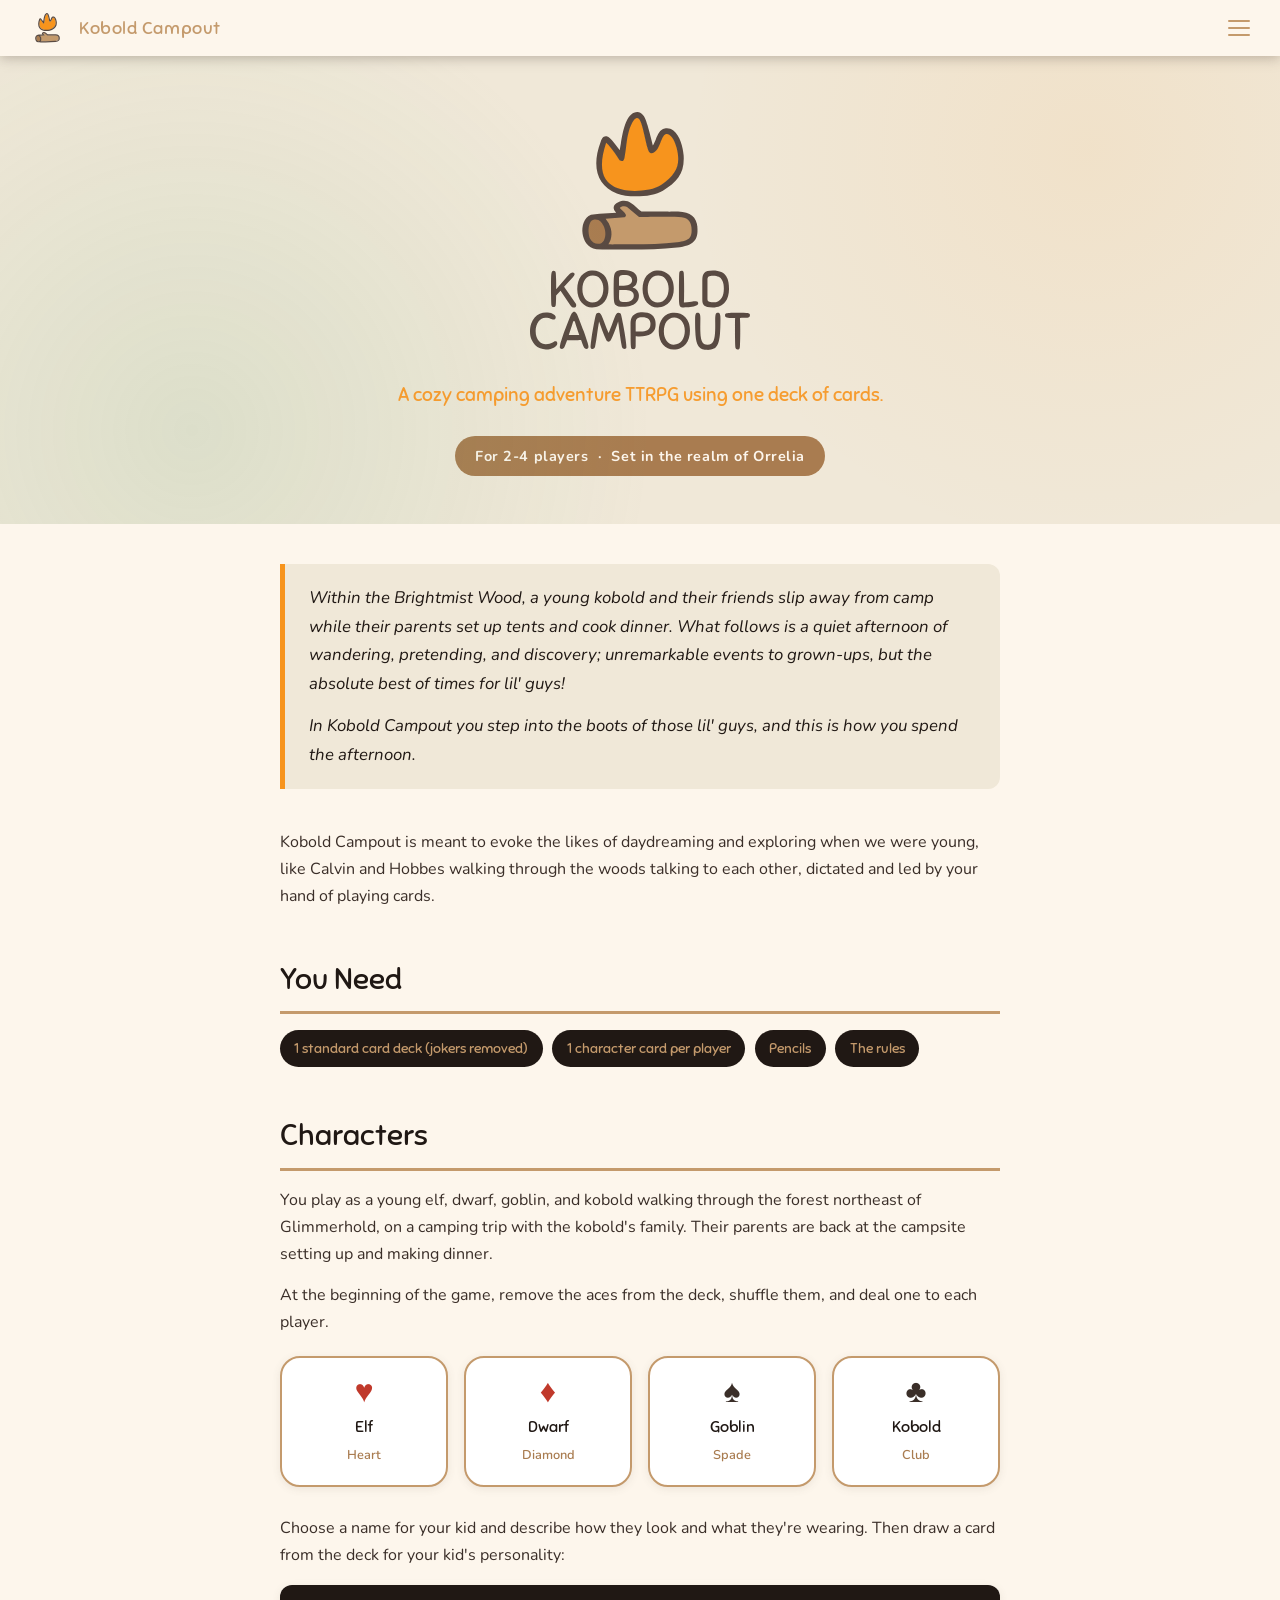
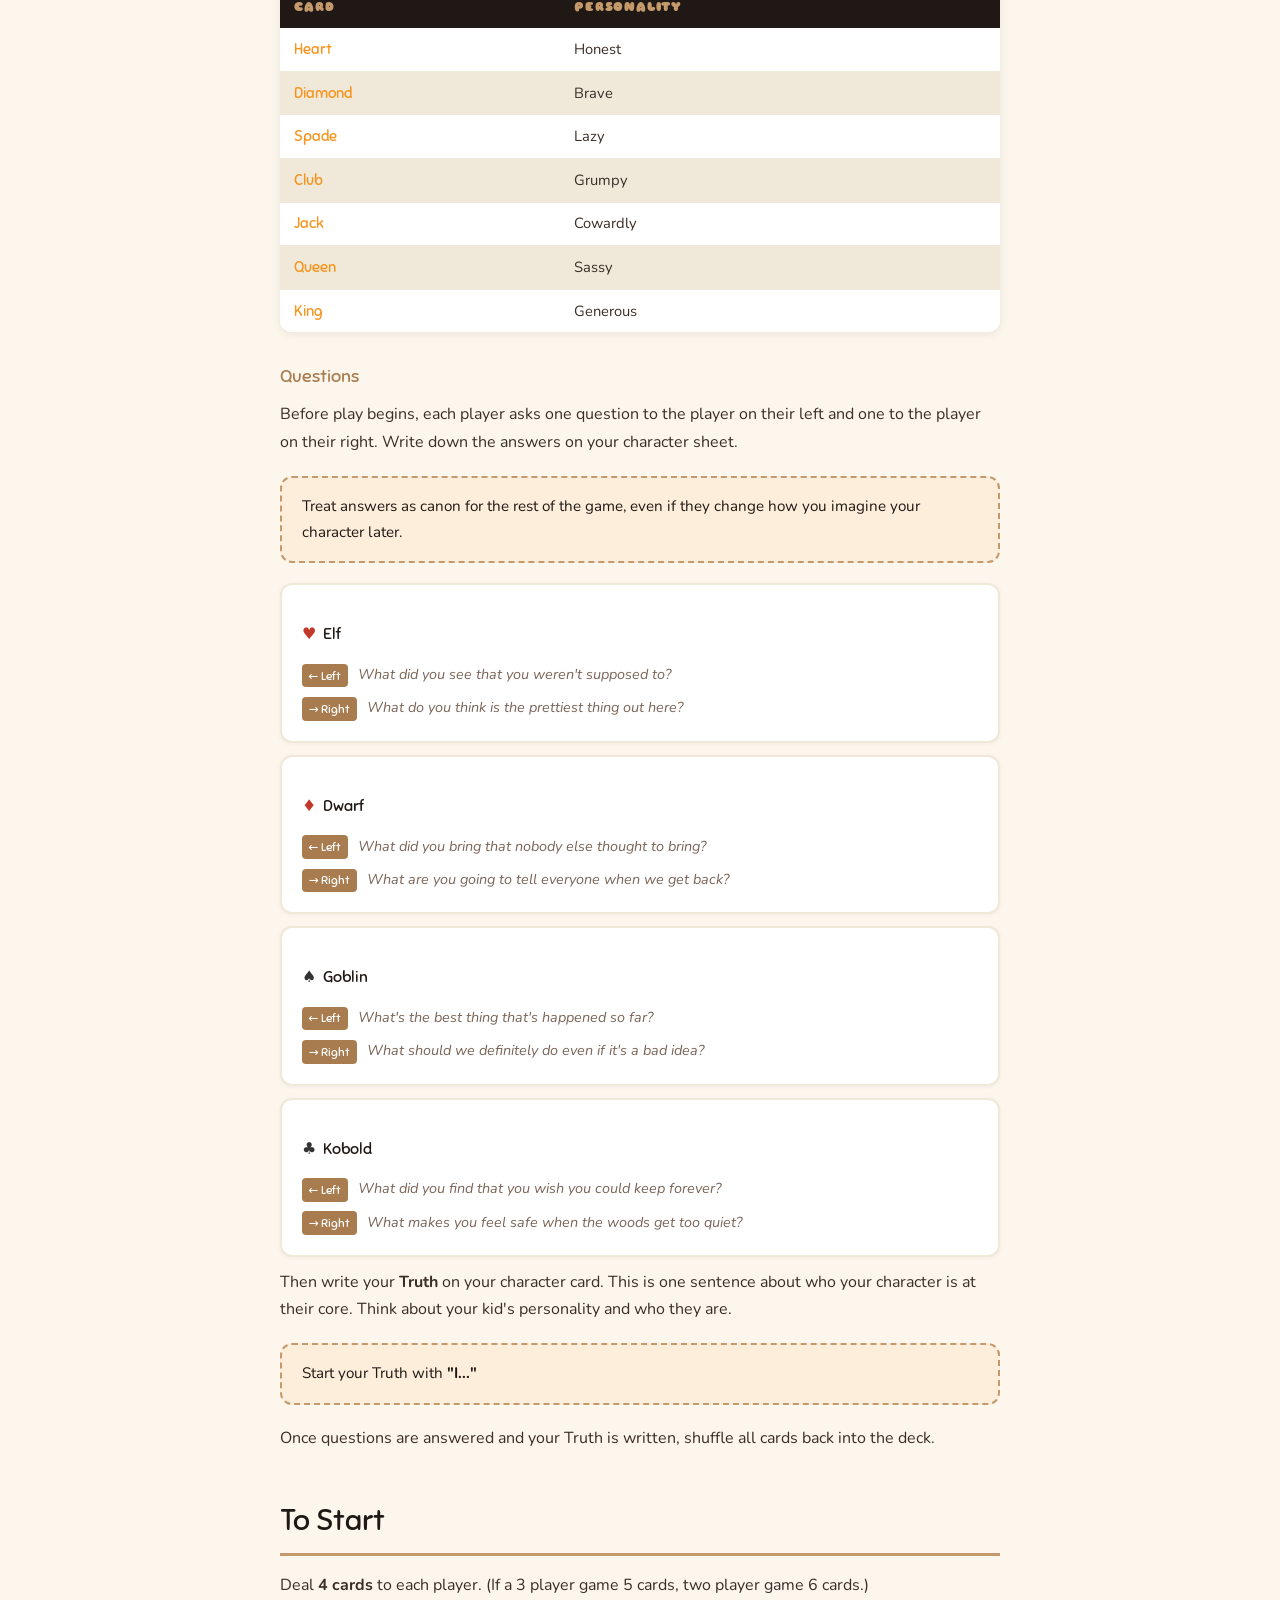
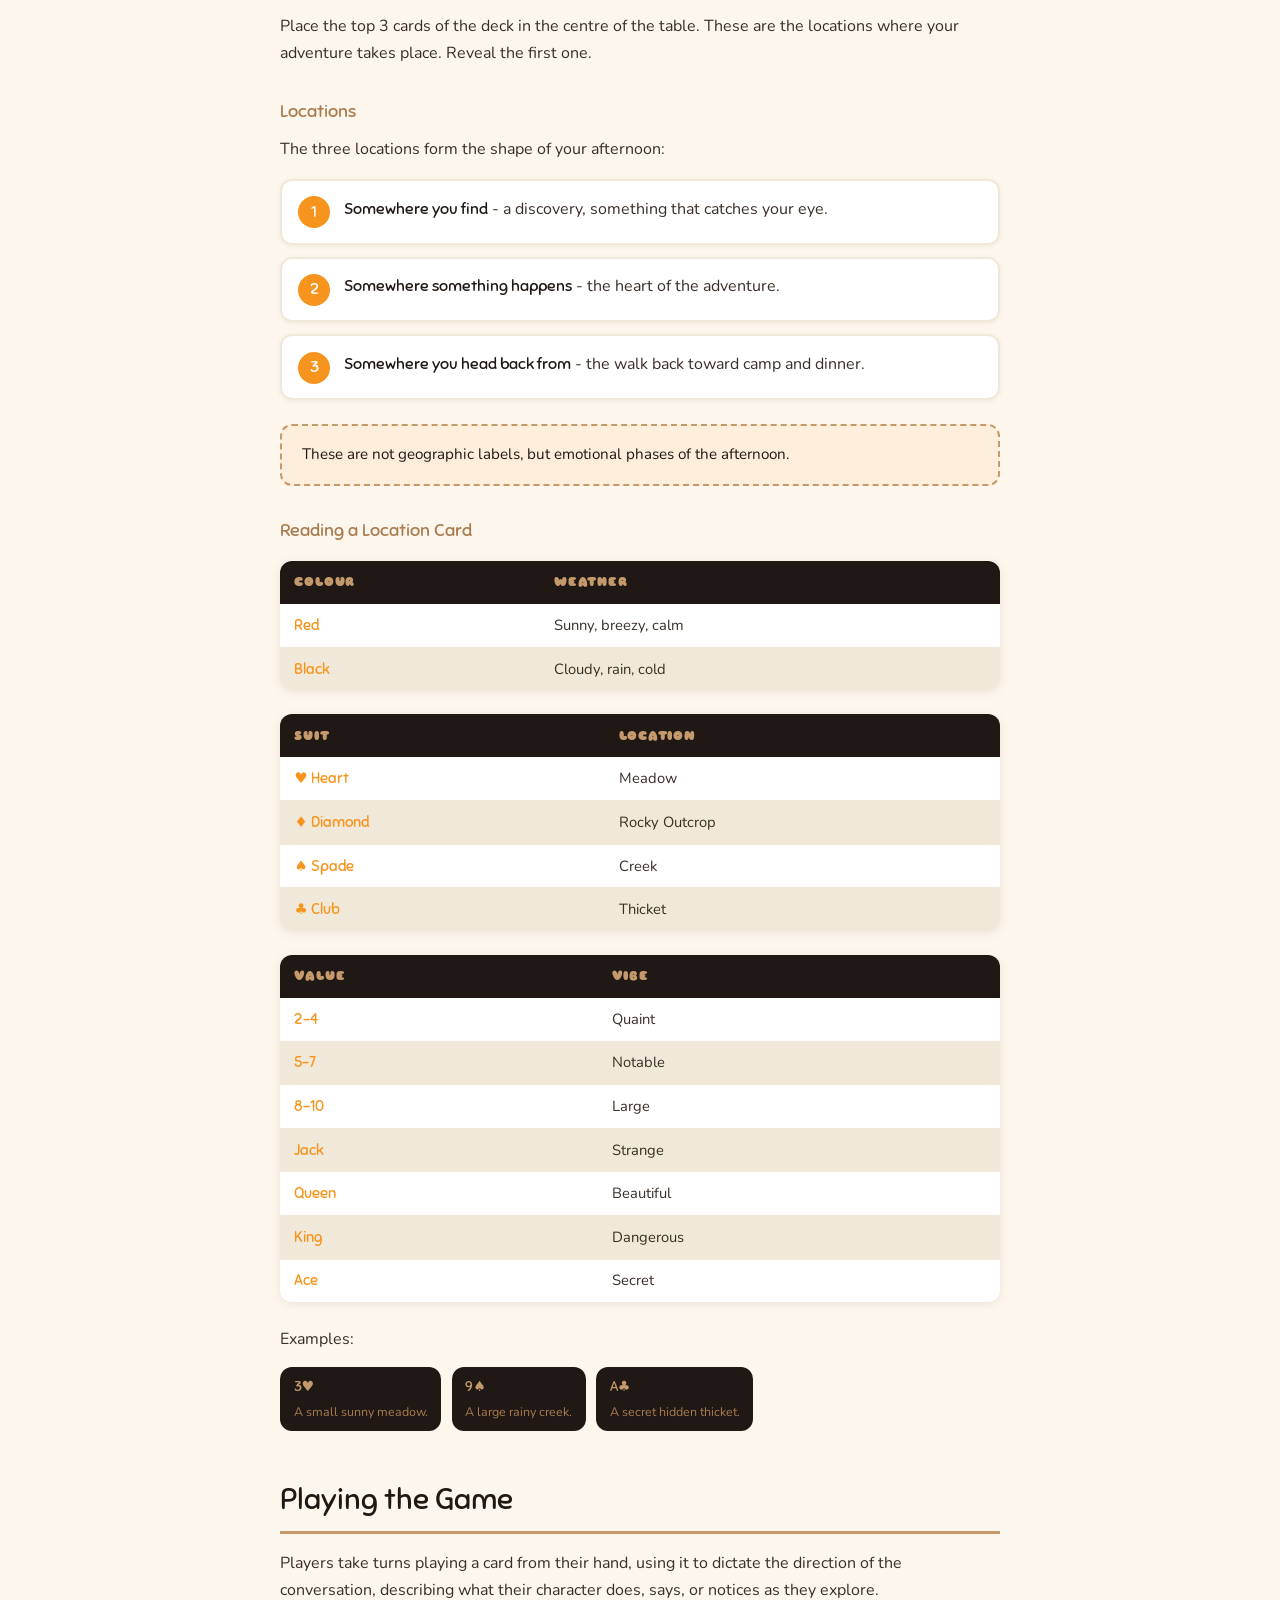
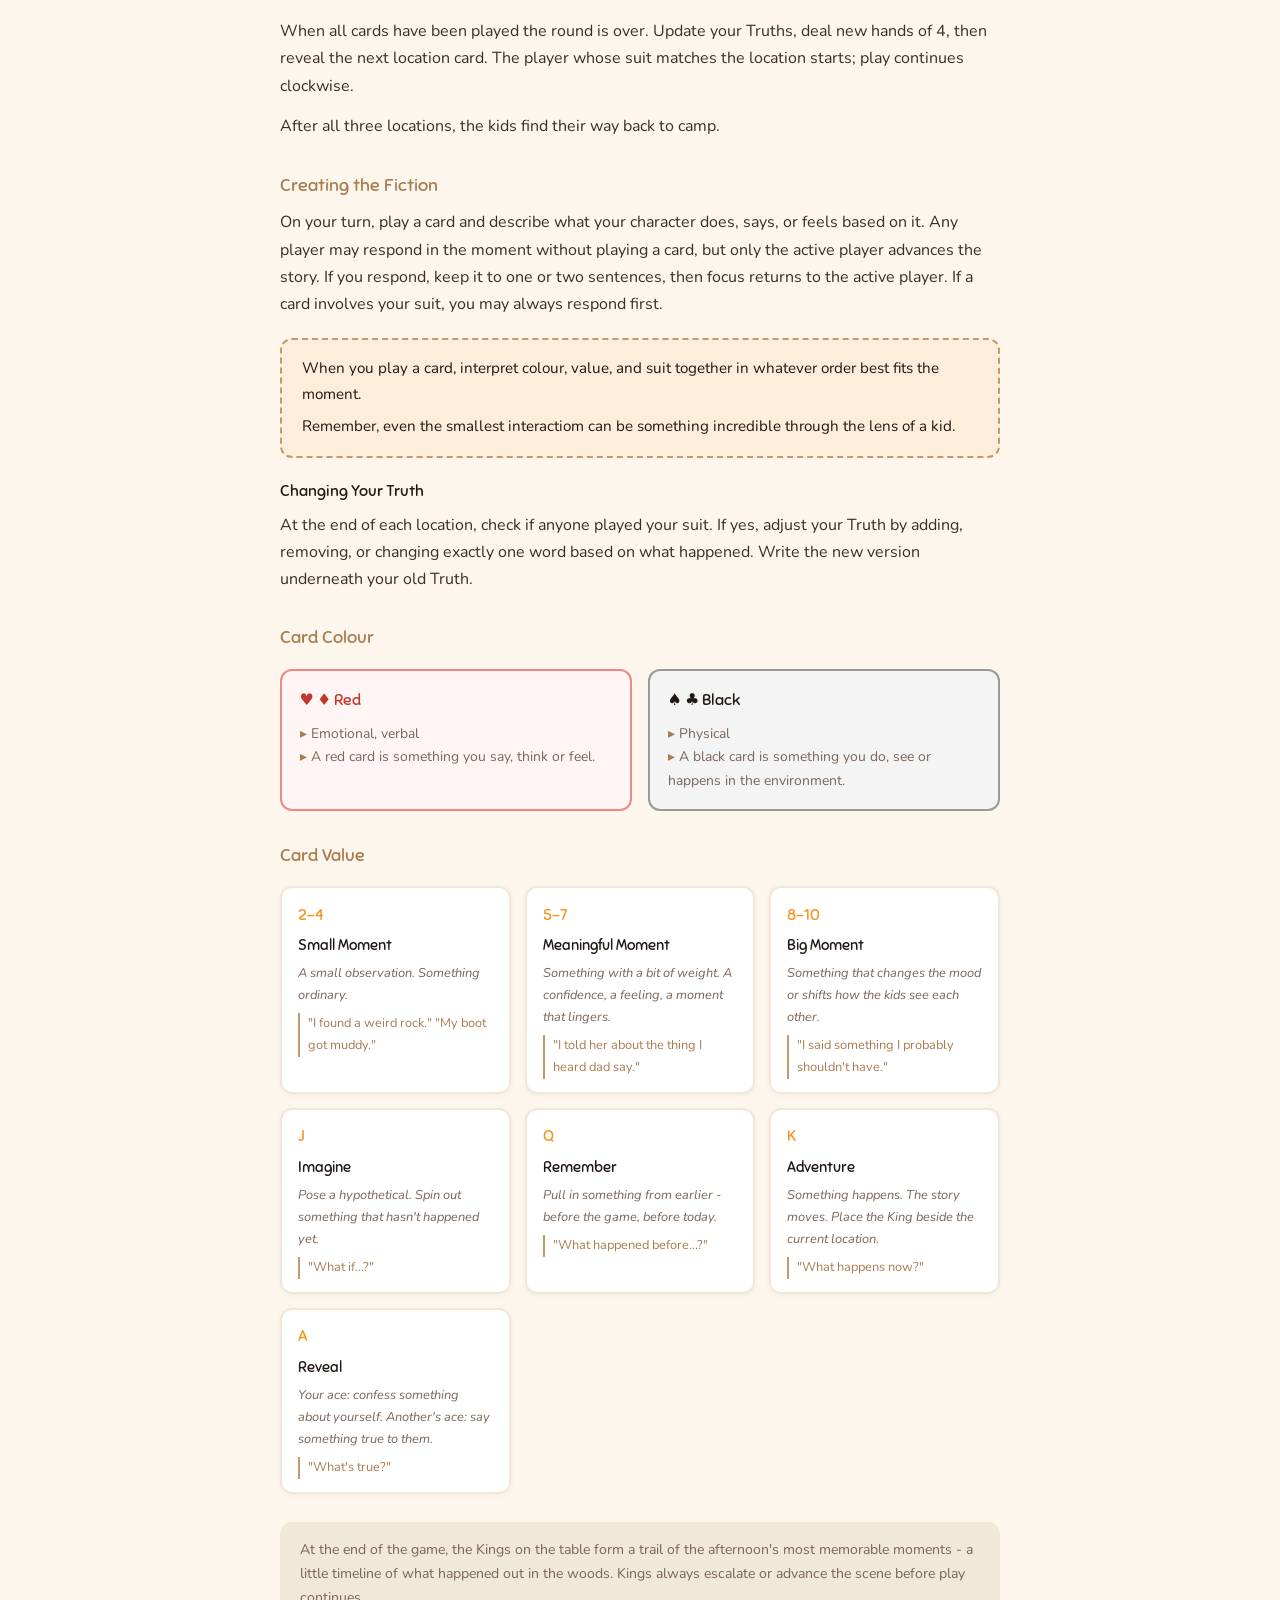
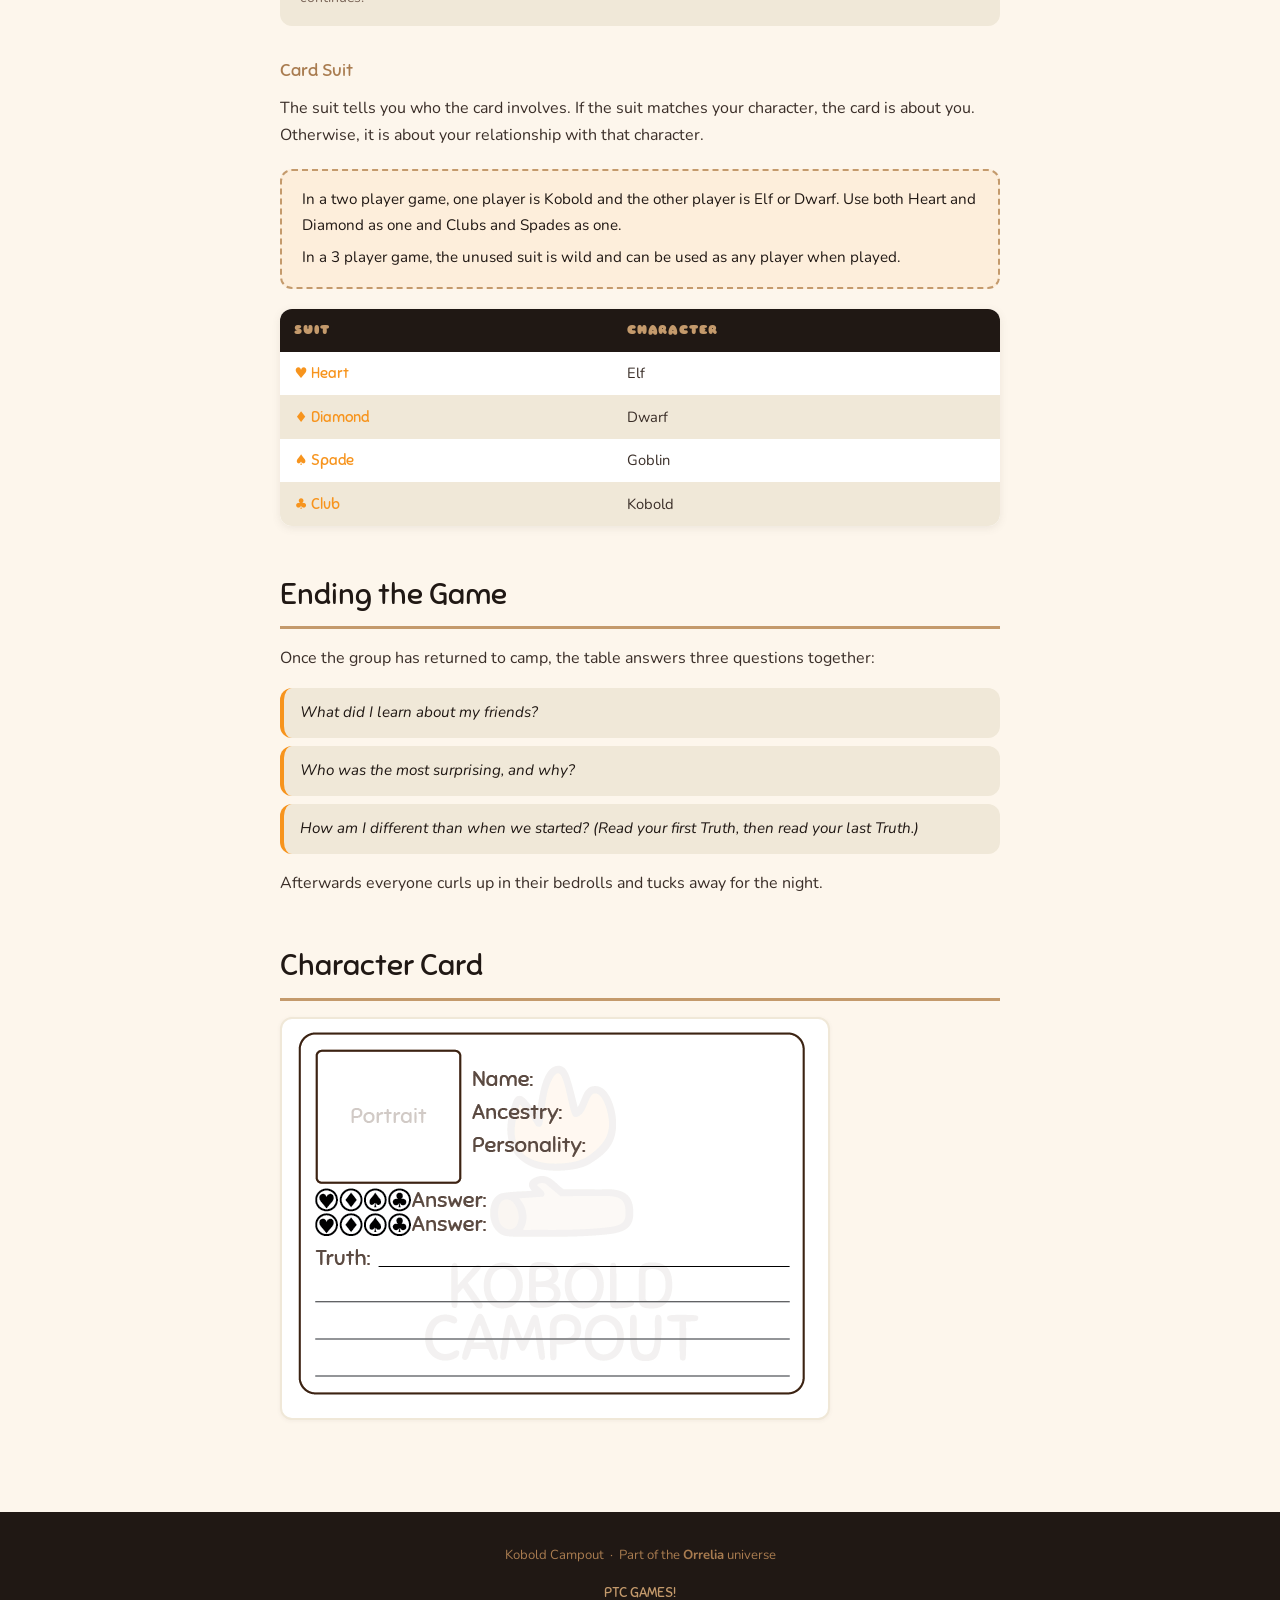
<file: kobcamp/index.html>
<!DOCTYPE html>
<html lang="en">
<head>
  <meta charset="UTF-8" />
  <meta name="viewport" content="width=device-width, initial-scale=1.0" />
  <title>Kobold Campout • A cozy camping adventure TTRPG</title>
  <link rel="preconnect" href="https://fonts.googleapis.com" />
  <link rel="preconnect" href="https://fonts.gstatic.com" crossorigin />
  <link href="https://fonts.googleapis.com/css2?family=Sniglet:wght@400;800&family=Nunito:ital,wght@0,400;0,600;0,700;1,400&display=swap" rel="stylesheet" />

  <style>
    :root {
      --bark:    #201814;
      --log:     #a97c50;
      --tan:     #c49a6c;
      --ember:   #f7941d;
      --sky:     #e8f4f0;
      --grass:   #4daa63;
      --leaf:    #2a8141;
      --cream:   #fdf6ec;
      --smoke:   #f0e8d8;
      --white:   #ffffff;
      --text:    #3a2e28;
      --muted:   #7a6558;
      --radius:  12px;
      --radius-lg: 20px;
    }

    *, *::before, *::after { box-sizing: border-box; margin: 0; padding: 0; }

    html { scroll-behavior: smooth; }

    body {
      font-family: 'Nunito', sans-serif;
      background-color: var(--cream);
      color: var(--text);
      font-size: 1rem;
      line-height: 1.7;
    }

    /* HEADER  */
    header {
      background-color: var(--cream);
      padding: 0 1.5rem;
      position: sticky;
      top: 0;
      z-index: 100;
      display: flex;
      align-items: center;
      justify-content: space-between;
      height: 56px;
      box-shadow: 0 2px 12px rgba(89,74,66,.35);
    }

    .header-logo {
      font-family: 'Sniglet', system-ui;
      font-size: 1.15rem;
      color: var(--tan);
      letter-spacing: .03em;
      text-decoration: none;
      display: flex;
      align-items: center;
      gap: .5rem;
    }

    .header-logo svg {
      height: 30px;
      width: auto;
    }

    /* hamburger */
    .menu-toggle {
      background: none;
      border: none;
      cursor: pointer;
      display: flex;
      flex-direction: column;
      gap: 5px;
      padding: 6px;
    }
    .menu-toggle span {
      display: block;
      width: 22px;
      height: 2px;
      background: var(--tan);
      border-radius: 2px;
      transition: all .25s;
    }

    /* nav drawer */
    .nav-drawer {
      position: fixed;
      top: 56px;
      right: 0;
      width: 260px;
      height: calc(100vh - 56px);
      background: var(--bark);
      padding: 1.5rem 1.25rem;
      transform: translateX(100%);
      transition: transform .3s ease;
      overflow-y: auto;
      z-index: 99;
      border-left: 3px solid var(--log);
    }
    .nav-drawer.open { transform: translateX(0); }

    .nav-label {
      font-family: 'Sniglet', system-ui;
      color: var(--ember);
      font-size: .75rem;
      letter-spacing: .15em;
      text-transform: uppercase;
      margin-bottom: .75rem;
    }

    .nav-drawer a {
      display: block;
      color: var(--tan);
      text-decoration: none;
      font-size: .9rem;
      padding: .35rem 0;
      border-bottom: 1px solid rgba(196,154,108,.12);
      transition: color .15s;
    }
    .nav-drawer a:hover { color: var(--ember); }
    .nav-drawer a.sub {
      padding-left: 1rem;
      font-size: .82rem;
      color: var(--log);
    }
    .nav-drawer a.sub:hover { color: var(--tan); }

    /* overlay */
    .overlay {
      display: none;
      position: fixed;
      inset: 0;
      background: rgba(0,0,0,.4);
      z-index: 98;
    }
    .overlay.open { display: block; }

    /* HERO */
    .hero {
      background: var(--smoke);
      padding: 3.5rem 1.5rem 3rem;
      text-align: center;
      position: relative;
      overflow: hidden;
    }

    /* little tree doodles */
    .hero::before {
      content: '';
      position: absolute;
      inset: 0;
      background-image:
        radial-gradient(circle at 15% 80%, rgba(107,170,122,.15) 0%, transparent 40%),
        radial-gradient(circle at 85% 20%, rgba(247,148,29,.08) 0%, transparent 35%);
      pointer-events: none;
    }

    .hero-logo {
      width: min(220px, 55vw);
      margin-bottom: 1.25rem;
    }

    .hero h1 {
      font-family: 'Sniglet', system-ui;
      font-weight: 400;
      font-size: clamp(2rem, 6vw, 3.2rem);
      color: var(--tan);
      line-height: 1.1;
      margin-bottom: .5rem;
    }

    .hero-sub {
      font-family: 'Sniglet', system-ui;
      font-weight: 400;
      color: var(--ember);
      font-size: clamp(.95rem, 2.5vw, 1.2rem);
      margin-bottom: 1.5rem;
      opacity: .9;
    }

    .hero-tagline {
      background: var(--log);
      color: var(--cream);
      display: inline-block;
      padding: .5rem 1.25rem;
      border-radius: 999px;
      font-size: .9rem;
      font-weight: 700;
      letter-spacing: .04em;
    }

    /* MAIN */
    main {
      max-width: 760px;
      margin: 0 auto;
      padding: 2.5rem 1.25rem 4rem;
    }

    /* FLAVOUR */
    .flavour {
      background: var(--smoke);
      border-left: 5px solid var(--ember);
      border-radius: 0 var(--radius) var(--radius) 0;
      padding: 1.25rem 1.5rem;
      margin-bottom: 2.5rem;
      font-style: italic;
      color: var(--bark);
      font-size: 1.05rem;
      position: relative;
    }

    /* HEADINGS */
    h2 {
      font-family: 'Sniglet', system-ui;
      font-weight: 400;
      color: var(--bark);
      font-size: clamp(1.4rem, 4vw, 1.85rem);
      margin: 2.75rem 0 1rem;
      padding-bottom: .4rem;
      border-bottom: 3px solid var(--tan);
      display: flex;
      align-items: center;
      gap: .5rem;
    }

    h2 .icon {
      font-size: 1.3rem;
    }

    h3 {
      font-family: 'Sniglet', system-ui;
      font-weight: 400;
      color: var(--log);
      font-size: 1.15rem;
      margin: 1.75rem 0 .6rem;
    }

    h4 {
      font-family: 'Sniglet', system-ui;
      font-weight: 400;
      color: var(--bark);
      font-size: 1rem;
      margin: 1.25rem 0 .4rem;
    }

    p { margin-bottom: .85rem; }
    p:last-child { margin-bottom: 0; }

    /* CALLOUT */
    blockquote {
      background: rgba(247,148,29,.08);
      border: 2px dashed var(--tan);
      border-radius: var(--radius);
      padding: 1rem 1.25rem;
      margin: 1.25rem 0;
      color: var(--bark);
      font-size: .95rem;
    }

    blockquote p { margin-bottom: .4rem; }

    /* TABLES */
    .table-wrap {
      overflow-x: auto;
      margin: 1rem 0 1.5rem;
      border-radius: var(--radius);
      box-shadow: 0 2px 8px rgba(89,74,66,.1);
    }

    table {
      width: 100%;
      border-collapse: collapse;
      font-size: .92rem;
      background: var(--white);
    }

    th {
      background: var(--bark);
      color: var(--tan);
      font-family: 'Sniglet', system-ui;
      font-size: .82rem;
      letter-spacing: .06em;
      text-transform: uppercase;
      padding: .65rem .9rem;
      text-align: left;
    }

    td {
      padding: .55rem .9rem;
      border-bottom: 1px solid var(--smoke);
      vertical-align: top;
    }

    tr:last-child td { border-bottom: none; }

    tr:nth-child(even) td { background: var(--smoke); }

    td:first-child {
      font-family: 'Sniglet', system-ui;
      color: var(--ember);
      white-space: nowrap;
    }

    /* CARD GRID */
    .card-grid {
      display: grid;
      grid-template-columns: repeat(auto-fill, minmax(160px, 1fr));
      gap: 1rem;
      margin: 1.25rem 0 1.75rem;
    }

    .char-card {
      background: var(--white);
      border-radius: var(--radius-lg);
      border: 2px solid var(--tan);
      padding: 1.1rem 1rem;
      text-align: center;
      box-shadow: 0 2px 8px rgba(89,74,66,.1);
      transition: transform .15s, box-shadow .15s;
    }
    .char-card:hover {
      transform: translateY(-3px);
      box-shadow: 0 6px 18px rgba(89,74,66,.18);
    }

    .char-card .suit {
      font-size: 2rem;
      display: block;
      margin-bottom: .4rem;
      line-height: 1;
    }

    .char-card .char-name {
      font-family: 'Sniglet', system-ui;
      font-weight: 400;
      color: var(--bark);
      font-size: 1rem;
      margin-bottom: .25rem;
    }

    .char-card .char-suit-label {
      color: var(--log);
      font-size: .8rem;
      font-weight: 600;
    }

    /* LOCATION PHASES */
    .phase-list {
      list-style: none;
      counter-reset: phase;
      margin: 1rem 0 1.5rem;
      display: flex;
      flex-direction: column;
      gap: .75rem;
    }

    .phase-list li {
      counter-increment: phase;
      display: flex;
      gap: .9rem;
      align-items: flex-start;
      background: var(--white);
      border-radius: var(--radius);
      padding: .9rem 1rem;
      border: 2px solid var(--smoke);
      box-shadow: 0 1px 4px rgba(89,74,66,.08);
    }

    .phase-list li::before {
      content: counter(phase);
      min-width: 32px;
      height: 32px;
      background: var(--ember);
      color: var(--white);
      font-family: 'Sniglet', system-ui;
      font-size: 1rem;
      border-radius: 50%;
      display: flex;
      align-items: center;
      justify-content: center;
      flex-shrink: 0;
      margin-top: .05rem;
    }

    .phase-list li strong {
      color: var(--bark);
      font-family: 'Sniglet', system-ui;
      font-weight: 400;
    }

    /* CARD COLOUR BLOCKS */
    .colour-grid {
      display: grid;
      grid-template-columns: 1fr 1fr;
      gap: 1rem;
      margin: 1rem 0 1.5rem;
    }

    .colour-block {
      border-radius: var(--radius);
      padding: 1rem 1.1rem;
      font-size: .92rem;
    }

    .colour-block.red {
      background: #fff5f5;
      border: 2px solid #e88;
    }
    .colour-block.black {
      background: #f4f4f4;
      border: 2px solid #999;
    }

    .colour-block h4 {
      margin: 0 0 .5rem;
      font-size: 1rem;
    }
    .red { color: #c0392b; }
    .black { color: #333; }

    .colour-block ul {
      list-style: none;
      font-size: .87rem;
      color: var(--muted);
    }
    .colour-block ul li::before { content: '▸ '; color: var(--log); }

    /* VALUE CARDS GRID */
    .value-grid {
      display: grid;
      grid-template-columns: repeat(auto-fill, minmax(200px, max-content));
      gap: .85rem;
      margin: 1rem 0 1.75rem;
    }

    .value-card {
      background: var(--white);
      border-radius: var(--radius);
      border: 2px solid var(--smoke);
      padding: .85rem 1rem;
      box-shadow: 0 1px 4px rgba(89,74,66,.06);
    }

    .value-card .vc-label {
      font-family: 'Sniglet', system-ui;
      font-weight: 400;
      color: var(--ember);
      font-size: 1rem;
      margin-bottom: .2rem;
    }

    .value-card .vc-name {
      font-family: 'Sniglet', system-ui;
      font-weight: 400;
      color: var(--bark);
      font-size: .95rem;
      margin-bottom: .35rem;
    }

    .value-card .vc-hint {
      color: var(--muted);
      font-size: .8rem;
      font-style: italic;
      margin-bottom: .4rem;
    }

    .value-card .vc-example {
      font-size: .8rem;
      color: var(--log);
      border-left: 2px solid var(--tan);
      padding-left: .5rem;
    }

    /* QUESTIONS */
    .question-block {
      background: var(--white);
      border-radius: var(--radius);
      border: 2px solid var(--smoke);
      padding: 1rem 1.25rem;
      margin-bottom: .75rem;
      box-shadow: 0 1px 4px rgba(89,74,66,.06);
    }

    .question-block h4 {
      margin-bottom: .6rem;
      display: flex;
      align-items: center;
      gap: .4rem;
    }

    .question-block ul {
      list-style: none;
      font-size: .9rem;
    }

    .question-block ul li {
      padding: .25rem 0;
      color: var(--bark);
    }

    .question-block ul li span.dir {
      font-size: .75rem;
      font-family: 'Sniglet', system-ui;
      font-weight: 400;
      color: var(--white);
      background: var(--log);
      border-radius: 4px;
      padding: .1rem .4rem;
      margin-right: .4rem;
      display: inline-block;
      vertical-align: middle;
    }

    .question-block ul li em {
      color: var(--muted);
    }

    /* PILLS */
    .pill {
      display: inline-block;
      padding: .2rem .65rem;
      border-radius: 999px;
      font-size: .78rem;
      font-family: 'Sniglet', system-ui;
      letter-spacing: .04em;
      margin-right: .25rem;
    }
    .pill-bark  { background: var(--bark);  color: var(--tan); }
    .pill-ember { background: var(--ember); color: var(--white); }
    .pill-grass { background: var(--grass); color: var(--white); }

    /* YOU NEED */
    .needs-list {
      list-style: none;
      display: flex;
      flex-wrap: wrap;
      gap: .6rem;
      margin: .75rem 0 1.5rem;
    }
    .needs-list li {
      background: var(--bark);
      color: var(--tan);
      font-family: 'Sniglet', system-ui;
      font-weight: 400;
      font-size: .88rem;
      padding: .4rem .9rem;
      border-radius: 999px;
      display: flex;
      align-items: center;
      gap: .35rem;
    }

    /* ENDING QUESTIONS */
    .end-questions {
      list-style: none;
      margin: 1rem 0;
      display: flex;
      flex-direction: column;
      gap: .5rem;
    }
    .end-questions li {
      background: var(--smoke);
      border-radius: var(--radius);
      padding: .75rem 1rem;
      font-style: italic;
      color: var(--bark);
      border-left: 4px solid var(--ember);
      font-size: .95rem;
    }

    /* FOOTER */
    footer {
      background: var(--bark);
      color: var(--log);
      text-align: center;
      padding: 2rem 1.5rem;
      font-size: .82rem;
      line-height: 1.8;
    }

    footer a {
      color: var(--tan);
      text-decoration: none;
    }
    footer a:hover { color: var(--ember); }

    .footer-links {
      display: flex;
      justify-content: center;
      gap: 1.5rem;
      flex-wrap: wrap;
      margin-top: .75rem;
      font-family: 'Sniglet', system-ui;
      font-weight: 400;
      font-size: .88rem;
    }

    /* LOCATION EXAMPLE CARD */
    .loc-examples {
      display: flex;
      flex-wrap: wrap;
      gap: .65rem;
      margin: .75rem 0 1.25rem;
    }

    .loc-chip {
      background: var(--bark);
      color: var(--tan);
      border-radius: var(--radius);
      padding: .5rem .85rem;
      font-family: 'Sniglet', system-ui;
      font-size: .88rem;
    }
    .loc-chip em {
      display: block;
      font-family: 'Nunito', sans-serif;
      color: var(--log);
      font-size: .78rem;
      font-style: normal;
      margin-top: .15rem;
    }

    /* KINGS NOTE */
    .kings-note {
      background: var(--smoke);
      border-radius: var(--radius);
      padding: 1rem 1.25rem;
      margin: 1rem 0 1.5rem;
      font-size: .88rem;
      color: var(--muted);
      display: flex;
      gap: .75rem;
      align-items: flex-start;
    }
    .kings-note .crown { font-size: 1.4rem; flex-shrink: 0; }
    .charcard {width: 550px;}

    @media (max-width: 520px) {
      .colour-grid { grid-template-columns: 1fr; }
      .card-grid { grid-template-columns: repeat(2, 1fr); }
      .charcard {width: 90vw;}
      img { width: 80vw;}
    }
  </style>
</head>
<body>

<!-- HEADER -->
<header>
  <a class="header-logo" href="#top">
    <svg xmlns="http://www.w3.org/2000/svg" viewBox="0 0 94.05 60" role="img" aria-label="Kobold Campout logo">
      <defs>
        <style>.c1{fill:#c49a6c}.c2{fill:#594a42}.c3{fill:#a97c50}.c4{fill:#f7941d}</style>
      </defs>
      <g><path class="c1" d="M69.38,49.26c-.3-3.25-1.96-4.63-5.83-4.81-3.42-.16-7.07.01-10.5-.02-2.1-.02-4.2.12-6.31.05l-5.02-4.22c-1.2-.61-3.37-.39-3.79.86.41.69,3.77,2.77,2.36,3.52l-8.66.6,1.79,2.66c1.45,2.83,1.47,6.3-.61,8.9,1.96.24,3.95.05,5.92.07,7.81.09,16.39.04,24.15-.85,5.5-.63,6.93-1.98,6.49-6.79Z"/><path class="c3" d="M27.43,45.63c2.32-.4,3.54,1.31,4.34,2.88.95,1.89,1.22,4.55.21,6.45-1.53,2.9-5.36,1.96-6.62-.59-1.01-2.02-1.37-8.16,2.07-8.75Z"/><path class="c2" d="M71.58,49.2c-.4-4.4-2.92-6.46-8.2-6.67-.77-.03-1.53.01-2.27.05-.94.05-1.83.1-2.75,0l-10.7-.04c-.72-.47-1.39-1.08-2.1-1.73-2.02-1.83-4.31-3.91-7.83-2.25-1.21.57-1.87,1.3-1.96,2.15-.08.75.3,1.55,1.09,2.33-1.17.1-2.37.16-3.53.21-2.38.12-4.85.23-7.25.72-3.05,1.16-4.02,4.95-3.62,7.98.37,2.84,2.15,6.3,5.92,6.68,1.61.16,3.35.2,5.09.2.85,0,1.7,0,2.54-.02,1.05-.01,2.08-.02,3.06-.02,7.36.05,15.88.03,23.85-.85,6.9-.75,9.16-3.05,8.63-8.77ZM28.08,45.94c1.74,0,2.7,1.43,3.35,2.73.81,1.62,1.22,4.21.22,6.11-.55,1.04-1.48,1.63-2.59,1.59-1.36-.02-2.74-.91-3.37-2.17-.68-1.37-1.05-4.76-.04-6.75.42-.83,1.04-1.32,1.83-1.46.21-.04.4-.05.59-.05ZM33.74,47.72l-1.42-2.13,8.01-.56.15-.04c.4-.21.51-.51.54-.72.09-.8-.97-1.71-1.9-2.51-.27-.24-.57-.5-.74-.67.17-.29.46-.46.7-.56.73-.3,1.8-.26,2.41.04l5.12,4.3h.13c1.21.04,2.43.01,3.62-.01.9-.02,1.8-.04,2.7-.03,1.3.01,2.64,0,3.98-.02,2.16-.03,4.4-.06,6.51.04,3.65.17,5.19,1.43,5.47,4.47.41,4.52-.8,5.77-6.16,6.38-7.82.9-16.57.93-24.1.84-.65,0-1.3,0-1.96.03-1.08.03-2.19.05-3.28-.03,1.67-2.5,1.78-5.8.23-8.8Z"/></g><path class="c4" d="M57.81,9.3c2.77-.94,4.48,3.71,5.02,5.73,2.02,7.63-.07,11.67-6.54,16.29-3.45,2.45-10.31,2.98-14.43,2.49-13.27-1.57-12.64-11.55-9.45-21.08l1.32,1.24c1.71,2.03,3.31,4.15,4.66,6.45,1.12.67,1.52.14,1.73-.94.97-4.96.85-10.52,3.36-15.16.7-1.28,1.96-3,3.3-1.47,1.73,1.98,2.81,10.74,4.09,13.73.72,1.69,2.51.13,3.22-.77,1.19-1.49,2.24-6,3.72-6.51Z"/><path class="c2" d="M65.67,18.44c-.2-3.03-1.53-8.32-4.37-10.48-1.12-.85-2.36-1.14-3.71-.87-2.12.44-2.97,2.53-3.78,4.55-.41,1-.79,1.96-1.31,2.67-.21-.84-.42-1.68-.63-2.52-.49-1.99-1-4.05-1.6-6.04l-.06-.2c-.56-1.88-1.32-4.45-3.07-5.28-.79-.38-1.7-.36-2.72.06-3.63,1.5-4.81,8.53-5.58,13.18-.17,1.02-.32,1.91-.47,2.6-.02.07-.03.14-.04.21,0,.02,0,.03,0,.05-.22-.28-.48-.65-.77-1.05-1.4-1.92-3.31-4.54-4.52-4.86-1.79-.49-2.39,1.08-2.82,2.22-4.04,10.66-1.52,18.73,6.91,22.16,1.99.81,5.01,1.23,8.17,1.23,4.3,0,8.86-.78,11.51-2.43,6.15-3.83,9.38-7.39,8.87-15.2ZM56.17,31.12c-3.45,2.45-10.41,2.9-14.26,2.45-4.65-.55-7.88-2.2-9.6-4.92-2.14-3.37-2.06-8.44.24-15.46l1.01.95c1.96,2.32,3.43,4.36,4.64,6.42l.09.09c.55.33.99.41,1.34.26.49-.22.66-.84.77-1.36.29-1.49.49-3.05.68-4.57.45-3.59.92-7.3,2.66-10.52.66-1.2,1.31-1.87,1.89-1.94.33-.04.66.13,1,.51.98,1.12,1.79,4.74,2.51,7.94.52,2.31,1.01,4.49,1.54,5.73.28.66.71.85,1.02.89.97.13,2.1-.95,2.62-1.61.5-.62.95-1.7,1.43-2.85.65-1.55,1.39-3.31,2.17-3.58.54-.19,1.05-.14,1.56.13,1.87,1,2.94,4.7,3.14,5.43,1.9,7.18.28,11.22-6.44,16.02Z"/>
    </svg>
    Kobold Campout
  </a>
  <button class="menu-toggle" id="menuBtn" aria-label="Open navigation">
    <span></span><span></span><span></span>
  </button>
</header>

<!-- NAV DRAWER -->
<nav class="nav-drawer" id="navDrawer">
  <div class="nav-label">☰ Trail Map</div>
  <a href="#intro">The Game</a>
  <a href="#you-need">What You Need</a>
  <a href="#characters">Characters</a>
  <a href="#questions" class="sub">▸ Questions</a>
  <a href="#to-start">To Start</a>
  <a href="#locations" class="sub">▸ Locations</a>
  <a href="#playing">Playing the Game</a>
  <a href="#fiction" class="sub">▸ Creating the Fiction</a>
  <a href="#colour" class="sub">▸ Card Colour</a>
  <a href="#value" class="sub">▸ Card Value</a>
  <a href="#suit" class="sub">▸ Card Suit</a>
  <a href="#ending">Ending the Game</a>
</nav>
<div class="overlay" id="overlay"></div>

<!-- HERO -->
<div id="top" class="hero">
  <svg class="hero-logo" xmlns="http://www.w3.org/2000/svg" viewBox="0 0 94.05 101.69" role="img" aria-label="Kobold Campout logo">
    <defs><style>.hc1{fill:#c49a6c}.hc2{fill:#594a42}.hc3{fill:#a97c50}.hc4{fill:#f7941d}</style></defs>
    <g><g><path class="hc2" d="M9.09,81.95c-.03-.53-.05-1.08-.06-1.65,0-.57-.02-1.19-.03-1.85-.01-.66-.02-1.38-.02-2.15v-2.58c0-1.04,0-1.93.02-2.67.01-.74.06-1.35.12-1.81.07-.47.17-.81.32-1.03.15-.22.35-.33.62-.33.25,0,.47.08.66.24.19.16.3.54.33,1.12.03.53.05,1,.07,1.41.01.41.03.82.04,1.22.01.4.02.82.02,1.25v2.61l4.71-5.39c.62-.7,1.09-1.17,1.43-1.4.34-.23.63-.34.88-.34.29,0,.51.07.65.22.14.15.21.33.21.55,0,.09-.01.18-.04.26-.03.09-.09.21-.19.36-.1.15-.24.34-.43.57-.19.23-.45.52-.77.87l-3.06,3.32,4.82,6.86c.12.16.21.33.27.51s.1.34.1.51c0,.28-.08.51-.23.69-.15.18-.42.27-.8.27-.31,0-.58-.08-.82-.25-.24-.17-.47-.41-.67-.74l-4.18-6.18-1.89,2.07c-.01.56-.03,1.11-.04,1.67-.01.56-.04,1.14-.07,1.76-.02.35-.05.62-.1.81-.05.19-.12.34-.21.44s-.19.17-.3.19c-.11.02-.24.03-.39.03-.26,0-.48-.09-.66-.27-.18-.18-.28-.58-.31-1.18Z"/><path class="hc2" d="M26.53,83.53c-.88,0-1.7-.18-2.47-.53s-1.44-.86-2.01-1.53c-.57-.67-1.02-1.48-1.35-2.45-.33-.97-.5-2.07-.5-3.3,0-1.16.14-2.22.43-3.19.29-.97.71-1.8,1.28-2.51.56-.7,1.27-1.25,2.1-1.64s1.8-.58,2.9-.58c.89,0,1.75.16,2.55.48.81.32,1.51.81,2.12,1.45.61.65,1.09,1.45,1.44,2.42.35.97.53,2.1.53,3.39,0,1.07-.14,2.09-.43,3.06-.29.97-.72,1.81-1.3,2.54s-1.31,1.31-2.19,1.74c-.88.43-1.91.65-3.1.65ZM26.58,81.46c.81,0,1.51-.17,2.11-.49.6-.33,1.1-.77,1.5-1.31s.69-1.17.88-1.88c.19-.71.29-1.44.29-2.19,0-.91-.12-1.72-.36-2.43-.24-.71-.57-1.31-.98-1.79-.41-.48-.89-.85-1.43-1.11-.54-.26-1.12-.38-1.74-.38-.73,0-1.38.15-1.92.46-.55.31-1.01.73-1.39,1.25s-.66,1.15-.85,1.86c-.19.71-.29,1.47-.29,2.28,0,.87.11,1.65.33,2.36.22.71.52,1.32.89,1.81.37.5.82.88,1.33,1.16s1.06.41,1.63.41Z"/><path class="hc2" d="M39.78,83.31c-.82,0-1.48-.07-1.98-.2-.5-.13-.88-.32-1.16-.56-.27-.24-.45-.54-.55-.89-.1-.35-.17-.75-.21-1.19-.04-.51-.08-1.19-.1-2.04-.02-.84-.03-1.72-.03-2.63,0-.44,0-.91.01-1.4,0-.49.01-.98.02-1.45,0-.48.02-.92.03-1.33.01-.41.04-.76.07-1.06.04-.45.12-.87.22-1.23.1-.37.3-.68.58-.95.29-.26.69-.47,1.21-.6.52-.14,1.21-.21,2.08-.21,1.97,0,3.44.36,4.41,1.09.98.73,1.46,1.76,1.46,3.09,0,.69-.15,1.33-.45,1.91-.3.59-.82,1.03-1.55,1.32.41.07.78.23,1.12.46.34.23.63.52.87.85.24.33.42.7.55,1.1.12.4.19.81.19,1.22,0,.53-.11,1.07-.33,1.62-.22.55-.59,1.05-1.12,1.51-.53.45-1.23.83-2.1,1.12s-1.95.44-3.24.44ZM40.3,69.67c-.48,0-.88.04-1.18.12-.3.08-.53.19-.68.32-.15.13-.26.29-.31.48-.05.19-.08.4-.08.62v3.08c.21.01.42.02.65.02h.65c.53,0,1.04-.04,1.55-.11s.96-.2,1.38-.37c.41-.18.74-.42.99-.73.25-.31.37-.7.37-1.19,0-.66-.27-1.2-.8-1.62-.54-.42-1.38-.63-2.54-.63ZM44.37,78.56c0-.53-.12-.95-.36-1.28s-.55-.57-.94-.74c-.38-.17-.81-.28-1.28-.34-.47-.06-.94-.09-1.41-.09h-1.14c-.4,0-.76,0-1.1.02-.01.31-.03.62-.04.95-.01.32-.03.63-.03.91,0,.29-.01.54-.01.75v.45c0,.4.03.73.09.99s.17.48.33.64c.16.16.39.27.69.34.3.07.69.1,1.15.1,1.29,0,2.29-.23,2.99-.68.7-.45,1.06-1.13,1.06-2.02Z"/><path class="hc2" d="M54.45,83.53c-.88,0-1.7-.18-2.47-.53s-1.44-.86-2.01-1.53c-.57-.67-1.02-1.48-1.35-2.45-.33-.97-.5-2.07-.5-3.3,0-1.16.14-2.22.43-3.19.29-.97.71-1.8,1.28-2.51.56-.7,1.27-1.25,2.1-1.64s1.8-.58,2.9-.58c.89,0,1.75.16,2.55.48.81.32,1.51.81,2.12,1.45.61.65,1.09,1.45,1.44,2.42.35.97.53,2.1.53,3.39,0,1.07-.14,2.09-.43,3.06-.29.97-.72,1.81-1.3,2.54s-1.31,1.31-2.19,1.74c-.88.43-1.91.65-3.1.65ZM54.49,81.46c.81,0,1.51-.17,2.11-.49.6-.33,1.1-.77,1.5-1.31s.69-1.17.88-1.88c.19-.71.29-1.44.29-2.19,0-.91-.12-1.72-.36-2.43-.24-.71-.57-1.31-.98-1.79-.41-.48-.89-.85-1.43-1.11-.54-.26-1.12-.38-1.74-.38-.73,0-1.38.15-1.92.46-.55.31-1.01.73-1.39,1.25s-.66,1.15-.85,1.86c-.19.71-.29,1.47-.29,2.28,0,.87.11,1.65.33,2.36.22.71.52,1.32.89,1.81.37.5.82.88,1.33,1.16s1.06.41,1.63.41Z"/><path class="hc2" d="M65.87,77.17v1.24c0,.36,0,.7-.01,1.02,0,.32-.02.65-.03.97-.01.32-.03.68-.04,1.08,1.01-.12,1.8-.21,2.38-.29.57-.07,1.02-.13,1.35-.18s.59-.07.77-.09c.18-.01.4-.02.65-.02.65,0,.97.32.97.95,0,.25-.13.46-.38.64-.26.18-.58.33-.97.45s-.82.23-1.3.31c-.48.08-.94.14-1.39.18-.45.04-.85.06-1.21.08-.36.01-.61.02-.76.02-.53,0-.94-.03-1.23-.1-.29-.07-.51-.26-.66-.59s-.24-.83-.27-1.51c-.04-.67-.06-1.63-.06-2.86v-3.17c0-.92,0-1.75.02-2.49.01-.73.03-1.39.03-1.96,0-.57.03-1.09.06-1.56.03-.6.13-.99.31-1.18.18-.18.4-.27.66-.27.15,0,.27.01.39.03.11.02.21.08.3.19.09.1.16.25.21.44.05.19.08.46.1.81.06,1.29.1,2.57.11,3.83.01,1.26.02,2.6.02,4.03Z"/><path class="hc2" d="M78.17,67.76c1.51,0,2.72.23,3.63.68.91.46,1.61,1.06,2.09,1.8.48.75.8,1.6.96,2.55.15.95.23,1.92.23,2.9,0,1.07-.14,2.08-.41,3.04-.27.95-.69,1.79-1.25,2.5-.56.71-1.29,1.28-2.17,1.69-.88.42-1.93.63-3.15.63-.97,0-1.74-.07-2.32-.21-.58-.14-1.03-.35-1.34-.63-.32-.28-.52-.63-.63-1.06-.1-.43-.15-.92-.15-1.5v-8.27c0-.63.06-1.2.17-1.72.11-.51.33-.95.65-1.31s.78-.63,1.38-.83c.59-.19,1.37-.29,2.32-.29ZM78.25,81.36c.91,0,1.66-.17,2.25-.5.59-.33,1.07-.77,1.42-1.31.35-.54.6-1.16.74-1.85.14-.69.21-1.39.21-2.11,0-.66-.05-1.32-.15-1.99s-.32-1.27-.64-1.81c-.32-.54-.78-.98-1.39-1.32-.6-.34-1.4-.51-2.4-.51-.91,0-1.54.13-1.89.4s-.53.67-.53,1.21v8.43c0,.45.17.8.5,1.02s.96.34,1.88.34Z"/></g><g><path class="hc2" d="M6.84,85.74c.48,0,.97.04,1.46.12.49.08.94.21,1.33.37.4.17.72.37.98.62.26.24.38.52.38.85s-.09.59-.26.77-.4.26-.66.26c-.25,0-.47-.04-.66-.12-.19-.08-.41-.17-.65-.27s-.53-.19-.87-.27-.78-.12-1.34-.12-1.09.14-1.6.43c-.51.29-.95.68-1.32,1.19-.37.51-.67,1.1-.89,1.79-.22.69-.33,1.44-.33,2.24,0,1,.13,1.86.39,2.57.26.72.59,1.31,1,1.77s.88.81,1.4,1.03c.52.23,1.04.34,1.57.34.63,0,1.16-.07,1.58-.2.42-.13.79-.28,1.09-.44.3-.16.56-.31.78-.44.22-.13.43-.2.64-.2.25,0,.45.07.59.21.15.14.22.38.22.74,0,.29-.11.59-.34.89-.23.3-.56.57-.99.81s-.95.44-1.55.59c-.6.15-1.28.23-2.02.23-.82,0-1.64-.16-2.45-.48-.81-.32-1.54-.8-2.18-1.44-.64-.64-1.15-1.44-1.55-2.4-.4-.96-.59-2.08-.59-3.35s.18-2.41.54-3.41c.36-1,.85-1.84,1.47-2.54.62-.7,1.35-1.23,2.18-1.59s1.71-.55,2.65-.55Z"/><path class="hc2" d="M22.84,100.19c-.15-.35-.3-.76-.47-1.22-.17-.46-.35-.95-.54-1.46-.44.02-.9.03-1.39.03-.48,0-.98.01-1.47.01h-1.72c-.51,0-.98,0-1.41-.02-.18.51-.34,1-.51,1.45-.16.45-.32.86-.46,1.21-.29.75-.72,1.12-1.28,1.12-.21,0-.4-.07-.58-.2-.18-.13-.27-.32-.27-.57s.04-.58.13-.98c.09-.4.2-.84.34-1.3.14-.46.29-.94.45-1.43.16-.49.32-.95.46-1.38.15-.47.36-1.07.63-1.79.27-.73.56-1.48.87-2.28.31-.79.62-1.57.92-2.34s.59-1.44.84-2.01c.06-.15.13-.31.22-.5.09-.18.19-.36.32-.52.12-.16.26-.3.42-.42.15-.12.33-.18.52-.18s.37.06.53.19c.16.12.3.27.43.45.12.18.23.36.33.55s.17.36.23.51c.23.59.5,1.26.8,2.02.3.76.6,1.53.9,2.31s.58,1.52.85,2.22c.26.7.48,1.3.64,1.78.13.43.28.88.45,1.36.17.48.33.96.47,1.43.15.47.27.91.36,1.31.1.4.14.73.14.98s-.09.44-.27.57c-.18.13-.38.2-.58.2-.26,0-.51-.09-.73-.27-.22-.18-.41-.47-.57-.85ZM18.94,95.35c.35,0,.7,0,1.06.01.35,0,.7.02,1.06.03-.18-.51-.35-1.03-.53-1.54-.18-.51-.34-1-.5-1.47-.15-.47-.29-.91-.42-1.31-.12-.4-.23-.76-.32-1.07-.06-.19-.12-.34-.2-.46-.07-.12-.17-.18-.29-.18s-.21.06-.29.19c-.07.12-.14.28-.2.47-.18.6-.42,1.38-.74,2.34s-.65,1.97-1,3.02c.4-.01.79-.03,1.19-.03.4,0,.78-.01,1.17-.01Z"/><path class="hc2" d="M32.65,97.57c-.67-1.48-1.27-2.91-1.79-4.3-.52-1.39-.96-2.62-1.33-3.71-.34,1.82-.62,3.65-.85,5.5-.23,1.85-.52,3.62-.87,5.3-.09.38-.25.63-.48.76-.23.12-.43.19-.59.19-.26,0-.47-.08-.63-.24-.15-.16-.23-.37-.23-.62,0-.34.04-.85.12-1.55.08-.7.18-1.48.31-2.36.12-.88.27-1.8.43-2.77.16-.97.33-1.9.5-2.81.17-.9.33-1.72.48-2.45.15-.73.29-1.3.41-1.69.19-.67.58-1.01,1.17-1.01.35,0,.65.17.9.52.25.34.52.87.8,1.58.29.71.63,1.61,1.03,2.7s.93,2.36,1.57,3.83c.63-1.47,1.14-2.74,1.53-3.82.39-1.08.72-1.97.99-2.68.27-.71.53-1.24.78-1.58.25-.34.56-.52.92-.52.34,0,.59.08.77.25.18.17.31.42.4.76.1.41.23.98.37,1.71s.3,1.53.47,2.42c.17.89.33,1.81.5,2.78.16.97.31,1.89.44,2.77s.24,1.68.32,2.39c.08.71.12,1.26.12,1.64,0,.23-.08.42-.24.56-.16.14-.37.21-.62.21-.16,0-.36-.06-.59-.19-.23-.12-.4-.38-.48-.76-.18-.84-.33-1.7-.47-2.6-.14-.89-.27-1.8-.4-2.72-.12-.92-.25-1.83-.36-2.75-.12-.92-.24-1.83-.37-2.74-.19.59-.41,1.23-.66,1.94s-.51,1.41-.79,2.12-.56,1.41-.86,2.1-.58,1.31-.86,1.87c-.1.19-.24.33-.41.43-.17.1-.34.14-.52.14-.19,0-.37-.05-.54-.14-.17-.1-.3-.25-.39-.45Z"/><path class="hc2" d="M45.17,99.93c0,.35-.03.62-.1.81s-.15.34-.24.44c-.1.1-.21.17-.33.19-.12.02-.25.03-.36.03-.4,0-.66-.09-.78-.26-.12-.18-.21-.57-.25-1.19-.03-.32-.05-.79-.07-1.41-.02-.62-.03-1.35-.03-2.2,0-.85-.01-1.79-.02-2.82,0-1.03-.01-2.11-.01-3.26,0-.54.07-1.09.2-1.65.13-.56.38-1.06.76-1.52s.89-.82,1.56-1.1c.67-.28,1.54-.42,2.61-.42.75,0,1.46.08,2.13.24.67.16,1.27.44,1.78.84s.92.92,1.23,1.58c.31.66.46,1.48.46,2.46s-.17,1.88-.51,2.55c-.34.67-.81,1.21-1.43,1.61-.62.4-1.35.67-2.2.84-.85.16-1.78.24-2.79.24h-.75c-.25,0-.53-.01-.84-.04l-.02,4.03ZM51.5,90.67c0-.98-.27-1.72-.83-2.22-.55-.5-1.46-.75-2.74-.75-.48,0-.9.04-1.24.12-.34.08-.63.22-.85.42-.22.2-.39.47-.5.8s-.17.76-.17,1.28v1.71c0,.64,0,1.24.02,1.79.34.01.71.02,1.13.02h1.18c.44,0,.9-.03,1.38-.09s.91-.19,1.29-.41c.38-.21.7-.53.95-.95s.37-.99.37-1.73Z"/><path class="hc2" d="M61.36,101.53c-.88,0-1.7-.18-2.47-.53s-1.44-.86-2.01-1.53c-.57-.67-1.02-1.48-1.35-2.45-.33-.97-.5-2.07-.5-3.3,0-1.16.14-2.22.43-3.19.29-.97.71-1.8,1.28-2.51.56-.7,1.27-1.25,2.1-1.64s1.8-.58,2.9-.58c.89,0,1.75.16,2.55.48.81.32,1.51.81,2.12,1.45.61.65,1.09,1.45,1.44,2.42.35.97.53,2.1.53,3.39,0,1.07-.14,2.09-.43,3.06-.29.97-.72,1.81-1.3,2.54s-1.31,1.31-2.19,1.74c-.88.43-1.91.65-3.1.65ZM61.4,99.46c.81,0,1.51-.17,2.11-.49.6-.33,1.1-.77,1.5-1.31s.69-1.17.88-1.88c.19-.71.29-1.44.29-2.19,0-.91-.12-1.72-.36-2.43-.24-.71-.57-1.31-.98-1.79-.41-.48-.89-.85-1.43-1.11-.54-.26-1.12-.38-1.74-.38-.73,0-1.38.15-1.92.46-.55.31-1.01.73-1.39,1.25s-.66,1.15-.85,1.86c-.19.71-.29,1.47-.29,2.28,0,.87.11,1.65.33,2.36.22.71.52,1.32.89,1.81.37.5.82.88,1.33,1.16s1.06.41,1.63.41Z"/><path class="hc2" d="M75.88,101.69c-1.67,0-2.9-.45-3.67-1.36-.31-.35-.57-.8-.78-1.35-.21-.55-.38-1.27-.51-2.15-.12-.88-.21-1.97-.26-3.27-.05-1.3-.08-2.88-.08-4.74,0-.6.01-1.1.04-1.48s.09-.7.18-.92.2-.39.34-.47c.14-.09.32-.13.54-.13.43,0,.73.19.9.57.18.38.26,1.04.26,1.98,0,.32,0,.61-.01.86,0,.25-.01.5-.01.76s0,.54-.01.85c0,.31-.01.68-.01,1.12,0,1.47.05,2.68.14,3.65.1.97.26,1.74.5,2.32.23.58.55.99.96,1.22.4.23.91.35,1.51.35s1.15-.13,1.57-.38c.42-.26.75-.69,1-1.3.25-.61.43-1.42.54-2.43.11-1.01.17-2.27.17-3.78,0-.66,0-1.22-.01-1.69,0-.47-.01-.89-.01-1.28,0-.54.02-1,.06-1.36.04-.37.1-.66.18-.87.08-.21.19-.36.34-.45.15-.09.33-.13.55-.13s.4.04.55.13.26.24.35.46c.09.22.15.52.18.91.03.39.04.89.04,1.51,0,2.58-.08,4.7-.24,6.37-.16,1.66-.45,2.98-.86,3.94-.41.96-.97,1.63-1.68,2s-1.62.56-2.74.56Z"/><path class="hc2" d="M92.6,87.94c-.41.03-.85.05-1.31.07-.46.01-.97.03-1.53.04.01.4.03.77.04,1.11s.03.69.04,1.04.03.72.03,1.1c0,.38.01.81.01,1.28v1.9c0,.61,0,1.22-.02,1.83-.01.61-.03,1.22-.04,1.84s-.04,1.25-.07,1.91c-.01.35-.05.62-.1.81-.05.19-.12.34-.21.44s-.19.17-.31.19-.25.03-.4.03c-.26,0-.49-.09-.67-.28-.18-.18-.29-.58-.32-1.18-.03-.53-.05-1.09-.06-1.67s-.02-1.22-.03-1.89c-.02-.67-.02-1.4-.02-2.19v-2.61c0-.81,0-1.51.01-2.11,0-.6.03-1.12.06-1.56h-.9c-.62,0-1.14,0-1.57-.02-.43-.01-.79-.05-1.07-.12-.28-.07-.48-.17-.6-.32-.12-.15-.19-.35-.19-.62,0-.13.01-.25.04-.36.03-.11.1-.21.2-.31.1-.1.25-.17.43-.23.18-.06.42-.1.71-.13.28-.01.53-.03.75-.04.22-.01.44-.03.66-.04.22-.01.45-.02.68-.02h.81c.87,0,1.68,0,2.45.02s1.59.04,2.45.09c.35.03.62.07.81.12.19.05.34.12.44.21.1.09.17.19.19.31.02.12.03.25.03.4,0,.26-.09.48-.27.66-.18.18-.58.28-1.18.31Z"/></g><g><path class="hc1" d="M69.38,49.26c-.3-3.25-1.96-4.63-5.83-4.81-3.42-.16-7.07.01-10.5-.02-2.1-.02-4.2.12-6.31.05l-5.02-4.22c-1.2-.61-3.37-.39-3.79.86.41.69,3.77,2.77,2.36,3.52l-8.66.6,1.79,2.66c1.45,2.83,1.47,6.3-.61,8.9,1.96.24,3.95.05,5.92.07,7.81.09,16.39.04,24.15-.85,5.5-.63,6.93-1.98,6.49-6.79Z"/><path class="hc3" d="M27.43,45.63c2.32-.4,3.54,1.31,4.34,2.88.95,1.89,1.22,4.55.21,6.45-1.53,2.9-5.36,1.96-6.62-.59-1.01-2.02-1.37-8.16,2.07-8.75Z"/><path class="hc2" d="M71.58,49.2c-.4-4.4-2.92-6.46-8.2-6.67-.77-.03-1.53.01-2.27.05-.94.05-1.83.1-2.75,0l-10.7-.04c-.72-.47-1.39-1.08-2.1-1.73-2.02-1.83-4.31-3.91-7.83-2.25-1.21.57-1.87,1.3-1.96,2.15-.08.75.3,1.55,1.09,2.33-1.17.1-2.37.16-3.53.21-2.38.12-4.85.23-7.25.72-3.05,1.16-4.02,4.95-3.62,7.98.37,2.84,2.15,6.3,5.92,6.68,1.61.16,3.35.2,5.09.2.85,0,1.7,0,2.54-.02,1.05-.01,2.08-.02,3.06-.02,7.36.05,15.88.03,23.85-.85,6.9-.75,9.16-3.05,8.63-8.77ZM28.08,45.94c1.74,0,2.7,1.43,3.35,2.73.81,1.62,1.22,4.21.22,6.11-.55,1.04-1.48,1.63-2.59,1.59-1.36-.02-2.74-.91-3.37-2.17-.68-1.37-1.05-4.76-.04-6.75.42-.83,1.04-1.32,1.83-1.46.21-.04.4-.05.59-.05ZM33.74,47.72l-1.42-2.13,8.01-.56.15-.04c.4-.21.51-.51.54-.72.09-.8-.97-1.71-1.9-2.51-.27-.24-.57-.5-.74-.67.17-.29.46-.46.7-.56.73-.3,1.8-.26,2.41.04l5.12,4.3h.13c1.21.04,2.43.01,3.62-.01.9-.02,1.8-.04,2.7-.03,1.3.01,2.64,0,3.98-.02,2.16-.03,4.4-.06,6.51.04,3.65.17,5.19,1.43,5.47,4.47.41,4.52-.8,5.77-6.16,6.38-7.82.9-16.57.93-24.1.84-.65,0-1.3,0-1.96.03-1.08.03-2.19.05-3.28-.03,1.67-2.5,1.78-5.8.23-8.8Z"/></g><path class="hc4" d="M57.81,9.3c2.77-.94,4.48,3.71,5.02,5.73,2.02,7.63-.07,11.67-6.54,16.29-3.45,2.45-10.31,2.98-14.43,2.49-13.27-1.57-12.64-11.55-9.45-21.08l1.32,1.24c1.71,2.03,3.31,4.15,4.66,6.45,1.12.67,1.52.14,1.73-.94.97-4.96.85-10.52,3.36-15.16.7-1.28,1.96-3,3.3-1.47,1.73,1.98,2.81,10.74,4.09,13.73.72,1.69,2.51.13,3.22-.77,1.19-1.49,2.24-6,3.72-6.51Z"/><path class="hc2" d="M65.67,18.44c-.2-3.03-1.53-8.32-4.37-10.48-1.12-.85-2.36-1.14-3.71-.87-2.12.44-2.97,2.53-3.78,4.55-.41,1-.79,1.96-1.31,2.67-.21-.84-.42-1.68-.63-2.52-.49-1.99-1-4.05-1.6-6.04l-.06-.2c-.56-1.88-1.32-4.45-3.07-5.28-.79-.38-1.7-.36-2.72.06-3.63,1.5-4.81,8.53-5.58,13.18-.17,1.02-.32,1.91-.47,2.6-.02.07-.03.14-.04.21,0,.02,0,.03,0,.05-.22-.28-.48-.65-.77-1.05-1.4-1.92-3.31-4.54-4.52-4.86-1.79-.49-2.39,1.08-2.82,2.22-4.04,10.66-1.52,18.73,6.91,22.16,1.99.81,5.01,1.23,8.17,1.23,4.3,0,8.86-.78,11.51-2.43,6.15-3.83,9.38-7.39,8.87-15.2ZM56.17,31.12c-3.45,2.45-10.41,2.9-14.26,2.45-4.65-.55-7.88-2.2-9.6-4.92-2.14-3.37-2.06-8.44.24-15.46l1.01.95c1.96,2.32,3.43,4.36,4.64,6.42l.09.09c.55.33.99.41,1.34.26.49-.22.66-.84.77-1.36.29-1.49.49-3.05.68-4.57.45-3.59.92-7.3,2.66-10.52.66-1.2,1.31-1.87,1.89-1.94.33-.04.66.13,1,.51.98,1.12,1.79,4.74,2.51,7.94.52,2.31,1.01,4.49,1.54,5.73.28.66.71.85,1.02.89.97.13,2.1-.95,2.62-1.61.5-.62.95-1.7,1.43-2.85.65-1.55,1.39-3.31,2.17-3.58.54-.19,1.05-.14,1.56.13,1.87,1,2.94,4.7,3.14,5.43,1.9,7.18.28,11.22-6.44,16.02Z"/></g>
  </svg>

  <p class="hero-sub">A cozy camping adventure TTRPG using one deck of cards.</p>
  <span class="hero-tagline">For 2-4 players &nbsp;·&nbsp; Set in the realm of Orrelia</span>
</div>

<!-- MAIN -->
<main>

  <!-- intro -->
  <div class="flavour" id="intro">
    <p>Within the Brightmist Wood, a young kobold and their friends slip away from camp while their parents set up tents and cook dinner. What follows is a quiet afternoon of wandering, pretending, and discovery; unremarkable events to grown-ups, but the absolute best of times for lil' guys!</p>
    <p>In Kobold Campout you step into the boots of those lil' guys, and this is how you spend the afternoon.</p>
  </div>

  <p>Kobold Campout is meant to evoke the likes of daydreaming and exploring when we were young, like Calvin and Hobbes walking through the woods talking to each other, dictated and led by your hand of playing cards.</p>

  <!-- you need -->
  <h2 id="you-need"> You Need</h2>
  <ul class="needs-list">
    <li>1 standard card deck (jokers removed)</li>
    <li>1 character card per player</li>
    <li>Pencils</li>
    <li>The rules</li>
  </ul>

  <!-- characters -->
  <h2 id="characters">Characters</h2>
  <p>You play as a young elf, dwarf, goblin, and kobold walking through the forest northeast of Glimmerhold, on a camping trip with the kobold's family. Their parents are back at the campsite setting up and making dinner.</p>
  <p>At the beginning of the game, remove the aces from the deck, shuffle them, and deal one to each player.</p>

  <div class="card-grid">
    <div class="char-card">
      <span class="suit red">♥</span>
      <div class="char-name">Elf</div>
      <div class="char-suit-label">Heart</div>
    </div>
    <div class="char-card">
      <span class="suit red">♦</span>
      <div class="char-name">Dwarf</div>
      <div class="char-suit-label">Diamond</div>
    </div>
    <div class="char-card">
      <span class="suit">♠</span>
      <div class="char-name">Goblin</div>
      <div class="char-suit-label">Spade</div>
    </div>
    <div class="char-card">
      <span class="suit">♣</span>
      <div class="char-name">Kobold</div>
      <div class="char-suit-label">Club</div>
    </div>
  </div>

  <p>Choose a name for your kid and describe how they look and what they're wearing. Then draw a card from the deck for your kid's personality:</p>

  <div class="table-wrap">
    <table>
      <thead><tr><th>Card</th><th>Personality</th></tr></thead>
      <tbody>
        <tr><td>Heart</td><td>Honest</td></tr>
        <tr><td>Diamond</td><td>Brave</td></tr>
        <tr><td>Spade</td><td>Lazy</td></tr>
        <tr><td>Club</td><td>Grumpy</td></tr>
        <tr><td>Jack</td><td>Cowardly</td></tr>
        <tr><td>Queen</td><td>Sassy</td></tr>
        <tr><td>King</td><td>Generous</td></tr>
      </tbody>
    </table>
  </div>

  <!-- questions -->
  <h3 id="questions">Questions</h3>
  <p>Before play begins, each player asks one question to the player on their left and one to the player on their right. Write down the answers on your character sheet.</p>

  <blockquote><p>Treat answers as canon for the rest of the game, even if they change how you imagine your character later.</p></blockquote>

  <div class="question-block">
    <h4><span class="red">♥</span> Elf</h4>
    <ul>
      <li><span class="dir">← Left</span> <em>What did you see that you weren't supposed to?</em></li>
      <li><span class="dir">→ Right</span> <em>What do you think is the prettiest thing out here?</em></li>
    </ul>
  </div>
  <div class="question-block">
    <h4><span class="red">♦</span> Dwarf</h4>
    <ul>
      <li><span class="dir">← Left</span> <em>What did you bring that nobody else thought to bring?</em></li>
      <li><span class="dir">→ Right</span> <em>What are you going to tell everyone when we get back?</em></li>
    </ul>
  </div>
  <div class="question-block">
    <h4><span class="black">♠</span> Goblin</h4>
    <ul>
      <li><span class="dir">← Left</span> <em>What's the best thing that's happened so far?</em></li>
      <li><span class="dir">→ Right</span> <em>What should we definitely do even if it's a bad idea?</em></li>
    </ul>
  </div>
  <div class="question-block">
    <h4><span class="black">♣</span> Kobold</h4>
    <ul>
      <li><span class="dir">← Left</span> <em>What did you find that you wish you could keep forever?</em></li>
      <li><span class="dir">→ Right</span> <em>What makes you feel safe when the woods get too quiet?</em></li>
    </ul>
  </div>

  <p>Then write your <strong>Truth</strong> on your character card. This is one sentence about who your character is at their core. Think about your kid's personality and who they are.</p>
  <blockquote><p>Start your Truth with <strong>"I..."</strong></p></blockquote>
  <p>Once questions are answered and your Truth is written, shuffle all cards back into the deck.</p>

  <!-- to start -->
  <h2 id="to-start">To Start</h2>
  <p>Deal <strong>4 cards</strong> to each player. (If a 3 player game 5 cards, two player game 6 cards.)</p>
  <p>Place the top 3 cards of the deck in the centre of the table. These are the locations where your adventure takes place. Reveal the first one.</p>

  <h3 id="locations">Locations</h3>
  <p>The three locations form the shape of your afternoon:</p>

  <ol class="phase-list">
    <li><div><strong>Somewhere you find</strong> - a discovery, something that catches your eye.</div></li>
    <li><div><strong>Somewhere something happens</strong> - the heart of the adventure.</div></li>
    <li><div><strong>Somewhere you head back from</strong> - the walk back toward camp and dinner.</div></li>
  </ol>

  <blockquote><p>These are not geographic labels, but emotional phases of the afternoon.</p></blockquote>

  <h3>Reading a Location Card</h3>

  <div class="table-wrap">
    <table>
      <thead><tr><th>Colour</th><th>Weather</th></tr></thead>
      <tbody>
        <tr><td>Red</td><td>Sunny, breezy, calm</td></tr>
        <tr><td>Black</td><td>Cloudy, rain, cold</td></tr>
      </tbody>
    </table>
  </div>

  <div class="table-wrap">
    <table>
      <thead><tr><th>Suit</th><th>Location</th></tr></thead>
      <tbody>
        <tr><td>♥ Heart</td><td>Meadow</td></tr>
        <tr><td>♦ Diamond</td><td>Rocky Outcrop</td></tr>
        <tr><td>♠ Spade</td><td>Creek</td></tr>
        <tr><td>♣ Club</td><td>Thicket</td></tr>
      </tbody>
    </table>
  </div>

  <div class="table-wrap">
    <table>
      <thead><tr><th>Value</th><th>Vibe</th></tr></thead>
      <tbody>
        <tr><td>2-4</td><td>Quaint</td></tr>
        <tr><td>5-7</td><td>Notable</td></tr>
        <tr><td>8-10</td><td>Large</td></tr>
        <tr><td>Jack</td><td>Strange</td></tr>
        <tr><td>Queen</td><td>Beautiful</td></tr>
        <tr><td>King</td><td>Dangerous</td></tr>
        <tr><td>Ace</td><td>Secret</td></tr>
      </tbody>
    </table>
  </div>

  <p>Examples:</p>
  <div class="loc-examples">
    <div class="loc-chip">3♥<em>A small sunny meadow.</em></div>
    <div class="loc-chip">9♠<em>A large rainy creek.</em></div>
    <div class="loc-chip">A♣<em>A secret hidden thicket.</em></div>
  </div>

  <!-- playing the game -->
  <h2 id="playing">Playing the Game</h2>
  <p>Players take turns playing a card from their hand, using it to dictate the direction of the conversation, describing what their character does, says, or notices as they explore.</p>
  <p>When all cards have been played the round is over. Update your Truths, deal new hands of 4, then reveal the next location card. The player whose suit matches the location starts; play continues clockwise.</p>
  <p>After all three locations, the kids find their way back to camp.</p>

  <!-- creating the fiction -->
  <h3 id="fiction">Creating the Fiction</h3>
  <p>On your turn, play a card and describe what your character does, says, or feels based on it. Any player may respond in the moment without playing a card, but only the active player advances the story. If you respond, keep it to one or two sentences, then focus returns to the active player. If a card involves your suit, you may always respond first.</p>

  <blockquote>
    <p>When you play a card, interpret colour, value, and suit together in whatever order best fits the moment.</p>
    <p>Remember, even the smallest interactiom can be something incredible through the lens of a kid.</p>
  </blockquote>

  <h4>Changing Your Truth</h4>
  <p>At the end of each location, check if anyone played your suit. If yes, adjust your Truth by adding, removing, or changing exactly one word based on what happened. Write the new version underneath your old Truth.</p>

  <!-- card colour -->
  <h3 id="colour">Card Colour</h3>
  <div class="colour-grid">
    <div class="colour-block red">
      <h4 class="red">♥ ♦ Red</h4>
      <ul>
        <li>Emotional, verbal</li>
        <li>A red card is something you say, think or feel.</li>
      </ul>
    </div>
    <div class="colour-block black">
      <h4>♠ ♣ Black</h4>
      <ul>
        <li>Physical</li>
        <li>A black card is something you do, see or happens in the environment.</li>
      </ul>
    </div>
  </div>

  <!-- card value -->
  <h3 id="value">Card Value</h3>
  <div class="value-grid">
    <div class="value-card">
      <div class="vc-label">2-4</div>
      <div class="vc-name">Small Moment</div>
      <div class="vc-hint">A small observation. Something ordinary.</div>
      <div class="vc-example">"I found a weird rock." "My boot got muddy."</div>
    </div>
    <div class="value-card">
      <div class="vc-label">5-7</div>
      <div class="vc-name">Meaningful Moment</div>
      <div class="vc-hint">Something with a bit of weight. A confidence, a feeling, a moment that lingers.</div>
      <div class="vc-example">"I told her about the thing I heard dad say."</div>
    </div>
    <div class="value-card">
      <div class="vc-label">8-10</div>
      <div class="vc-name">Big Moment</div>
      <div class="vc-hint">Something that changes the mood or shifts how the kids see each other.</div>
      <div class="vc-example">"I said something I probably shouldn't have."</div>
    </div>
    <div class="value-card">
      <div class="vc-label">J</div>
      <div class="vc-name">Imagine</div>
      <div class="vc-hint">Pose a hypothetical. Spin out something that hasn't happened yet.</div>
      <div class="vc-example">"What if...?"</div>
    </div>
    <div class="value-card">
      <div class="vc-label">Q</div>
      <div class="vc-name">Remember</div>
      <div class="vc-hint">Pull in something from earlier - before the game, before today.</div>
      <div class="vc-example">"What happened before...?"</div>
    </div>
    <div class="value-card">
      <div class="vc-label">K</div>
      <div class="vc-name">Adventure</div>
      <div class="vc-hint">Something happens. The story moves. Place the King beside the current location.</div>
      <div class="vc-example">"What happens now?"</div>
    </div>
    <div class="value-card">
      <div class="vc-label">A</div>
      <div class="vc-name">Reveal</div>
      <div class="vc-hint">Your ace: confess something about yourself. Another's ace: say something true to them.</div>
      <div class="vc-example">"What's true?"</div>
    </div>
  </div>

  <div class="kings-note">
    <p>At the end of the game, the Kings on the table form a trail of the afternoon's most memorable moments - a little timeline of what happened out in the woods. Kings always escalate or advance the scene before play continues.</p>
  </div>

  <!-- card suit -->
  <h3 id="suit">Card Suit</h3>
  <p>The suit tells you who the card involves. If the suit matches your character, the card is about you. Otherwise, it is about your relationship with that character.</p>
  <blockquote>
    <p>In a two player game, one player is Kobold and the other player is Elf or Dwarf. Use both Heart and Diamond as one and Clubs and Spades as one.</p>
    <p>In a 3 player game, the unused suit is wild and can be used as any player when played.</p>
  </blockquote>

  <div class="table-wrap">
    <table>
      <thead><tr><th>Suit</th><th>Character</th></tr></thead>
      <tbody>
        <tr><td>♥ Heart</td><td>Elf</td></tr>
        <tr><td>♦ Diamond</td><td>Dwarf</td></tr>
        <tr><td>♠ Spade</td><td>Goblin</td></tr>
        <tr><td>♣ Club</td><td>Kobold</td></tr>
      </tbody>
    </table>
  </div>

  <!-- ending -->
  <h2 id="ending">Ending the Game</h2>
  <p>Once the group has returned to camp, the table answers three questions together:</p>

  <ul class="end-questions">
    <li>What did I learn about my friends?</li>
    <li>Who was the most surprising, and why?</li>
    <li>How am I different than when we started? <em>(Read your first Truth, then read your last Truth.)</em></li>
  </ul>

  <p>Afterwards everyone curls up in their bedrolls and tucks away for the night.</p>

  <h2>Character Card</h2>
   <div class="value-grid">
    <div class="value-card charcard">
      <img src="kobcamp-card.png">
    </div>
   </div>

</main>

<!-- FOOTER -->
<footer>
  <div>Kobold Campout &nbsp;·&nbsp; Part of the <strong>Orrelia</strong> universe</div>
  <div class="footer-links">
    <a href="https://ptcee.github.io/ttrpgs/">PTC GAMES!</a>
  </div>
</footer>

<script>
  const btn = document.getElementById('menuBtn');
  const drawer = document.getElementById('navDrawer');
  const overlay = document.getElementById('overlay');

  function openMenu() {
    drawer.classList.add('open');
    overlay.classList.add('open');
  }
  function closeMenu() {
    drawer.classList.remove('open');
    overlay.classList.remove('open');
  }

  btn.addEventListener('click', () => drawer.classList.contains('open') ? closeMenu() : openMenu());
  overlay.addEventListener('click', closeMenu);
  drawer.querySelectorAll('a').forEach(a => a.addEventListener('click', closeMenu));
</script>
</body>
</html>
</file>
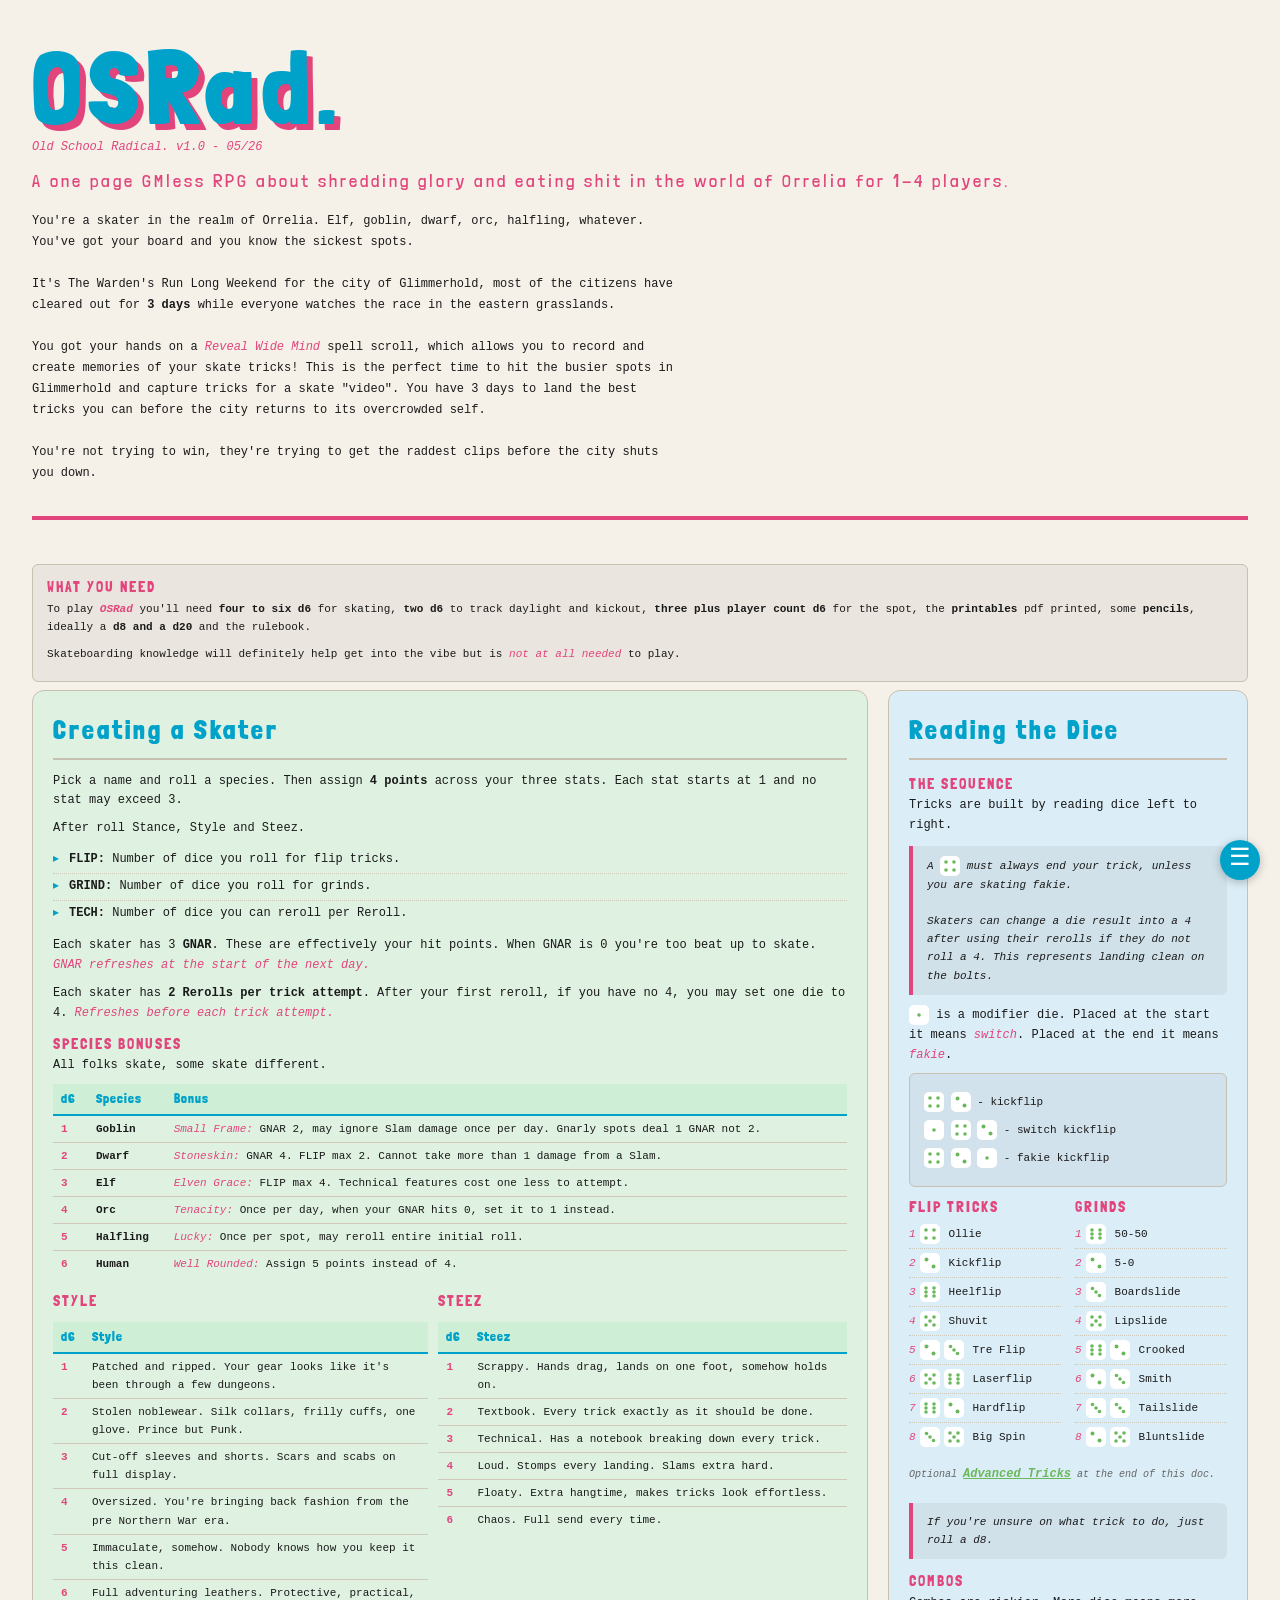
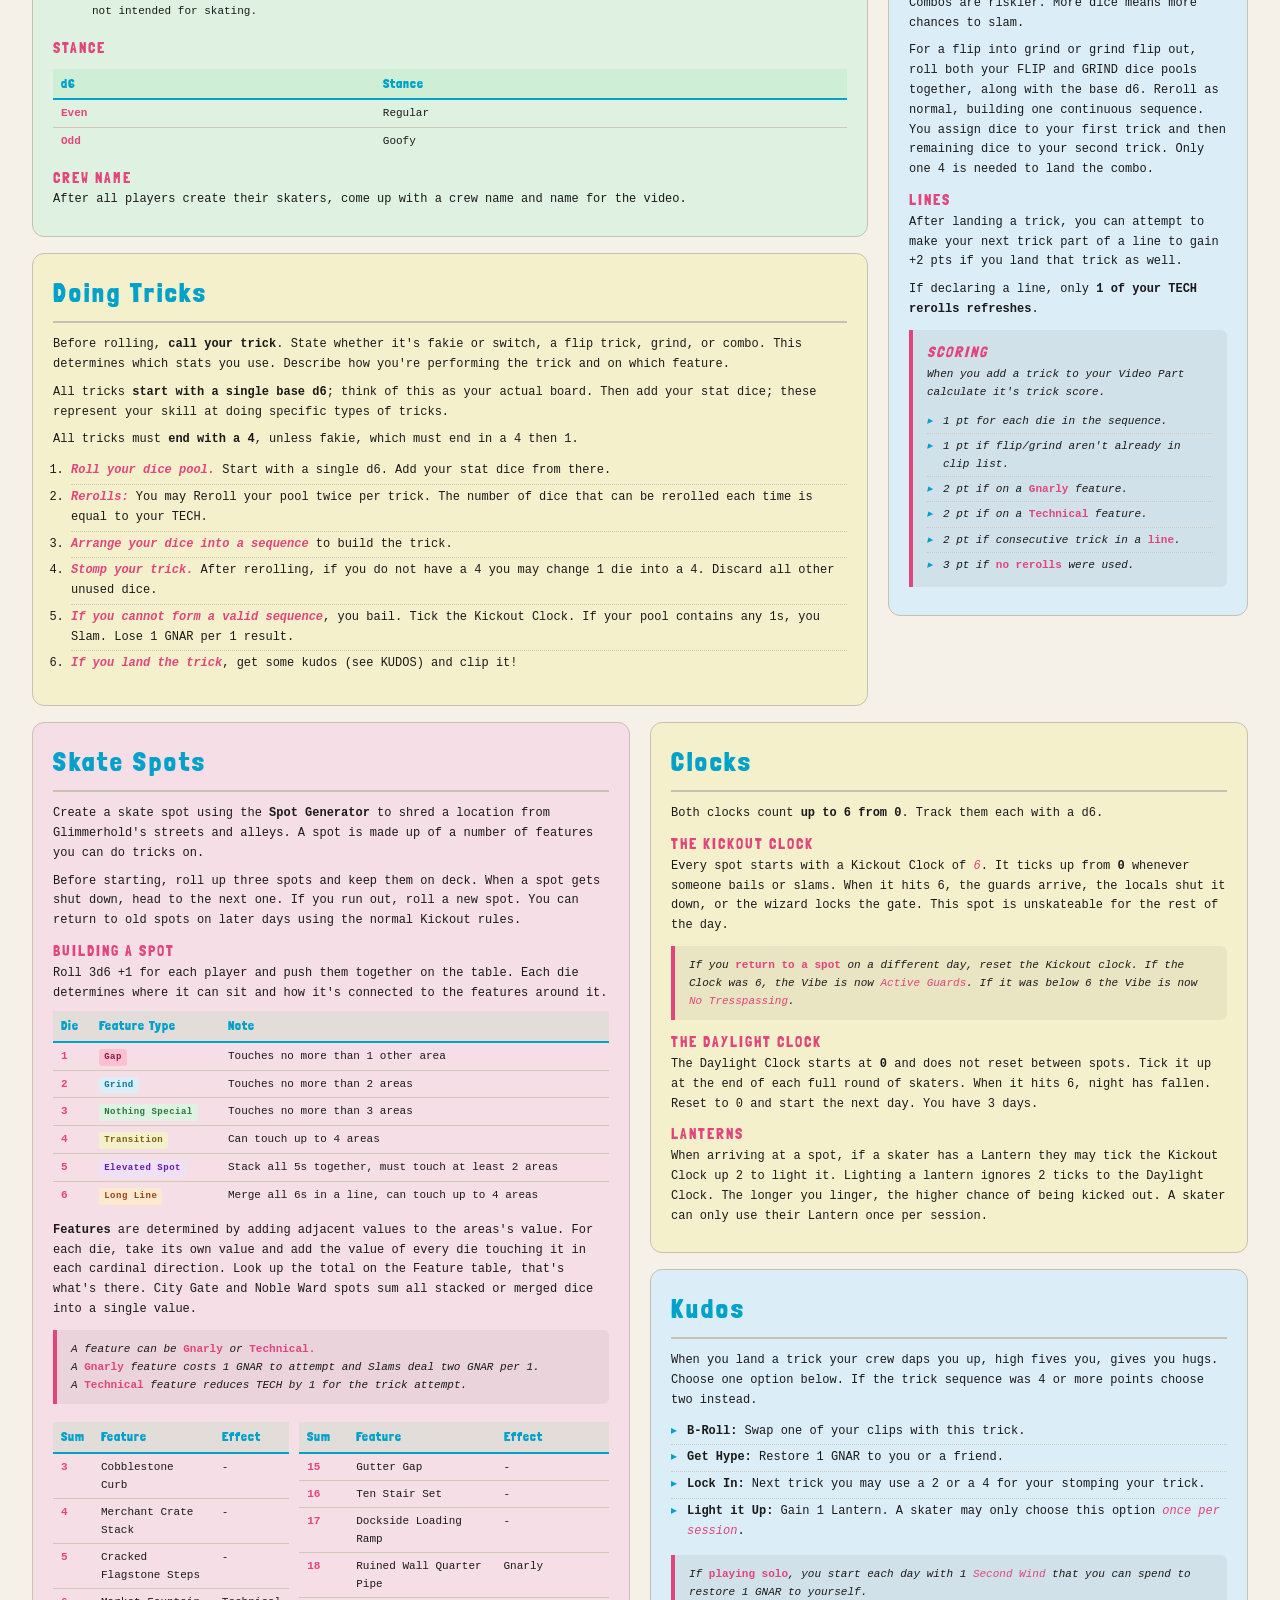
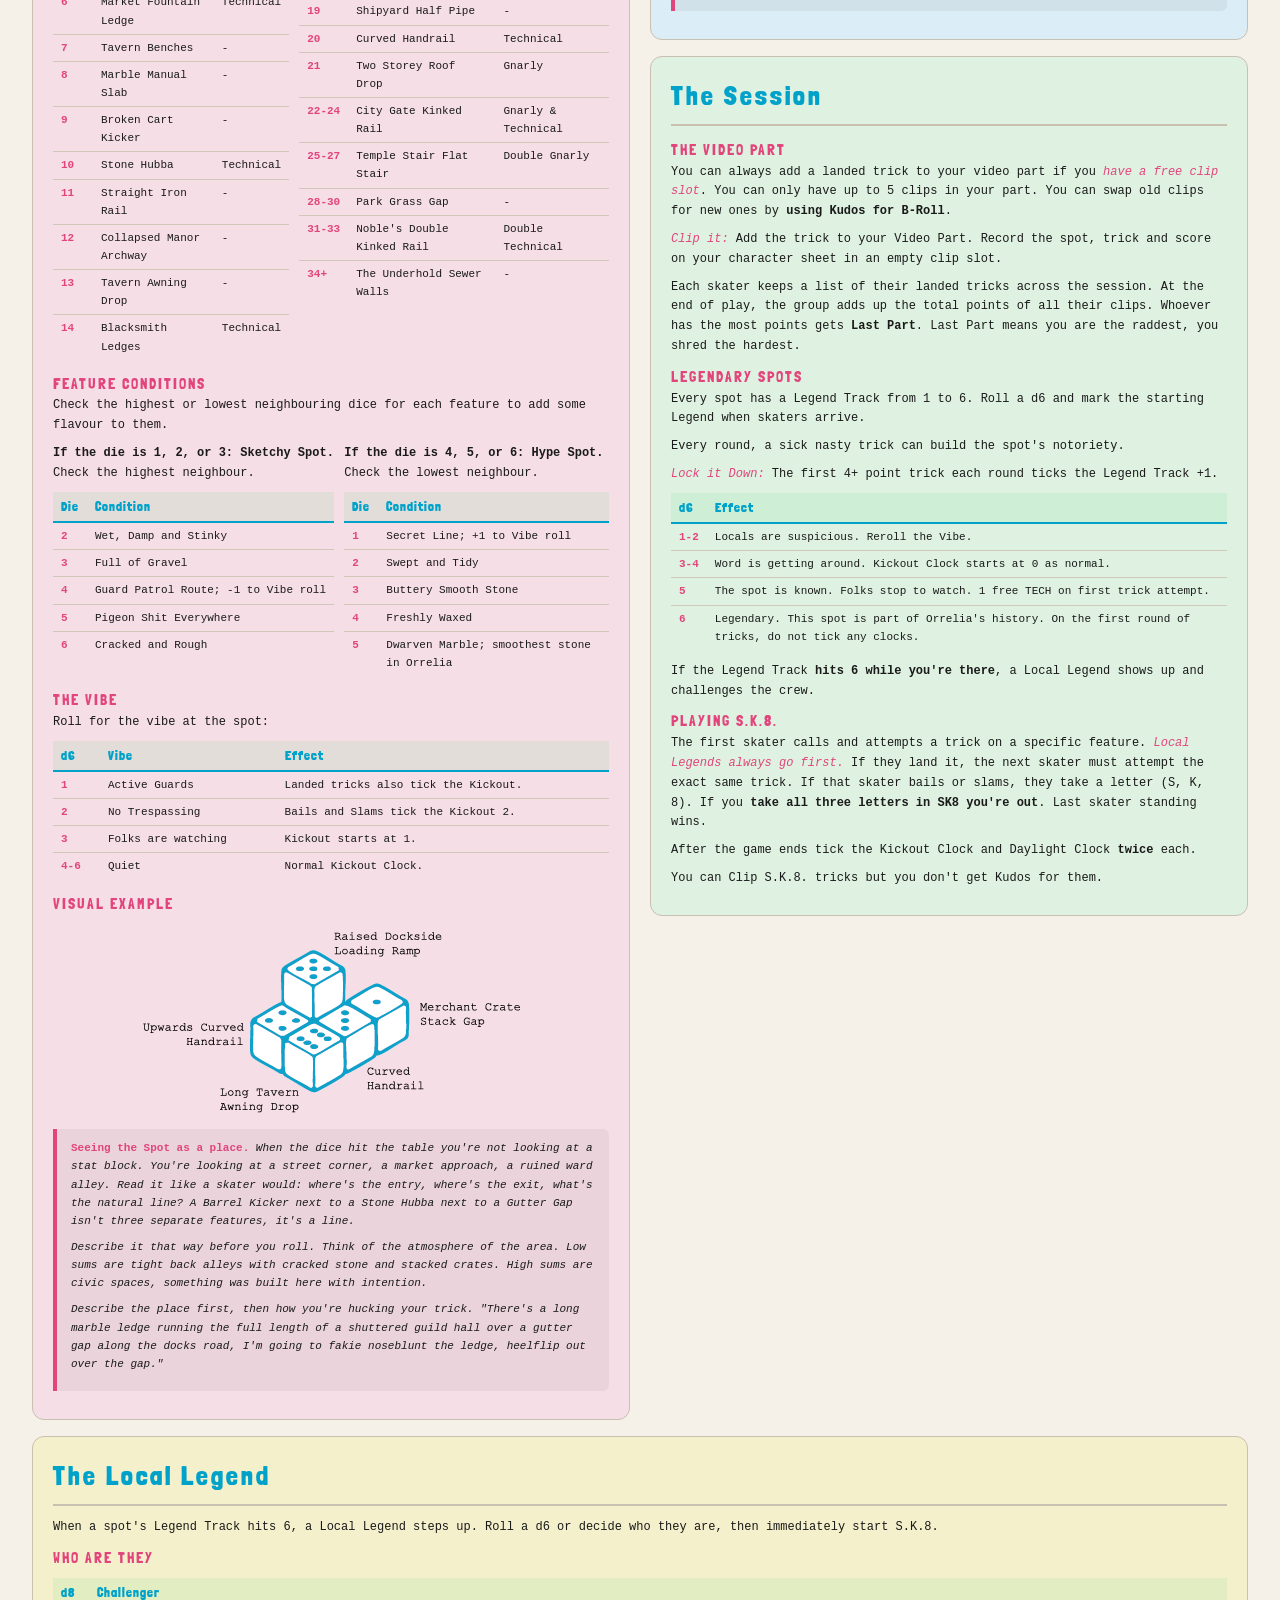
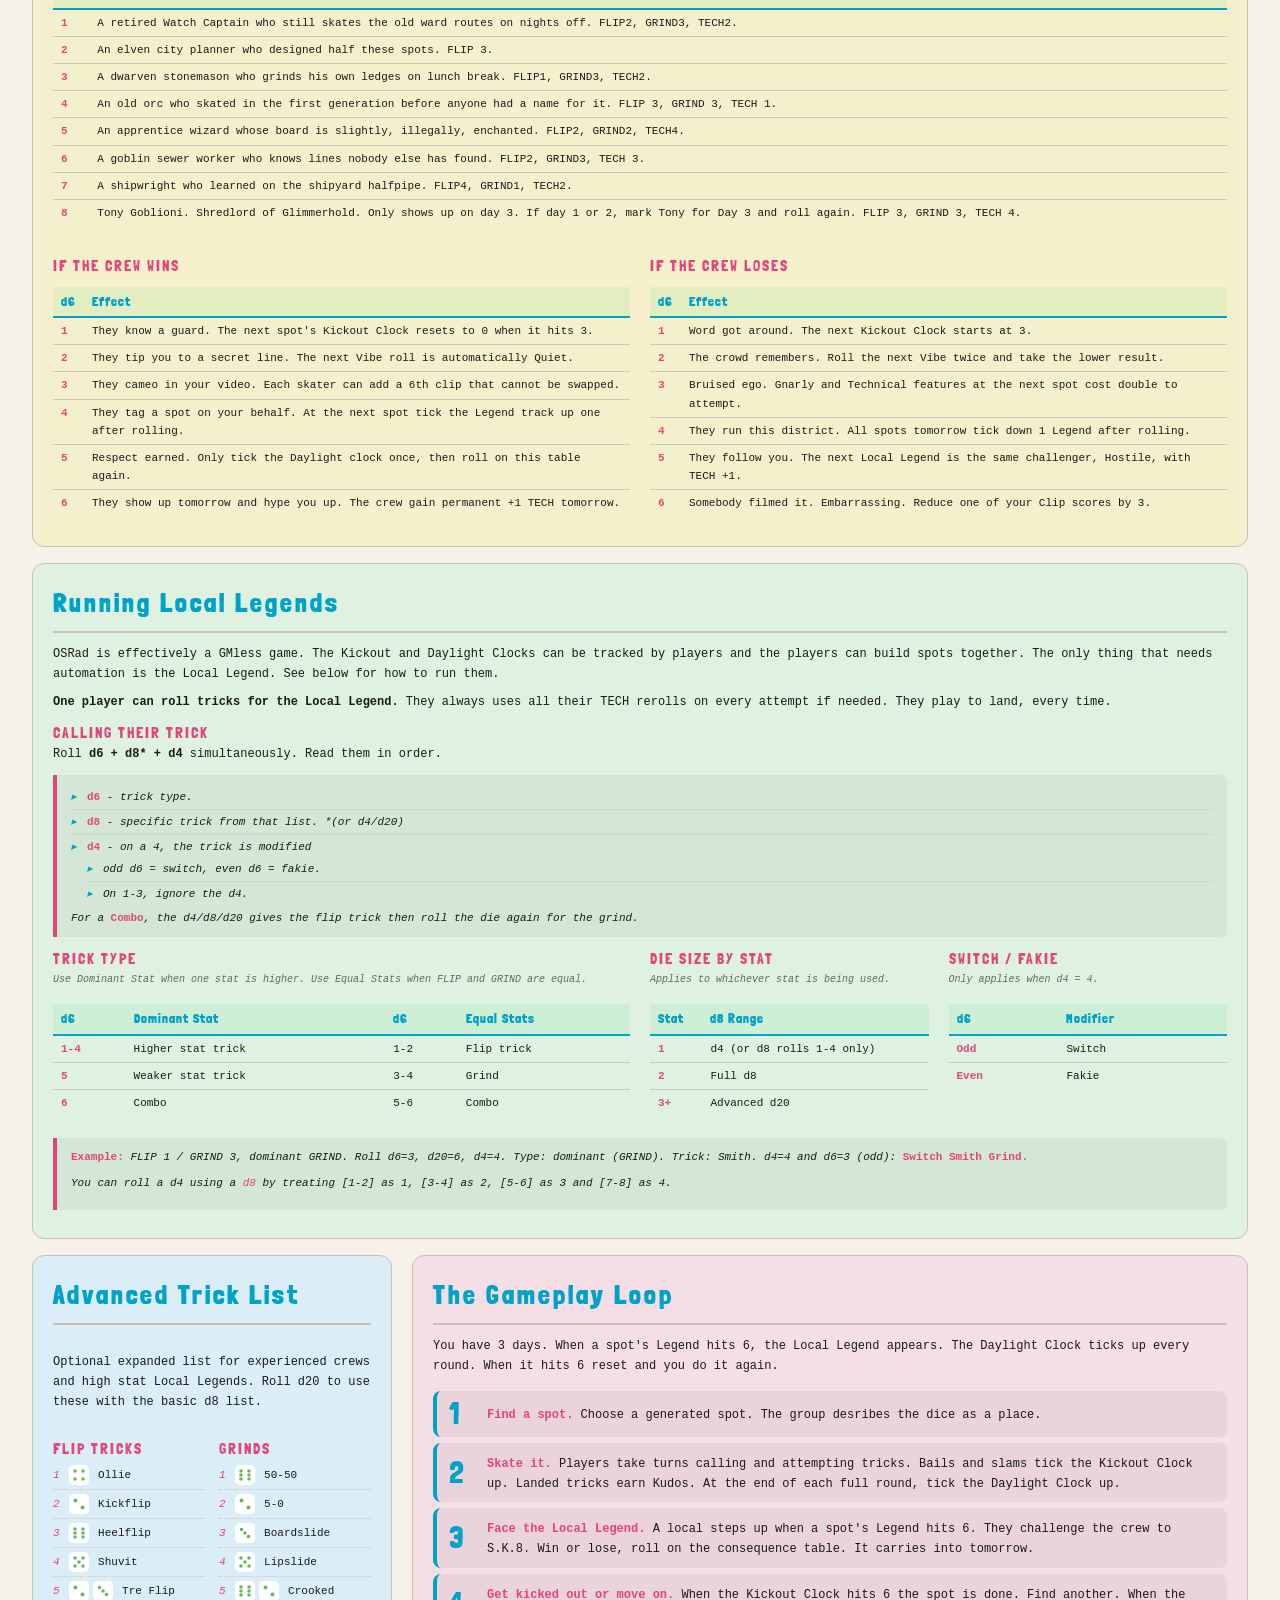
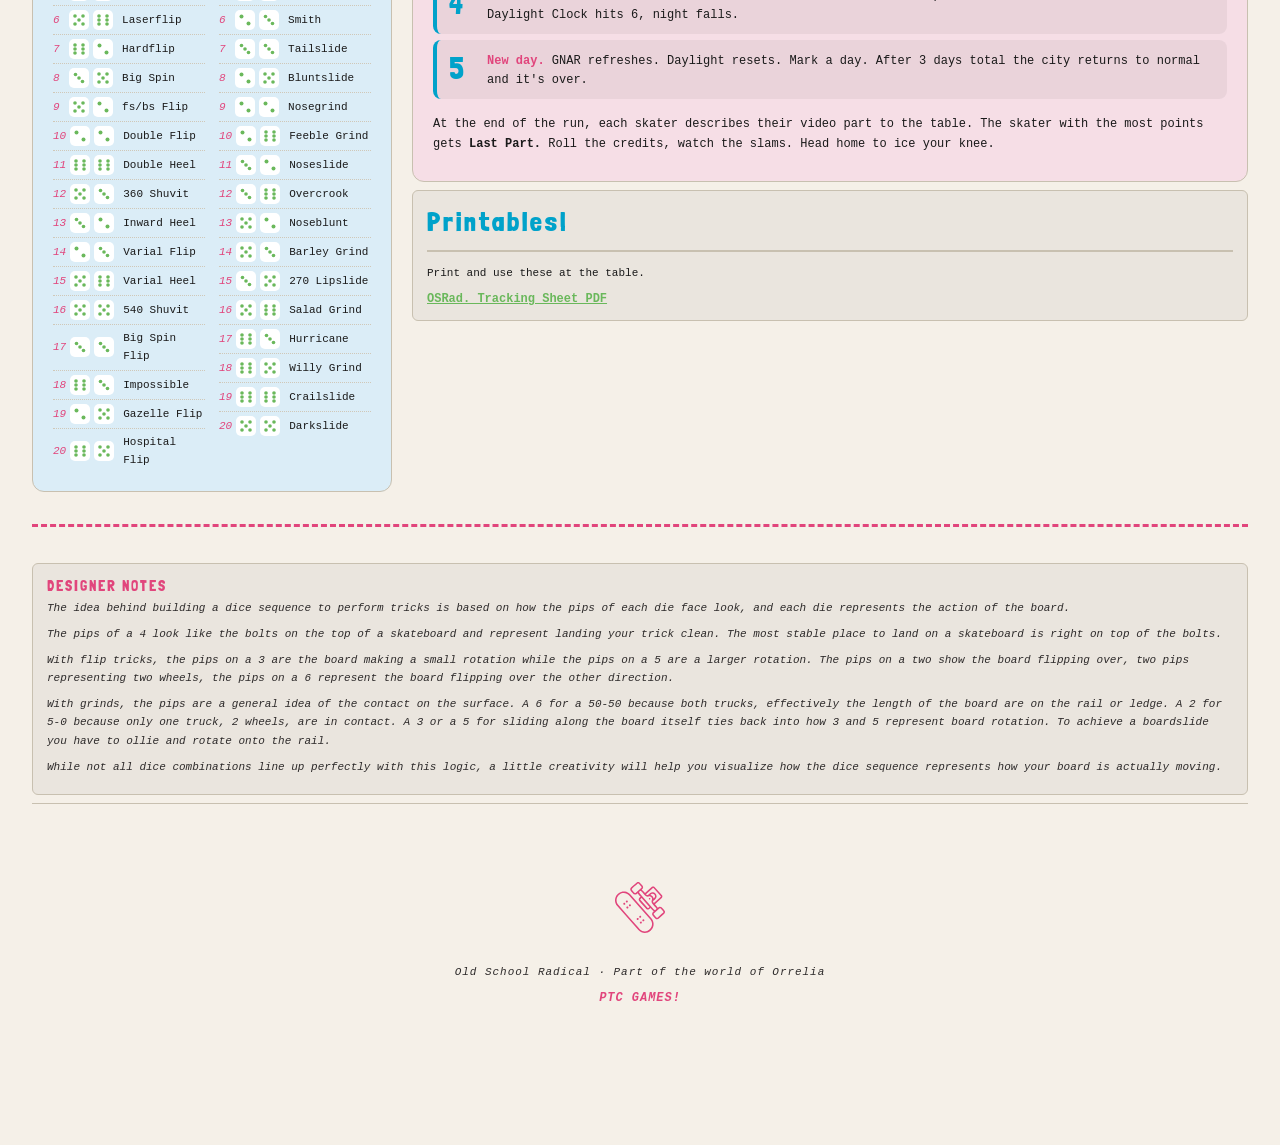
<file: osrad/index.html>
<!DOCTYPE html>
<html lang="en">

<head>
    <meta charset="UTF-8">
    <meta name="viewport" content="width=device-width, initial-scale=1.0">
    <title>Old School Radical. A (mostly) One Page RPG.</title>
    <link rel="preconnect" href="https://fonts.googleapis.com">
    <link rel="preconnect" href="https://fonts.gstatic.com" crossorigin>
    <link href="https://fonts.googleapis.com/css2?family=Londrina+Solid:wght@100;300;400;900&display=swap"
        rel="stylesheet">
    <script src="https://ajax.googleapis.com/ajax/libs/jquery/3.7.1/jquery.min.js"></script>
    <style>
        :root {
            --main: #00a2ca;
            --highlight: #e1457c;
            --die: #6ab85b;
            --bg: #f5f0e8;
            --card-pink: #f6dee6;
            --card-blue: #dbedf7;
            --card-green: #dff2e1;
            --card-yellow: #f5f0cc;
            --border: #c8c0b0;
            --text: #1a1a1a;
            --faint: #d0c8b8;
        }

        *,
        *::before,
        *::after {
            box-sizing: border-box;
            margin: 0;
            padding: 0;
        }

        html {
            scroll-behavior: smooth;
        }

        body {
            background: var(--bg);
            color: var(--text);
            font-family: 'Courier New', Courier, monospace;
            font-size: 12px;
            line-height: 1.65;
            padding: 36px 32px 80px;
        }

        a {
            color: var(--die);
            font-family: 'Courier New', Courier, monospace;
            font-size: 12px;
            font-weight: bold;
        }

        a:hover {
            background-color: var(--main);
            color: var(--bg);
        }

        .page-header {
            margin-bottom: 36px;
            border-bottom: 4px solid var(--highlight);
            padding-bottom: 24px;
        }

        .page-header h1 {
            font-family: 'Londrina Solid', sans-serif;
            font-weight: 900;
            font-size: 8.5em;
            color: var(--main);
            letter-spacing: 8px;
            line-height: 1;
            text-shadow: 6px 6px 0 var(--highlight);
        }

        .page-header .tagline {
            font-family: 'Londrina Solid', sans-serif;
            font-weight: 300;
            font-size: 18px;
            letter-spacing: 3px;
            color: var(--highlight);
            margin-top: 6px;
        }

        .page-header .intro {
            margin-top: 16px;
            max-width: 650px;
            font-size: 12px;
            line-height: 1.75;
        }

        .icon {
            display: flex;
            justify-content: center;
            margin: 30px;
        }

        .icon path {
            fill: var(--highlight);
        }

        .two-col {
            display: flex;
            gap: 20px;
            align-items: flex-start;
        }

        .col {
            flex: 1;
            display: flex;
            flex-direction: column;
        }

        .col-fixed {
            flex: 0 0 360px;
            display: flex;
            flex-direction: column;
            gap: 16px;
        }

        .card {
            border-radius: 12px;
            padding: 18px 20px;
            border: 1px solid var(--border);
            margin-bottom: 16px;
        }

        .card.pink {
            background: var(--card-pink);
        }

        .card.blue {
            background: var(--card-blue);
        }

        .card.green {
            background: var(--card-green);
        }

        .card.yellow {
            background: var(--card-yellow);
        }

        h2 {
            font-family: 'Londrina Solid', sans-serif;
            font-weight: 900;
            font-size: 26px;
            letter-spacing: 3px;
            color: var(--main);
            border-bottom: 2px solid var(--border);
            padding-bottom: 6px;
            margin-bottom: 12px;
        }

        h3 {
            font-family: 'Londrina Solid', sans-serif;
            font-weight: 400;
            font-size: 15px;
            letter-spacing: 2px;
            color: var(--highlight);
            margin: 12px 0 6px;
            text-transform: uppercase;
        }

        p {
            margin-bottom: 8px;
        }

        strong {
            font-weight: bold;
        }

        em {
            font-style: italic;
            color: var(--highlight);
        }

        ul {
            list-style: none;
            padding: 0;
            margin-bottom: 10px;
        }

        ul li {
            padding: 3px 0 3px 16px;
            position: relative;
            border-bottom: 1px dotted var(--faint);
        }

        ul li:last-child {
            border-bottom: none;
        }

        ul li::before {
            content: '▸';
            position: absolute;
            left: 0;
            color: var(--main);
        }

        ol {
            padding-left: 18px;
            margin-bottom: 10px;
        }

        ol li {
            padding: 3px 0;
            border-bottom: 1px dotted var(--faint);
        }

        ol li:last-child {
            border-bottom: none;
        }

        blockquote {
            background: rgba(0, 0, 0, 0.05);
            border-left: 4px solid var(--highlight);
            padding: 10px 14px;
            font-size: 11px;
            line-height: 1.65;
            font-style: italic;
            margin: 10px 0;
            border-radius: 0 6px 6px 0;
        }

        blockquote strong {
            color: var(--highlight);
            font-style: normal;
        }

        blockquote ul,
        h3 {
            margin: 0px;
        }

        .card img {
            display: block;
            margin: 16px auto;
            max-width: 100%;
        }

        .pre {
            background: rgba(90, 90, 90, 0.07);
            border: 1px solid var(--border);
            border-radius: 6px;
            padding: 10px 14px;
            font-size: 11px;
            font-family: 'Courier New', monospace;
            margin: 8px 0;
        }

        code {
            font-family: 'Courier New', monospace;
            background: rgba(0, 0, 0, 0.07);
            padding: 1px 5px;
            border-radius: 3px;
            font-size: 11px;
        }

        table {
            width: 100%;
            border-collapse: collapse;
            margin: 8px 0 12px;
            font-size: 11px;
        }

        th {
            font-family: 'Londrina Solid', sans-serif;
            font-size: 13px;
            letter-spacing: 1px;
            color: var(--main);
            text-align: left;
            padding: 4px 8px;
            border-bottom: 2px solid var(--main);
            background: rgba(0, 200, 83, 0.08);
        }

        td {
            padding: 4px 8px;
            border-bottom: 1px solid var(--faint);
            vertical-align: top;
        }

        tr:last-child td {
            border-bottom: none;
        }

        tr:hover td {
            background: rgba(0, 0, 0, 0.03);
        }

        td:first-child {
            color: var(--highlight);
            font-weight: bold;
            white-space: nowrap;
        }

        .die {
            display: inline-flex;
            align-items: center;
            justify-content: center;
            width: 20px;
            height: 20px;
            border-radius: 5px;
            background: white;
            /* border: 2px solid var(--die); */
            flex-shrink: 0;
            vertical-align: middle;
        }

        .die svg {
            width: 18px;
            height: 18px;
        }

        .pd {
            fill: var(--die);
        }

        .trick-row {
            display: flex;
            align-items: center;
            gap: 4px;
            padding: 4px 0;
            border-bottom: 1px dotted var(--faint);
            font-size: 11px;
        }

        .trick-row:last-of-type {
            border-bottom: none;
        }

        .trick-row:hover {
            background: rgba(0, 0, 0, 0.03);
        }

        .trick-name {
            margin-left: 5px;
        }

        .dice-tables {
            display: flex;
            flex-wrap: wrap;
            gap: 14px;
        }

        .dice-tables>div {
            flex: 1;
        }

        .conditables,
        .feattables {
            display: flex;
            gap: 10px;
        }

        .ftype {
            display: inline-block;
            font-size: 9px;
            font-weight: bold;
            letter-spacing: 0.5px;
            padding: 1px 5px;
            border-radius: 3px;
            white-space: nowrap;
        }

        .ftype.gap        { background: #fcc1d0; color: #8a1549; }
        .ftype.grind      { background: #dbedf7; color: #0077a0; }
        .ftype.nothing    { background: #dff2e1; color: #2a7a3a; }
        .ftype.transition { background: #f5f0cc; color: #7a6010; }
        .ftype.elevated   { background: #ede0f7; color: #6a1aaa; }
        .ftype.longline   { background: #fde8d0; color: #a04010; }

        .note {
            font-size: 10px;
            color: #666;
            font-style: italic;
        }

        #loop {
            margin-bottom: 0px;
        }

        .loop-steps {
            display: flex;
            flex-direction: column;
            gap: 6px;
            margin-bottom: 16px;
        }

        .loop-step {
            display: flex;
            gap: 12px;
            align-items: center;
            background: rgba(0, 0, 0, 0.05);
            border-radius: 8px;
            padding: 8px 12px;
            border-left: 4px solid var(--main);
        }

        .loop-step .num {
            font-family: 'Londrina Solid', sans-serif;
            font-size: 30px;
            color: var(--main);
            line-height: 1;
            flex-shrink: 0;
            width: 26px;
        }

        .loop-step .txt {
            font-size: 12px;
            padding-top: 4px;
        }

        .loop-step .txt strong {
            color: var(--highlight);
        }

        .sheet-ref {
            margin-top: 16px;
            border-top: 3px dashed var(--highlight);
            padding-top: 28px;
        }

        .sheet-ref h2 {
            color: var(--highlight);
        }

        .sheet-ref p {
            font-size: 11px;
            color: #2d2a2a;
            font-style: italic;
        }

        .sheet-ref img {
            width: 100%;
            max-width: 960px;
            display: block;
            margin-top: 16px;
            border: 2px solid var(--border);
            border-radius: 10px;
        }

        hr {
            border: none;
            border-top: 1px solid var(--faint);
            margin: 10px 0;
        }

        .cputable {
            width: 50%;
        }

        .cputable2 {
            width: 100%;
        }

        #nav {
            position: fixed;
            bottom: 20px;
            right: 20px;
            z-index: 999;
        }

        #nav-toggle {
            width: 40px;
            height: 40px;
            border-radius: 50%;
            background: var(--main);
            color: #fff;
            border: none;
            font-size: 24px;
            cursor: pointer;
            display: flex;
            align-items: center;
            justify-content: center;
            padding-bottom: 6px;
            box-shadow: 0 2px 8px rgba(0, 0, 0, 0.25);
        }

        #nav-menu {
            display: none;
            position: absolute;
            bottom: 48px;
            right: 0;
            background: #fff;
            border: 1px solid #ddd;
            border-radius: 8px;
            padding: 6px 0;
            min-width: 180px;
            box-shadow: 0 4px 16px rgba(0, 0, 0, 0.12);
        }

        #nav-menu.open {
            display: block;
        }

        #nav-menu a {
            display: block;
            padding: 7px 16px;
            font-size: 12px;
            color: #333;
            text-decoration: none;
            font-family: var(--font, monospace);
        }

        #nav-menu a:hover {
            background: #fa9ad5;
        }

        .style {
            width: 49%;
        }

        .footer {
            text-align: center;
            padding: 3rem 1.5rem;
            color: var(--die);
            font-size: 12px;
            letter-spacing: 0.08em;
            border-top: 1px solid var(--border);
        }

        .footer a {
            color: var(--highlight);
            text-decoration: none;
        }

        .footer a:hover {
            color: var(--main);
            font-weight: 600;
        }

        @media only screen and (max-width: 960px) {
            .two-col {
                flex-direction: column;
                gap: 0;
            }

            .conditables {
                flex-direction: column;
            }

            .page-header h1 {
                font-size: 6.5em;
            }

            .feattables {
                flex-wrap: wrap;
            }

            .hideheader {
                display: none;
                margin-top: 0;
            }

            .tablemerge {
                margin-top: -20px;
                border-top: solid 0.2px #cfcfcf;
                width: 92%;
            }

            .cputable {
                width: 100%;
            }
            .style {
            width: 100%;
        }
        }
    </style>
</head>

<body>

    <div class="page-header">
            <h1>OSRad.</h1>
        <p><em>Old School Radical. v1.0 - 05/26</em></p>
        <div class="tagline">A one page GMless RPG about shredding glory and eating shit in the world of Orrelia for 1-4
            players.
        </div>
        <p class="intro">
            You're a skater in the realm of Orrelia. Elf, goblin, dwarf, orc, halfling, whatever. You've got your board
            and you know the sickest spots.<br><br>
            It's The Warden's Run Long Weekend for the city of Glimmerhold, most of the citizens have cleared out for
            <strong>3 days</strong> while everyone
            watches the race in the eastern grasslands.<br><br>
            You got your hands on a <em>Reveal Wide Mind</em> spell scroll, which allows you to record and create
            memories of your skate tricks! This is the perfect time to hit the busier spots in Glimmerhold and capture
            tricks for a skate "video". You have 3 days to land the best tricks you can before the city returns to its
            overcrowded self.<br><br>
            You're not trying to win, they're trying to get the raddest clips before the city shuts you down.
        </p>
    </div>

    <div id="nav">
        <div id="nav-menu">
            <a href="#dotricks">Doing Tricks</a>
            <a href="#scoring"><em>▸ Scoring</em></a>
            <a href="#spots">Skate Spots</a>
            <a href="#kudos">Kudos</a>
            <a href="#session">The Session</a>
            <a href="#legspots"><em>▸ Legendary Spots</em></a>
            <a href="#video"><em>▸ The Video</em></a>
            <a href="#sk8"><em>▸ S.K.8.</em></a>
            <a href="#legends1">Local Legends</a>
            <a href="#legends2"><em>▸ Run</em></a>
            <a href="#tricks">Full Trick List</a>
            <a href="#loop">Play Loop</a>
        </div>
        <button id="nav-toggle" onclick="document.getElementById('nav-menu').classList.toggle('open')"
            title="jump">☰</button>
    </div>

    <div class="col">
        <div class="pre">
        <h3>What you need</h3>
        <p>To play <strong><em>OSRad</em></strong> you'll need <strong>four to six d6</strong> for skating, <strong>two d6</strong> to track daylight and kickout, <strong>three plus player count d6</strong> for the spot, the <strong>printables</strong> pdf printed, some <strong>pencils</strong>, ideally a <strong>d8 and a d20</strong> and the rulebook.</p>
        <p>Skateboarding knowledge will definitely help get into the vibe but is <em>not at all needed</em> to play.</p>
        </div>
    </div>

    <div class="two-col">
        <!-- CHAR GEN  -->
        <div class="col">
            <div class="card green">
                <h2>Creating a Skater</h2>
                <p>Pick a name and roll a species. Then assign <strong>4 points</strong> across your three stats. Each stat
                    starts at 1 and no stat may exceed 3.</p><p>After roll Stance, Style and Steez.</p>
                <ul>
                    <li><strong>FLIP:</strong> Number of dice you roll for flip tricks.</li>
                    <li><strong>GRIND:</strong> Number of dice you roll for grinds.</li>
                    <li><strong>TECH:</strong> Number of dice you can reroll per Reroll.</li>
                </ul>
                <p>Each skater has 3 <strong>GNAR</strong>. These are effectively your hit points. When GNAR is 0 you're
                    too beat up to skate. <em>GNAR refreshes at the start of the next day.</em></p>

                <p>Each skater has <strong>2 Rerolls per trick attempt</strong>. After your first reroll, if you have no 4, you may set one die to 4. <em>Refreshes before each trick attempt.</em></p>

                <h3>Species Bonuses</h3>
                <p>All folks skate, some skate different.</p>
                    <div>
                <table>
                    <tr>
                        <th>d6</th>
                        <th>Species</th>
                        <th>Bonus</th>
                    </tr>
                    <tr>
                        <td>1</td>
                        <td><strong>Goblin</strong></td>
                        <td><em>Small Frame:</em> GNAR 2, may ignore Slam damage once per day. Gnarly spots deal 1 GNAR not 2.</td>
                    </tr>
                    <tr>
                        <td>2</td>
                        <td><strong>Dwarf</strong></td>
                        <td><em>Stoneskin:</em> GNAR 4. FLIP max 2. Cannot take more than 1 damage from a Slam.</td>
                    </tr>
                    <tr>
                        <td>3</td>
                        <td><strong>Elf</strong></td>
                        <td><em>Elven Grace:</em> FLIP max 4. Technical features cost one less to attempt.</td>
                    </tr>
                    <tr>
                        <td>4</td>
                        <td><strong>Orc</strong></td>
                        <td><em>Tenacity:</em> Once per day, when your GNAR hits 0, set it to 1 instead.</td>
                    </tr>
                    <tr>
                        <td>5</td>
                        <td><strong>Halfling</strong></td>
                        <td><em>Lucky:</em> Once per spot, may reroll entire initial roll.</td>
                    </tr>
                    <tr>
                        <td>6</td>
                        <td><strong>Human</strong></td>
                        <td><em>Well Rounded:</em> Assign 5 points instead of 4.</td>
                    </tr>
                </table></div>

                <div class="feattables">
                    <div class="style">
                <h3>Style</h3>
                <table>
                    <tr>
                        <th>d6</th>
                        <th>Style</th>
                    </tr>
                    <tr>
                        <td>1</td>
                        <td>Patched and ripped. Your gear looks like it's been through a few dungeons.</td>
                    </tr>
                    <tr>
                        <td>2</td>
                        <td>Stolen noblewear. Silk collars, frilly cuffs, one glove. Prince but Punk.</td>
                    </tr>
                    <tr>
                        <td>3</td>
                        <td>Cut-off sleeves and shorts. Scars and scabs on full display.</td>
                    </tr>
                    <tr>
                        <td>4</td>
                        <td>Oversized. You're bringing back fashion from the pre Northern War era.</td>
                    </tr>
                    <tr>
                        <td>5</td>
                        <td>Immaculate, somehow. Nobody knows how you keep it this clean.</td>
                    </tr>
                    <tr>
                        <td>6</td>
                        <td>Full adventuring leathers. Protective, practical, not intended for skating.</td>
                    </tr>
                </table>
                </div>

                <div class="steez">
                <h3>Steez</h3>
                <table>
                    <tr>
                        <th>d6</th>
                        <th>Steez</th>
                    </tr>
                    <tr>
                        <td>1</td>
                        <td>Scrappy. Hands drag, lands on one foot, somehow holds on.</td>
                    </tr>
                    <tr>
                        <td>2</td>
                        <td>Textbook. Every trick exactly as it should be done.</td>
                    </tr>
                    <tr>
                        <td>3</td>
                        <td>Technical. Has a notebook breaking down every trick.</td>
                    </tr>
                    <tr>
                        <td>4</td>
                        <td>Loud. Stomps every landing. Slams extra hard.</td>
                    </tr>
                    <tr>
                        <td>5</td>
                        <td>Floaty. Extra hangtime, makes tricks look effortless.</td>
                    </tr>
                    <tr>
                        <td>6</td>
                        <td>Chaos. Full send every time.</td>
                    </tr>
                </table>
                </div>
                </div>

                 <div class="stance">
                 <h3>Stance</h3>
                <table>
                    <tr>
                        <th>d6</th>
                        <th>Stance</th>
                    </tr>
                    <tr>
                        <td>Even</td>
                        <td>Regular</td>
                    </tr>
                    <tr>
                        <td>Odd</td>
                        <td>Goofy</td>
                    </tr>
                </table>
                </div>

                <h3>Crew Name</h3>
                <p>After all players create their skaters, come up with a crew name and name for the video.</p>
            </div>

            <div class="card yellow" id="dotricks">
                <h2>Doing Tricks</h2>
                <p>Before rolling, <strong>call your trick</strong>. State whether it's fakie or switch, a flip trick, grind, or combo. This determines which stats you use. Describe how you're performing the trick and on which feature.</p>
                <p>All tricks <strong>start with a single base d6</strong>; think of this as your actual board. Then add your stat dice; these represent your skill at doing specific types of tricks.</p>
                <p>All tricks must <strong>end with a 4</strong>, unless fakie, which must end in a 4 then 1.</p>
                <ol>
                    <li><strong><em>Roll your dice pool.</em></strong> Start with a single d6. Add your stat dice from there.
                    </li>
                    <li><strong><em>Rerolls:</em></strong> You may Reroll your pool twice per trick. The number of dice that can be rerolled each time is equal to your TECH.</li>
                    <li><strong><em>Arrange your dice into a sequence</em></strong> to build the trick.</li>
                    <li><strong><em>Stomp your trick.</em></strong> After rerolling, if you do not have a 4 you may change 1 die into a 4. Discard all other unused dice.</li>
                    <li><strong><em>If you cannot form a valid sequence</em></strong>, you bail. Tick the Kickout Clock. If your pool contains any 1s, you Slam. Lose 1 GNAR per 1 result.</li>
                    <li><strong><em>If you land the trick</em></strong>, get some kudos (see KUDOS) and clip it!</li>
                </ol>
            </div>
        </div>
        <!-- DICE SEQUENCES -->
        <div class="col-fixed">
            <div class="card blue">
                <h2>Reading the Dice</h2>

                <h3>The Sequence</h3>
                <p>Tricks are built by reading dice left to right.</p>

                <blockquote>
                    A <div class="die 4">
                        <svg viewBox="0 0 18 18">
                            <title>four face of a six sided die</title>
                            <circle cx="5" cy="5" r="1.8" class="pd" />
                            <circle cx="13" cy="5" r="1.8" class="pd" />
                            <circle cx="5" cy="13" r="1.8" class="pd" />
                            <circle cx="13" cy="13" r="1.8" class="pd" />
                        </svg>
                    </div> must always end your trick, unless you are skating fakie.<br><br>
                    Skaters can change a die result into a 4 after using their rerolls if they do not roll
                    a 4. This represents landing clean on the bolts.</blockquote>

                <p>
                <div class="die 1"><svg viewBox="0 0 18 18"><title>one face of a six sided die</title>
                        <circle cx="9" cy="9" r="1.8" class="pd" />
                    </svg></div> is a modifier die. Placed at the start it means <em>switch</em>. Placed at the
                end it means <em>fakie</em>.</p>

                <div class="pre">
                    <p>
                    <div class="die 4">
                        <svg viewBox="0 0 18 18">
                            <title>four face of a six sided die</title>
                            <circle cx="5" cy="5" r="1.8" class="pd" />
                            <circle cx="13" cy="5" r="1.8" class="pd" />
                            <circle cx="5" cy="13" r="1.8" class="pd" />
                            <circle cx="13" cy="13" r="1.8" class="pd" />
                        </svg>
                    </div>
                    <div class="die 2"><svg viewBox="0 0 18 18">
                        <title>two face of a six sided die</title>
                            <circle cx="5.5" cy="5.5" r="2" class="pd" />
                            <circle cx="12.5" cy="12.5" r="2" class="pd" />
                        </svg>
                    </div>
                    - kickflip
                    </p>
                    <p>
                    <div class="die 1"><svg viewBox="0 0 18 18">
                        <title>one face of a six sided die</title>
                            <circle cx="9" cy="9" r="1.8" class="pd" />
                        </svg>
                    </div>
                    <div class="die 4">
                        <svg viewBox="0 0 18 18">
                            <title>four face of a six sided die</title>
                            <circle cx="5" cy="5" r="1.8" class="pd" />
                            <circle cx="13" cy="5" r="1.8" class="pd" />
                            <circle cx="5" cy="13" r="1.8" class="pd" />
                            <circle cx="13" cy="13" r="1.8" class="pd" />
                        </svg>
                    </div>
                    <div class="die 2"><svg viewBox="0 0 18 18">
                        <title>two face of a six sided die</title>
                            <circle cx="5.5" cy="5.5" r="2" class="pd" />
                            <circle cx="12.5" cy="12.5" r="2" class="pd" />
                        </svg>
                    </div>
                    - switch kickflip
                    </p>
                    <p>
                    <div class="die 4">
                        <svg viewBox="0 0 18 18">
                            <title>four face of a six sided die</title>
                            <circle cx="5" cy="5" r="1.8" class="pd" />
                            <circle cx="13" cy="5" r="1.8" class="pd" />
                            <circle cx="5" cy="13" r="1.8" class="pd" />
                            <circle cx="13" cy="13" r="1.8" class="pd" />
                        </svg>
                    </div>
                    <div class="die 2"><svg viewBox="0 0 18 18">
                        <title>two face of a six sided die</title>
                            <circle cx="5.5" cy="5.5" r="2" class="pd" />
                            <circle cx="12.5" cy="12.5" r="2" class="pd" />
                        </svg>
                    </div>
                    <div class="die 1"><svg viewBox="0 0 18 18">
                        <title>one face of a six sided die</title>
                            <circle cx="9" cy="9" r="1.8" class="pd" />
                        </svg>
                    </div>
                    - fakie kickflip
                    </p>
                </div>

                <div class="dice-tables">
                    <div>
                        <h3>Flip Tricks</h3>
                        <!-- [4] ollie -->
                        <div class="trick-row"><em>1</em>
                            <div class="die 4">
                                <svg viewBox="0 0 18 18">
                                    <title>four face of a six sided die</title>
                                    <circle cx="5" cy="5" r="1.8" class="pd" />
                                    <circle cx="13" cy="5" r="1.8" class="pd" />
                                    <circle cx="5" cy="13" r="1.8" class="pd" />
                                    <circle cx="13" cy="13" r="1.8" class="pd" />
                                </svg>
                            </div> <span class="trick-name">Ollie</span>
                        </div>
                        <!-- [2] kickflip -->
                        <div class="trick-row"><em>2</em>
                            <div class="die 2"><svg viewBox="0 0 18 18">
                                <title>two face of a six sided die</title>
                                    <circle cx="5.5" cy="5.5" r="2" class="pd" />
                                    <circle cx="12.5" cy="12.5" r="2" class="pd" />
                                </svg></div>
                            <span class="trick-name">Kickflip</span>
                        </div>
                        <!-- [6] heelflip -->
                        <div class="trick-row"><em>3</em>
                            <div class="die 6"><svg viewBox="0 0 18 18">
                                <title>three face of a six sided die</title>
                                    <circle cx="5" cy="5" r="1.8" class="pd" />
                                    <circle cx="13" cy="5" r="1.8" class="pd" />
                                    <circle cx="5" cy="9" r="1.8" class="pd" />
                                    <circle cx="13" cy="9" r="1.8" class="pd" />
                                    <circle cx="5" cy="13" r="1.8" class="pd" />
                                    <circle cx="13" cy="13" r="1.8" class="pd" />
                                </svg></div>
                            <span class="trick-name">Heelflip</span>
                        </div>
                        <!-- [5] shuv -->
                        <div class="trick-row"><em>4</em>
                            <div class="die 5">
                                <svg viewBox="0 0 18 18">
                                    <title>five face of a six sided die</title>
                                    <circle cx="5" cy="5" r="1.8" class="pd" />
                                    <circle cx="13" cy="5" r="1.8" class="pd" />
                                    <circle cx="9" cy="9" r="1.8" class="pd" />
                                    <circle cx="5" cy="13" r="1.8" class="pd" />
                                    <circle cx="13" cy="13" r="1.8" class="pd" />
                                </svg>
                            </div>
                            <span class="trick-name">Shuvit</span>
                        </div>
                        <!-- [2][3] tre -->
                        <div class="trick-row"><em>5</em>
                            <div class="die 2"><svg viewBox="0 0 18 18">
                                <title>two face of a six sided die</title>
                                    <circle cx="5.5" cy="5.5" r="2" class="pd" />
                                    <circle cx="12.5" cy="12.5" r="2" class="pd" />
                                </svg></div>
                            <div class="die 3"><svg viewBox="0 0 18 18">
                                <title>three face of a six sided die</title>
                                    <circle cx="5.5" cy="5.5" r="1.8" class="pd" />
                                    <circle cx="9" cy="9" r="1.8" class="pd" />
                                    <circle cx="12.5" cy="12.5" r="1.8" class="pd" />
                                </svg></div>
                            <span class="trick-name">Tre Flip</span>
                        </div>
                        <!-- [5][6] laserflip -->
                        <div class="trick-row"><em>6</em>
                            <div class="die 5">
                                <svg viewBox="0 0 18 18">
                                    <title>five face of a six sided die</title>
                                    <circle cx="5" cy="5" r="1.8" class="pd" />
                                    <circle cx="13" cy="5" r="1.8" class="pd" />
                                    <circle cx="9" cy="9" r="1.8" class="pd" />
                                    <circle cx="5" cy="13" r="1.8" class="pd" />
                                    <circle cx="13" cy="13" r="1.8" class="pd" />
                                </svg>
                            </div>
                            <div class="die 6"><svg viewBox="0 0 18 18">
                                <title>six face of a six sided die</title>
                                    <circle cx="5" cy="5" r="1.8" class="pd" />
                                    <circle cx="13" cy="5" r="1.8" class="pd" />
                                    <circle cx="5" cy="9" r="1.8" class="pd" />
                                    <circle cx="13" cy="9" r="1.8" class="pd" />
                                    <circle cx="5" cy="13" r="1.8" class="pd" />
                                    <circle cx="13" cy="13" r="1.8" class="pd" />
                                </svg></div>
                            <span class="trick-name">Laserflip</span>
                        </div>
                        <!-- [6][2] hardflip -->
                        <div class="trick-row"><em>7</em>
                            <div class="die 6"><svg viewBox="0 0 18 18">
                                <title>six face of a six sided die</title>
                                    <circle cx="5" cy="5" r="1.8" class="pd" />
                                    <circle cx="13" cy="5" r="1.8" class="pd" />
                                    <circle cx="5" cy="9" r="1.8" class="pd" />
                                    <circle cx="13" cy="9" r="1.8" class="pd" />
                                    <circle cx="5" cy="13" r="1.8" class="pd" />
                                    <circle cx="13" cy="13" r="1.8" class="pd" />
                                </svg></div>
                            <div class="die 2"><svg viewBox="0 0 18 18">
                                <title>two face of a six sided die</title>
                                    <circle cx="5.5" cy="5.5" r="2" class="pd" />
                                    <circle cx="12.5" cy="12.5" r="2" class="pd" />
                                </svg></div>
                            <span class="trick-name">Hardflip</span>
                        </div>
                        <!-- [3][5] big spin -->
                        <div class="trick-row"><em>8</em>
                            <div class="die 3"><svg viewBox="0 0 18 18">
                                <title>three face of a six sided die</title>
                                    <circle cx="5.5" cy="5.5" r="1.8" class="pd" />
                                    <circle cx="9" cy="9" r="1.8" class="pd" />
                                    <circle cx="12.5" cy="12.5" r="1.8" class="pd" />
                                </svg></div>
                            <div class="die 5">
                                <svg viewBox="0 0 18 18">
                                    <title>five face of a six sided die</title>
                                    <circle cx="5" cy="5" r="1.8" class="pd" />
                                    <circle cx="13" cy="5" r="1.8" class="pd" />
                                    <circle cx="9" cy="9" r="1.8" class="pd" />
                                    <circle cx="5" cy="13" r="1.8" class="pd" />
                                    <circle cx="13" cy="13" r="1.8" class="pd" />
                                </svg>
                            </div>
                            <span class="trick-name">Big Spin</span>
                        </div>
                    </div>

                    <div>
                        <h3>Grinds</h3>
                        <!-- [6] 50-50 -->
                        <div class="trick-row"><em>1</em>
                            <div class="die 6"><svg viewBox="0 0 18 18">
                                <title>six face of a six sided die</title>
                                    <circle cx="5" cy="5" r="1.8" class="pd" />
                                    <circle cx="13" cy="5" r="1.8" class="pd" />
                                    <circle cx="5" cy="9" r="1.8" class="pd" />
                                    <circle cx="13" cy="9" r="1.8" class="pd" />
                                    <circle cx="5" cy="13" r="1.8" class="pd" />
                                    <circle cx="13" cy="13" r="1.8" class="pd" />
                                </svg></div>
                            <span class="trick-name">50-50</span>
                        </div>
                        <!-- [2] 5-0 -->
                        <div class="trick-row"><em>2</em>
                            <div class="die 2"><svg viewBox="0 0 18 18">
                                <title>two face of a six sided die</title>
                                    <circle cx="5.5" cy="5.5" r="2" class="pd" />
                                    <circle cx="12.5" cy="12.5" r="2" class="pd" />
                                </svg></div>
                            <span class="trick-name">5-0</span>
                        </div>
                        <!-- [3] boardslide -->
                        <div class="trick-row"><em>3</em>
                            <div class="die 3"><svg viewBox="0 0 18 18">
                                <title>three face of a six sided die</title>
                                    <circle cx="5.5" cy="5.5" r="1.8" class="pd" />
                                    <circle cx="9" cy="9" r="1.8" class="pd" />
                                    <circle cx="12.5" cy="12.5" r="1.8" class="pd" />
                                </svg></div>
                            <span class="trick-name">Boardslide</span>
                        </div>
                        <!-- [5] lipslide -->
                        <div class="trick-row"><em>4</em>
                            <div class="die 5">
                                <svg viewBox="0 0 18 18">
                                    <title>five face of a six sided die</title>
                                    <circle cx="5" cy="5" r="1.8" class="pd" />
                                    <circle cx="13" cy="5" r="1.8" class="pd" />
                                    <circle cx="9" cy="9" r="1.8" class="pd" />
                                    <circle cx="5" cy="13" r="1.8" class="pd" />
                                    <circle cx="13" cy="13" r="1.8" class="pd" />
                                </svg>
                            </div>
                            <span class="trick-name">Lipslide</span>
                        </div>
                        <!-- [6][2] crooked -->
                        <div class="trick-row"><em>5</em>
                            <div class="die 6"><svg viewBox="0 0 18 18">
                                <title>six face of a six sided die</title>
                                    <circle cx="5" cy="5" r="1.8" class="pd" />
                                    <circle cx="13" cy="5" r="1.8" class="pd" />
                                    <circle cx="5" cy="9" r="1.8" class="pd" />
                                    <circle cx="13" cy="9" r="1.8" class="pd" />
                                    <circle cx="5" cy="13" r="1.8" class="pd" />
                                    <circle cx="13" cy="13" r="1.8" class="pd" />
                                </svg></div>
                            <div class="die 2"><svg viewBox="0 0 18 18">
                                <title>two face of a six sided die</title>
                                    <circle cx="5.5" cy="5.5" r="2" class="pd" />
                                    <circle cx="12.5" cy="12.5" r="2" class="pd" />
                                </svg></div>
                            <span class="trick-name">Crooked</span>
                        </div>
                        <!-- [2][3] smith -->
                        <div class="trick-row"><em>6</em>
                            <div class="die 2"><svg viewBox="0 0 18 18">
                                <title>two face of a six sided die</title>
                                    <circle cx="5.5" cy="5.5" r="2" class="pd" />
                                    <circle cx="12.5" cy="12.5" r="2" class="pd" />
                                </svg></div>
                            <div class="die 3"><svg viewBox="0 0 18 18">
                                <title>three face of a six sided die</title>
                                    <circle cx="5.5" cy="5.5" r="1.8" class="pd" />
                                    <circle cx="9" cy="9" r="1.8" class="pd" />
                                    <circle cx="12.5" cy="12.5" r="1.8" class="pd" />
                                </svg></div>
                            <span class="trick-name">Smith</span>
                        </div>
                        <!-- [3][3] tailslide -->
                        <div class="trick-row"><em>7</em>
                            <div class="die 3"><svg viewBox="0 0 18 18">
                                <title>three face of a six sided die</title>
                                    <circle cx="5.5" cy="5.5" r="1.8" class="pd" />
                                    <circle cx="9" cy="9" r="1.8" class="pd" />
                                    <circle cx="12.5" cy="12.5" r="1.8" class="pd" />
                                </svg></div>
                            <div class="die 3"><svg viewBox="0 0 18 18">
                                <title>three face of a six sided die</title>
                                    <circle cx="5.5" cy="5.5" r="1.8" class="pd" />
                                    <circle cx="9" cy="9" r="1.8" class="pd" />
                                    <circle cx="12.5" cy="12.5" r="1.8" class="pd" />
                                </svg></div>
                            <span class="trick-name">Tailslide</span>
                        </div>
                        <!-- [2][5] bluntslide -->
                        <div class="trick-row"><em>8</em>
                            <div class="die 2"><svg viewBox="0 0 18 18">
                                <title>two face of a six sided die</title>
                                    <circle cx="5.5" cy="5.5" r="2" class="pd" />
                                    <circle cx="12.5" cy="12.5" r="2" class="pd" />
                                </svg></div>
                            <div class="die 5">
                                <svg viewBox="0 0 18 18">
                                    <title>five face of a six sided die</title>
                                    <circle cx="5" cy="5" r="1.8" class="pd" />
                                    <circle cx="13" cy="5" r="1.8" class="pd" />
                                    <circle cx="9" cy="9" r="1.8" class="pd" />
                                    <circle cx="5" cy="13" r="1.8" class="pd" />
                                    <circle cx="13" cy="13" r="1.8" class="pd" />
                                </svg>
                            </div>
                            <span class="trick-name">Bluntslide</span>
                        </div>
                    </div>
                    <div class="note">
                        <p>Optional <strong><a href="#tricks">Advanced Tricks</a></strong> at the end of this doc.</p>
                    </div>
                </div>

                <blockquote>
                    If you're unsure on what trick to do, just roll a d8.
                </blockquote>

                <h3>Combos</h3>
                <p>Combos are riskier. More dice means more chances to slam.</p>
                <p>For a flip into grind or grind flip out, roll both your FLIP and GRIND dice pools together, along
                    with the base d6. Reroll as normal, building one continuous sequence. You assign dice to your first trick and then remaining dice to your second trick. Only one 4 is needed to land the combo.</p>

                <h3>Lines</h3>
                <p>After landing a trick, you can attempt to make your next trick part of a line to gain +2 pts if you
                    land that trick as well.</p>
                <p>If declaring a line, only <strong>1 of your TECH rerolls refreshes</strong>.</p>

                <blockquote id="scoring">
                    <h3>Scoring</h3>
                    <p>When you add a trick to your Video Part calculate it's trick score.</p>
                    <ul>
                        <li>1 pt for each die in the sequence.</li>
                        <li>1 pt if flip/grind aren't already in clip list.</li>
                        <li>2 pt if on a <strong>Gnarly</strong> feature.</li>
                        <li>2 pt if on a <strong>Technical</strong> feature.</li>
                        <li>2 pt if consecutive trick in a <strong>line</strong>.</li>
                        <li>3 pt if <strong>no rerolls</strong> were used.</li>
                    </ul>
                </blockquote>
            </div>
        </div>
    </div>

    <!-- BUILDING A SPOT -->
    <div class="two-col">
        <div class="col">
            <div class="card pink" id="spots">
                <h2>Skate Spots</h2>
                <p>Create a skate spot using the <strong>Spot Generator</strong> to shred a location from Glimmerhold's
                    streets and alleys. A spot is made up of a number of features you can do tricks on.</p>

                <p>Before starting, roll up three spots and keep them on deck. When a spot gets shut down, head to the next one. If you run out, roll a new spot. You can return to old spots on later days using the normal Kickout rules.</p>

                <h3>Building a Spot</h3>
                <p>Roll 3d6 +1 for each player and push them together on the table. Each die determines where it can sit and how it's connected to the features around it.</p>
                <table>
                    <tr>
                        <th>Die</th>
                        <th>Feature Type</th>
                        <th>Note</th>
                    </tr>
                    <tr>
                        <td>1</td>
                        <td><span class="ftype gap">Gap</span></td>
                        <td>Touches no more than 1 other area</td>
                    </tr>
                    <tr>
                        <td>2</td>
                        <td><span class="ftype grind">Grind</span></td>
                        <td>Touches no more than 2 areas</td>
                    </tr>
                    <tr>
                        <td>3</td>
                        <td><span class="ftype nothing">Nothing Special</span></td>
                        <td>Touches no more than 3 areas</td>
                    </tr>
                    <tr>
                        <td>4</td>
                        <td><span class="ftype transition">Transition</span></td>
                        <td>Can touch up to 4 areas</td>
                    </tr>
                    <tr>
                        <td>5</td>
                        <td><span class="ftype elevated">Elevated Spot</span></td>
                        <td>Stack all 5s together, must touch at least 2 areas</td>
                    </tr>
                    <tr>
                        <td>6</td>
                        <td><span class="ftype longline">Long Line</span></td>
                        <td>Merge all 6s in a line, can touch up to 4 areas</td>
                    </tr>
                </table>

                <p><strong>Features</strong> are determined by adding adjacent values to the areas's value. For each
                    die,
                    take its own value and add the value of every die touching it in each cardinal direction. Look up
                    the total on the Feature table, that's what's there. City Gate and Noble Ward spots sum all stacked
                    or merged dice
                    into a single value.</p>

                <blockquote>
                    A feature can be <strong>Gnarly</strong> or <strong>Technical.</strong><br>
                    A <strong>Gnarly</strong> feature costs 1 GNAR to attempt and Slams deal two GNAR per 1.<br>
                    A <strong>Technical</strong> feature reduces TECH by 1 for the trick attempt.
                </blockquote>
                <div class="feattables">
                    <div>
                        <table>
                            <tr>
                                <th>Sum</th>
                                <th>Feature</th>
                                <th>Effect</th>
                            </tr>
                            <tr>
                                <td>3</td>
                                <td>Cobblestone Curb</td>
                                <td>-</td>
                            </tr>
                            <tr>
                                <td>4</td>
                                <td>Merchant Crate Stack</td>
                                <td>-</td>
                            </tr>
                            <tr>
                                <td>5</td>
                                <td>Cracked Flagstone Steps</td>
                                <td>-</td>
                            </tr>
                            <tr>
                                <td>6</td>
                                <td>Market Fountain Ledge</td>
                                <td>Technical</td>
                            </tr>
                            <tr>
                                <td>7</td>
                                <td>Tavern Benches</td>
                                <td>-</td>
                            </tr>
                            <tr>
                                <td>8</td>
                                <td>Marble Manual Slab</td>
                                <td>-</td>
                            </tr>
                            <tr>
                                <td>9</td>
                                <td>Broken Cart Kicker</td>
                                <td>-</td>
                            </tr>
                            <tr>
                                <td>10</td>
                                <td>Stone Hubba</td>
                                <td>Technical</td>
                            </tr>
                            <tr>
                                <td>11</td>
                                <td>Straight Iron Rail</td>
                                <td>-</td>
                            </tr>
                            <tr>
                                <td>12</td>
                                <td>Collapsed Manor Archway</td>
                                <td>-</td>
                            </tr>
                            <tr>
                                <td>13</td>
                                <td>Tavern Awning Drop</td>
                                <td>-</td>
                            </tr>
                            <tr>
                                <td>14</td>
                                <td>Blacksmith Ledges</td>
                                <td>Technical</td>
                            </tr>
                        </table>
                    </div>

                    <div>
                        <table class="tablemerge">
                            <tr class="hideheader">
                                <th>Sum</th>
                                <th>Feature</th>
                                <th>Effect</th>
                            </tr>
                            <tr>
                                <td>15</td>
                                <td>Gutter Gap</td>
                                <td>-</td>
                            </tr>
                            <tr>
                                <td>16</td>
                                <td>Ten Stair Set</td>
                                <td>-</td>
                            </tr>
                            <tr>
                                <td>17</td>
                                <td>Dockside Loading Ramp</td>
                                <td>-</td>
                            </tr>
                            <tr>
                                <td>18</td>
                                <td>Ruined Wall Quarter Pipe</td>
                                <td>Gnarly</td>
                            </tr>
                            <tr>
                                <td>19</td>
                                <td>Shipyard Half Pipe</td>
                                <td>-</td>
                            </tr>
                            <tr>
                                <td>20</td>
                                <td>Curved Handrail</td>
                                <td>Technical</td>
                            </tr>
                            <tr>
                                <td>21</td>
                                <td>Two Storey Roof Drop</td>
                                <td>Gnarly</td>
                            </tr>
                            <tr>
                                <td>22-24</td>
                                <td>City Gate Kinked Rail</td>
                                <td>Gnarly &amp; Technical</td>
                            </tr>
                            <tr>
                                <td>25-27</td>
                                <td>Temple Stair Flat Stair</td>
                                <td>Double Gnarly</td>
                            </tr>
                            <tr>
                                <td>28-30</td>
                                <td>Park Grass Gap</td>
                                <td>-</td>
                            </tr>
                            <tr>
                                <td>31-33</td>
                                <td>Noble's Double Kinked Rail</td>
                                <td>Double Technical</td>
                            </tr>
                            <tr>
                                <td>34+</td>
                                <td>The Underhold Sewer Walls</td>
                                <td>-</td>
                            </tr>
                        </table>
                    </div>
                </div>

                <h3>Feature Conditions</h3>
                <p>Check the highest or lowest neighbouring dice for each feature to add some flavour to them.</p>
                <div class="conditables">
                    <div>
                        <p><strong>If the die is 1, 2, or 3: Sketchy Spot.</strong> Check the highest neighbour.</p>
                        <table>
                            <tr>
                                <th>Die</th>
                                <th>Condition</th>
                            </tr>
                            <tr>
                                <td>2</td>
                                <td>Wet, Damp and Stinky</td>
                            </tr>
                            <tr>
                                <td>3</td>
                                <td>Full of Gravel</td>
                            </tr>
                            <tr>
                                <td>4</td>
                                <td>Guard Patrol Route; -1 to Vibe roll</td>
                            </tr>
                            <tr>
                                <td>5</td>
                                <td>Pigeon Shit Everywhere</td>
                            </tr>
                            <tr>
                                <td>6</td>
                                <td>Cracked and Rough</td>
                            </tr>
                        </table>
                    </div>

                    <div>
                        <p><strong>If the die is 4, 5, or 6: Hype Spot.</strong> Check the lowest neighbour.</p>
                        <table>
                            <tr>
                                <th>Die</th>
                                <th>Condition</th>
                            </tr>
                            <tr>
                                <td>1</td>
                                <td>Secret Line; +1 to Vibe roll</td>
                            </tr>
                            <tr>
                                <td>2</td>
                                <td>Swept and Tidy</td>
                            </tr>
                            <tr>
                                <td>3</td>
                                <td>Buttery Smooth Stone</td>
                            </tr>
                            <tr>
                                <td>4</td>
                                <td>Freshly Waxed</td>
                            </tr>
                            <tr>
                                <td>5</td>
                                <td>Dwarven Marble; smoothest stone in Orrelia</td>
                            </tr>
                        </table>
                    </div>
                </div>
                <h3>The Vibe</h3>
                <p>Roll for the vibe at the spot:</p>
                <table>
                    <tr>
                        <th>d6</th>
                        <th>Vibe</th>
                        <th>Effect</th>
                    </tr>
                    <tr>
                        <td>1</td>
                        <td>Active Guards</td>
                        <td>Landed tricks also tick the Kickout.</td>
                    </tr>
                    <tr>
                        <td>2</td>
                        <td>No Trespassing</td>
                        <td>Bails and Slams tick the Kickout 2.</td>
                    </tr>
                    <tr>
                        <td>3</td>
                        <td>Folks are watching</td>
                        <td>Kickout starts at 1.</td>
                    </tr>
                    <tr>
                        <td>4-6</td>
                        <td>Quiet</td>
                        <td>Normal Kickout Clock.</td>
                    </tr>
                </table>
                <h3>Visual Example</h3>
                <img src="spot-ex.png" alt="six sided dice lined up to form a cluster">
                <blockquote>
                    <p><strong>Seeing the Spot as a place.</strong> When the dice hit the table you're
                        not looking at a stat block. You're looking at a street corner, a market approach, a ruined ward
                        alley. Read it like a skater would: where's the entry, where's the exit, what's the natural
                        line? A Barrel Kicker next to a Stone Hubba next to a Gutter Gap isn't three separate features,
                        it's a line.</p>

                    <p>Describe it that way before you roll. Think of the atmosphere of the area. Low sums are tight
                        back alleys with cracked stone and stacked crates. High sums are civic spaces, something was
                        built here with intention.</p>

                    <p>Describe the place first, then how you're hucking your trick. "There's a long marble ledge
                        running the full length of a shuttered guild hall over a gutter gap along the docks road, I'm
                        going to fakie noseblunt the ledge, heelflip out over the gap."</p>

                </blockquote>
            </div>
        </div>
        <!-- CLOCKS -->
        <div class="col">
            <div class="card yellow">
                <h2>Clocks</h2>
                <p>Both clocks count <strong>up to 6 from 0</strong>. Track them each with a d6.</p>
                <h3>The Kickout Clock</h3>
                <p>Every spot starts with a Kickout Clock of <em>6</em>. It ticks up from <strong>0</strong> whenever
                    someone bails or
                    slams. When it hits 6, the guards arrive, the locals shut it down, or the wizard locks the gate.
                    This spot is unskateable for the rest of the day.</p>

                <blockquote>If you <strong>return to a spot</strong> on a different day, reset the Kickout clock. If the
                    Clock was 6, the Vibe is now <em>Active Guards</em>. If it was below 6 the Vibe is now <em>No
                        Tresspassing</em>.</blockquote>
                <h3>The Daylight Clock</h3>
                <p>The Daylight Clock starts at <strong>0</strong> and does not reset between spots. Tick it up at the
                    end of each full round of skaters. When it hits 6, night has fallen. Reset to 0 and start the next
                    day. You have 3 days.</p>
                <h3>Lanterns</h3>
                <p>When arriving at a spot, if a skater has a Lantern they may tick the Kickout Clock up 2 to light it.
                    Lighting a lantern ignores 2 ticks to the Daylight Clock. The longer you linger, the higher
                    chance of being kicked out. A skater can only use their Lantern once per session.</p>
            </div>
            <!-- KUDOS -->
            <div class="card blue" id="kudos">
                <h2>Kudos</h2>
                <p>When you land a trick your crew daps you up, high fives you, gives you hugs. Choose one option below.
                    If the trick sequence was 4 or more points choose two instead.
                </p>
                <ul>
                    <li><strong>B-Roll:</strong> Swap one of your clips with this trick.</li>
                    <li><strong>Get Hype:</strong> Restore 1 GNAR to you or a friend.</li>
                    <li><strong>Lock In:</strong> Next trick you may use a 2 or a 4 for your stomping your trick.
                    </li>
                    <li><strong>Light it Up:</strong> Gain 1 Lantern. A skater may only choose this option <em>once per
                            session</em>.</li>
                </ul>
                <blockquote>
                    If <strong>playing solo</strong>, you start each day with 1 <em>Second Wind</em> that you can spend
                    to restore 1 GNAR to
                    yourself.
                </blockquote>
            </div>
            <!-- THE SESSION ITSELF -->
            <div class="card green" id="session">
                <h2>The Session</h2>
                <h3 id="video">The Video Part</h3>

                <p>You can always add a landed trick to your video part if you <em>have a free clip slot</em>. You can
                    only have
                    up to 5 clips in your part. You can swap old clips for new ones by <strong>using Kudos for
                        B-Roll</strong>.</p>
                <p><em>Clip it:</em> Add the trick to your Video Part. Record the spot, trick and score on
                    your character sheet in an empty clip slot.</p>

                <p>Each skater keeps a list of their landed tricks across the session. At the end of play, the group
                    adds up the total points of all their clips. Whoever has the most points gets <strong>Last
                        Part</strong>. Last Part means you are the raddest, you shred the hardest.
                </p>


                <h3 id="legspots">Legendary Spots</h3>
                <p>Every spot has a Legend Track from 1 to 6. Roll a d6 and mark the starting Legend when skaters
                    arrive.</p>

                <p>Every round, a sick nasty trick can build the spot's notoriety.
                </p>
                <p><em>Lock it Down:</em> The first 4+ point trick each round ticks the Legend Track +1.</p>

                <table>
                    <tr>
                        <th>d6</th>
                        <th>Effect</th>
                    </tr>
                    <tr>
                        <td>1-2</td>
                        <td>Locals are suspicious. Reroll the Vibe.</td>
                    </tr>
                    <tr>
                        <td>3-4</td>
                        <td>Word is getting around. Kickout Clock starts at 0 as normal.</td>
                    </tr>
                    <tr>
                        <td>5</td>
                        <td>The spot is known. Folks stop to watch. 1 free TECH on first trick attempt.</td>
                    </tr>
                    <tr>
                        <td>6</td>
                        <td>Legendary. This spot is part of Orrelia's history. On the first round of tricks, do not tick
                            any clocks.</td>
                    </tr>
                </table>
                <p>If the Legend Track <strong>hits 6 while you're there</strong>, a Local Legend shows up and
                    challenges the crew.</p>


                <h3 id="sk8">Playing S.K.8.</h3>
                <p>The first skater calls and attempts a trick on a specific feature. <em>Local Legends always go
                        first.</em> If
                    they land it, the next skater must attempt the exact same trick. If that skater bails or slams, they
                    take a letter (S, K, 8). If you <strong>take all three letters in SK8 you're out</strong>. Last
                    skater standing wins.
                </p>
                <p>After the game ends tick the Kickout Clock and Daylight Clock <strong>twice</strong> each.</p>
                <p>You can Clip S.K.8. tricks but you don't get Kudos for them.</p>
            </div>
        </div>
    </div>

    <div class="card yellow" id="legends1">
        <h2>The Local Legend</h2>
        <p>When a spot's Legend Track hits 6, a Local Legend steps up. Roll a d6 or decide who they are, then immediately start S.K.8.</p>

        <div class="two-col" style="margin-bottom:0;">
            <div class="col">
                <h3>Who Are They</h3>
                <table>
                    <tr>
                        <th>d8</th>
                        <th>Challenger</th>
                    </tr>
                    <tr>
                        <td>1</td>
                        <td>A retired Watch Captain who still skates the old ward routes on nights off. FLIP2, GRIND3, TECH2.</td>
                    </tr>
                    <tr>
                        <td>2</td>
                        <td>An elven city planner who designed half these spots. FLIP 3.</td>
                    </tr>
                    <tr>
                        <td>3</td>
                        <td>A dwarven stonemason who grinds his own ledges on lunch break. FLIP1, GRIND3, TECH2.</td>
                    </tr>
                    <tr>
                        <td>4</td>
                        <td>An old orc who skated in the first generation before anyone had a name for it. FLIP 3, GRIND
                            3, TECH 1.</td>
                    </tr>
                    <tr>
                        <td>5</td>
                        <td>An apprentice wizard whose board is slightly, illegally, enchanted. FLIP2, GRIND2, TECH4.</td>
                    </tr>
                    <tr>
                        <td>6</td>
                        <td>A goblin sewer worker who knows lines nobody else has found. FLIP2, GRIND3, TECH 3.</td>
                    </tr>
                    <tr>
                        <td>7</td>
                        <td>A shipwright who learned on the shipyard halfpipe. FLIP4, GRIND1, TECH2.</td>
                    </tr>
                    <tr>
                        <td>8</td>
                        <td>Tony Goblioni. Shredlord of Glimmerhold. Only shows up on day 3. If day 1 or 2, mark Tony
                            for Day 3 and roll again. FLIP 3, GRIND 3, TECH 4.</td>
                    </tr>
                </table>
            </div>
        </div>

        <div class="two-col" style="margin-top:16px; margin-bottom:0;">
            <div class="col">
                <h3>If the Crew Wins</h3>
                <table>
                    <tr>
                        <th>d6</th>
                        <th>Effect</th>
                    </tr>
                    <tr>
                        <td>1</td>
                        <td>They know a guard. The next spot's Kickout Clock resets to 0 when it hits 3.</td>
                    </tr>
                    <tr>
                        <td>2</td>
                        <td>They tip you to a secret line. The next Vibe roll is automatically Quiet.</td>
                    </tr>
                    <tr>
                        <td>3</td>
                        <td>They cameo in your video. Each skater can add a 6th clip that cannot be swapped.</td>
                    </tr>
                    <tr>
                        <td>4</td>
                        <td>They tag a spot on your behalf. At the next spot tick the Legend track up one after rolling.
                        </td>
                    </tr>
                    <tr>
                        <td>5</td>
                        <td>Respect earned. Only tick the Daylight clock once, then roll on this table again.</td>
                    </tr>
                    <tr>
                        <td>6</td>
                        <td>They show up tomorrow and hype you up. The crew gain permanent +1 TECH tomorrow.</td>
                    </tr>
                </table>
            </div>
            <div class="col">
                <h3>If the Crew Loses</h3>
                <table>
                    <tr>
                        <th>d6</th>
                        <th>Effect</th>
                    </tr>
                    <tr>
                        <td>1</td>
                        <td>Word got around. The next Kickout Clock starts at 3.</td>
                    </tr>
                    <tr>
                        <td>2</td>
                        <td>The crowd remembers. Roll the next Vibe twice and take the lower result.</td>
                    </tr>
                    <tr>
                        <td>3</td>
                        <td>Bruised ego. Gnarly and Technical features at the next spot cost double to attempt.</td>
                    </tr>
                    <tr>
                        <td>4</td>
                        <td>They run this district. All spots tomorrow tick down 1 Legend after rolling.</td>
                    </tr>
                    <tr>
                        <td>5</td>
                        <td>They follow you. The next Local Legend is the same challenger, Hostile, with TECH +1.</td>
                    </tr>
                    <tr>
                        <td>6</td>
                        <td>Somebody filmed it. Embarrassing. Reduce one of your Clip scores by 3.
                        </td>
                    </tr>
                </table>
            </div>
        </div>
    </div>

    <div class="card green" id="legends2">
        <h2>Running Local Legends</h2>
        <p>
            OSRad is effectively a GMless game. The Kickout and Daylight Clocks can be tracked by players and the
            players
            can build spots together. The only thing that needs automation is the Local Legend. See below for how to run
            them.
        </p>
        <p>
            <strong>One player can roll tricks for the Local Legend.</strong> They always uses all their TECH rerolls on
            every attempt if needed. They play to land, every time.
        </p>

        <h3>Calling Their Trick</h3>
        <p>
            Roll <strong>d6 + d8* + d4</strong> simultaneously. Read them in order.
        </p>

        <blockquote>
            <ul>
                <li><strong>d6</strong> - trick type.</li>
                <li><strong>d8</strong> - specific trick from that list. *(or d4/d20)</li>
                <li><strong>d4</strong> - on a 4, the trick is modified
                    <ul>
                        <li>odd d6 = switch, even d6 = fakie.</li>
                        <li>On 1-3, ignore the d4.</li>
                    </ul>
                </li>
            </ul>
            For a <strong>Combo</strong>, the d4/d8/d20 gives the flip trick then roll the die
            again for the grind.
        </blockquote>
        <div class="two-col">

            <div class="two-col cputable">
                <div class="col cputable2">
                    <div class="col cputable2">
                        <h3>Trick Type</h3>
                            <p class="note">
                            Use Dominant Stat when one stat is higher. Use Equal Stats when FLIP and GRIND are equal.
                        </p>
                        <table>
                            <tr>
                                <th>d6</th>
                                <th>Dominant Stat</th>
                                <th>d6</th>
                                <th>Equal Stats</th>
                            </tr>
                            <tr>
                                <td>1-4</td>
                                <td>Higher stat trick</td>
                                <td>1-2</td>
                                <td>Flip trick</td>
                            </tr>
                            <tr>
                                <td>5</td>
                                <td>Weaker stat trick</td>
                                <td>3-4</td>
                                <td>Grind</td>
                            </tr>
                            <tr>
                                <td>6</td>
                                <td>Combo</td>
                                <td>5-6</td>
                                <td>Combo</td>
                            </tr>
                        </table>
                    </div>
                </div>
            </div>

            <div class="two-col cputable">
                <div class="col cputable2">
                    <h3>Die Size by Stat</h3>
                    <p class="note">
                        Applies to whichever stat is being used.
                    </p>
                    <table>
                        <tr>
                            <th>Stat</th>
                            <th>d8 Range</th>
                        </tr>
                        <tr>
                            <td>1</td>
                            <td>d4 (or d8 rolls 1-4 only)</td>
                        </tr>
                        <tr>
                            <td>2</td>
                            <td>Full d8</td>
                        </tr>
                        <tr>
                            <td>3+</td>
                            <td>Advanced d20</td>
                        </tr>
                    </table>
                </div>

                <div class="col cputable2">
                    <h3>Switch / Fakie</h3>
                    <p class="note">
                        Only applies when d4 = 4.
                    </p>
                    <table>
                        <tr>
                            <th>d6</th>
                            <th>Modifier</th>
                        </tr>
                        <tr>
                            <td>Odd</td>
                            <td>Switch</td>
                        </tr>
                        <tr>
                            <td>Even</td>
                            <td>Fakie</td>
                        </tr>
                    </table>
                </div>
            </div>
        </div>

        <blockquote style="margin-top: 10px">
            <p><strong>Example:</strong> FLIP 1 / GRIND 3, dominant GRIND. Roll
            d6=3, d20=6, d4=4. Type: dominant (GRIND). Trick: Smith. d4=4 and
            d6=3 (odd): <strong>Switch Smith Grind.</strong></p>

            <p>You can roll a d4 using a <em>d8</em> by treating [1-2] as 1, [3-4] as 2, [5-6] as 3 and [7-8] as 4.</p>
        </blockquote>
    </div>
    <div class="two-col">

        <div class="col-fixed card blue" id="tricks">
            <h2>Advanced Trick List</h2>
            <p>Optional expanded list for experienced crews and high stat Local Legends. Roll d20 to use these with the
                basic d8 list.</p>
            <div class="dice-tables">
                <div>
                    <h3>Flip Tricks</h3>
                    <!-- [4] ollie -->
                    <div class="trick-row"><em>1&ensp;</em>
                        <div class="die 4">
                            <svg viewBox="0 0 18 18">
                                <circle cx="5" cy="5" r="1.8" class="pd" />
                                <circle cx="13" cy="5" r="1.8" class="pd" />
                                <circle cx="5" cy="13" r="1.8" class="pd" />
                                <circle cx="13" cy="13" r="1.8" class="pd" />
                            </svg>
                        </div> <span class="trick-name">Ollie</span>
                    </div>
                    <!-- [2] kickflip -->
                    <div class="trick-row"><em>2&ensp;</em>
                        <div class="die 2"><svg viewBox="0 0 18 18">
                                <circle cx="5.5" cy="5.5" r="2" class="pd" />
                                <circle cx="12.5" cy="12.5" r="2" class="pd" />
                            </svg></div>
                        <span class="trick-name">Kickflip</span>
                    </div>
                    <!-- [6] heelflip -->
                    <div class="trick-row"><em>3&ensp;</em>
                        <div class="die 6"><svg viewBox="0 0 18 18">
                                <circle cx="5" cy="5" r="1.8" class="pd" />
                                <circle cx="13" cy="5" r="1.8" class="pd" />
                                <circle cx="5" cy="9" r="1.8" class="pd" />
                                <circle cx="13" cy="9" r="1.8" class="pd" />
                                <circle cx="5" cy="13" r="1.8" class="pd" />
                                <circle cx="13" cy="13" r="1.8" class="pd" />
                            </svg></div>
                        <span class="trick-name">Heelflip</span>
                    </div>
                    <!-- [5] shuv -->
                    <div class="trick-row"><em>4&ensp;</em>
                        <div class="die 5">
                            <svg viewBox="0 0 18 18">
                                <circle cx="5" cy="5" r="1.8" class="pd" />
                                <circle cx="13" cy="5" r="1.8" class="pd" />
                                <circle cx="9" cy="9" r="1.8" class="pd" />
                                <circle cx="5" cy="13" r="1.8" class="pd" />
                                <circle cx="13" cy="13" r="1.8" class="pd" />
                            </svg>
                        </div>
                        <span class="trick-name">Shuvit</span>
                    </div>
                    <!-- [2][3] tre -->
                    <div class="trick-row"><em>5&ensp;</em>
                        <div class="die 2"><svg viewBox="0 0 18 18">
                                <circle cx="5.5" cy="5.5" r="2" class="pd" />
                                <circle cx="12.5" cy="12.5" r="2" class="pd" />
                            </svg></div>
                        <div class="die 3"><svg viewBox="0 0 18 18">
                                <circle cx="5.5" cy="5.5" r="1.8" class="pd" />
                                <circle cx="9" cy="9" r="1.8" class="pd" />
                                <circle cx="12.5" cy="12.5" r="1.8" class="pd" />
                            </svg></div>
                        <span class="trick-name">Tre Flip</span>
                    </div>
                    <!-- [5][6] laserflip -->
                    <div class="trick-row"><em>6&ensp;</em>
                        <div class="die 5">
                            <svg viewBox="0 0 18 18">
                                <circle cx="5" cy="5" r="1.8" class="pd" />
                                <circle cx="13" cy="5" r="1.8" class="pd" />
                                <circle cx="9" cy="9" r="1.8" class="pd" />
                                <circle cx="5" cy="13" r="1.8" class="pd" />
                                <circle cx="13" cy="13" r="1.8" class="pd" />
                            </svg>
                        </div>
                        <div class="die 6"><svg viewBox="0 0 18 18">
                                <circle cx="5" cy="5" r="1.8" class="pd" />
                                <circle cx="13" cy="5" r="1.8" class="pd" />
                                <circle cx="5" cy="9" r="1.8" class="pd" />
                                <circle cx="13" cy="9" r="1.8" class="pd" />
                                <circle cx="5" cy="13" r="1.8" class="pd" />
                                <circle cx="13" cy="13" r="1.8" class="pd" />
                            </svg></div>
                        <span class="trick-name">Laserflip</span>
                    </div>
                    <!-- [6][2] hardflip -->
                    <div class="trick-row"><em>7&ensp;</em>
                        <div class="die 6"><svg viewBox="0 0 18 18">
                                <circle cx="5" cy="5" r="1.8" class="pd" />
                                <circle cx="13" cy="5" r="1.8" class="pd" />
                                <circle cx="5" cy="9" r="1.8" class="pd" />
                                <circle cx="13" cy="9" r="1.8" class="pd" />
                                <circle cx="5" cy="13" r="1.8" class="pd" />
                                <circle cx="13" cy="13" r="1.8" class="pd" />
                            </svg></div>
                        <div class="die 2"><svg viewBox="0 0 18 18">
                                <circle cx="5.5" cy="5.5" r="2" class="pd" />
                                <circle cx="12.5" cy="12.5" r="2" class="pd" />
                            </svg></div>
                        <span class="trick-name">Hardflip</span>
                    </div>
                    <!-- [3][5] big spin -->
                    <div class="trick-row"><em>8&ensp;</em>
                        <div class="die 3"><svg viewBox="0 0 18 18">
                                <circle cx="5.5" cy="5.5" r="1.8" class="pd" />
                                <circle cx="9" cy="9" r="1.8" class="pd" />
                                <circle cx="12.5" cy="12.5" r="1.8" class="pd" />
                            </svg></div>
                        <div class="die 5">
                            <svg viewBox="0 0 18 18">
                                <circle cx="5" cy="5" r="1.8" class="pd" />
                                <circle cx="13" cy="5" r="1.8" class="pd" />
                                <circle cx="9" cy="9" r="1.8" class="pd" />
                                <circle cx="5" cy="13" r="1.8" class="pd" />
                                <circle cx="13" cy="13" r="1.8" class="pd" />
                            </svg>
                        </div>
                        <span class="trick-name">Big Spin</span>
                    </div>
                    <!-- [5][2] fs/bs flip -->
                    <div class="trick-row"><em>9&ensp;</em>
                        <div class="die 5">
                            <svg viewBox="0 0 18 18">
                                <circle cx="5" cy="5" r="1.8" class="pd" />
                                <circle cx="13" cy="5" r="1.8" class="pd" />
                                <circle cx="9" cy="9" r="1.8" class="pd" />
                                <circle cx="5" cy="13" r="1.8" class="pd" />
                                <circle cx="13" cy="13" r="1.8" class="pd" />
                            </svg>
                        </div>
                        <div class="die 2"><svg viewBox="0 0 18 18">
                                <circle cx="5.5" cy="5.5" r="2" class="pd" />
                                <circle cx="12.5" cy="12.5" r="2" class="pd" />
                            </svg></div>
                        <span class="trick-name">fs/bs Flip</span>
                    </div>
                    <!-- [2][2] double kickflip -->
                    <div class="trick-row"><em>10</em>
                        <div class="die 2"><svg viewBox="0 0 18 18">
                                <circle cx="5.5" cy="5.5" r="2" class="pd" />
                                <circle cx="12.5" cy="12.5" r="2" class="pd" />
                            </svg></div>
                        <div class="die 2"><svg viewBox="0 0 18 18">
                                <circle cx="5.5" cy="5.5" r="2" class="pd" />
                                <circle cx="12.5" cy="12.5" r="2" class="pd" />
                            </svg></div>
                        <span class="trick-name">Double Flip</span>
                    </div>
                    <!-- [6][6] double heelflip -->
                    <div class="trick-row"><em>11</em>
                        <div class="die 6"><svg viewBox="0 0 18 18">
                                <circle cx="5" cy="5" r="1.8" class="pd" />
                                <circle cx="13" cy="5" r="1.8" class="pd" />
                                <circle cx="5" cy="9" r="1.8" class="pd" />
                                <circle cx="13" cy="9" r="1.8" class="pd" />
                                <circle cx="5" cy="13" r="1.8" class="pd" />
                                <circle cx="13" cy="13" r="1.8" class="pd" />
                            </svg></div>
                        <div class="die 6"><svg viewBox="0 0 18 18">
                                <circle cx="5" cy="5" r="1.8" class="pd" />
                                <circle cx="13" cy="5" r="1.8" class="pd" />
                                <circle cx="5" cy="9" r="1.8" class="pd" />
                                <circle cx="13" cy="9" r="1.8" class="pd" />
                                <circle cx="5" cy="13" r="1.8" class="pd" />
                                <circle cx="13" cy="13" r="1.8" class="pd" />
                            </svg></div>
                        <span class="trick-name">Double Heel</span>
                    </div>
                    <!-- [5][3] 360 shuvit -->
                    <div class="trick-row"><em>12</em>
                        <div class="die 5"><svg viewBox="0 0 18 18">
                                <circle cx="5" cy="5" r="1.8" class="pd" />
                                <circle cx="13" cy="5" r="1.8" class="pd" />
                                <circle cx="9" cy="9" r="1.8" class="pd" />
                                <circle cx="5" cy="13" r="1.8" class="pd" />
                                <circle cx="13" cy="13" r="1.8" class="pd" />
                            </svg></div>
                        <div class="die 3"><svg viewBox="0 0 18 18">
                                <circle cx="5.5" cy="5.5" r="1.8" class="pd" />
                                <circle cx="9" cy="9" r="1.8" class="pd" />
                                <circle cx="12.5" cy="12.5" r="1.8" class="pd" />
                            </svg></div>
                        <span class="trick-name">360 Shuvit</span>
                    </div>
                    <!-- [3][2] inward heel -->
                    <div class="trick-row"><em>13</em>
                        <div class="die 3"><svg viewBox="0 0 18 18">
                                <circle cx="5.5" cy="5.5" r="1.8" class="pd" />
                                <circle cx="9" cy="9" r="1.8" class="pd" />
                                <circle cx="12.5" cy="12.5" r="1.8" class="pd" />
                            </svg></div>
                        <div class="die 2"><svg viewBox="0 0 18 18">
                                <circle cx="5.5" cy="5.5" r="2" class="pd" />
                                <circle cx="12.5" cy="12.5" r="2" class="pd" />
                            </svg></div>
                        <span class="trick-name">Inward Heel</span>
                    </div>
                    <!-- [2][3] varial flip -->
                    <div class="trick-row"><em>14</em>
                        <div class="die 2"><svg viewBox="0 0 18 18">
                                <circle cx="5.5" cy="5.5" r="2" class="pd" />
                                <circle cx="12.5" cy="12.5" r="2" class="pd" />
                            </svg></div>
                        <div class="die 3"><svg viewBox="0 0 18 18">
                                <circle cx="5.5" cy="5.5" r="1.8" class="pd" />
                                <circle cx="9" cy="9" r="1.8" class="pd" />
                                <circle cx="12.5" cy="12.5" r="1.8" class="pd" />
                            </svg></div>
                        <span class="trick-name">Varial Flip</span>
                    </div>
                    <!-- [5][6] varial heel -->
                    <div class="trick-row"><em>15</em>
                        <div class="die 5">
                            <svg viewBox="0 0 18 18">
                                <circle cx="5" cy="5" r="1.8" class="pd" />
                                <circle cx="13" cy="5" r="1.8" class="pd" />
                                <circle cx="9" cy="9" r="1.8" class="pd" />
                                <circle cx="5" cy="13" r="1.8" class="pd" />
                                <circle cx="13" cy="13" r="1.8" class="pd" />
                            </svg>
                        </div>
                        <div class="die 6"><svg viewBox="0 0 18 18">
                                <circle cx="5" cy="5" r="1.8" class="pd" />
                                <circle cx="13" cy="5" r="1.8" class="pd" />
                                <circle cx="5" cy="9" r="1.8" class="pd" />
                                <circle cx="13" cy="9" r="1.8" class="pd" />
                                <circle cx="5" cy="13" r="1.8" class="pd" />
                                <circle cx="13" cy="13" r="1.8" class="pd" />
                            </svg></div>
                        <span class="trick-name">Varial Heel</span>
                    </div>
                    <!-- [5][5] 540 shuvit -->
                    <div class="trick-row"><em>16</em>
                        <div class="die 5"><svg viewBox="0 0 18 18">
                                <circle cx="5" cy="5" r="1.8" class="pd" />
                                <circle cx="13" cy="5" r="1.8" class="pd" />
                                <circle cx="9" cy="9" r="1.8" class="pd" />
                                <circle cx="5" cy="13" r="1.8" class="pd" />
                                <circle cx="13" cy="13" r="1.8" class="pd" />
                            </svg></div>
                        <div class="die 5"><svg viewBox="0 0 18 18">
                                <circle cx="5" cy="5" r="1.8" class="pd" />
                                <circle cx="13" cy="5" r="1.8" class="pd" />
                                <circle cx="9" cy="9" r="1.8" class="pd" />
                                <circle cx="5" cy="13" r="1.8" class="pd" />
                                <circle cx="13" cy="13" r="1.8" class="pd" />
                            </svg></div>
                        <span class="trick-name">540 Shuvit</span>
                    </div>
                    <!-- [3][3] bigspin flip -->
                    <div class="trick-row"><em>17</em>
                        <div class="die 3"><svg viewBox="0 0 18 18">
                                <circle cx="5.5" cy="5.5" r="1.8" class="pd" />
                                <circle cx="9" cy="9" r="1.8" class="pd" />
                                <circle cx="12.5" cy="12.5" r="1.8" class="pd" />
                            </svg></div>
                        <div class="die 3"><svg viewBox="0 0 18 18">
                                <circle cx="5.5" cy="5.5" r="1.8" class="pd" />
                                <circle cx="9" cy="9" r="1.8" class="pd" />
                                <circle cx="12.5" cy="12.5" r="1.8" class="pd" />
                            </svg></div>
                        <span class="trick-name">Big Spin Flip</span>
                    </div>
                    <!-- [6][3] impossible -->
                    <div class="trick-row"><em>18</em>
                        <div class="die 6"><svg viewBox="0 0 18 18">
                                <circle cx="5" cy="5" r="1.8" class="pd" />
                                <circle cx="13" cy="5" r="1.8" class="pd" />
                                <circle cx="5" cy="9" r="1.8" class="pd" />
                                <circle cx="13" cy="9" r="1.8" class="pd" />
                                <circle cx="5" cy="13" r="1.8" class="pd" />
                                <circle cx="13" cy="13" r="1.8" class="pd" />
                            </svg></div>
                        <div class="die 3"><svg viewBox="0 0 18 18">
                                <circle cx="5.5" cy="5.5" r="1.8" class="pd" />
                                <circle cx="9" cy="9" r="1.8" class="pd" />
                                <circle cx="12.5" cy="12.5" r="1.8" class="pd" />
                            </svg></div>
                        <span class="trick-name">Impossible</span>
                    </div>
                    <!-- [2][5] gazelle flip -->
                    <div class="trick-row"><em>19</em>
                        <div class="die 2"><svg viewBox="0 0 18 18">
                                <circle cx="5.5" cy="5.5" r="2" class="pd" />
                                <circle cx="12.5" cy="12.5" r="2" class="pd" />
                            </svg></div>
                        <div class="die 5"><svg viewBox="0 0 18 18">
                                <circle cx="5" cy="5" r="1.8" class="pd" />
                                <circle cx="13" cy="5" r="1.8" class="pd" />
                                <circle cx="9" cy="9" r="1.8" class="pd" />
                                <circle cx="5" cy="13" r="1.8" class="pd" />
                                <circle cx="13" cy="13" r="1.8" class="pd" />
                            </svg></div>
                        <span class="trick-name">Gazelle Flip</span>
                    </div>
                    <!-- [6][5] hospital flip -->
                    <div class="trick-row"><em>20</em>
                        <div class="die 6"><svg viewBox="0 0 18 18">
                                <circle cx="5" cy="5" r="1.8" class="pd" />
                                <circle cx="13" cy="5" r="1.8" class="pd" />
                                <circle cx="5" cy="9" r="1.8" class="pd" />
                                <circle cx="13" cy="9" r="1.8" class="pd" />
                                <circle cx="5" cy="13" r="1.8" class="pd" />
                                <circle cx="13" cy="13" r="1.8" class="pd" />
                            </svg></div>
                        <div class="die 5"><svg viewBox="0 0 18 18">
                                <circle cx="5" cy="5" r="1.8" class="pd" />
                                <circle cx="13" cy="5" r="1.8" class="pd" />
                                <circle cx="9" cy="9" r="1.8" class="pd" />
                                <circle cx="5" cy="13" r="1.8" class="pd" />
                                <circle cx="13" cy="13" r="1.8" class="pd" />
                            </svg></div>
                        <span class="trick-name">Hospital Flip</span>
                    </div>
                </div>
                <div>
                    <h3>Grinds</h3>
                    <!-- [6] 50-50 -->
                    <div class="trick-row"><em>1&ensp;</em>
                        <div class="die 6"><svg viewBox="0 0 18 18">
                                <circle cx="5" cy="5" r="1.8" class="pd" />
                                <circle cx="13" cy="5" r="1.8" class="pd" />
                                <circle cx="5" cy="9" r="1.8" class="pd" />
                                <circle cx="13" cy="9" r="1.8" class="pd" />
                                <circle cx="5" cy="13" r="1.8" class="pd" />
                                <circle cx="13" cy="13" r="1.8" class="pd" />
                            </svg></div>
                        <span class="trick-name">50-50</span>
                    </div>
                    <!-- [2] 5-0 -->
                    <div class="trick-row"><em>2&ensp;</em>
                        <div class="die 2"><svg viewBox="0 0 18 18">
                                <circle cx="5.5" cy="5.5" r="2" class="pd" />
                                <circle cx="12.5" cy="12.5" r="2" class="pd" />
                            </svg></div>
                        <span class="trick-name">5-0</span>
                    </div>
                    <!-- [3] boardslide -->
                    <div class="trick-row"><em>3&ensp;</em>
                        <div class="die 3"><svg viewBox="0 0 18 18">
                                <circle cx="5.5" cy="5.5" r="1.8" class="pd" />
                                <circle cx="9" cy="9" r="1.8" class="pd" />
                                <circle cx="12.5" cy="12.5" r="1.8" class="pd" />
                            </svg></div>
                        <span class="trick-name">Boardslide</span>
                    </div>
                    <!-- [5] lipslide -->
                    <div class="trick-row"><em>4&ensp;</em>
                        <div class="die 5">
                            <svg viewBox="0 0 18 18">
                                <circle cx="5" cy="5" r="1.8" class="pd" />
                                <circle cx="13" cy="5" r="1.8" class="pd" />
                                <circle cx="9" cy="9" r="1.8" class="pd" />
                                <circle cx="5" cy="13" r="1.8" class="pd" />
                                <circle cx="13" cy="13" r="1.8" class="pd" />
                            </svg>
                        </div>
                        <span class="trick-name">Lipslide</span>
                    </div>
                    <!-- [6][2] crooked -->
                    <div class="trick-row"><em>5&ensp;</em>
                        <div class="die 6"><svg viewBox="0 0 18 18">
                                <circle cx="5" cy="5" r="1.8" class="pd" />
                                <circle cx="13" cy="5" r="1.8" class="pd" />
                                <circle cx="5" cy="9" r="1.8" class="pd" />
                                <circle cx="13" cy="9" r="1.8" class="pd" />
                                <circle cx="5" cy="13" r="1.8" class="pd" />
                                <circle cx="13" cy="13" r="1.8" class="pd" />
                            </svg></div>
                        <div class="die 2"><svg viewBox="0 0 18 18">
                                <circle cx="5.5" cy="5.5" r="2" class="pd" />
                                <circle cx="12.5" cy="12.5" r="2" class="pd" />
                            </svg></div>
                        <span class="trick-name">Crooked</span>
                    </div>
                    <!-- [2][3] smith -->
                    <div class="trick-row"><em>6&ensp;</em>
                        <div class="die 2"><svg viewBox="0 0 18 18">
                                <circle cx="5.5" cy="5.5" r="2" class="pd" />
                                <circle cx="12.5" cy="12.5" r="2" class="pd" />
                            </svg></div>
                        <div class="die 3"><svg viewBox="0 0 18 18">
                                <circle cx="5.5" cy="5.5" r="1.8" class="pd" />
                                <circle cx="9" cy="9" r="1.8" class="pd" />
                                <circle cx="12.5" cy="12.5" r="1.8" class="pd" />
                            </svg></div>
                        <span class="trick-name">Smith</span>
                    </div>
                    <!-- [3][3] tailslide -->
                    <div class="trick-row"><em>7&ensp;</em>
                        <div class="die 3"><svg viewBox="0 0 18 18">
                                <circle cx="5.5" cy="5.5" r="1.8" class="pd" />
                                <circle cx="9" cy="9" r="1.8" class="pd" />
                                <circle cx="12.5" cy="12.5" r="1.8" class="pd" />
                            </svg></div>
                        <div class="die 3"><svg viewBox="0 0 18 18">
                                <circle cx="5.5" cy="5.5" r="1.8" class="pd" />
                                <circle cx="9" cy="9" r="1.8" class="pd" />
                                <circle cx="12.5" cy="12.5" r="1.8" class="pd" />
                            </svg></div>
                        <span class="trick-name">Tailslide</span>
                    </div>
                    <!-- [2][5] bluntslide -->
                    <div class="trick-row"><em>8&ensp;</em>
                        <div class="die 2"><svg viewBox="0 0 18 18">
                                <circle cx="5.5" cy="5.5" r="2" class="pd" />
                                <circle cx="12.5" cy="12.5" r="2" class="pd" />
                            </svg></div>
                        <div class="die 5">
                            <svg viewBox="0 0 18 18">
                                <circle cx="5" cy="5" r="1.8" class="pd" />
                                <circle cx="13" cy="5" r="1.8" class="pd" />
                                <circle cx="9" cy="9" r="1.8" class="pd" />
                                <circle cx="5" cy="13" r="1.8" class="pd" />
                                <circle cx="13" cy="13" r="1.8" class="pd" />
                            </svg>
                        </div>
                        <span class="trick-name">Bluntslide</span>
                    </div>
                    <!-- [2][2] nosegrind -->
                    <div class="trick-row"><em>9&ensp;</em>
                        <div class="die 2"><svg viewBox="0 0 18 18">
                                <circle cx="5.5" cy="5.5" r="2" class="pd" />
                                <circle cx="12.5" cy="12.5" r="2" class="pd" />
                            </svg></div>
                        <div class="die 2"><svg viewBox="0 0 18 18">
                                <circle cx="5.5" cy="5.5" r="2" class="pd" />
                                <circle cx="12.5" cy="12.5" r="2" class="pd" />
                            </svg></div>
                        <span class="trick-name">Nosegrind</span>
                    </div>
                    <!-- [2][6] feeble grind -->
                    <div class="trick-row"><em>10</em>
                        <div class="die 2"><svg viewBox="0 0 18 18">
                                <circle cx="5.5" cy="5.5" r="2" class="pd" />
                                <circle cx="12.5" cy="12.5" r="2" class="pd" />
                            </svg></div>
                        <div class="die 6"><svg viewBox="0 0 18 18">
                                <circle cx="5" cy="5" r="1.8" class="pd" />
                                <circle cx="13" cy="5" r="1.8" class="pd" />
                                <circle cx="5" cy="9" r="1.8" class="pd" />
                                <circle cx="13" cy="9" r="1.8" class="pd" />
                                <circle cx="5" cy="13" r="1.8" class="pd" />
                                <circle cx="13" cy="13" r="1.8" class="pd" />
                            </svg></div>
                        <span class="trick-name">Feeble Grind</span>
                    </div>
                    <!-- [3][2] noseslide -->
                    <div class="trick-row"><em>11</em>
                        <div class="die 3"><svg viewBox="0 0 18 18">
                                <circle cx="5.5" cy="5.5" r="1.8" class="pd" />
                                <circle cx="9" cy="9" r="1.8" class="pd" />
                                <circle cx="12.5" cy="12.5" r="1.8" class="pd" />
                            </svg></div>
                        <div class="die 2"><svg viewBox="0 0 18 18">
                                <circle cx="5.5" cy="5.5" r="2" class="pd" />
                                <circle cx="12.5" cy="12.5" r="2" class="pd" />
                            </svg></div>
                        <span class="trick-name">Noseslide</span>
                    </div>
                    <!-- [3][6] overcrook -->
                    <div class="trick-row"><em>12</em>
                        <div class="die 3"><svg viewBox="0 0 18 18">
                                <circle cx="5.5" cy="5.5" r="1.8" class="pd" />
                                <circle cx="9" cy="9" r="1.8" class="pd" />
                                <circle cx="12.5" cy="12.5" r="1.8" class="pd" />
                            </svg></div>
                        <div class="die 6"><svg viewBox="0 0 18 18">
                                <circle cx="5" cy="5" r="1.8" class="pd" />
                                <circle cx="13" cy="5" r="1.8" class="pd" />
                                <circle cx="5" cy="9" r="1.8" class="pd" />
                                <circle cx="13" cy="9" r="1.8" class="pd" />
                                <circle cx="5" cy="13" r="1.8" class="pd" />
                                <circle cx="13" cy="13" r="1.8" class="pd" />
                            </svg></div>
                        <span class="trick-name">Overcrook</span>
                    </div>
                    <!-- [5][2] noseblunt -->
                    <div class="trick-row"><em>13</em>
                        <div class="die 5"><svg viewBox="0 0 18 18">
                                <circle cx="5" cy="5" r="1.8" class="pd" />
                                <circle cx="13" cy="5" r="1.8" class="pd" />
                                <circle cx="9" cy="9" r="1.8" class="pd" />
                                <circle cx="5" cy="13" r="1.8" class="pd" />
                                <circle cx="13" cy="13" r="1.8" class="pd" />
                            </svg></div>
                        <div class="die 2"><svg viewBox="0 0 18 18">
                                <circle cx="5.5" cy="5.5" r="2" class="pd" />
                                <circle cx="12.5" cy="12.5" r="2" class="pd" />
                            </svg></div>
                        <span class="trick-name">Noseblunt</span>
                    </div>
                    <!-- [5][3] overcrooked slide -->
                    <div class="trick-row"><em>14</em>
                        <div class="die 5"><svg viewBox="0 0 18 18">
                                <circle cx="5" cy="5" r="1.8" class="pd" />
                                <circle cx="13" cy="5" r="1.8" class="pd" />
                                <circle cx="9" cy="9" r="1.8" class="pd" />
                                <circle cx="5" cy="13" r="1.8" class="pd" />
                                <circle cx="13" cy="13" r="1.8" class="pd" />
                            </svg></div>
                        <div class="die 3"><svg viewBox="0 0 18 18">
                                <circle cx="5.5" cy="5.5" r="1.8" class="pd" />
                                <circle cx="9" cy="9" r="1.8" class="pd" />
                                <circle cx="12.5" cy="12.5" r="1.8" class="pd" />
                            </svg></div>
                        <span class="trick-name">Barley Grind</span>
                    </div>
                    <!-- [3][5] 270 lipslide -->
                    <div class="trick-row"><em>15</em>
                        <div class="die 3"><svg viewBox="0 0 18 18">
                                <circle cx="5.5" cy="5.5" r="1.8" class="pd" />
                                <circle cx="9" cy="9" r="1.8" class="pd" />
                                <circle cx="12.5" cy="12.5" r="1.8" class="pd" />
                            </svg></div>
                        <div class="die 5"><svg viewBox="0 0 18 18">
                                <circle cx="5" cy="5" r="1.8" class="pd" />
                                <circle cx="13" cy="5" r="1.8" class="pd" />
                                <circle cx="9" cy="9" r="1.8" class="pd" />
                                <circle cx="5" cy="13" r="1.8" class="pd" />
                                <circle cx="13" cy="13" r="1.8" class="pd" />
                            </svg></div>
                        <span class="trick-name">270 Lipslide</span>
                    </div>
                    <!-- [5][6] salad grind -->
                    <div class="trick-row"><em>16</em>
                        <div class="die 5"><svg viewBox="0 0 18 18">
                                <circle cx="5" cy="5" r="1.8" class="pd" />
                                <circle cx="13" cy="5" r="1.8" class="pd" />
                                <circle cx="9" cy="9" r="1.8" class="pd" />
                                <circle cx="5" cy="13" r="1.8" class="pd" />
                                <circle cx="13" cy="13" r="1.8" class="pd" />
                            </svg></div>
                        <div class="die 6"><svg viewBox="0 0 18 18">
                                <circle cx="5" cy="5" r="1.8" class="pd" />
                                <circle cx="13" cy="5" r="1.8" class="pd" />
                                <circle cx="5" cy="9" r="1.8" class="pd" />
                                <circle cx="13" cy="9" r="1.8" class="pd" />
                                <circle cx="5" cy="13" r="1.8" class="pd" />
                                <circle cx="13" cy="13" r="1.8" class="pd" />
                            </svg></div>
                        <span class="trick-name">Salad Grind</span>
                    </div>
                    <!-- [6][3] hurricane -->
                    <div class="trick-row"><em>17</em>
                        <div class="die 6"><svg viewBox="0 0 18 18">
                                <circle cx="5" cy="5" r="1.8" class="pd" />
                                <circle cx="13" cy="5" r="1.8" class="pd" />
                                <circle cx="5" cy="9" r="1.8" class="pd" />
                                <circle cx="13" cy="9" r="1.8" class="pd" />
                                <circle cx="5" cy="13" r="1.8" class="pd" />
                                <circle cx="13" cy="13" r="1.8" class="pd" />
                            </svg></div>
                        <div class="die 3"><svg viewBox="0 0 18 18">
                                <circle cx="5.5" cy="5.5" r="1.8" class="pd" />
                                <circle cx="9" cy="9" r="1.8" class="pd" />
                                <circle cx="12.5" cy="12.5" r="1.8" class="pd" />
                            </svg></div>
                        <span class="trick-name">Hurricane</span>
                    </div>
                    <!-- [6][5] willy grind -->
                    <div class="trick-row"><em>18</em>
                        <div class="die 6"><svg viewBox="0 0 18 18">
                                <circle cx="5" cy="5" r="1.8" class="pd" />
                                <circle cx="13" cy="5" r="1.8" class="pd" />
                                <circle cx="5" cy="9" r="1.8" class="pd" />
                                <circle cx="13" cy="9" r="1.8" class="pd" />
                                <circle cx="5" cy="13" r="1.8" class="pd" />
                                <circle cx="13" cy="13" r="1.8" class="pd" />
                            </svg></div>
                        <div class="die 5"><svg viewBox="0 0 18 18">
                                <circle cx="5" cy="5" r="1.8" class="pd" />
                                <circle cx="13" cy="5" r="1.8" class="pd" />
                                <circle cx="9" cy="9" r="1.8" class="pd" />
                                <circle cx="5" cy="13" r="1.8" class="pd" />
                                <circle cx="13" cy="13" r="1.8" class="pd" />
                            </svg></div>
                        <span class="trick-name">Willy Grind</span>
                    </div>
                    <!-- [6][6] crailslide -->
                    <div class="trick-row"><em>19</em>
                        <div class="die 6"><svg viewBox="0 0 18 18">
                                <circle cx="5" cy="5" r="1.8" class="pd" />
                                <circle cx="13" cy="5" r="1.8" class="pd" />
                                <circle cx="5" cy="9" r="1.8" class="pd" />
                                <circle cx="13" cy="9" r="1.8" class="pd" />
                                <circle cx="5" cy="13" r="1.8" class="pd" />
                                <circle cx="13" cy="13" r="1.8" class="pd" />
                            </svg></div>
                        <div class="die 6"><svg viewBox="0 0 18 18">
                                <circle cx="5" cy="5" r="1.8" class="pd" />
                                <circle cx="13" cy="5" r="1.8" class="pd" />
                                <circle cx="5" cy="9" r="1.8" class="pd" />
                                <circle cx="13" cy="9" r="1.8" class="pd" />
                                <circle cx="5" cy="13" r="1.8" class="pd" />
                                <circle cx="13" cy="13" r="1.8" class="pd" />
                            </svg></div>
                        <span class="trick-name">Crailslide</span>
                    </div>
                    <!-- [5][5] darkslide -->
                    <div class="trick-row"><em>20</em>
                        <div class="die 5"><svg viewBox="0 0 18 18">
                                <circle cx="5" cy="5" r="1.8" class="pd" />
                                <circle cx="13" cy="5" r="1.8" class="pd" />
                                <circle cx="9" cy="9" r="1.8" class="pd" />
                                <circle cx="5" cy="13" r="1.8" class="pd" />
                                <circle cx="13" cy="13" r="1.8" class="pd" />
                            </svg></div>
                        <div class="die 5"><svg viewBox="0 0 18 18">
                                <circle cx="5" cy="5" r="1.8" class="pd" />
                                <circle cx="13" cy="5" r="1.8" class="pd" />
                                <circle cx="9" cy="9" r="1.8" class="pd" />
                                <circle cx="5" cy="13" r="1.8" class="pd" />
                                <circle cx="13" cy="13" r="1.8" class="pd" />
                            </svg></div>
                        <span class="trick-name">Darkslide</span>
                    </div>
                </div>
            </div>
        </div>
        <div class="col">
        <div class="card pink" id="loop">
            <h2>The Gameplay Loop</h2>
            <p style="margin-bottom:14px;">You have 3 days. When a spot's Legend hits 6, the Local Legend appears. The
                Daylight Clock ticks up every round. When it hits 6 reset and you do it again.</p>
            <div class="loop-steps">
                <div class="loop-step">
                    <span class="num">1</span>
                    <div class="txt"><strong>Find a spot.</strong> Choose a generated spot. The group desribes
                        the
                        dice as a
                        place.</div>
                </div>
                <div class="loop-step">
                    <span class="num">2</span>
                    <div class="txt"><strong>Skate it.</strong> Players take turns calling and attempting tricks.
                        Bails
                        and slams tick the Kickout Clock up. Landed tricks earn Kudos. At the end of each full round,
                        tick
                        the Daylight Clock up.</div>
                </div>
                <div class="loop-step">
                    <span class="num">3</span>
                    <div class="txt"><strong>Face the Local Legend.</strong> A local steps up when a spot's Legend hits
                        6.
                        They challenge the crew to S.K.8. Win or lose, roll on the consequence table. It carries into
                        tomorrow.</div>
                </div>
                <div class="loop-step">
                    <span class="num">4</span>
                    <div class="txt"><strong>Get kicked out or move on.</strong> When the Kickout Clock hits 6 the spot
                        is
                        done. Find another. When the Daylight Clock hits 6, night falls.</div>
                </div>
                <div class="loop-step">
                    <span class="num">5</span>
                    <div class="txt"><strong>New day.</strong> GNAR refreshes. Daylight resets. Mark a day. After 3 days
                        total
                        the city returns to normal and it's over.</div>
                </div>
            </div>
            <p>At the end of the run, each skater describes their video part to the table. The skater with the most points gets <strong>Last Part.</strong> Roll the credits, watch the slams. Head home to ice your knee.</p>
        </div>

        <div class="pre">
            <h2>Printables!</h2>
            <p>Print and use these at the table.</p>
            <a href="osrad-printables.pdf" target="_blank">OSRad. Tracking Sheet PDF</a>
        </div>
    </div>
    </div>

    <div class="sheet-ref">

        <div class="col">
        <div class="pre">
        <h3>Designer Notes</h3>
        <p>The idea behind building a dice sequence to perform tricks is based on how the pips of each die face look, and each die represents the action of the board.</p>

        <p>The pips of a 4 look like the bolts on the top of a skateboard and represent landing your trick clean. The most stable place to land on a skateboard is right on top of the bolts.</p> 
        <p>With flip tricks, the pips on a 3 are the board making a small rotation while the pips on a 5 are a larger rotation. The pips on a two show the board flipping over, two pips representing two wheels, the pips on a 6 represent the board flipping over the other direction.</p>

        <p>With grinds, the pips are a general idea of the contact on the surface. A 6 for a 50-50 because both trucks, effectively the length of the board are on the rail or ledge. A 2 for 5-0 because only one truck, 2 wheels, are in contact. A 3 or a 5 for sliding along the board itself ties back into how 3 and 5 represent board rotation. To achieve a boardslide you have to ollie and rotate onto the rail.</p>

        <p>While not all dice combinations line up perfectly with this logic, a little creativity will help you visualize how the dice sequence represents how your board is actually moving.</p>
        </div>
    </div>
    <div class="footer">
    <div class="icon">
    <svg id="Layer_2" data-name="Layer 2" xmlns="http://www.w3.org/2000/svg" viewBox="0 0 279.7 285.1" width="50px">
                <g id="Layer_1-2" data-name="Layer 1">
                    <g>
                    <g>
                        <path d="M231.76,208.17c-1.21-.72-2.45-.97-3.71-1.73-3.23-1.94-16.66-16.95-18.55-20.39-2.79-5.09-2.59-11.23,1.12-15.82.77-.95,6.5-5.37,6.27-5.96-6.95-5.28-12.5-11.92-18.22-18.45-6.56,6.77-14.67,12.91-23.39,5.09-11.71-15.35-28.7-29.61-39.87-45.02-7.08-9.77.09-16.9,7.7-22.81-5.9-6.5-11.74-12.96-16.3-20.51-5.78,5.74-11.67,10.32-20.11,6.28-3.86-1.85-19.08-19.03-20.56-23.07-1.96-5.35-.46-10.79,3.34-14.87,9.23-9.93,22.47-18.6,32.14-28.38,4.81-3.15,10.87-3.49,15.72-.23,3.33,2.23,16.14,16.52,18.08,20.06,2.78,5.08,2.59,11.22-1.12,15.82-.71.88-4.92,3.98-4.79,4.65,7.1,5.13,12.24,12.22,18.36,18.26l38.64-34.08c4.61-3.07,10.17-2.91,14.67.33l41.79,47.04c3.24,4.86,2.84,11.2-1.16,15.51l-38.33,34.31c5.63,6.51,11.61,12.62,15.92,20.15.65.21,4.24-3.6,5.2-4.2,5.02-3.13,11.13-2.57,15.84.8,3.19,2.29,16.47,17.44,18,20.88.6,1.35.7,2.61,1.27,3.9l-.31,5.11-3.74,6.48c-10.81,8.24-20.83,20.19-31.68,28.06-2.28,1.65-4.42,2.38-7.1,3.11l-5.11-.31ZM235.92,199.67c1.28-.13,2.36-.96,3.36-1.68,10.04-7.18,19.37-18.48,29.39-26.02,2.32-2.14,2.94-4.66,1.23-7.43-1.45-2.36-12.17-14.4-14.39-16.26-1.67-1.4-3.36-1.59-5.47-1.12l-33.14,29.35c-.65,1.83-.75,3.66.27,5.35,1.21,2.01,12.72,14.99,14.58,16.47,1.22.97,2.59,1.51,4.16,1.35ZM223.88,158.33l8.88-8.1c-1.78-2.51-3.22-5.35-5.09-7.79-5.88-7.68-21.48-21.01-23.06-29.78-1.44-7.99,3.43-12.34,2.93-19.33-.38-5.39-5.94-11.68-11.26-12.71-6.87-1.34-11.66,2.99-19.54.57-8.51-2.62-19.86-19.73-26.77-26.49-.86-.85-7.05-6.18-7.54-5.99l-8.69,7.83,4.98,8.12,77.31,87.35,7.85,6.32ZM185.16,145.69c2.07-.42,5.81-5.06,7.77-6.34l-44.11-49.81c-2.35,2.76-9.28,5.88-6.91,10.21l39.66,44.84c.88,1.04,2.27,1.37,3.59,1.1ZM217.69,117.36l37.16-32.81c1.95-2.24,2.04-3.44.36-5.91l-38.58-43.56c-2.24-1.95-3.44-2.04-5.91-.36l-37.08,33.2c2.25,3.38,5.65,6.13,10.03,5.12,1.07-.25,9.66-8.62,11.53-10.07,24.08-18.62,51.14,11.9,29.73,33.57-1.67,1.69-11.02,9.2-11.39,10.23-1.5,4.13.77,8.33,4.15,10.6ZM215.93,92.03c.42.49,4.27-3.16,4.72-3.69,10.38-12.12-5.12-29.38-18.51-19.64-.52.38-3.97,3.3-3.57,3.73,8.89,1.72,16.71,10.55,17.35,19.59ZM112.66,61.49c.72.04,1.48-.12,2.19-.23l33.14-29.35c.59-1.64.75-3.52-.11-5.13-4.95-4.54-9.58-12.32-14.55-16.49-2.53-2.12-4.94-2.07-7.51-.05-8.77,9.09-21.2,17.05-29.6,26.2-2.34,2.55-3.09,4.51-1.06,7.65,1.52,2.33,12.34,14.63,14.41,16.25.93.73,1.89,1.08,3.09,1.15Z"/>
                        <path d="M194.75,98.55c-5.98,1-7.37-7.2-2.3-8.47,6.23-1.56,7.42,7.61,2.3,8.47Z"/>
                    </g>
                    <g>
                        <path d="M199.05,272.56c9.19-8.06,15.11-18.85,16.68-30.39,1.75-12.91-2.05-25.85-11.04-37.46L85.11,69.2c-8.23-8.36-18.55-13.82-29.06-15.38-1.39-.21-2.86-.25-4.27-.29-1.23-.03-2.49-.07-3.66-.21h-.28c-1.24.21-2.52.37-3.75.52-1.91.23-3.89.48-5.84.9-15.92,3.49-29.37,15.34-35.13,31.03l-2.61,9.75L0,103.16v.08c.22,10.38,4.2,21.12,11.23,30.3l119.57,135.52c10.43,10.51,22.85,16.05,35.92,16.04,11.64-.01,23.13-4.47,32.33-12.54ZM182.78,273.05c-14.62,6.2-31.06,3.41-42.94-7.29-7.73-8.68-15.48-17.35-23.23-26.02-33.85-37.87-68.84-77.03-101.97-116.52-12.03-22.05-3.36-42.42,10.59-52.84,19.38-14.48,41.17-7.76,54.12,5.28l118.62,134.45c6.35,8.08,9.68,17.65,9.36,26.95-.54,16-9.95,29.79-24.56,35.99Z"/>
                        <path d="M136.68,198.31s.08.09.11.13c2.35,2.67,5.89,2.22,8.03.44,2.04-1.7,3.04-4.76.69-7.75-1.37-1.73-3.18-2.5-5.11-2.18-2.08.34-3.97,1.95-4.71,4.02-.66,1.86-.3,3.8.99,5.35Z"/>
                        <path d="M131.23,203.36c-2.35-2.67-5.89-2.22-8.03-.44-2.04,1.7-3.04,4.76-.69,7.75.04.06.09.11.13.17,1.34,1.61,3.1,2.33,4.98,2.02,2.08-.34,3.97-1.95,4.71-4.02.68-1.92.27-3.91-1.1-5.48Z"/>
                        <path d="M148.66,222.99c-1.66-1.52-3.76-1.96-5.77-1.21-2.16.8-3.85,2.87-4.11,5.04-.17,1.37.21,2.62,1.08,3.66.34.41.76.79,1.26,1.12,3.12,2.12,6.29.87,7.91-1.19,1.62-2.05,2.02-5.25-.36-7.42Z"/>
                        <path d="M153.52,216.13c.19.84.56,1.57,1.07,2.18.61.73,1.42,1.27,2.39,1.57,1.98.6,4.24.08,5.75-1.34,1.53-1.43,2.07-3.51,1.53-5.85-.72-3.1-3.93-4.3-6.61-3.68-2.73.64-5.06,3.08-4.12,7.12Z"/>
                        <path d="M61.82,113.35s.08.09.11.13c2.35,2.67,5.89,2.22,8.03.44,2.04-1.7,3.04-4.76.69-7.75-1.37-1.72-3.17-2.5-5.11-2.19-2.08.34-3.97,1.95-4.71,4.02-.66,1.86-.3,3.8.99,5.35Z"/>
                        <path d="M56.36,118.4c-2.35-2.67-5.89-2.22-8.03-.44-2.04,1.7-3.04,4.76-.69,7.75.04.06.09.11.13.17,1.34,1.61,3.1,2.33,4.98,2.02,2.08-.34,3.97-1.95,4.71-4.02.68-1.91.24-3.91-1.1-5.48Z"/>
                        <path d="M73.38,138.93c-1.66-1.52-3.76-1.96-5.77-1.21-2.16.8-3.85,2.87-4.11,5.04-.17,1.36.21,2.62,1.08,3.66.34.41.76.79,1.26,1.12,3.12,2.12,6.29.87,7.91-1.19,1.62-2.05,2.01-5.24-.36-7.42Z"/>
                        <path d="M78.23,132.07c.19.84.56,1.57,1.07,2.18.61.73,1.42,1.27,2.39,1.57,1.98.6,4.24.08,5.75-1.34,1.53-1.43,2.07-3.51,1.53-5.85-.72-3.1-3.93-4.3-6.61-3.68-2.73.64-5.06,3.08-4.12,7.12Z"/>
                    </g>
                    </g>
                </g>
            </svg>
    </div>
        <p>Old School Radical &middot; Part of the world of Orrelia</p>
        <p style="margin-top:0.5rem"><a href="https://ptcee.github.io/ttrpgs/">PTC GAMES!</a></p>
    </div>
</div>


    <script>
        document.addEventListener('click', e => {
            if (!document.getElementById('nav').contains(e.target))
                document.getElementById('nav-menu').classList.remove('open');
        });
    </script>

</body>

</html>
</file>
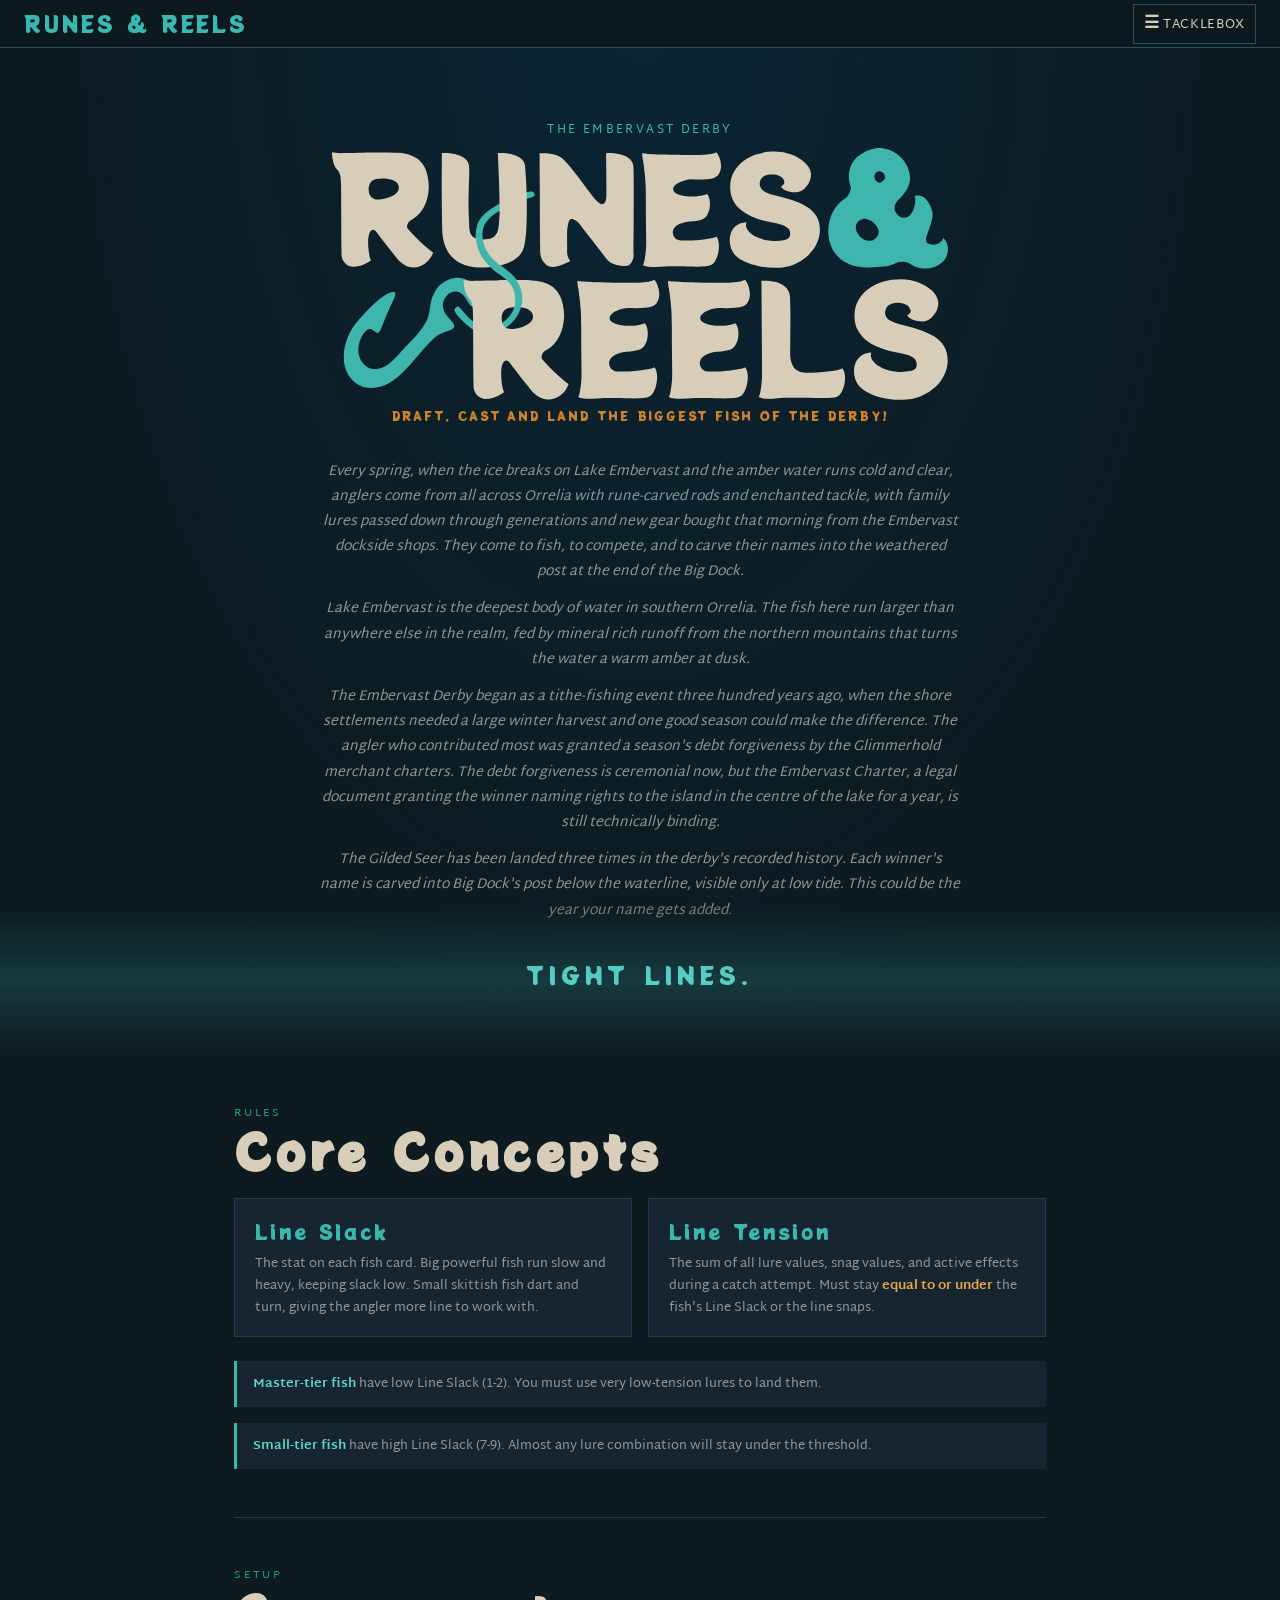
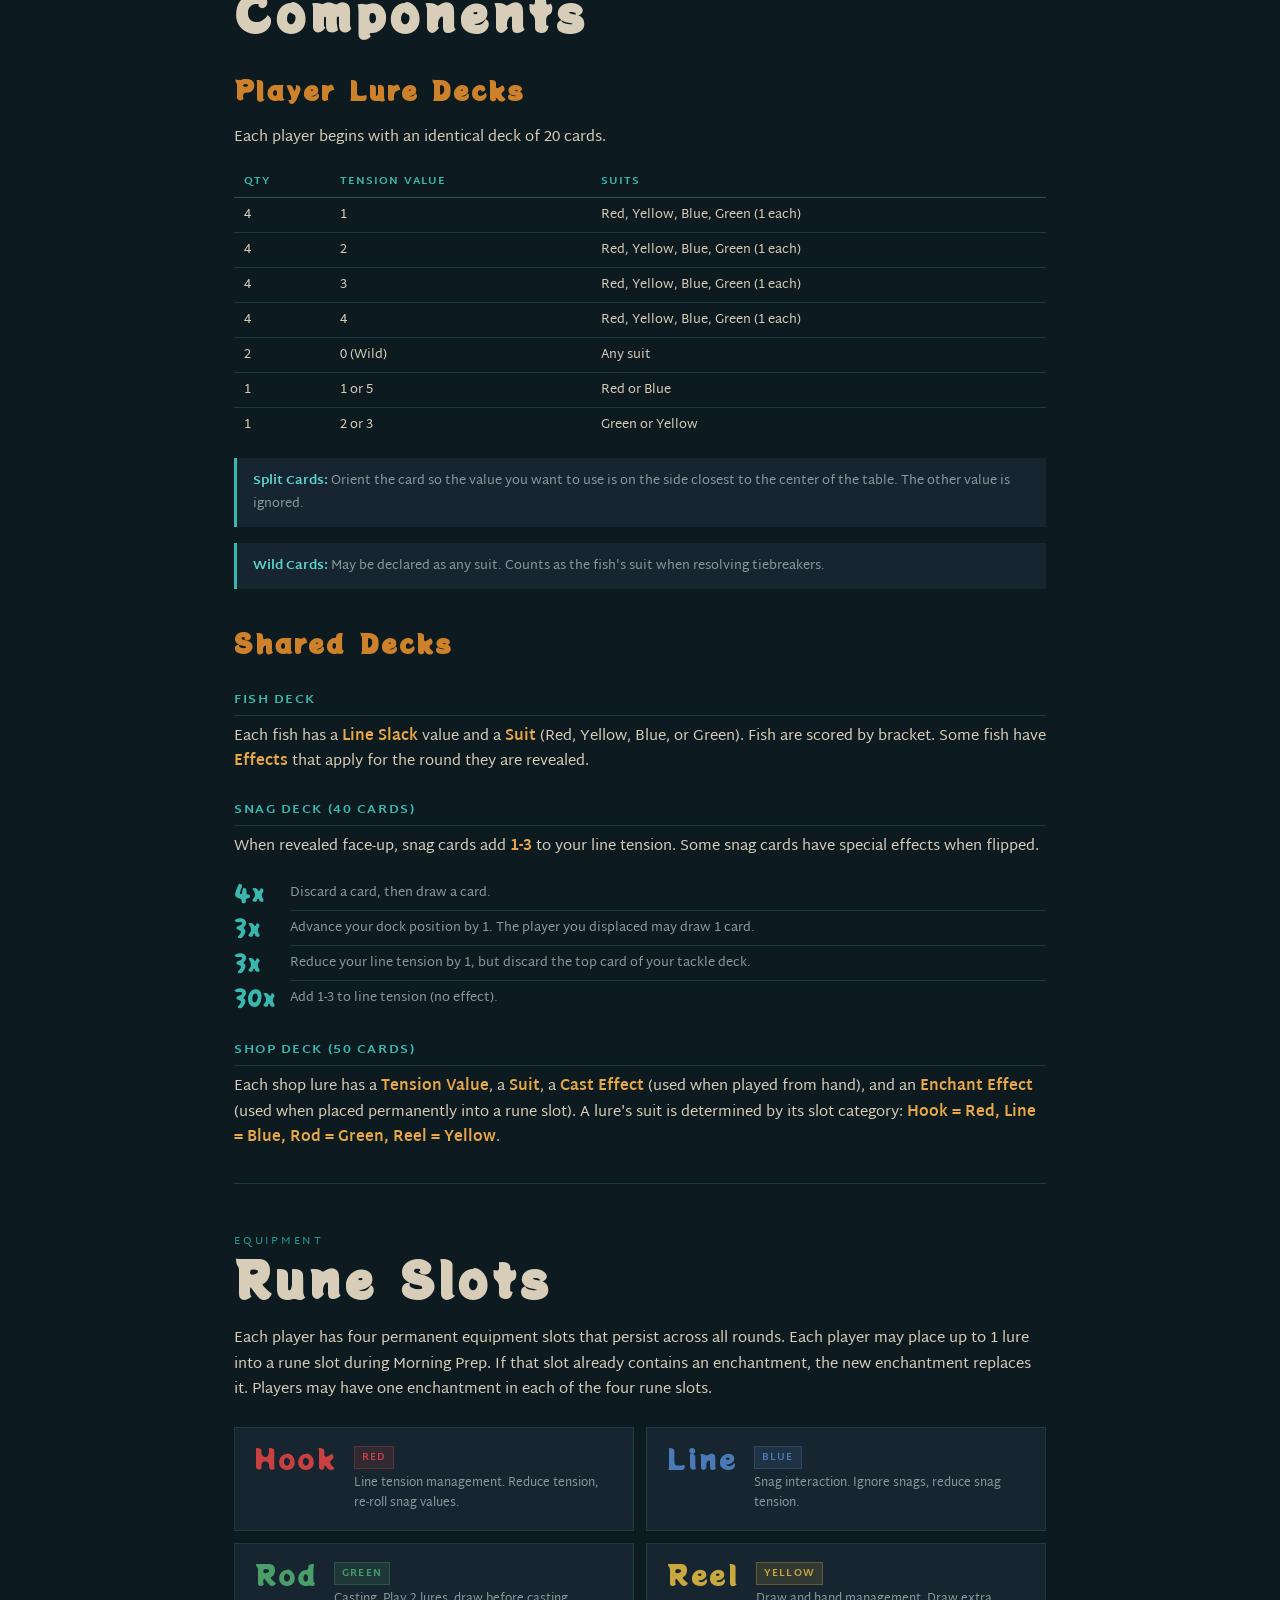
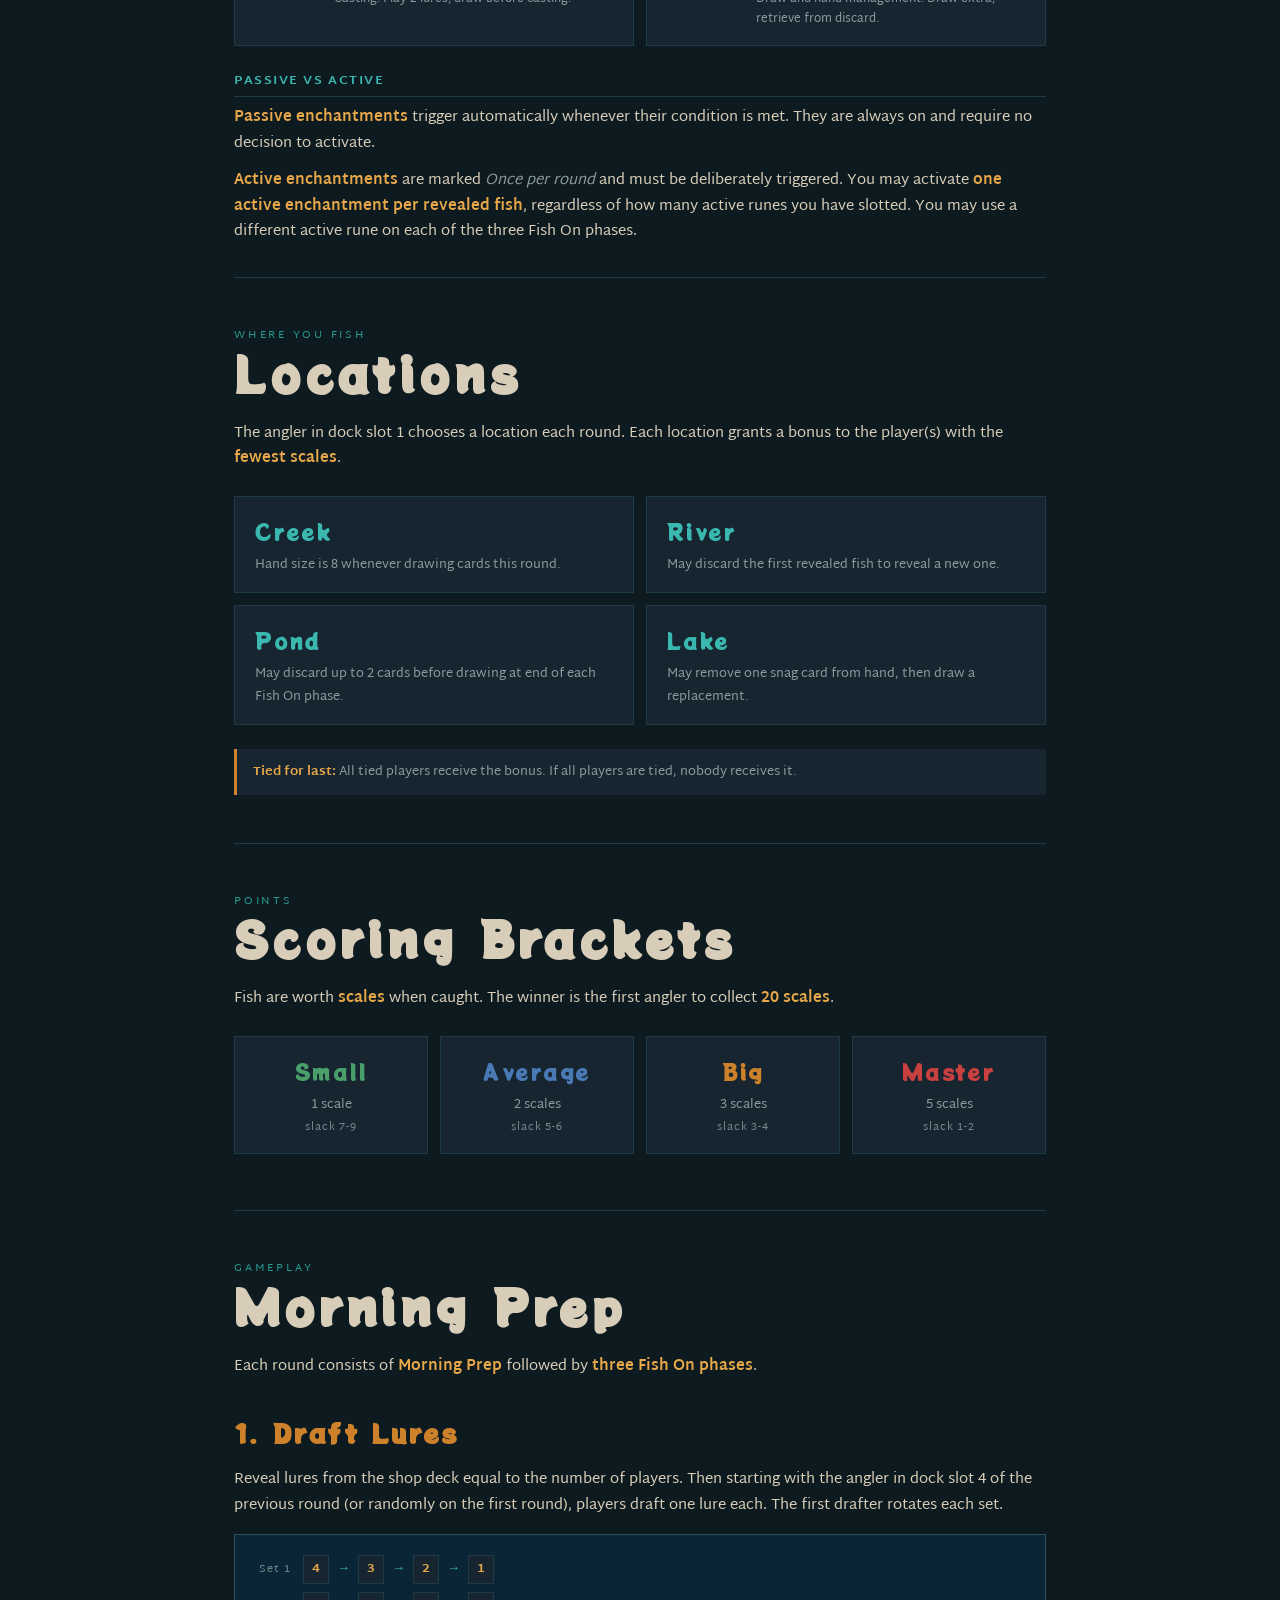
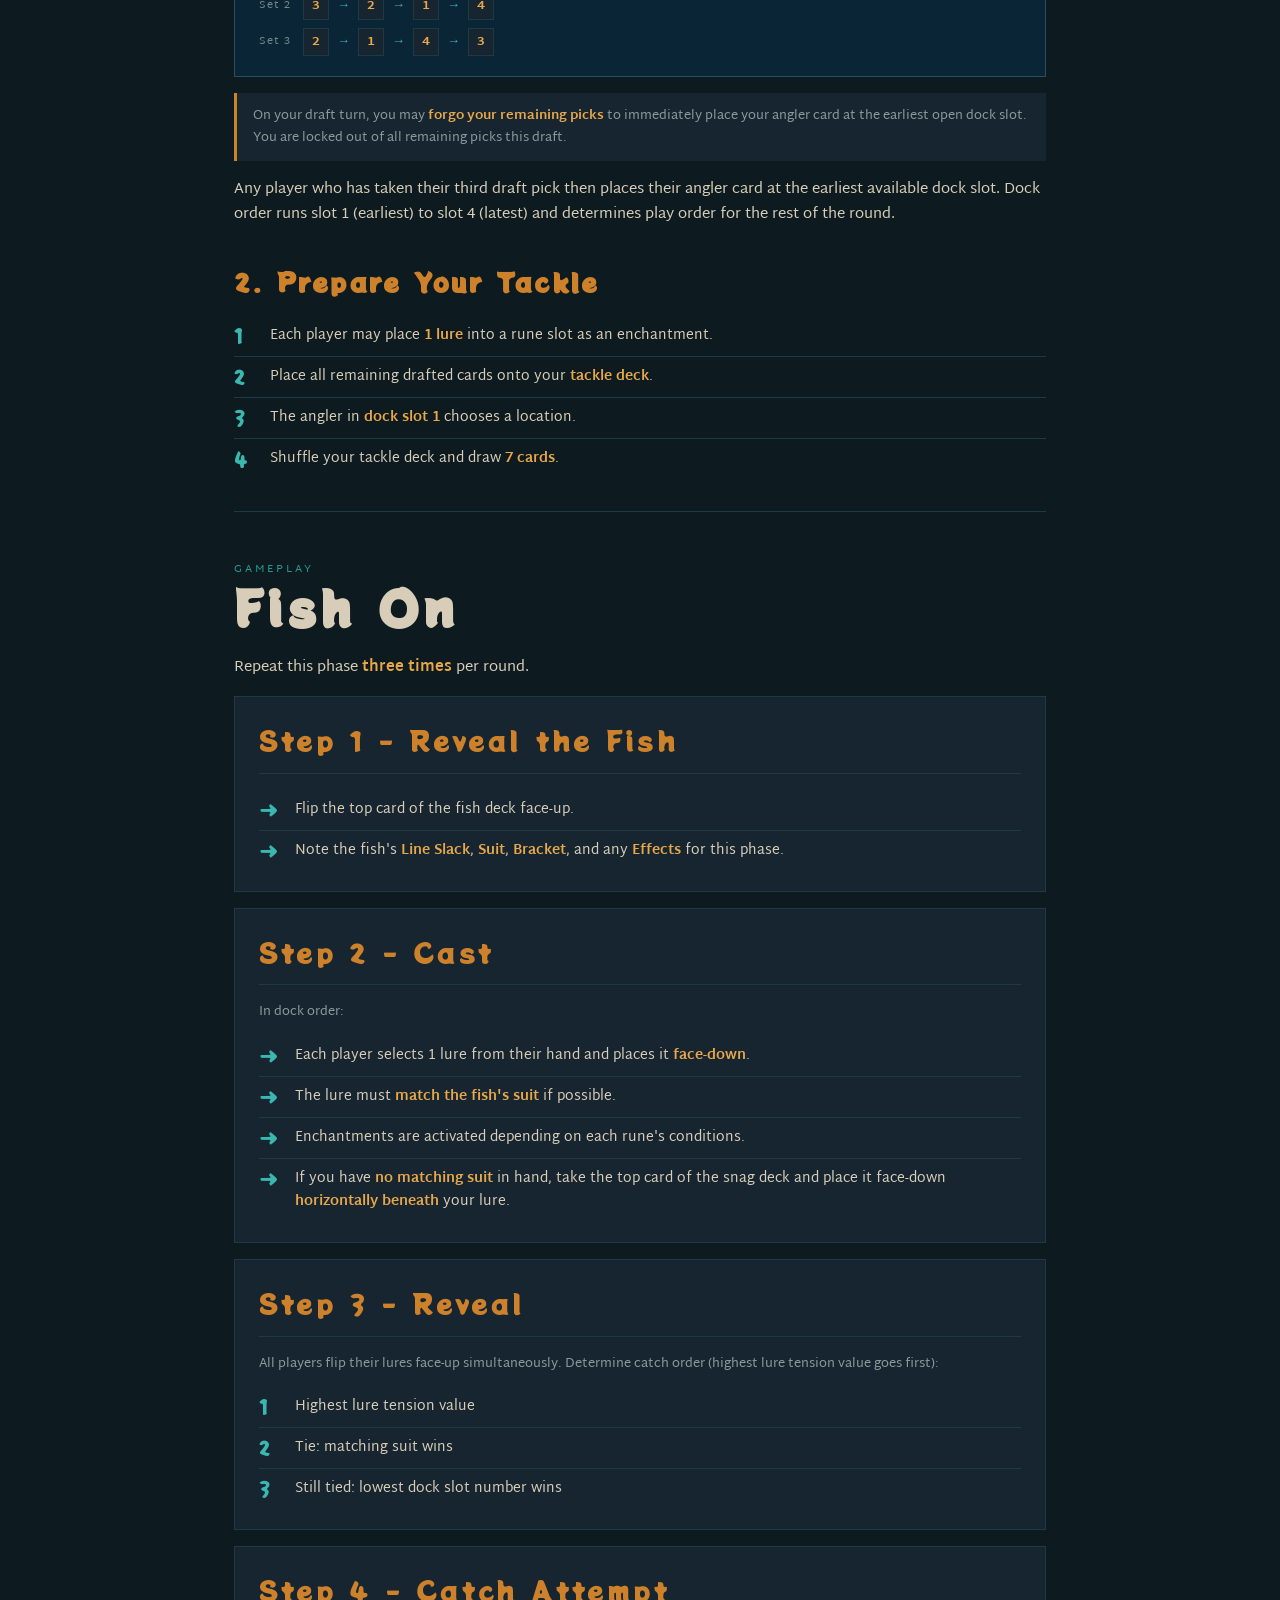
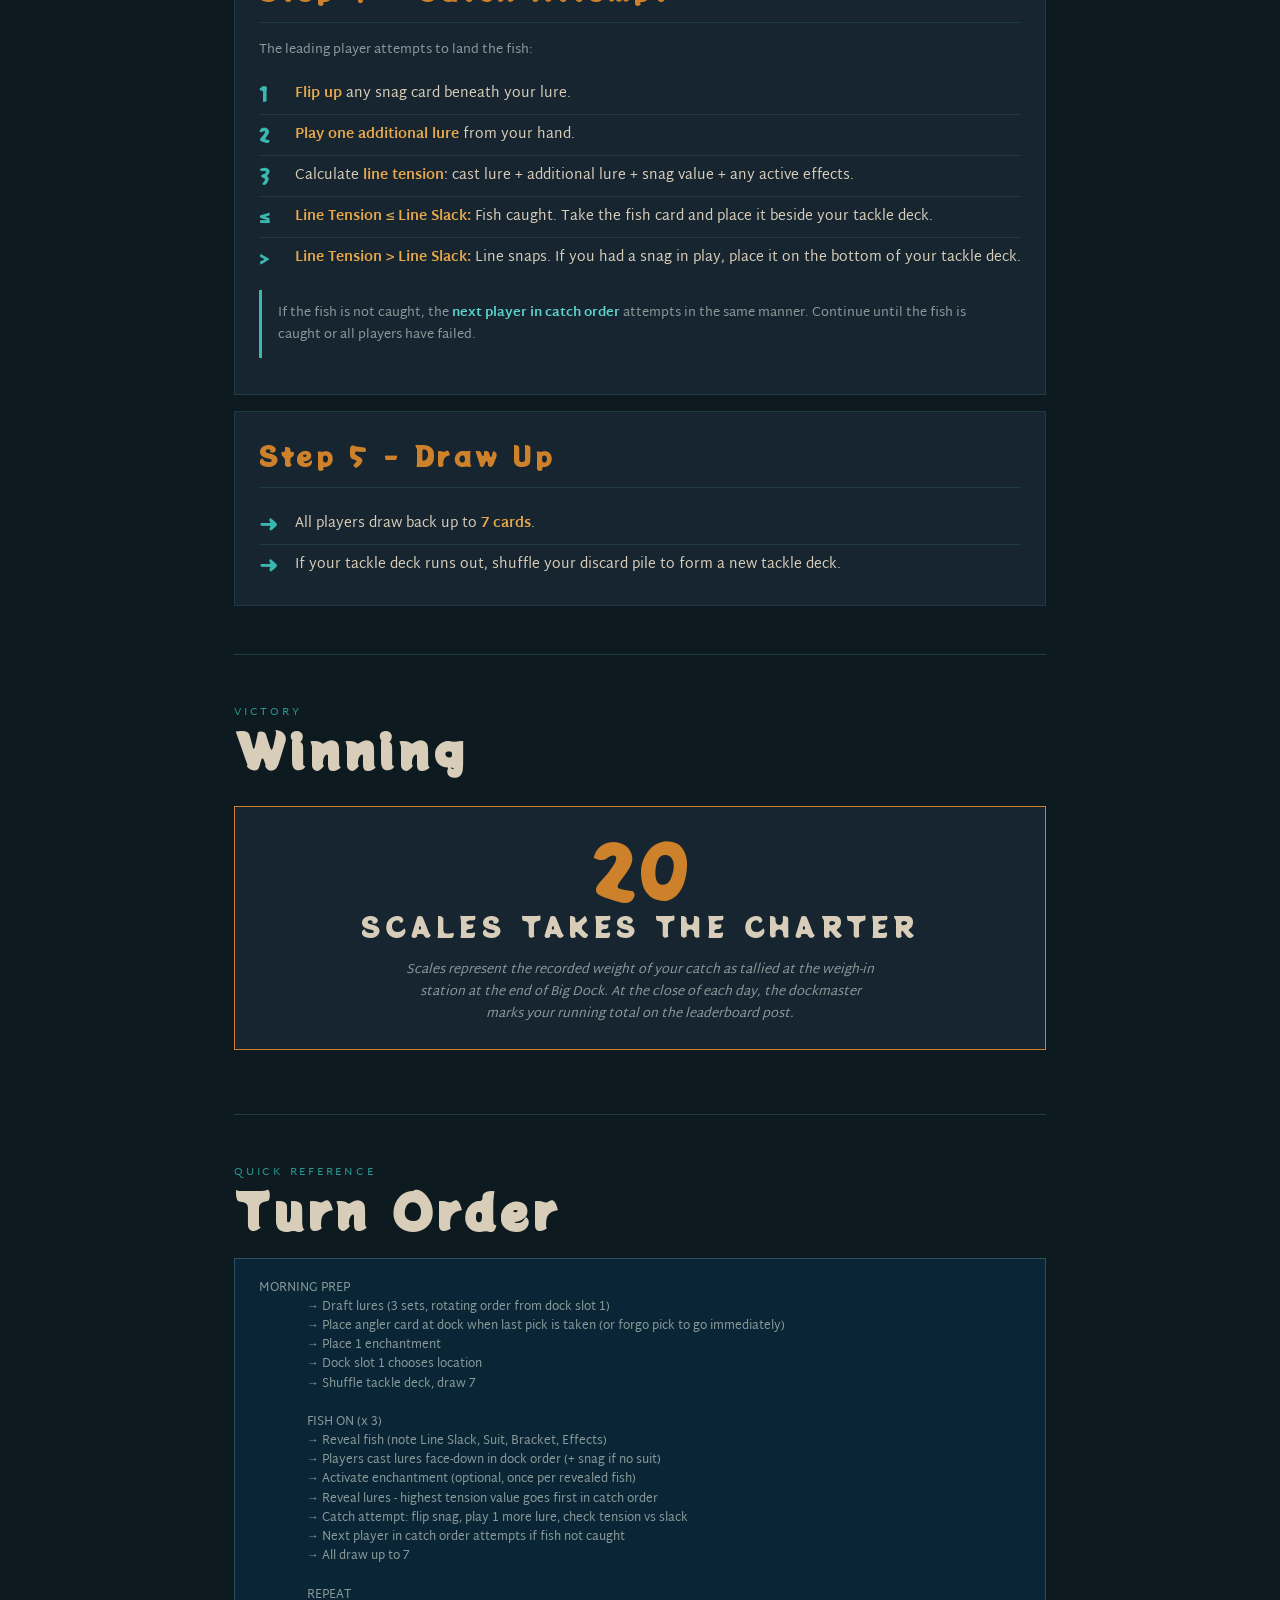
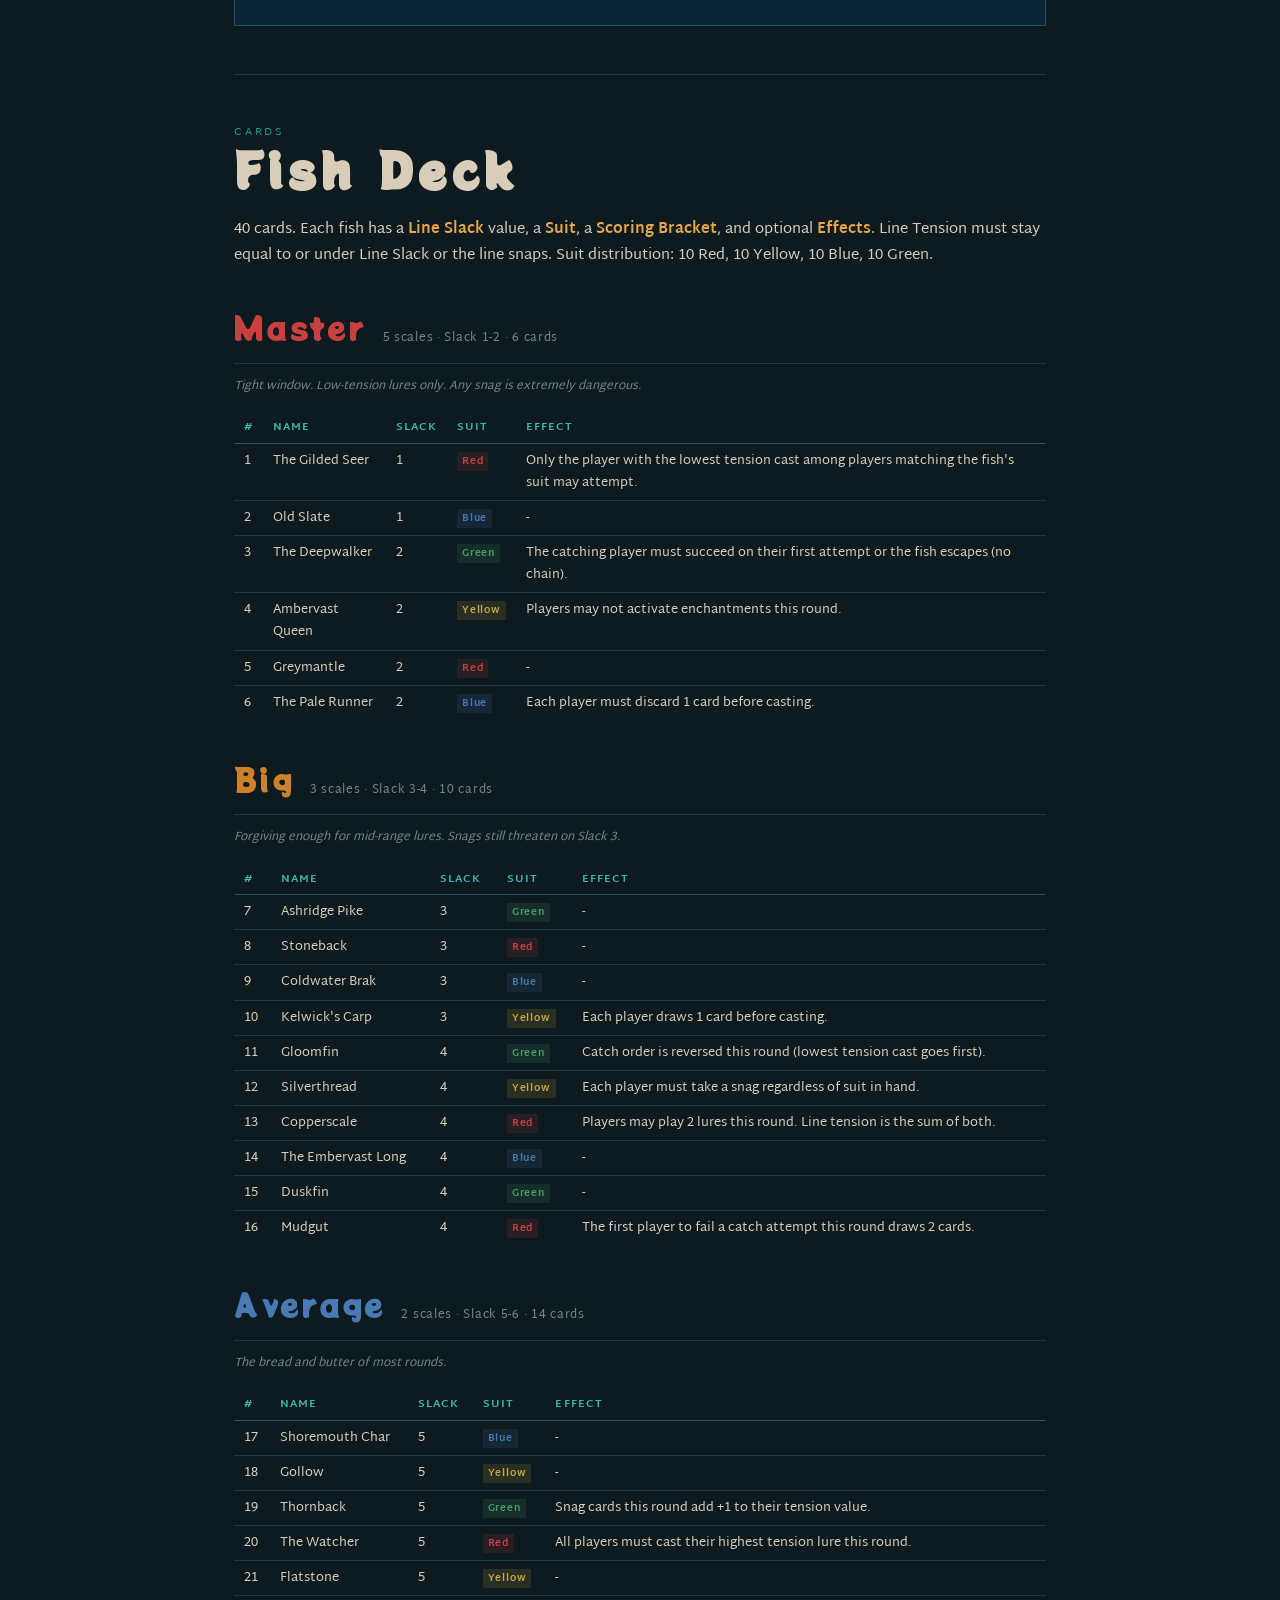
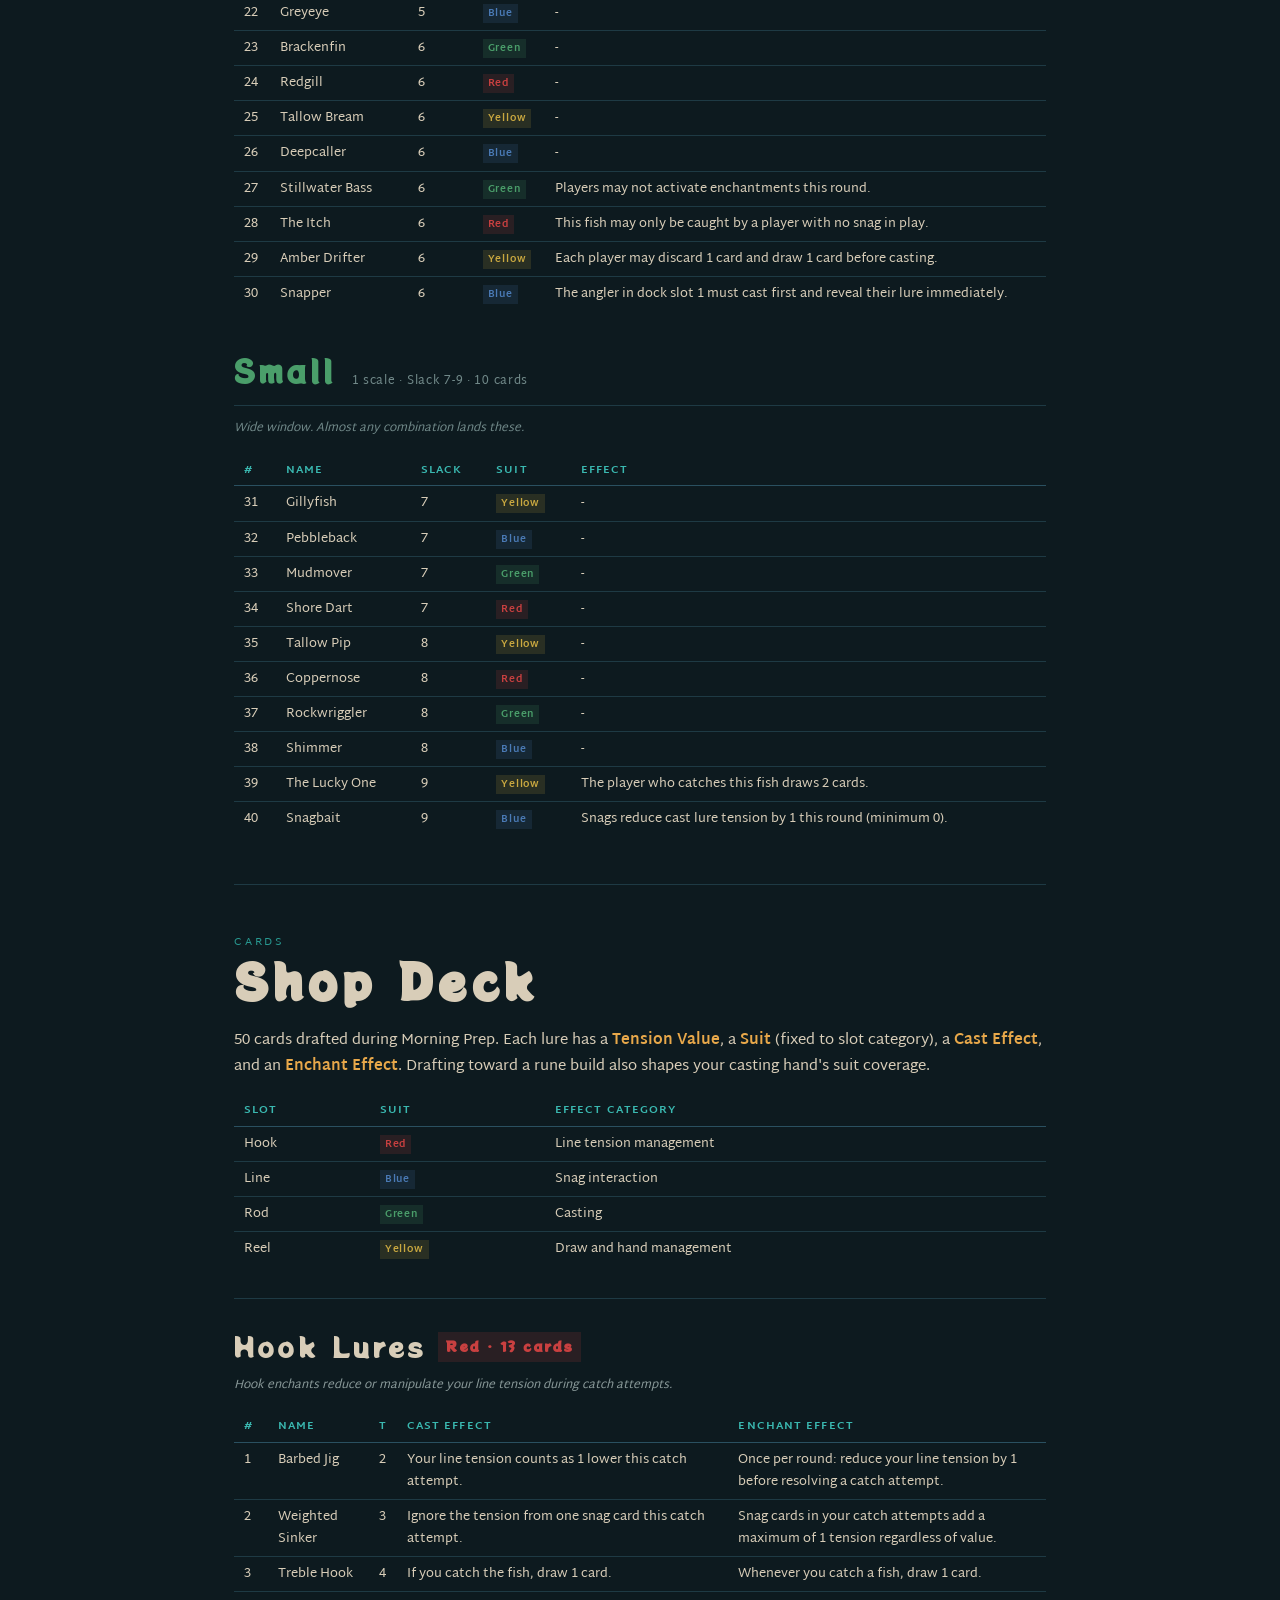
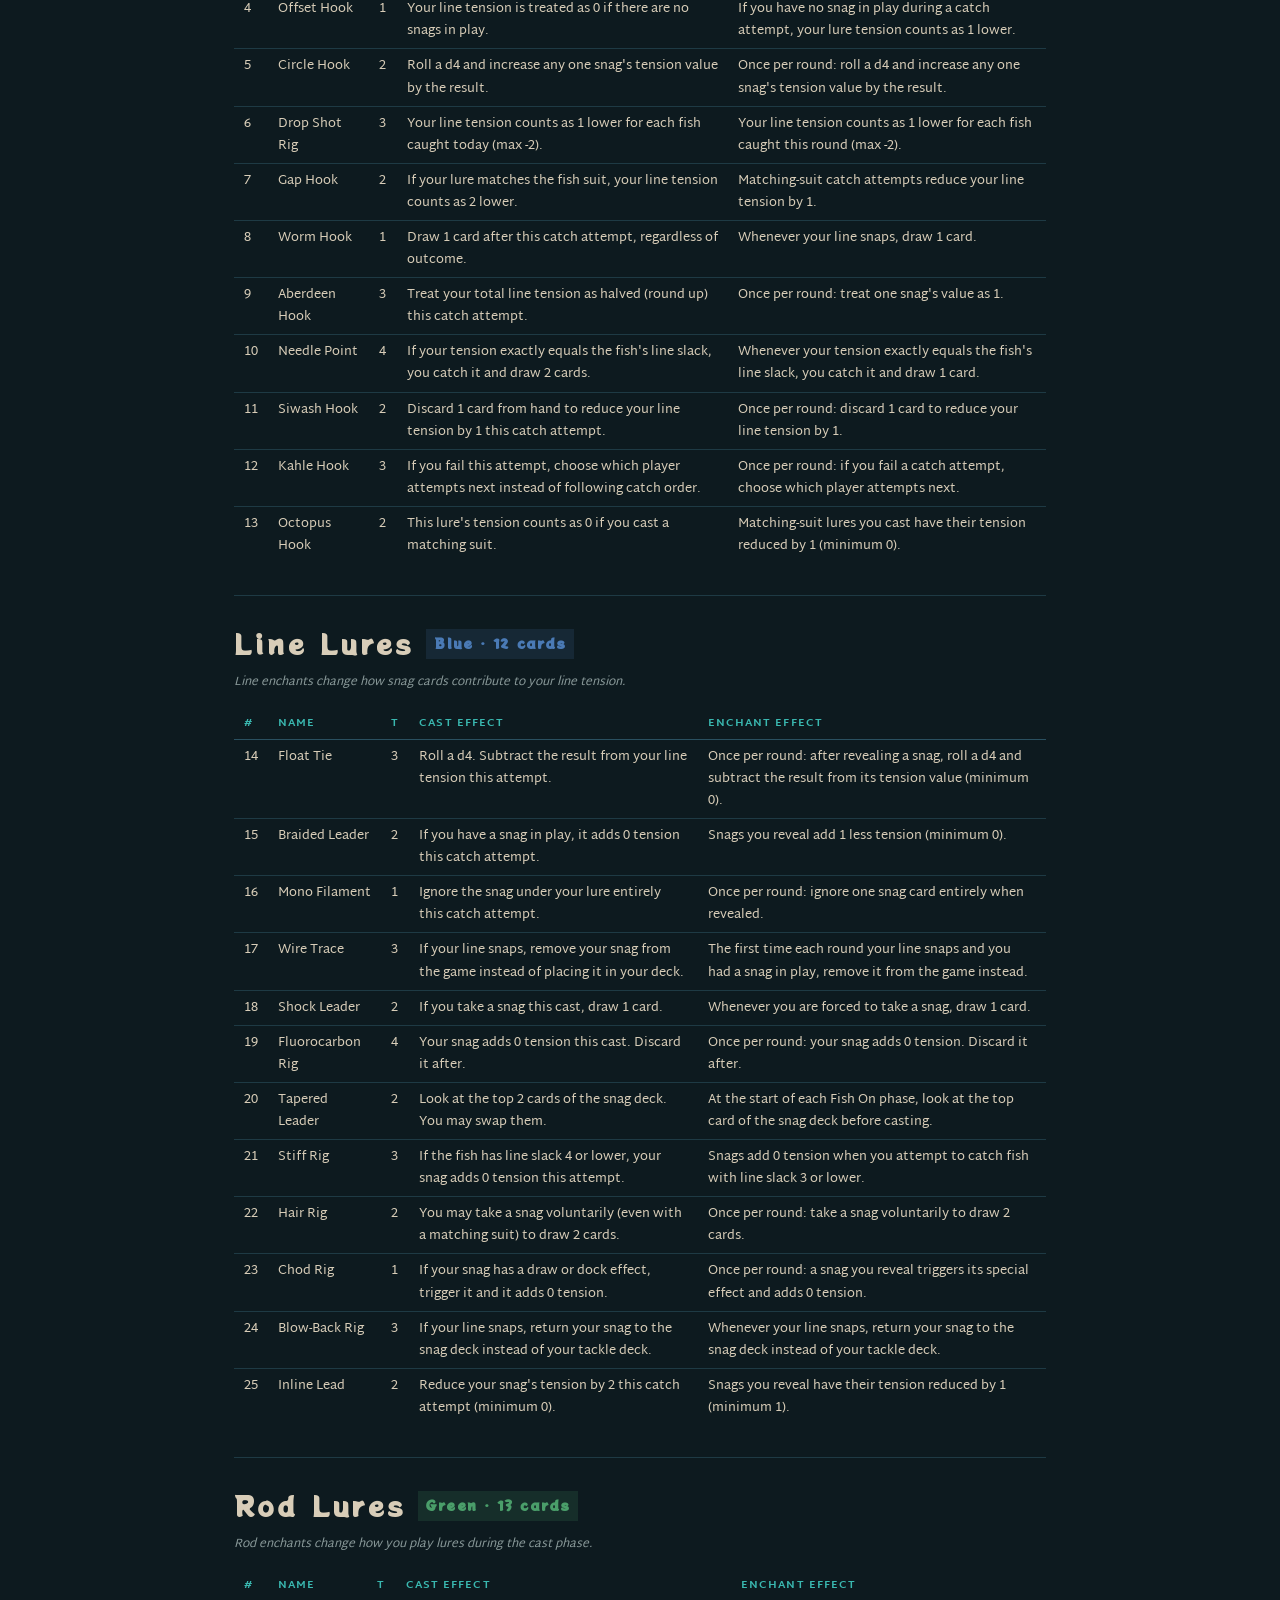
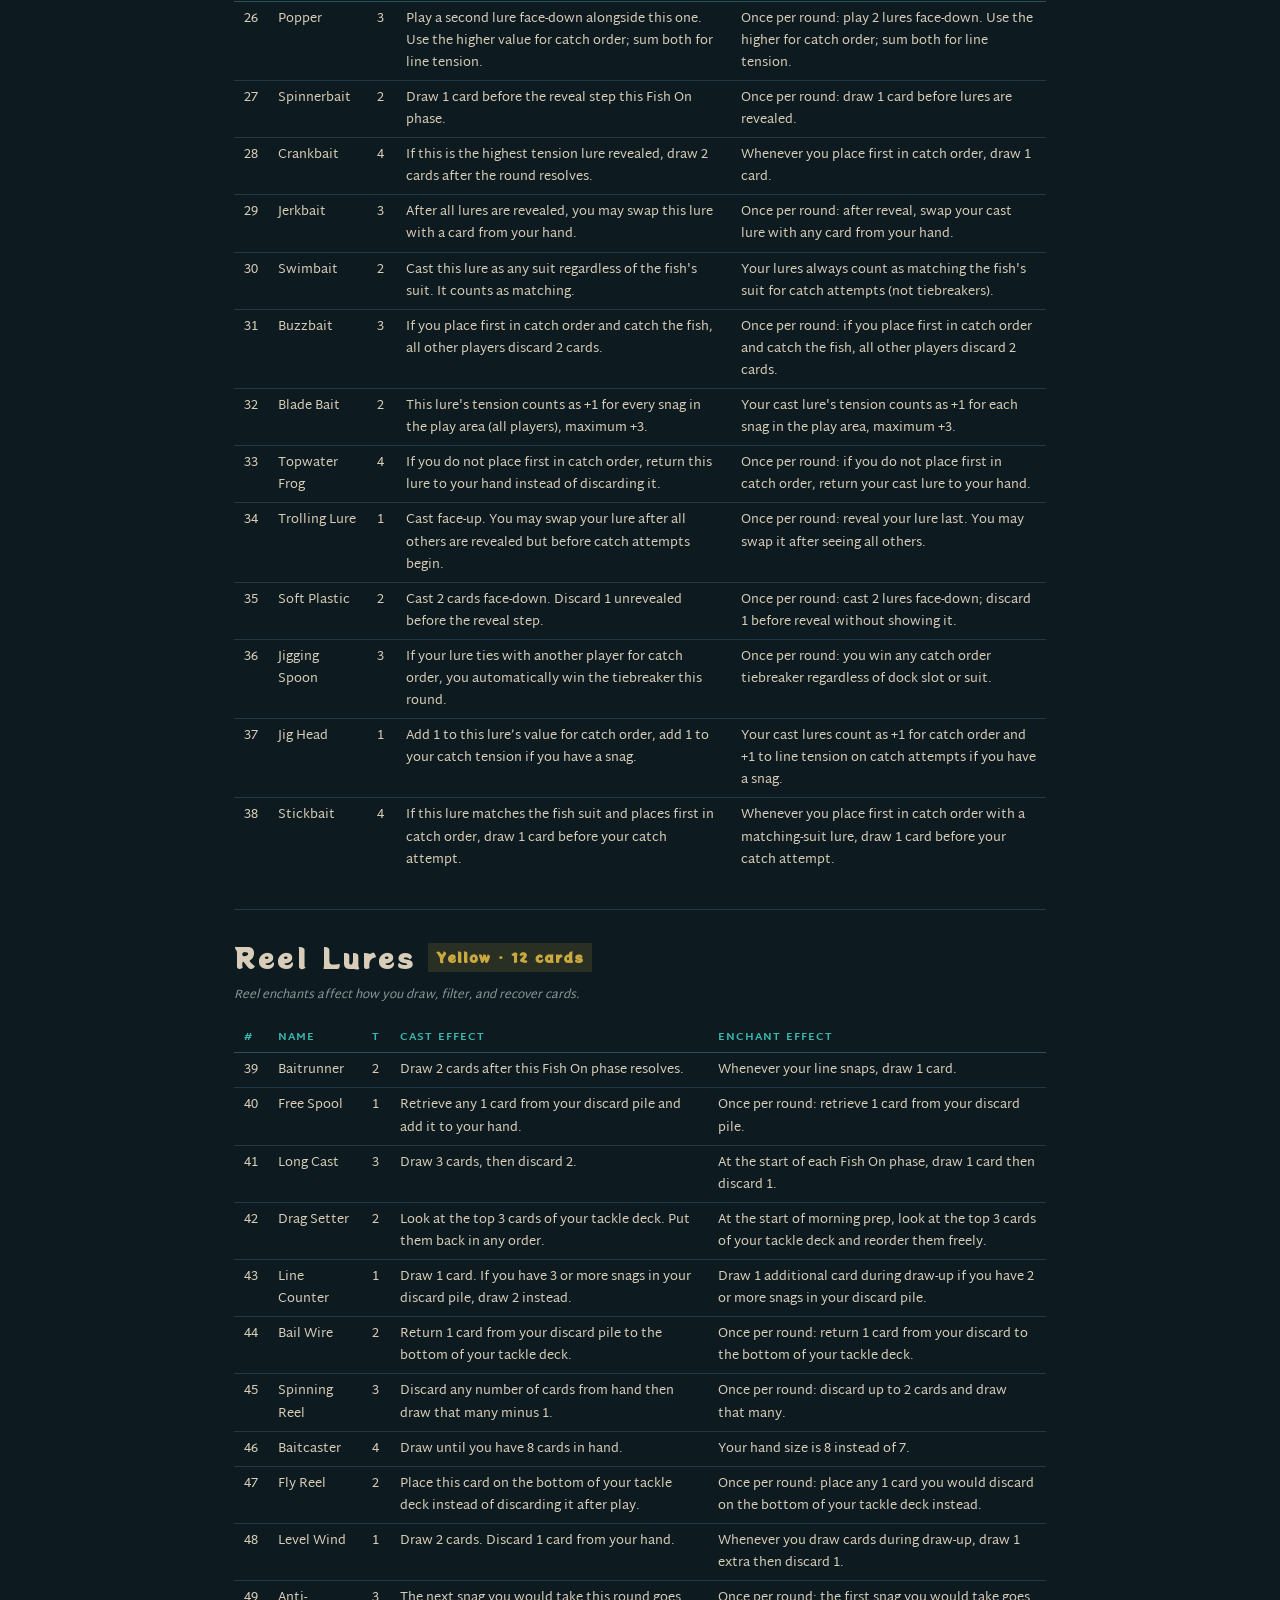
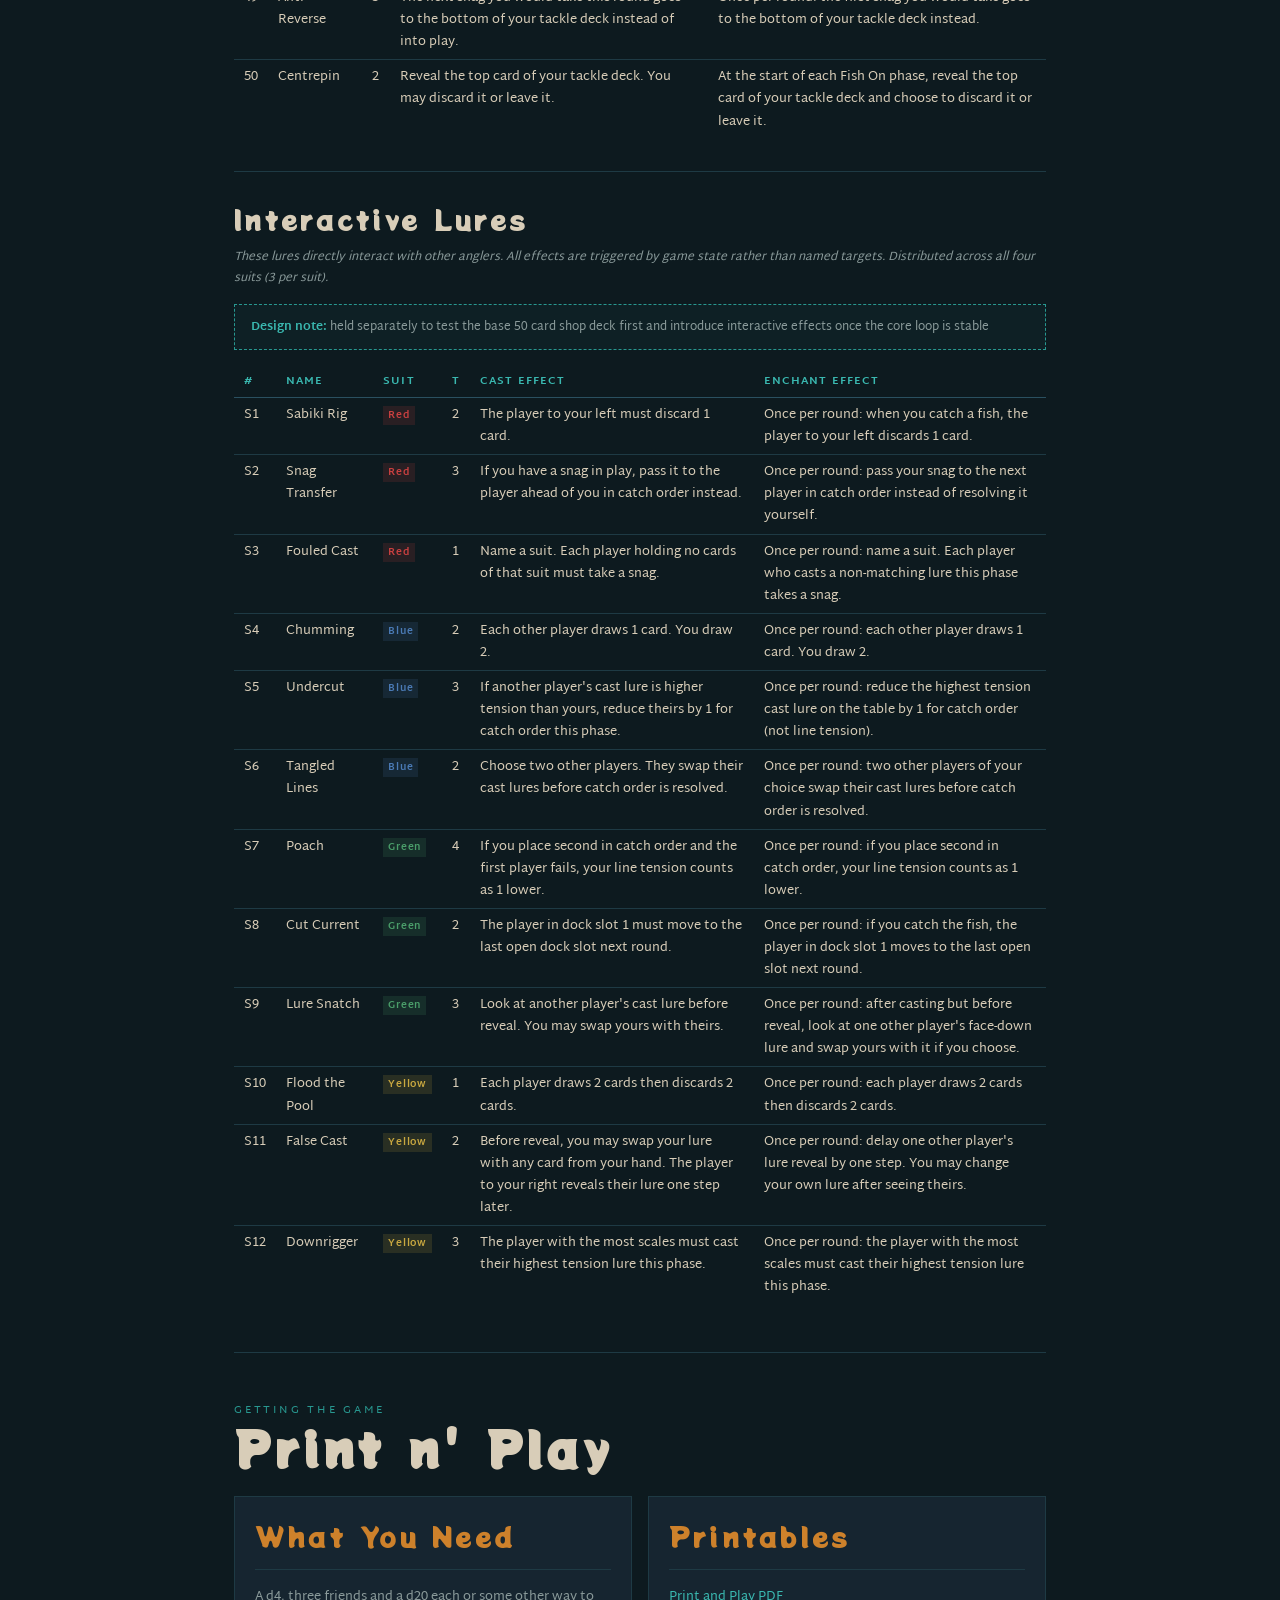
<file: rnr/index.html>
<!DOCTYPE html>
<html lang="en">

<head>
    <meta charset="UTF-8">
    <meta name="viewport" content="width=device-width, initial-scale=1.0">
    <title>Runes & Reels • The Embervast Derby</title>
    <link rel="preconnect" href="https://fonts.googleapis.com">
    <link rel="preconnect" href="https://fonts.gstatic.com" crossorigin>
    <link href="https://fonts.googleapis.com/css2?family=Martel+Sans:wght@200;300;400;600;700;800;900&family=Potta+One&display=swap" rel="stylesheet">
    <style>
        :root {
            --bg: #0d1a1f;
            --bg-mid: #132028;
            --bg-card: #162530;
            --water-deep: #0a2535;
            --amber: #cd812b;
            --amber-light: #e8a84a;
            --teal: #3ab8b0;
            --teal-light: #5dd4cc;
            --teal-dark: #289890;
            --red: #c94040;
            --green: #4a9e6a;
            --blue: #4a7ab5;
            --yellow: #c9a840;
            --text: #d8cdb8;
            --text-muted: #8a9a9a;
            --text-dim: #718989;
            --border: #1e3a44;
            --border-bright: #2a5060;
            --suit-red: #c94040;
            --suit-blue: #4a7ab5;
            --suit-green: #4a9e6a;
            --suit-yellow: #c9a840;
        }

        * {
            box-sizing: border-box;
            margin: 0;
            padding: 0;
        }

        html {
            scroll-behavior: smooth;
        }

        body {
            background: var(--bg);
            color: var(--text);
            font-family: "Martel Sans", sans-serif;
            font-size: 15px;
            line-height: 1.7;
        }

        .nav {
            position: fixed;
            top: 0;
            left: 0;
            width: 100%;
            z-index: 100;
            background: rgba(13, 26, 31, 0.97);
            border-bottom: 1px solid var(--border-bright);
            padding: 0 1.5rem;
            display: flex;
            align-items: center;
            justify-content: space-between;
            height: 48px;
        }

        .nav-title {
            font-family: "Potta One", system-ui;
            font-size: 22px;
            letter-spacing: 0.12em;
            color: var(--teal);
            text-decoration: none;
        }

        .nav-title:hover {
            color: var(--text);
        }

        .nav-toggle {
            background: none;
            border: 1px solid var(--border-bright);
            color: var(--text);
            font-family: "Martel Sans", sans-serif;
            font-size: 13px;
            padding: 4px 10px;
            cursor: pointer;
            letter-spacing: 0.05em;
        }

        .nav-toggle:hover {
            border-color: var(--teal);
            color: var(--amber);
        }

        .nav-menu {
            display: none;
            position: fixed;
            top: 48px;
            left: 0;
            width: 100%;
            background: rgba(13, 26, 31, 0.99);
            border-bottom: 1px solid var(--border-bright);
            padding: 1rem 1.5rem;
            z-index: 99;
            columns: 2;
            gap: 1rem;
        }

        .nav-menu.open {
            display: block;
        }

        .nav-menu a {
            display: block;
            color: var(--text-muted);
            text-decoration: none;
            text-transform: uppercase;
            font-size: 13px;
            padding: 3px 2px;
            letter-spacing: 0.04em;
        }

        .nav-menu a:hover {
            color: var(--amber);
            font-weight: 800;
        }

        .nav-menu a:nth-child(odd) {
            background-color: var(--water-deep);
        }

        .hero {
            padding: 120px 1.5rem 60px;
            text-align: center;
            /* border-bottom: 1px solid var(--border); */
            background: radial-gradient(ellipse at 50% 0%, #0a2535 0%, var(--bg) 70%);
            position: relative;
            overflow: hidden;
        }

        .hero-ripple {
            position: absolute;
            bottom: 0;
            left: 0;
            width: 100%;
            height: 150px;
            opacity: 0.2;
            background: linear-gradient(180deg, rgba(13, 26, 31, 1) 0%, rgba(58, 184, 176, 1) 50%, rgba(13, 26, 31, 1) 100%);
        }

        .hero-eyebrow {
            font-size: 12px;
            letter-spacing: 0.2em;
            color: var(--teal);
            text-transform: uppercase;
            margin-bottom: 0.5rem;
        }

        .hero-title {
            font-family: "Potta One", system-ui;
            font-size: clamp(64px, 12vw, 120px);
            letter-spacing: 0.06em;
            line-height: 0.9;
            color: var(--text);
            margin-bottom: 0.25rem;
        }

        .hero-title span {
            color: var(--teal);
        }

        .hero-subtitle {
            font-family: "Potta One", system-ui;
            font-size: clamp(10px, 3vw, 12px);
            letter-spacing: 0.15em;
            color: var(--amber);
            text-transform: uppercase;
            margin-bottom: 2rem;
        }

        .hero-lore {
            max-width: 640px;
            margin: 0 auto 2rem;
            font-style: italic;
            color: var(--text-muted);
            font-size: 14px;
            line-height: 1.8;
        }

        .hero-lore p {
            margin-bottom: 0.75rem;
        }

        .hero-tagline {
            font-family: "Potta One", system-ui;
            font-size: 24px;
            letter-spacing: 0.2em;
            color: var(--teal-light);
        }

        .page {
            max-width: 860px;
            margin: 0 auto;
            padding: 0 1.5rem;
        }

        .section {
            padding: 3rem 0 2rem;
            border-bottom: 1px solid var(--border);
        }

        .section:last-child {
            border-bottom: none;
        }

        .section-label {
            font-size: 11px;
            letter-spacing: 0.25em;
            color: var(--teal-dark);
            text-transform: uppercase;
            margin-bottom: 0.25rem;
        }

        h2 {
            font-family: "Potta One", system-ui;
            font-size: clamp(32px, 5vw, 48px);
            letter-spacing: 0.08em;
            color: var(--text);
            line-height: 1;
            margin-bottom: 1.5rem;
        }

        h3 {
            font-family: "Potta One", system-ui;
            font-size: 26px;
            letter-spacing: 0.08em;
            color: var(--amber);
            margin: 2rem 0 0.75rem;
        }

        h4 {
            font-family: "Martel Sans", sans-serif;
            font-size: 13px;
            font-weight: 700;
            letter-spacing: 0.12em;
            text-transform: uppercase;
            color: var(--teal);
            margin: 1.5rem 0 0.5rem;
            border-bottom: 1px solid var(--border);
            padding-bottom: 4px;
        }

        p {
            margin-bottom: 0.75rem;
        }

        p:last-child {
            margin-bottom: 0;
        }

        strong {
            color: var(--amber-light);
            font-weight: 700;
        }

        em {
            color: var(--text-muted);
            font-style: italic;
        }

        a {
            color: var(--teal);
            text-decoration: none;
        }

        a:hover {
            color: var(--teal-light);
        }

        .callout {
            background: var(--bg-card);
            border-left: 3px solid var(--teal);
            padding: 0.75rem 1rem;
            margin: 1rem 0;
            font-size: 13px;
            color: var(--text-muted);
        }

        .callout strong {
            color: var(--teal-light);
        }

        .callout-amber {
            border-left-color: var(--amber);
        }

        .callout-amber strong {
            color: var(--amber-light);
        }

        .table-wrap {
            overflow-x: auto;
            margin: 1rem 0;
        }

        table {
            width: 100%;
            border-collapse: collapse;
            font-size: 13px;
        }

        th {
            font-family: "Martel Sans", sans-serif;
            font-weight: 700;
            font-size: 11px;
            letter-spacing: 0.1em;
            text-transform: uppercase;
            color: var(--teal);
            border-bottom: 1px solid var(--border-bright);
            padding: 6px 10px;
            text-align: left;
        }

        td {
            padding: 6px 10px;
            border-bottom: 1px solid var(--border);
            vertical-align: top;
            color: var(--text);
        }

        tr:last-child td {
            border-bottom: none;
        }

        tr:hover td {
            background: rgba(58, 184, 176, 0.03);
        }

        .concept-grid {
            display: grid;
            grid-template-columns: 1fr 1fr;
            gap: 1rem;
            margin: 1.5rem 0;
        }

        .concept-card {
            background: var(--bg-card);
            border: 1px solid var(--border);
            padding: 1rem 1.25rem;
        }

        .concept-card-label {
            font-family: "Potta One", system-ui;
            font-size: 20px;
            letter-spacing: 0.1em;
            color: var(--teal);
            margin-bottom: 0.25rem;
        }

        .concept-card p {
            font-size: 13px;
            color: var(--text-muted);
            margin: 0;
        }

        .bracket-grid {
            display: grid;
            grid-template-columns: repeat(4, 1fr);
            gap: 0.75rem;
            margin: 1.5rem 0;
        }

        .bracket-card {
            background: var(--bg-card);
            border: 1px solid var(--border);
            padding: 1rem;
            text-align: center;
        }

        .bracket-name {
            font-family: "Potta One", system-ui;
            font-size: 22px;
            letter-spacing: 0.08em;
            margin-bottom: 4px;
        }

        .bracket-scales {
            font-size: 13px;
            color: var(--text-muted);
            margin-bottom: 2px;
        }

        .bracket-slack {
            font-size: 11px;
            color: var(--text-dim);
            letter-spacing: 0.08em;
        }

        .bracket-small .bracket-name {
            color: #4a9e6a;
        }

        .bracket-average .bracket-name {
            color: #4a7ab5;
        }

        .bracket-big .bracket-name {
            color: var(--amber);
        }

        .bracket-master .bracket-name {
            color: var(--red);
        }

        .rune-grid {
            display: grid;
            grid-template-columns: repeat(2, 1fr);
            gap: 0.75rem;
            margin: 1.5rem 0;
        }

        .rune-card {
            background: var(--bg-card);
            border: 1px solid var(--border);
            padding: 1rem 1.25rem;
            display: flex;
            gap: 1rem;
            align-items: flex-start;
        }

        .rune-slot-name {
            font-family: "Potta One", system-ui;
            font-size: 28px;
            letter-spacing: 0.06em;
            line-height: 1;
            min-width: 60px;
        }

        .rune-suit-pill {
            display: inline-block;
            font-size: 10px;
            letter-spacing: 0.12em;
            text-transform: uppercase;
            padding: 2px 7px;
            margin-bottom: 4px;
            font-weight: 700;
        }

        .rune-desc {
            font-size: 12px;
            color: var(--text-muted);
        }

        .suit-red-pill {
            background: rgba(201, 64, 64, 0.15);
            color: var(--suit-red);
            border: 1px solid rgba(201, 64, 64, 0.3);
        }

        .suit-blue-pill {
            background: rgba(74, 122, 181, 0.15);
            color: var(--suit-blue);
            border: 1px solid rgba(74, 122, 181, 0.3);
        }

        .suit-green-pill {
            background: rgba(74, 158, 106, 0.15);
            color: var(--suit-green);
            border: 1px solid rgba(74, 158, 106, 0.3);
        }

        .suit-yellow-pill {
            background: rgba(201, 168, 64, 0.15);
            color: var(--suit-yellow);
            border: 1px solid rgba(201, 168, 64, 0.3);
        }

        .rune-hook .rune-slot-name {
            color: var(--suit-red);
        }

        .rune-line .rune-slot-name {
            color: var(--suit-blue);
        }

        .rune-rod .rune-slot-name {
            color: var(--suit-green);
        }

        .rune-reel .rune-slot-name {
            color: var(--suit-yellow);
        }

        .phase-block {
            background: var(--bg-card);
            border: 1px solid var(--border);
            padding: 1.25rem 1.5rem;
            margin: 1rem 0;
        }

        .phase-title {
            font-family: "Potta One", system-ui;
            font-size: 28px;
            letter-spacing: 0.08em;
            color: var(--amber);
            margin-bottom: 1rem;
            border-bottom: 1px solid var(--border);
            padding-bottom: 0.5rem;
        }

        .step-list {
            list-style: none;
        }

        .step-item {
            display: flex;
            gap: 0.75rem;
            padding: 0.5rem 0;
            border-bottom: 1px solid var(--border);
            font-size: 14px;
        }

        .step-item:last-child {
            border-bottom: none;
        }

        .step-num {
            font-family: "Potta One", system-ui;
            font-size: 20px;
            color: var(--teal);
            min-width: 24px;
            line-height: 1.2;
        }

        .draft-box {
            background: var(--water-deep);
            border: 1px solid var(--border-bright);
            padding: 1rem 1.5rem;
            margin: 1rem 0;
            font-size: 13px;
        }

        .draft-set {
            display: flex;
            gap: 0.5rem;
            align-items: center;
            padding: 4px 0;
        }

        .draft-label {
            font-size: 11px;
            letter-spacing: 0.1em;
            color: var(--text-dim);
            min-width: 36px;
        }

        .draft-arrow {
            color: var(--teal);
            font-size: 13px;
        }

        .draft-num {
            background: var(--bg-card);
            border: 1px solid var(--border);
            padding: 2px 8px;
            font-size: 13px;
            font-weight: 700;
            color: var(--amber-light);
        }

        .ref-block {
            background: var(--water-deep);
            border: 1px solid var(--border-bright);
            padding: 1.25rem 1.5rem;
            font-size: 12px;
            font-family: "Martel Sans", sans-serif;
            color: var(--text-muted);
            white-space: pre-wrap;
            line-height: 1.6;
            margin: 1rem 0;
        }

        .location-grid {
            display: grid;
            grid-template-columns: repeat(2, 1fr);
            gap: 0.75rem;
            margin: 1.5rem 0;
        }

        .location-card {
            background: var(--bg-card);
            border: 1px solid var(--border);
            padding: 1rem 1.25rem;
        }

        .location-name {
            font-family: "Potta One", system-ui;
            font-size: 22px;
            letter-spacing: 0.08em;
            color: var(--teal);
            margin-bottom: 4px;
        }

        .location-desc {
            font-size: 13px;
            color: var(--text-muted);
        }

        .fish-section-header {
            display: flex;
            align-items: baseline;
            gap: 1rem;
            margin: 2rem 0 0.75rem;
            border-bottom: 1px solid var(--border);
            padding-bottom: 0.5rem;
        }

        .fish-bracket-title {
            font-family: "Potta One", system-ui;
            font-size: 32px;
            letter-spacing: 0.06em;
        }

        .fish-bracket-meta {
            font-size: 12px;
            color: var(--text-dim);
            letter-spacing: 0.06em;
        }

        .fish-master .fish-bracket-title {
            color: var(--red);
        }

        .fish-big .fish-bracket-title {
            color: var(--amber);
        }

        .fish-average .fish-bracket-title {
            color: var(--blue);
        }

        .fish-small .fish-bracket-title {
            color: var(--green);
        }

        .fish-note {
            font-size: 12px;
            font-style: italic;
            color: var(--text-dim);
            margin-bottom: 0.75rem;
        }

        .lure-section {
            margin: 2rem 0 1rem;
            border-top: 1px solid var(--border);
            padding-top: 1.5rem;
        }

        .lure-section-title {
            font-family: "Potta One", system-ui;
            font-size: 28px;
            letter-spacing: 0.08em;
            margin-bottom: 0.25rem;
            display: flex;
            align-items: center;
            gap: 0.75rem;
        }

        .lure-section-note {
            font-size: 12px;
            font-style: italic;
            color: var(--text-muted);
            margin-bottom: 0.75rem;
        }

        .suit-tag {
            display: inline-block;
            font-size: 10px;
            font-weight: 700;
            letter-spacing: 0.08em;
            padding: 1px 5px;
        }

        .suit-tag-red {
            background: rgba(201, 64, 64, 0.15);
            color: var(--suit-red);
        }

        .suit-tag-blue {
            background: rgba(74, 122, 181, 0.15);
            color: var(--suit-blue);
        }

        .suit-tag-green {
            background: rgba(74, 158, 106, 0.15);
            color: var(--suit-green);
        }

        .suit-tag-yellow {
            background: rgba(201, 168, 64, 0.15);
            color: var(--suit-yellow);
        }

        .win-banner {
            background: var(--bg-card);
            border: 1px solid var(--amber);
            padding: 1.5rem 2rem;
            text-align: center;
            margin: 2rem 0;
        }

        .win-banner-number {
            font-family: "Potta One", system-ui;
            font-size: 80px;
            line-height: 0.9;
            color: var(--amber);
            display: block;
        }

        .win-banner-label {
            font-family: "Potta One", system-ui;
            font-size: 28px;
            letter-spacing: 0.15em;
            color: var(--text);
            display: block;
            margin-bottom: 0.5rem;
        }

        .win-banner-note {
            font-size: 13px;
            color: var(--text-muted);
            font-style: italic;
            max-width: 480px;
            margin: 0 auto;
        }

        .footer {
            text-align: center;
            padding: 3rem 1.5rem;
            color: var(--text-dim);
            font-size: 12px;
            letter-spacing: 0.08em;
            border-top: 1px solid var(--border);
        }

        .footer a {
            color: var(--teal-dark);
        }

        .footer a:hover {
            color: var(--teal-light);
            font-weight: 600;
        }

        .designer-note {
            background: rgba(58, 184, 176, 0.04);
            border: 1px dashed var(--teal-dark);
            padding: 0.75rem 1rem;
            font-size: 12px;
            color: var(--text-muted);
            margin: 1rem 0;
        }

        .designer-note strong {
            color: var(--teal);
        }

        .snag-grid {
            display: grid;
            grid-template-columns: 40px 1fr;
            gap: 0 1rem;
            margin: 1rem 0;
        }

        .snag-qty {
            font-family: "Potta One", system-ui;
            font-size: 24px;
            color: var(--teal);
            line-height: 1.2;
            padding-top: 2px;
        }

        .snag-effect {
            font-size: 13px;
            color: var(--text-muted);
            padding: 6px 0;
            border-bottom: 1px solid var(--border);
        }

        .snag-grid .snag-effect:last-child {
            border-bottom: none;
        }

        @media (max-width: 600px) {
            .concept-grid {
                grid-template-columns: 1fr;
            }

            .bracket-grid {
                grid-template-columns: repeat(2, 1fr);
            }

            .rune-grid {
                grid-template-columns: 1fr;
            }

            .location-grid {
                grid-template-columns: 1fr;
            }

            .nav-menu {
                columns: 1;
            }

            .hero-title svg {
                width: 100%;
            }
        }
    </style>
</head>

<body>

    <nav class="nav">
        <a href="#top" class="nav-title">RUNES &amp; REELS</a>
        <button class="nav-toggle">
            <span style="font-weight: 800; font-size: 1.3em;">&#9776;</span> TACKLEBOX
        </button>
        <div class="nav-menu">
            <a href="#concepts">• Core Concepts</a>
            <a href="#components">• Components</a>
            <a href="#rune-slots">• Rune Slots</a>
            <a href="#locations">• Locations</a>
            <a href="#scoring">• Scoring</a>
            <a href="#morning-prep">• Morning Prep</a>
            <a href="#fish-on">• Fish On</a>
            <a href="#winning">• Winning</a>
            <a href="#reference">• Reference</a>
            <a href="#fish-deck">• Fish Deck</a>
            <a href="#shop-deck">• Shop Deck</a>
            <a href="#hook-lures">• Hook Lures</a>
            <a href="#line-lures">• Line Lures</a>
            <a href="#rod-lures">• Rod Lures</a>
            <a href="#reel-lures">• Reel Lures</a>
            <a href="#interactive-lures">• Interactive Lures</a>
            <a href="#pnp">• Print n' Play</a>
        </div>
    </nav>

    <div id="top" class="hero">
        <div class="hero-eyebrow">The Embervast Derby</div>
        <div class="hero-title">
            <svg xmlns="http://www.w3.org/2000/svg" id="Layer_2" data-name="Layer 2" viewBox="0 0 207.94 84.99" width="50%">
                <defs>
                    <style>
                        .cls-2 {
                            fill: #3eb6ae
                        }
                    </style>
                </defs>
                <g id="Layer_1-2" data-name="Layer 1">
                    <path d="m49.08 26.17 1.74 1.7c.19-1.14.5-1.76.95-2.43 1-1.49 2.3-2.75 3.85-3.66 3.38-1.98 8.3-3.81 9.74-4.45 1-.64 4.02-.56 2.72-2.32-.45-.48-1.28-.37-2.13-.12-4.01 1.06-10.63 4.1-13.98 7-2.68 2.33-2.8 3.99-2.9 4.27Z" class="cls-2" />
                    <path d="M63.82 53.49c1.73-8.45-3.21-10.89-8.85-15.34-3.49-3.13-5.47-8.15-3.49-12.67.17-.71-.63-.79-1.21-.85-.33-.02-.59.12-.76.42-3.21 6.92 1.56 14.35 7.51 17.85 4.57 2.65 6.69 8.53 3.37 13.2-2.79 4.55-9.44 5.56-13.2 2.17-2.26-2.04-3.49-3.91-4.37-4.65-.51-.32-1.01.3-1.35.64-1.11 1.24 5.41 6.82 6.45 7.18 6.45 3.02 14.12-1.08 15.88-7.79" class="cls-2" />
                    <path d="M21.23 48.68c-3.27-.77-10.16 6.97-12.35 9.59-5.99 6.36-7.68 18.93 1.66 22.39 10.54 2.59 16.87-9.95 23.47-16.01 1.48-1.61 3.85-2.51 5.73-3.09.64-.24 1.14-.52 1.37-.88.6-1.06-.81-2.23-1.57-3.11-.96-1.03-1.83-2.22-2.06-3.63-.53-2.82 2.01-6.07 4.93-5.44 2.33.47 3.18 3.44 4.58 4.91 2.14 1.61 2.35-2.56 1.74-4.47-2-7.66-11.49-6.01-14.31.14-1.5 2.72-1.19 6.12-2.26 8.82-2.19 4.68-6.77 8.27-10.05 12.26-2.02 2.17-4.43 4.33-7.14 4.47-4.37.37-6.92-4.47-5.88-8.32.5-2.42 2.1-5 3.42-5.2.93-.19 1.68.7 2.35 1.15 1.25.76 1.75-1.56 2.19-2.42 1.01-2.72 2.23-5.56 3.51-8.18.33-.85 1.09-2.12.69-2.91m162.28-22.72c.53.62.86 1.29.99 1.99.1.48 0 .98-.26 1.49-.27.51-.64.94-1.11 1.27-.46.34-.94.52-1.42.55-1.03.03-1.95-.24-2.77-.82q-1.23-.87-1.8-2.16c-.38-.87-.46-1.7-.22-2.5s.91-1.41 2-1.83c.48-.16 1.04-.15 1.68.02.64.18 1.09.36 1.35.55.51.32 1.03.79 1.56 1.42m-.31-17.1q.33-.75 1.08-.96c.5-.15.99-.07 1.47.22s.79.82.91 1.59c.06.35 0 .65-.22.89q-.315.36-.84.75c-.35.29-.74.36-1.15.22-.42-.14-.75-.38-1.01-.7-.38-.83-.46-1.5-.24-2m21.49 23.36c-.9.5-2.08.47-3.56-.07-.35-.13-.55-.48-.6-1.06s.04-1.15.26-1.73c.64-1.7 1.16-3.25 1.56-4.64s.49-2.52.26-3.39c-.48-1.7-1.18-3.06-2.09-4.09s-2.19-1.41-3.82-1.15c.19.67.24 1.45.15 2.33-.1.88-.32 1.72-.67 2.52s-.85 1.48-1.49 2.02c-.32.26-.79.43-1.4.53s-1.14-.02-1.59-.34c-.96-.64-1.56-1.39-1.78-2.26-.13-.42-.1-.94.07-1.59.18-.64.52-1.22 1.03-1.73 1.31-1.25 2.36-2.54 3.13-3.87s1.07-2.8.91-4.4c-.13-1.41-.61-2.8-1.44-4.16s-1.92-2.51-3.25-3.44-2.85-1.5-4.57-1.71-3.55.15-5.51 1.08c-2.57 1.19-4.28 2.84-5.15 4.95-.87 2.12-.9 4.46-.1 7.02.1.29.08.69-.05 1.2s-.35 1.02-.65 1.52-.65.87-1.03 1.13c-1.51.93-2.73 2.16-3.68 3.68s-1.58 3.18-1.9 4.98-.3 3.58.07 5.34 1.1 3.37 2.19 4.81 2.57 2.59 4.45 3.44 4.17 1.23 6.9 1.13c1.8-.06 3.41-.17 4.83-.31 1.43-.14 2.76-.52 4.02-1.13.8-.35 1.67-.51 2.6-.46s1.56.19 1.88.41c.64.42 1.26.77 1.85 1.06s1.18.48 1.76.58c1.73.29 3.24.25 4.52-.12s2.33-.95 3.15-1.75 1.38-1.7 1.68-2.69.35-1.99.15-2.98c-.21-.99-.68-1.86-1.42-2.6q-.345 1.2-1.68 1.95" class="cls-2" />
                    <path fill="#d8cdb8" d="M143.95 1.98c-1.84.53-3.49 1.31-4.93 2.36-1.44 1.04-2.58 2.33-3.41 3.85s-1.24 3.26-1.2 5.22c.03 1.67.38 3.12 1.06 4.38.67 1.25 1.55 2.31 2.62 3.17 1.07.87 2.26 1.58 3.56 2.14s2.59 1.02 3.87 1.37c.96.22 2 .44 3.13.65 1.12.21 2.16.47 3.12.77.96.31 1.71.75 2.26 1.32.55.58.74 1.35.58 2.31-.13.8-.83 1.33-2.09 1.59-1.27.26-2.75.32-4.45.19-1.64-.13-3.14-.5-4.52-1.13-1.38-.62-2.41-1.39-3.1-2.31-.69-.91-.87-1.85-.55-2.81-1.63.1-2.91.59-3.82 1.49q-1.365 1.35-1.71 3.24c-.23 1.27-.14 2.53.26 3.78s1.08 2.29 2.04 3.13c1.09.9 2.35 1.62 3.77 2.16 1.43.55 2.94.94 4.54 1.2s3.16.39 4.66.39c2.37 0 4.49-.39 6.35-1.15 1.86-.77 3.43-1.77 4.71-3.01 1.28-1.23 2.26-2.57 2.93-4.01s1.03-2.82 1.06-4.14q.09-2.985-1.08-4.98c-.79-1.33-1.9-2.44-3.34-3.34s-3.12-1.65-5.03-2.26q-2.865-.915-6.18-1.68c-1.44-.35-2.52-.78-3.22-1.27q-1.065-.75-1.32-1.59c-.18-.56-.2-1.08-.07-1.56.22-.83.62-1.43 1.18-1.8s1.18-.59 1.85-.67 1.27-.09 1.78-.03c.9.1 1.66.35 2.28.77s1 .95 1.13 1.59c.06.29.02.58-.14.86-.16.29-.48.56-.96.82.35.54.82.96 1.42 1.25.59.29 1.21.48 1.85.58s1.17.14 1.59.14q1.785-.09 3.03-1.23c.83-.75 1.44-1.64 1.83-2.65.38-1.01.5-1.93.34-2.76-.22-1.25-.94-2.42-2.14-3.51s-2.68-1.96-4.42-2.62q-2.625-.99-5.46-.99c-2.835 0-3.81.26-5.65.79m-21.21 29.13c-.91.05-1.84.08-2.79.1-.94.02-1.72 0-2.33-.02-.9-.06-1.58-.42-2.04-1.06s-.63-1.35-.5-2.12c.13-.9.84-1.67 2.14-2.33s2.89-.99 4.78-.99c.96-.1 1.78-.24 2.45-.43.86-.26 1.54-.74 2.02-1.44.48-.71.8-1.47.96-2.31.19-1.03.2-2.02.02-2.98s-.47-1.62-.89-1.97c-.19.16-.71.32-1.54.48s-1.57.27-2.21.34c-.8.03-1.65.02-2.55-.05-.9-.06-1.74-.2-2.53-.41-.78-.21-1.42-.49-1.9-.84s-.71-.8-.67-1.35c.03-.58.42-1.11 1.15-1.61.74-.5 1.64-.9 2.69-1.2 1.06-.3 2.08-.41 3.08-.31.35.03.94.04 1.76.02q1.23-.03 2.55-.12t1.95-.24c1.12-.29 1.9-.84 2.33-1.66s.65-1.69.65-2.62c-.03-.96-.22-1.88-.55-2.76q-.51-1.32-1.08-1.8c-.32.26-.94.46-1.85.6s-2.03.25-3.34.31c-.51.03-1.32.05-2.41.05s-2.3 0-3.63-.03c-1.33-.01-2.61-.04-3.85-.07s-2.27-.06-3.1-.07c-.83-.02-1.3-.02-1.39-.02-1.35-.06-2.52-.14-3.53-.22s-1.63-.17-1.85-.26c-.03.42-.02.89.05 1.42.06.53.16 1.07.29 1.61.1.71.21 1.61.34 2.72s.24 2.27.34 3.49.14 2.36.14 3.41c0 .07 0 .48.02 1.25s.02 1.73.02 2.88v4.09l.1 8.8c.03.99 0 2.04-.1 3.13s-.22 2.09-.39 3.01c-.16.91-.35 1.6-.58 2.04.39.22.99.38 1.83.48.83.1 1.75.13 2.74.1s1.91-.1 2.74-.19c.71-.03 1.53-.06 2.48-.07.94-.02 1.64-.02 2.09-.02s1.1.02 1.95.05 1.79.06 2.81.1q1.545.045 3.03 0c.99-.03 1.88-.13 2.64-.29q1.35-.285 2.07-1.59c.48-.87.82-1.8 1.01-2.79.26-1.15.31-2.27.17-3.34-.15-1.07-.43-1.79-.84-2.14-.22.19-.65.36-1.27.5-.63.14-1.28.26-1.97.36q-1.035.15-1.71.24c-.42.06-1.08.12-2 .17m-22.58-27.7c-.9-.61-1.89-1.04-2.98-1.3-.99-.26-1.93-.4-2.81-.43s-1.5-.01-1.85.05l.1 13.95c0 1.89-.38 2.97-1.15 3.22-.35.13-.79 0-1.32-.36-.53-.37-1.05-.87-1.56-1.51-.19-.26-.61-.81-1.25-1.66s-1.39-1.83-2.24-2.96c-.85-1.12-1.71-2.25-2.6-3.39-.88-1.14-1.69-2.16-2.43-3.05-.74-.9-1.3-1.52-1.68-1.88-.9-.93-2.02-1.57-3.37-1.92s-3-.5-4.95-.43c0 2.25 0 4.3.02 6.18.01 1.88.03 3.94.05 6.2s.02 4.54.02 6.85 0 4.46.02 6.44c.02 1.99.03 3.65.05 4.98s.02 2.14.02 2.43c.03 1.47.44 2.71 1.23 3.7.78.99 1.69 1.52 2.72 1.59.61.03 1.35-.08 2.21-.34.87-.26 1.68-.55 2.45-.89s1.28-.58 1.54-.75c-.74-1.03-1.09-2.1-1.06-3.22.03-.64.04-1.47.02-2.5-.02-1.02-.02-2.03-.02-3s.03-1.71.1-2.19c.06-.74.19-1.43.38-2.09s.48-1.05.87-1.18c.38-.13.9.04 1.56.5.66.47 1.13.92 1.42 1.37.13.16.45.59.96 1.27.51.69 1.15 1.51 1.9 2.45.75.95 1.52 1.92 2.31 2.93q1.185 1.515 2.16 2.79.99 1.275 1.47 1.95c.54.77 1.27 1.35 2.19 1.76.91.4 1.83.66 2.74.77s1.63.1 2.14-.02c.54-.1.99-.39 1.35-.89.35-.5.61-1.03.77-1.59s.21-.97.14-1.23c-.03-.13-.05-.7-.05-1.71s0-2.32.02-3.92.03-3.38.05-5.34c.01-1.95.02-3.93.02-5.91V13.5c0-1.79 0-3.34-.02-4.64q-.03-1.95-.12-2.76c-.13-1.15-.64-2.04-1.54-2.65m-36.55.02c-.9-.63-1.89-1.07-2.98-1.32-.99-.26-1.93-.4-2.81-.43s-1.5-.01-1.85.05c.06 1.73.13 3.3.19 4.71s.13 2.95.19 4.62.11 3.32.14 4.95.06 3.11.07 4.42c.02 1.31 0 2.31-.07 2.98-.06 1.03-.14 1.99-.22 2.88-.08.9-.28 1.68-.6 2.36q-.48 1.005-1.56 1.59c-.72.38-1.77.58-3.15.58s-2.4-.22-3.05-.67c-.66-.45-1.09-1.01-1.3-1.68s-.31-1.36-.31-2.07-.02-1.33-.05-1.88c-.16-2.63-.22-5.17-.17-7.62s.11-4.63.19-6.54.07-3.34-.02-4.3c-.13-1.15-.65-2.04-1.56-2.65s-1.92-1.04-3-1.3c-.96-.26-1.88-.4-2.77-.43-.88-.03-1.5-.01-1.85.05 0 1.99 0 3.81-.02 5.46s-.02 3.47-.02 5.46 0 4 .02 6.04.04 3.93.07 5.67c.03 1.75.08 3.18.14 4.3.13 2.28.7 4.29 1.71 6.04s2.44 3.12 4.3 4.11 4.12 1.49 6.78 1.49c3.97 0 7.28-.59 9.91-1.78s4.23-2.89 4.81-5.1c.35-1.35.6-3.03.74-5.05q.21-3.03.24-6.42c.01-2.26 0-4.46-.07-6.61-.06-2.15-.15-4.05-.26-5.7s-.2-2.85-.26-3.58c-.13-1.12-.64-2-1.54-2.62m-50.64 8.19c.45-.67 1.12-1.07 2.02-1.2 1.15-.19 2.32-.22 3.49-.1 1.17.13 2.14.44 2.91.94s1.15 1.21 1.15 2.14c0 .7-.31 1.33-.94 1.88-.62.55-1.39.99-2.28 1.32-.9.34-1.8.56-2.69.67-.9.11-1.64.1-2.21-.02-.42-.1-.87-.39-1.35-.89q-.72-.75-.72-2.28c-.03-.96.18-1.78.63-2.45m17.2 9.61c.93-1.35 1.59-2.81 1.97-4.38s.54-3.08.48-4.52c-.1-1.7-.39-3.27-.89-4.71S30.44 5 29.28 3.98c-1.15-1.03-2.79-1.73-4.91-2.12q-.765-.15-2.16-.24t-3.03-.12c-1.09-.02-2.16-.02-3.22-.02s-1.98 0-2.77.02-1.32.02-1.61.02c-.39.03-.96.06-1.73.07-.77.02-1.6.04-2.5.07s-1.74.06-2.52.07c-.79.02-1.39.02-1.8.02-.61-.06-1.23-.12-1.88-.17C.51 1.53.12 1.49 0 1.46c-.03 1.03.1 2.12.41 3.27.3 1.15.76 2.04 1.37 2.64.67.67 1.06 1.64 1.15 2.91q.15 1.905.15 4.74c0 2.835 0 3.54.02 5.05.01 1.51.02 3.11.02 4.81s0 3.34.02 4.93c.01 1.59.03 2.92.05 4.01s.02 1.76.02 2.02c.03.99.28 1.82.74 2.48.47.66 1.02 1.13 1.66 1.42s1.2.42 1.68.38c1.28-.1 2.42-.37 3.41-.82s1.83-.93 2.5-1.44c-.19-.16-.38-.66-.55-1.49-.18-.83-.31-1.79-.39-2.86s-.09-2.03-.02-2.86c.13-1.41.47-2.34 1.01-2.79.55-.45 1.12-.27 1.73.53.13.16.45.58.96 1.25s1.12 1.46 1.83 2.36c.7.9 1.41 1.8 2.12 2.69.7.9 1.33 1.68 1.88 2.33.54.66.91 1.08 1.11 1.27 1.44 1.31 2.92 1.99 4.42 2.02q2.265.045 4.11-1.32c1.23-.91 2.14-2.14 2.72-3.68-.77-.51-1.69-1.25-2.76-2.21s-2.14-1.98-3.2-3.05-1.92-2.01-2.6-2.81c-.26-.32-.31-.74-.15-1.25.1-.35.26-.69.5-1.01s.43-.5.55-.53c1.54-.77 2.77-1.83 3.7-3.17m156.11 23.8c-1.91.55-3.62 1.36-5.12 2.45q-2.25 1.62-3.54 3.99c-.87 1.58-1.28 3.39-1.25 5.42.03 1.73.4 3.25 1.1 4.54.7 1.3 1.6 2.4 2.72 3.3q1.68 1.35 3.69 2.22c1.35.58 2.69 1.06 4.02 1.42 1 .23 2.08.46 3.24.67 1.17.22 2.25.48 3.24.8 1 .32 1.78.77 2.35 1.37q.855.9.6 2.4c-.13.83-.86 1.38-2.17 1.65-1.32.27-2.85.33-4.62.2-1.7-.13-3.26-.52-4.69-1.17s-2.51-1.45-3.22-2.4c-.72-.95-.91-1.92-.57-2.92-1.7.1-3.02.62-3.97 1.55s-1.54 2.06-1.77 3.37c-.23 1.32-.14 2.62.27 3.92.42 1.3 1.12 2.38 2.12 3.25 1.13.93 2.44 1.68 3.92 2.25s3.05.98 4.72 1.25c1.66.27 3.28.4 4.84.4 2.46 0 4.66-.4 6.59-1.2q2.895-1.2 4.89-3.12c1.33-1.28 2.35-2.67 3.05-4.17s1.06-2.93 1.1-4.29c.07-2.06-.31-3.79-1.12-5.17-.82-1.38-1.97-2.54-3.47-3.47s-3.24-1.71-5.22-2.35c-1.98-.63-4.12-1.22-6.42-1.75-1.5-.37-2.61-.81-3.35-1.32-.73-.52-1.19-1.06-1.37-1.65-.18-.58-.21-1.12-.07-1.62.23-.86.64-1.49 1.22-1.87s1.22-.62 1.92-.7 1.31-.09 1.85-.03c.93.1 1.72.37 2.37.8q.975.645 1.17 1.65.105.45-.15.9c-.17.3-.5.58-1 .85.37.57.86 1 1.47 1.3q.93.45 1.92.6c.67.1 1.21.15 1.65.15 1.23-.07 2.28-.49 3.14-1.27.87-.78 1.5-1.7 1.9-2.75s.52-2 .35-2.87c-.23-1.3-.97-2.51-2.22-3.65-1.25-1.13-2.78-2.04-4.59-2.72-1.82-.68-3.7-1.02-5.67-1.02s-3.95.27-5.87.82m-15.53 29.82q-1.155.255-2.67.45c-1.02.13-2.04.24-3.07.32s-1.97.14-2.82.17-1.47.03-1.87 0c-.93-.07-1.71-.18-2.35-.35-.63-.17-1.16-.47-1.6-.9-.57-.56-1-1.35-1.3-2.37s-.43-2.15-.4-3.42c.03-1.66.05-3.16.05-4.49s0-2.76.03-4.29c.02-1.53.02-3.03 0-4.49s-.04-2.74-.07-3.82-.08-1.81-.15-2.17c-.2-1.13-.75-2.06-1.65-2.8-.9-.73-1.91-1.23-3.05-1.5-1.03-.27-2.01-.42-2.92-.45-.92-.03-1.56-.02-1.92.05l.2 30.75c.03 1.03 0 2.11-.1 3.24s-.23 2.17-.4 3.12-.37 1.66-.6 2.12c.57.33 1.55.53 2.97.6s2.8-.02 4.17-.25c.53-.07 1.44-.11 2.72-.12 1.28-.02 2.75-.02 4.39 0 1.65.02 3.28.03 4.89.05s3.02.02 4.22 0 1.96-.06 2.3-.12c.86-.17 1.56-.69 2.1-1.57.53-.88.9-1.81 1.1-2.77.27-1.16.32-2.29.17-3.37s-.44-1.8-.87-2.17c-.23.2-.73.38-1.5.55m-38.57.42c-.95.05-1.91.08-2.9.1-.98.02-1.79 0-2.42-.02-.93-.07-1.64-.43-2.12-1.1s-.66-1.4-.52-2.2c.13-.93.87-1.74 2.22-2.42s3-1.02 4.97-1.02q1.5-.15 2.55-.45c.9-.27 1.6-.76 2.1-1.5.5-.73.83-1.53 1-2.4.2-1.07.21-2.1.02-3.1-.18-1-.49-1.68-.92-2.05-.2.17-.73.33-1.6.5s-1.63.28-2.3.35c-.83.03-1.71.02-2.65-.05-.93-.07-1.81-.21-2.62-.42-.82-.22-1.47-.51-1.97-.87-.5-.37-.73-.83-.7-1.4.03-.6.43-1.16 1.2-1.67.76-.52 1.7-.93 2.79-1.25 1.1-.32 2.16-.42 3.2-.33.37.03.97.04 1.82.03.85-.02 1.73-.06 2.65-.12.92-.07 1.59-.15 2.02-.25 1.16-.3 1.97-.87 2.42-1.72s.67-1.76.67-2.72c-.03-1-.23-1.95-.57-2.87-.35-.91-.72-1.54-1.12-1.87-.33.27-.97.47-1.92.62s-2.11.26-3.47.32c-.53.03-1.37.05-2.5.05s-2.39 0-3.77-.02-2.71-.04-3.99-.08c-1.28-.03-2.35-.06-3.22-.07-.87-.02-1.35-.03-1.45-.03-1.4-.07-2.62-.14-3.67-.22s-1.69-.18-1.92-.28c-.03.43-.02.92.05 1.47s.17 1.11.3 1.67c.1.73.22 1.67.35 2.82s.25 2.35.35 3.62c.1 1.26.15 2.45.15 3.54 0 .07 0 .5.03 1.3.02.8.03 1.8.03 2.99v4.24l.1 9.14c.03 1.03 0 2.11-.1 3.24s-.23 2.17-.4 3.12-.37 1.66-.6 2.12c.4.23 1.03.4 1.9.5.86.1 1.81.13 2.85.1 1.03-.03 1.98-.1 2.85-.2.73-.03 1.59-.06 2.57-.08s1.71-.02 2.17-.02 1.14.02 2.02.05 1.85.07 2.92.1 2.11.03 3.15 0c1.03-.03 1.95-.13 2.75-.3.93-.2 1.65-.75 2.15-1.65s.85-1.86 1.05-2.89c.27-1.2.32-2.36.17-3.47s-.44-1.85-.87-2.22c-.23.2-.67.38-1.32.52-.65.15-1.33.28-2.05.38s-1.31.18-1.77.25c-.43.07-1.12.12-2.07.17m-30.64.02c-.95.05-1.91.08-2.9.1-.98.02-1.79 0-2.42-.02-.93-.07-1.64-.43-2.12-1.1s-.66-1.4-.52-2.2c.13-.93.87-1.74 2.22-2.42s3-1.02 4.97-1.02q1.5-.15 2.55-.45c.9-.27 1.6-.76 2.1-1.5s.83-1.53 1-2.4c.2-1.07.21-2.1.03-3.1s-.49-1.68-.92-2.05c-.2.17-.73.33-1.6.5s-1.63.28-2.3.35c-.83.03-1.72.02-2.65-.05s-1.81-.21-2.62-.42c-.82-.22-1.47-.51-1.97-.87-.5-.37-.73-.83-.7-1.4.03-.6.43-1.16 1.2-1.67.76-.52 1.7-.93 2.8-1.25s2.16-.42 3.19-.33c.37.03.97.04 1.82.03.85-.02 1.73-.06 2.65-.12.91-.07 1.59-.15 2.02-.25 1.17-.3 1.97-.87 2.42-1.72s.67-1.76.67-2.72c-.03-1-.22-1.95-.57-2.87-.35-.91-.72-1.54-1.12-1.87-.33.27-.97.47-1.92.62s-2.11.26-3.47.32c-.53.03-1.37.05-2.5.05s-2.39 0-3.77-.02-2.71-.04-3.99-.08c-1.28-.03-2.35-.06-3.22-.07-.87-.02-1.35-.03-1.45-.03-1.4-.07-2.62-.14-3.67-.22s-1.69-.18-1.92-.28c-.03.43-.02.92.05 1.47s.17 1.11.3 1.67c.1.73.22 1.67.35 2.82s.25 2.35.35 3.62c.1 1.26.15 2.45.15 3.54 0 .07 0 .5.03 1.3.02.8.02 1.8.02 2.99v4.24l.1 9.14c.03 1.03 0 2.11-.1 3.24s-.23 2.17-.4 3.12-.37 1.66-.6 2.12c.4.23 1.03.4 1.9.5.86.1 1.81.13 2.85.1 1.03-.03 1.98-.1 2.85-.2.73-.03 1.59-.06 2.57-.08s1.7-.02 2.17-.02 1.14.02 2.02.05 1.85.07 2.92.1c1.06.03 2.11.03 3.14 0s1.95-.13 2.75-.3c.93-.2 1.65-.75 2.15-1.65s.85-1.86 1.05-2.89c.27-1.2.32-2.36.17-3.47q-.225-1.665-.87-2.22c-.23.2-.67.38-1.32.52-.65.15-1.33.28-2.05.38s-1.31.18-1.77.25c-.43.07-1.12.12-2.07.17M57.91 55.14c.47-.7 1.16-1.11 2.1-1.25 1.2-.2 2.4-.23 3.62-.1 1.21.13 2.22.46 3.02.97q1.2.78 1.2 2.22c0 .73-.32 1.38-.97 1.95s-1.44 1.02-2.37 1.37-1.86.58-2.8.7c-.93.12-1.7.11-2.3-.03-.43-.1-.9-.41-1.4-.92q-.75-.78-.75-2.37c-.03-1 .18-1.85.65-2.55m17.87 9.99c.96-1.4 1.65-2.91 2.05-4.54s.57-3.19.5-4.69c-.1-1.76-.41-3.4-.92-4.89-.52-1.5-1.37-2.78-2.57-3.84-1.2-1.07-2.9-1.8-5.09-2.2-.53-.1-1.28-.18-2.25-.25s-2.01-.11-3.14-.12c-1.13-.02-2.25-.03-3.35-.03s-2.06 0-2.87.03c-.82.02-1.37.03-1.67.03-.4.03-1 .06-1.8.07-.8.02-1.66.04-2.6.07-.93.03-1.81.06-2.62.08-.82.02-1.44.03-1.87.03-.63-.07-1.28-.12-1.95-.17q-1.005-.075-1.2-.12-.045 1.605.42 3.39c.32 1.2.79 2.11 1.42 2.75.7.7 1.1 1.71 1.2 3.02.1 1.32.15 2.95.15 4.92s0 3.68.02 5.24.02 3.23.02 4.99 0 3.47.03 5.12c.02 1.65.03 3.04.05 4.17s.02 1.83.02 2.1c.03 1.03.29 1.89.77 2.57s1.06 1.17 1.72 1.47c.67.3 1.25.43 1.75.4 1.33-.1 2.51-.38 3.54-.85s1.9-.97 2.6-1.5c-.2-.17-.39-.68-.57-1.55-.18-.86-.32-1.85-.4-2.97q-.12-1.665-.03-2.97c.13-1.46.48-2.43 1.05-2.9s1.16-.28 1.8.55c.13.17.47.6 1 1.3s1.16 1.51 1.9 2.45c.73.93 1.46 1.86 2.2 2.8.73.93 1.38 1.74 1.95 2.42s.95 1.12 1.15 1.32q2.25 2.04 4.59 2.1c1.56.03 2.99-.43 4.27-1.37 1.28-.95 2.22-2.22 2.82-3.82-.8-.53-1.76-1.3-2.87-2.3s-2.22-2.06-3.32-3.17-2-2.09-2.7-2.92c-.27-.33-.32-.77-.15-1.3.1-.36.27-.72.52-1.05s.44-.52.57-.55q2.4-1.2 3.84-3.3" />
                    <path d="M63.71 53.89c1.59-3.92-.37-8.94-3.47-11.61-3.01-2.43-6.51-4.4-8.26-8.05-.94-1.76-1.43-3.87-1.18-5.98-.04-1.19 1.58-3.74-.59-3.53-.64.14-.97.91-1.19 1.77-1.15 3.98-.05 8.29 2.47 11.5 3.01 4.46 10.09 6.05 10.23 12.25.14 1 .2 2.71-.13 3.54-.21.53 1.23.68 1.75.3l.39-.19Z" class="cls-2" />
                </g>
            </svg>
        </div>
        <div class="hero-subtitle">Draft, cast and land the biggest fish of the derby!</div>
        <div class="hero-lore">
            <p>Every spring, when the ice breaks on Lake Embervast and the amber water runs cold and clear, anglers come from all across Orrelia with rune-carved rods and enchanted tackle, with family lures passed down through generations and new gear bought that morning from the Embervast dockside shops. They come to fish, to compete, and to carve their names into the weathered post at the end of the Big Dock.</p>
            <p>Lake Embervast is the deepest body of water in southern Orrelia. The fish here run larger than anywhere else in the realm, fed by mineral rich runoff from the northern mountains that turns the water a warm amber at dusk. </p>
            <p>The Embervast Derby began as a tithe-fishing event three hundred years ago, when the shore settlements needed a large winter harvest and one good season could make the difference. The angler who contributed most was granted a season's debt forgiveness by the Glimmerhold merchant charters. The debt forgiveness is ceremonial now, but the Embervast Charter, a legal document granting the winner naming rights to the island in the centre of the lake for a year, is still technically binding.</p>
            <p>The Gilded Seer has been landed three times in the derby's recorded history. Each winner's name is carved into Big Dock's post below the waterline, visible only at low tide. This could be the year your name gets added.</p>
        </div>
        <div class="hero-tagline">TIGHT LINES.</div>
        <div class="hero-ripple"></div>
    </div>

    <div class="page">

        <!-- CORE CONCEPTS -->
        <div id="concepts" class="section">
            <div class="section-label">Rules</div>
            <h2>Core Concepts</h2>
            <div class="concept-grid">
                <div class="concept-card">
                    <div class="concept-card-label">Line Slack</div>
                    <p>The stat on each fish card. Big powerful fish run slow and heavy, keeping slack low. Small skittish fish dart and turn, giving the angler more line to work with.</p>
                </div>
                <div class="concept-card">
                    <div class="concept-card-label">Line Tension</div>
                    <p>The sum of all lure values, snag values, and active effects during a catch attempt. Must stay <strong>equal to or under</strong> the fish's Line Slack or the line snaps.</p>
                </div>
            </div>
            <div class="callout">
                <strong>Master-tier fish</strong> have low Line Slack (1-2). You must use very low-tension lures to land them.
            </div>
            <div class="callout">
                <strong>Small-tier fish</strong> have high Line Slack (7-9). Almost any lure combination will stay under the threshold.
            </div>
        </div>

        <!-- COMPONENTS -->
        <div id="components" class="section">
            <div class="section-label">Setup</div>
            <h2>Components</h2>

            <h3>Player Lure Decks</h3>
            <p>Each player begins with an identical deck of 20 cards.</p>
            <div class="table-wrap">
                <table>
                    <thead>
                        <tr>
                            <th>Qty</th>
                            <th>Tension Value</th>
                            <th>Suits</th>
                        </tr>
                    </thead>
                    <tbody>
                        <tr>
                            <td>4</td>
                            <td>1</td>
                            <td>Red, Yellow, Blue, Green (1 each)</td>
                        </tr>
                        <tr>
                            <td>4</td>
                            <td>2</td>
                            <td>Red, Yellow, Blue, Green (1 each)</td>
                        </tr>
                        <tr>
                            <td>4</td>
                            <td>3</td>
                            <td>Red, Yellow, Blue, Green (1 each)</td>
                        </tr>
                        <tr>
                            <td>4</td>
                            <td>4</td>
                            <td>Red, Yellow, Blue, Green (1 each)</td>
                        </tr>
                        <tr>
                            <td>2</td>
                            <td>0 (Wild)</td>
                            <td>Any suit</td>
                        </tr>
                        <tr>
                            <td>1</td>
                            <td>1 or 5</td>
                            <td>Red or Blue</td>
                        </tr>
                        <tr>
                            <td>1</td>
                            <td>2 or 3</td>
                            <td>Green or Yellow</td>
                        </tr>
                    </tbody>
                </table>
            </div>
            <div class="callout">
                <strong>Split Cards:</strong> Orient the card so the value you want to use is on the side closest to the center of the table. The other value is ignored.
            </div>
            <div class="callout">
                <strong>Wild Cards:</strong> May be declared as any suit. Counts as the fish's suit when resolving tiebreakers.
            </div>

            <h3>Shared Decks</h3>

            <h4>Fish Deck</h4>
            <p>Each fish has a <strong>Line Slack</strong> value and a <strong>Suit</strong> (Red, Yellow, Blue, or Green). Fish are scored by bracket. Some fish have <strong>Effects</strong> that apply for the round they are revealed.</p>

            <h4>Snag Deck (40 cards)</h4>
            <p>When revealed face-up, snag cards add <strong>1-3</strong> to your line tension. Some snag cards have special effects when flipped.</p>
            <div class="snag-grid">
                <div class="snag-qty">4x</div>
                <div class="snag-effect">Discard a card, then draw a card.</div>
                <div class="snag-qty">3x</div>
                <div class="snag-effect">Advance your dock position by 1. The player you displaced may draw 1 card.</div>
                <div class="snag-qty">3x</div>
                <div class="snag-effect">Reduce your line tension by 1, but discard the top card of your tackle deck.</div>
                <div class="snag-qty">30x</div>
                <div class="snag-effect">Add 1-3 to line tension (no effect).</div>
            </div>

            <h4>Shop Deck (50 cards)</h4>
            <p>Each shop lure has a <strong>Tension Value</strong>, a <strong>Suit</strong>, a <strong>Cast Effect</strong> (used when played from hand), and an <strong>Enchant Effect</strong> (used when placed permanently into a rune slot). A lure's suit is determined by its slot category: <strong>Hook = Red, Line = Blue, Rod = Green, Reel = Yellow</strong>.</p>
        </div>

        <!-- RUNE SLOTS -->
        <div id="rune-slots" class="section">
            <div class="section-label">Equipment</div>
            <h2>Rune Slots</h2>
            <p>Each player has four permanent equipment slots that persist across all rounds. Each player may place up to 1 lure into a rune slot during Morning Prep. If that slot already contains an enchantment, the new enchantment replaces it. Players may have one enchantment in each of the four rune slots.</p>

            <div class="rune-grid">
                <div class="rune-card rune-hook">
                    <div>
                        <div class="rune-slot-name">Hook</div>
                    </div>
                    <div>
                        <div class="rune-suit-pill suit-red-pill">Red</div>
                        <div class="rune-desc">Line tension management. Reduce tension, re-roll snag values.</div>
                    </div>
                </div>
                <div class="rune-card rune-line">
                    <div>
                        <div class="rune-slot-name">Line</div>
                    </div>
                    <div>
                        <div class="rune-suit-pill suit-blue-pill">Blue</div>
                        <div class="rune-desc">Snag interaction. Ignore snags, reduce snag tension.</div>
                    </div>
                </div>
                <div class="rune-card rune-rod">
                    <div>
                        <div class="rune-slot-name">Rod</div>
                    </div>
                    <div>
                        <div class="rune-suit-pill suit-green-pill">Green</div>
                        <div class="rune-desc">Casting. Play 2 lures, draw before casting.</div>
                    </div>
                </div>
                <div class="rune-card rune-reel">
                    <div>
                        <div class="rune-slot-name">Reel</div>
                    </div>
                    <div>
                        <div class="rune-suit-pill suit-yellow-pill">Yellow</div>
                        <div class="rune-desc">Draw and hand management. Draw extra, retrieve from discard.</div>
                    </div>
                </div>
            </div>

            <h4>Passive vs Active</h4>
            <p><strong>Passive enchantments</strong> trigger automatically whenever their condition is met. They are always on and require no decision to activate.</p>
            <p><strong>Active enchantments</strong> are marked <em>Once per round</em> and must be deliberately triggered. You may activate <strong>one active enchantment per revealed fish</strong>, regardless of how many active runes you have slotted. You may use a different active rune on each of the three Fish On phases.</p>
        </div>

        <!-- LOCATIONS -->
        <div id="locations" class="section">
            <div class="section-label">Where You Fish</div>
            <h2>Locations</h2>
            <p>The angler in dock slot 1 chooses a location each round. Each location grants a bonus to the player(s) with the <strong>fewest scales</strong>.</p>
            <div class="location-grid">
                <div class="location-card">
                    <div class="location-name">Creek</div>
                    <div class="location-desc">Hand size is 8 whenever drawing cards this round.</div>
                </div>
                <div class="location-card">
                    <div class="location-name">River</div>
                    <div class="location-desc">May discard the first revealed fish to reveal a new one.</div>
                </div>
                <div class="location-card">
                    <div class="location-name">Pond</div>
                    <div class="location-desc">May discard up to 2 cards before drawing at end of each Fish On phase.</div>
                </div>
                <div class="location-card">
                    <div class="location-name">Lake</div>
                    <div class="location-desc">May remove one snag card from hand, then draw a replacement.</div>
                </div>
            </div>
            <div class="callout callout-amber">
                <strong>Tied for last:</strong> All tied players receive the bonus. If all players are tied, nobody receives it.
            </div>
        </div>

        <!-- SCORING -->
        <div id="scoring" class="section">
            <div class="section-label">Points</div>
            <h2>Scoring Brackets</h2>
            <p>Fish are worth <strong>scales</strong> when caught. The winner is the first angler to collect <strong>20 scales</strong>.</p>
            <div class="bracket-grid">
                <div class="bracket-card bracket-small">
                    <div class="bracket-name">Small</div>
                    <div class="bracket-scales">1 scale</div>
                    <div class="bracket-slack">slack 7-9</div>
                </div>
                <div class="bracket-card bracket-average">
                    <div class="bracket-name">Average</div>
                    <div class="bracket-scales">2 scales</div>
                    <div class="bracket-slack">slack 5-6</div>
                </div>
                <div class="bracket-card bracket-big">
                    <div class="bracket-name">Big</div>
                    <div class="bracket-scales">3 scales</div>
                    <div class="bracket-slack">slack 3-4</div>
                </div>
                <div class="bracket-card bracket-master">
                    <div class="bracket-name">Master</div>
                    <div class="bracket-scales">5 scales</div>
                    <div class="bracket-slack">slack 1-2</div>
                </div>
            </div>
        </div>

        <!-- GAMEPLAY -->
        <div id="morning-prep" class="section">
            <div class="section-label">Gameplay</div>
            <h2>Morning Prep</h2>
            <p>Each round consists of <strong>Morning Prep</strong> followed by <strong>three Fish On phases</strong>.</p>

            <h3>1. Draft Lures</h3>
            <p>Reveal lures from the shop deck equal to the number of players. Then starting with the angler in dock slot 4 of the previous round (or randomly on the first round), players draft one lure each. The first drafter rotates each set.</p>

            <div class="draft-box">
                <div class="draft-set">
                    <span class="draft-label">Set 1</span>
                    <span class="draft-num">4</span><span class="draft-arrow">&#8594;</span>
                    <span class="draft-num">3</span><span class="draft-arrow">&#8594;</span>
                    <span class="draft-num">2</span><span class="draft-arrow">&#8594;</span>
                    <span class="draft-num">1</span>
                </div>
                <div class="draft-set">
                    <span class="draft-label">Set 2</span>
                    <span class="draft-num">3</span><span class="draft-arrow">&#8594;</span>
                    <span class="draft-num">2</span><span class="draft-arrow">&#8594;</span>
                    <span class="draft-num">1</span><span class="draft-arrow">&#8594;</span>
                    <span class="draft-num">4</span>
                </div>
                <div class="draft-set">
                    <span class="draft-label">Set 3</span>
                    <span class="draft-num">2</span><span class="draft-arrow">&#8594;</span>
                    <span class="draft-num">1</span><span class="draft-arrow">&#8594;</span>
                    <span class="draft-num">4</span><span class="draft-arrow">&#8594;</span>
                    <span class="draft-num">3</span>
                </div>
            </div>

            <div class="callout callout-amber">
                On your draft turn, you may <strong>forgo your remaining picks</strong> to immediately place your angler card at the earliest open dock slot. You are locked out of all remaining picks this draft.
            </div>
            <p>Any player who has taken their third draft pick then places their angler card at the earliest available dock slot. Dock order runs slot 1 (earliest) to slot 4 (latest) and determines play order for the rest of the round.</p>

            <h3>2. Prepare Your Tackle</h3>
            <ul class="step-list">
                <li class="step-item"><span class="step-num">1</span><span>Each player may place <strong>1 lure</strong> into a rune slot as an enchantment.</span></li>
                <li class="step-item"><span class="step-num">2</span><span>Place all remaining drafted cards onto your <strong>tackle deck</strong>.</span></li>
                <li class="step-item"><span class="step-num">3</span><span>The angler in <strong>dock slot 1</strong> chooses a location.</span></li>
                <li class="step-item"><span class="step-num">4</span><span>Shuffle your tackle deck and draw <strong>7 cards</strong>.</span></li>
            </ul>
        </div>

        <!-- FISH ON -->
        <div id="fish-on" class="section">
            <div class="section-label">Gameplay</div>
            <h2>Fish On</h2>
            <p>Repeat this phase <strong>three times</strong> per round.</p>

            <div class="phase-block">
                <div class="phase-title">Step 1 - Reveal the Fish</div>
                <ul class="step-list">
                    <li class="step-item"><span class="step-num">&#8594;</span><span>Flip the top card of the fish deck face-up.</span></li>
                    <li class="step-item"><span class="step-num">&#8594;</span><span>Note the fish's <strong>Line Slack</strong>, <strong>Suit</strong>, <strong>Bracket</strong>, and any <strong>Effects</strong> for this phase.</span></li>
                </ul>
            </div>

            <div class="phase-block">
                <div class="phase-title">Step 2 - Cast</div>
                <p style="font-size:13px;color:var(--text-muted);margin-bottom:0.75rem">In dock order:</p>
                <ul class="step-list">
                    <li class="step-item"><span class="step-num">&#8594;</span><span>Each player selects 1 lure from their hand and places it <strong>face-down</strong>.</span></li>
                    <li class="step-item"><span class="step-num">&#8594;</span><span>The lure must <strong>match the fish's suit</strong> if possible.</span></li>
                    <li class="step-item"><span class="step-num">&#8594;</span><span>Enchantments are activated depending on each rune's conditions.</span></li>
                    <li class="step-item"><span class="step-num">&#8594;</span><span>If you have <strong>no matching suit</strong> in hand, take the top card of the snag deck and place it face-down <strong>horizontally beneath</strong> your lure.</span></li>
                </ul>
            </div>

            <div class="phase-block">
                <div class="phase-title">Step 3 - Reveal</div>
                <p style="font-size:13px;color:var(--text-muted);margin-bottom:0.75rem">All players flip their lures face-up simultaneously. Determine catch order (highest lure tension value goes first):</p>
                <ul class="step-list">
                    <li class="step-item"><span class="step-num">1</span><span>Highest lure tension value</span></li>
                    <li class="step-item"><span class="step-num">2</span><span>Tie: matching suit wins</span></li>
                    <li class="step-item"><span class="step-num">3</span><span>Still tied: lowest dock slot number wins</span></li>
                </ul>
            </div>

            <div class="phase-block">
                <div class="phase-title">Step 4 - Catch Attempt</div>
                <p style="font-size:13px;color:var(--text-muted);margin-bottom:0.75rem">The leading player attempts to land the fish:</p>
                <ul class="step-list">
                    <li class="step-item"><span class="step-num">1</span><span><strong>Flip up</strong> any snag card beneath your lure.</span></li>
                    <li class="step-item"><span class="step-num">2</span><span><strong>Play one additional lure</strong> from your hand.</span></li>
                    <li class="step-item"><span class="step-num">3</span><span>Calculate <strong>line tension</strong>: cast lure + additional lure + snag value + any active effects.</span></li>
                    <li class="step-item"><span class="step-num">&#8804;</span><span><strong>Line Tension &le; Line Slack:</strong> Fish caught. Take the fish card and place it beside your tackle deck.</span></li>
                    <li class="step-item"><span class="step-num">&gt;</span><span><strong>Line Tension &gt; Line Slack:</strong> Line snaps. If you had a snag in play, place it on the bottom of your tackle deck.</span></li>
                </ul>
                <div class="callout" style="margin-top:0.75rem">
                    If the fish is not caught, the <strong>next player in catch order</strong> attempts in the same manner. Continue until the fish is caught or all players have failed.
                </div>
            </div>

            <div class="phase-block">
                <div class="phase-title">Step 5 - Draw Up</div>
                <ul class="step-list">
                    <li class="step-item"><span class="step-num">&#8594;</span><span>All players draw back up to <strong>7 cards</strong>.</span></li>
                    <li class="step-item"><span class="step-num">&#8594;</span><span>If your tackle deck runs out, shuffle your discard pile to form a new tackle deck.</span></li>
                </ul>
            </div>
        </div>

        <!-- WINNING -->
        <div id="winning" class="section">
            <div class="section-label">Victory</div>
            <h2>Winning</h2>
            <div class="win-banner">
                <span class="win-banner-number">20</span>
                <span class="win-banner-label">SCALES TAKES THE CHARTER</span>
                <p class="win-banner-note">Scales represent the recorded weight of your catch as tallied at the weigh-in station at the end of Big Dock. At the close of each day, the dockmaster marks your running total on the leaderboard post.</p>
            </div>
        </div>

        <!-- REFERENCE -->
        <div id="reference" class="section">
            <div class="section-label">Quick Reference</div>
            <h2>Turn Order</h2>
            <div class="ref-block">MORNING PREP
                &rarr; Draft lures (3 sets, rotating order from dock slot 1)
                &rarr; Place angler card at dock when last pick is taken (or forgo pick to go immediately)
                &rarr; Place 1 enchantment
                &rarr; Dock slot 1 chooses location
                &rarr; Shuffle tackle deck, draw 7

                FISH ON (x 3)
                &rarr; Reveal fish (note Line Slack, Suit, Bracket, Effects)
                &rarr; Players cast lures face-down in dock order (+ snag if no suit)
                &rarr; Activate enchantment (optional, once per revealed fish)
                &rarr; Reveal lures - highest tension value goes first in catch order
                &rarr; Catch attempt: flip snag, play 1 more lure, check tension vs slack
                &rarr; Next player in catch order attempts if fish not caught
                &rarr; All draw up to 7

                REPEAT</div>
        </div>

        <!-- FISH DECK -->
        <div id="fish-deck" class="section">
            <div class="section-label">Cards</div>
            <h2>Fish Deck</h2>
            <p>40 cards. Each fish has a <strong>Line Slack</strong> value, a <strong>Suit</strong>, a <strong>Scoring Bracket</strong>, and optional <strong>Effects</strong>. Line Tension must stay equal to or under Line Slack or the line snaps. Suit distribution: 10 Red, 10 Yellow, 10 Blue, 10 Green.</p>

            <div class="fish-section-header fish-master">
                <div class="fish-bracket-title">Master</div>
                <div class="fish-bracket-meta">5 scales &middot; Slack 1-2 &middot; 6 cards</div>
            </div>
            <p class="fish-note">Tight window. Low-tension lures only. Any snag is extremely dangerous.</p>
            <div class="table-wrap">
                <table>
                    <thead>
                        <tr>
                            <th>#</th>
                            <th>Name</th>
                            <th>Slack</th>
                            <th>Suit</th>
                            <th>Effect</th>
                        </tr>
                    </thead>
                    <tbody>
                        <tr>
                            <td>1</td>
                            <td>The Gilded Seer</td>
                            <td>1</td>
                            <td><span class="suit-tag suit-tag-red">Red</span></td>
                            <td>Only the player with the lowest tension cast among players matching the fish's suit may attempt.</td>
                        </tr>
                        <tr>
                            <td>2</td>
                            <td>Old Slate</td>
                            <td>1</td>
                            <td><span class="suit-tag suit-tag-blue">Blue</span></td>
                            <td>-</td>
                        </tr>
                        <tr>
                            <td>3</td>
                            <td>The Deepwalker</td>
                            <td>2</td>
                            <td><span class="suit-tag suit-tag-green">Green</span></td>
                            <td>The catching player must succeed on their first attempt or the fish escapes (no chain).</td>
                        </tr>
                        <tr>
                            <td>4</td>
                            <td>Ambervast Queen</td>
                            <td>2</td>
                            <td><span class="suit-tag suit-tag-yellow">Yellow</span></td>
                            <td>Players may not activate enchantments this round.</td>
                        </tr>
                        <tr>
                            <td>5</td>
                            <td>Greymantle</td>
                            <td>2</td>
                            <td><span class="suit-tag suit-tag-red">Red</span></td>
                            <td>-</td>
                        </tr>
                        <tr>
                            <td>6</td>
                            <td>The Pale Runner</td>
                            <td>2</td>
                            <td><span class="suit-tag suit-tag-blue">Blue</span></td>
                            <td>Each player must discard 1 card before casting.</td>
                        </tr>
                    </tbody>
                </table>
            </div>

            <div class="fish-section-header fish-big">
                <div class="fish-bracket-title">Big</div>
                <div class="fish-bracket-meta">3 scales &middot; Slack 3-4 &middot; 10 cards</div>
            </div>
            <p class="fish-note">Forgiving enough for mid-range lures. Snags still threaten on Slack 3.</p>
            <div class="table-wrap">
                <table>
                    <thead>
                        <tr>
                            <th>#</th>
                            <th>Name</th>
                            <th>Slack</th>
                            <th>Suit</th>
                            <th>Effect</th>
                        </tr>
                    </thead>
                    <tbody>
                        <tr>
                            <td>7</td>
                            <td>Ashridge Pike</td>
                            <td>3</td>
                            <td><span class="suit-tag suit-tag-green">Green</span></td>
                            <td>-</td>
                        </tr>
                        <tr>
                            <td>8</td>
                            <td>Stoneback</td>
                            <td>3</td>
                            <td><span class="suit-tag suit-tag-red">Red</span></td>
                            <td>-</td>
                        </tr>
                        <tr>
                            <td>9</td>
                            <td>Coldwater Brak</td>
                            <td>3</td>
                            <td><span class="suit-tag suit-tag-blue">Blue</span></td>
                            <td>-</td>
                        </tr>
                        <tr>
                            <td>10</td>
                            <td>Kelwick's Carp</td>
                            <td>3</td>
                            <td><span class="suit-tag suit-tag-yellow">Yellow</span></td>
                            <td>Each player draws 1 card before casting.</td>
                        </tr>
                        <tr>
                            <td>11</td>
                            <td>Gloomfin</td>
                            <td>4</td>
                            <td><span class="suit-tag suit-tag-green">Green</span></td>
                            <td>Catch order is reversed this round (lowest tension cast goes first).</td>
                        </tr>
                        <tr>
                            <td>12</td>
                            <td>Silverthread</td>
                            <td>4</td>
                            <td><span class="suit-tag suit-tag-yellow">Yellow</span></td>
                            <td>Each player must take a snag regardless of suit in hand.</td>
                        </tr>
                        <tr>
                            <td>13</td>
                            <td>Copperscale</td>
                            <td>4</td>
                            <td><span class="suit-tag suit-tag-red">Red</span></td>
                            <td>Players may play 2 lures this round. Line tension is the sum of both.</td>
                        </tr>
                        <tr>
                            <td>14</td>
                            <td>The Embervast Long</td>
                            <td>4</td>
                            <td><span class="suit-tag suit-tag-blue">Blue</span></td>
                            <td>-</td>
                        </tr>
                        <tr>
                            <td>15</td>
                            <td>Duskfin</td>
                            <td>4</td>
                            <td><span class="suit-tag suit-tag-green">Green</span></td>
                            <td>-</td>
                        </tr>
                        <tr>
                            <td>16</td>
                            <td>Mudgut</td>
                            <td>4</td>
                            <td><span class="suit-tag suit-tag-red">Red</span></td>
                            <td>The first player to fail a catch attempt this round draws 2 cards.</td>
                        </tr>
                    </tbody>
                </table>
            </div>

            <div class="fish-section-header fish-average">
                <div class="fish-bracket-title">Average</div>
                <div class="fish-bracket-meta">2 scales &middot; Slack 5-6 &middot; 14 cards</div>
            </div>
            <p class="fish-note">The bread and butter of most rounds.</p>
            <div class="table-wrap">
                <table>
                    <thead>
                        <tr>
                            <th>#</th>
                            <th>Name</th>
                            <th>Slack</th>
                            <th>Suit</th>
                            <th>Effect</th>
                        </tr>
                    </thead>
                    <tbody>
                        <tr>
                            <td>17</td>
                            <td>Shoremouth Char</td>
                            <td>5</td>
                            <td><span class="suit-tag suit-tag-blue">Blue</span></td>
                            <td>-</td>
                        </tr>
                        <tr>
                            <td>18</td>
                            <td>Gollow</td>
                            <td>5</td>
                            <td><span class="suit-tag suit-tag-yellow">Yellow</span></td>
                            <td>-</td>
                        </tr>
                        <tr>
                            <td>19</td>
                            <td>Thornback</td>
                            <td>5</td>
                            <td><span class="suit-tag suit-tag-green">Green</span></td>
                            <td>Snag cards this round add +1 to their tension value.</td>
                        </tr>
                        <tr>
                            <td>20</td>
                            <td>The Watcher</td>
                            <td>5</td>
                            <td><span class="suit-tag suit-tag-red">Red</span></td>
                            <td>All players must cast their highest tension lure this round.</td>
                        </tr>
                        <tr>
                            <td>21</td>
                            <td>Flatstone</td>
                            <td>5</td>
                            <td><span class="suit-tag suit-tag-yellow">Yellow</span></td>
                            <td>-</td>
                        </tr>
                        <tr>
                            <td>22</td>
                            <td>Greyeye</td>
                            <td>5</td>
                            <td><span class="suit-tag suit-tag-blue">Blue</span></td>
                            <td>-</td>
                        </tr>
                        <tr>
                            <td>23</td>
                            <td>Brackenfin</td>
                            <td>6</td>
                            <td><span class="suit-tag suit-tag-green">Green</span></td>
                            <td>-</td>
                        </tr>
                        <tr>
                            <td>24</td>
                            <td>Redgill</td>
                            <td>6</td>
                            <td><span class="suit-tag suit-tag-red">Red</span></td>
                            <td>-</td>
                        </tr>
                        <tr>
                            <td>25</td>
                            <td>Tallow Bream</td>
                            <td>6</td>
                            <td><span class="suit-tag suit-tag-yellow">Yellow</span></td>
                            <td>-</td>
                        </tr>
                        <tr>
                            <td>26</td>
                            <td>Deepcaller</td>
                            <td>6</td>
                            <td><span class="suit-tag suit-tag-blue">Blue</span></td>
                            <td>-</td>
                        </tr>
                        <tr>
                            <td>27</td>
                            <td>Stillwater Bass</td>
                            <td>6</td>
                            <td><span class="suit-tag suit-tag-green">Green</span></td>
                            <td>Players may not activate enchantments this round.</td>
                        </tr>
                        <tr>
                            <td>28</td>
                            <td>The Itch</td>
                            <td>6</td>
                            <td><span class="suit-tag suit-tag-red">Red</span></td>
                            <td>This fish may only be caught by a player with no snag in play.</td>
                        </tr>
                        <tr>
                            <td>29</td>
                            <td>Amber Drifter</td>
                            <td>6</td>
                            <td><span class="suit-tag suit-tag-yellow">Yellow</span></td>
                            <td>Each player may discard 1 card and draw 1 card before casting.</td>
                        </tr>
                        <tr>
                            <td>30</td>
                            <td>Snapper</td>
                            <td>6</td>
                            <td><span class="suit-tag suit-tag-blue">Blue</span></td>
                            <td>The angler in dock slot 1 must cast first and reveal their lure immediately.</td>
                        </tr>
                    </tbody>
                </table>
            </div>

            <div class="fish-section-header fish-small">
                <div class="fish-bracket-title">Small</div>
                <div class="fish-bracket-meta">1 scale &middot; Slack 7-9 &middot; 10 cards</div>
            </div>
            <p class="fish-note">Wide window. Almost any combination lands these.</p>
            <div class="table-wrap">
                <table>
                    <thead>
                        <tr>
                            <th>#</th>
                            <th>Name</th>
                            <th>Slack</th>
                            <th>Suit</th>
                            <th>Effect</th>
                        </tr>
                    </thead>
                    <tbody>
                        <tr>
                            <td>31</td>
                            <td>Gillyfish</td>
                            <td>7</td>
                            <td><span class="suit-tag suit-tag-yellow">Yellow</span></td>
                            <td>-</td>
                        </tr>
                        <tr>
                            <td>32</td>
                            <td>Pebbleback</td>
                            <td>7</td>
                            <td><span class="suit-tag suit-tag-blue">Blue</span></td>
                            <td>-</td>
                        </tr>
                        <tr>
                            <td>33</td>
                            <td>Mudmover</td>
                            <td>7</td>
                            <td><span class="suit-tag suit-tag-green">Green</span></td>
                            <td>-</td>
                        </tr>
                        <tr>
                            <td>34</td>
                            <td>Shore Dart</td>
                            <td>7</td>
                            <td><span class="suit-tag suit-tag-red">Red</span></td>
                            <td>-</td>
                        </tr>
                        <tr>
                            <td>35</td>
                            <td>Tallow Pip</td>
                            <td>8</td>
                            <td><span class="suit-tag suit-tag-yellow">Yellow</span></td>
                            <td>-</td>
                        </tr>
                        <tr>
                            <td>36</td>
                            <td>Coppernose</td>
                            <td>8</td>
                            <td><span class="suit-tag suit-tag-red">Red</span></td>
                            <td>-</td>
                        </tr>
                        <tr>
                            <td>37</td>
                            <td>Rockwriggler</td>
                            <td>8</td>
                            <td><span class="suit-tag suit-tag-green">Green</span></td>
                            <td>-</td>
                        </tr>
                        <tr>
                            <td>38</td>
                            <td>Shimmer</td>
                            <td>8</td>
                            <td><span class="suit-tag suit-tag-blue">Blue</span></td>
                            <td>-</td>
                        </tr>
                        <tr>
                            <td>39</td>
                            <td>The Lucky One</td>
                            <td>9</td>
                            <td><span class="suit-tag suit-tag-yellow">Yellow</span></td>
                            <td>The player who catches this fish draws 2 cards.</td>
                        </tr>
                        <tr>
                            <td>40</td>
                            <td>Snagbait</td>
                            <td>9</td>
                            <td><span class="suit-tag suit-tag-blue">Blue</span></td>
                            <td>Snags reduce cast lure tension by 1 this round (minimum 0).</td>
                        </tr>
                    </tbody>
                </table>
            </div>
        </div>

        <!-- SHOP DECK -->
        <div id="shop-deck" class="section">
            <div class="section-label">Cards</div>
            <h2>Shop Deck</h2>
            <p>50 cards drafted during Morning Prep. Each lure has a <strong>Tension Value</strong>, a <strong>Suit</strong> (fixed to slot category), a <strong>Cast Effect</strong>, and an <strong>Enchant Effect</strong>. Drafting toward a rune build also shapes your casting hand's suit coverage.</p>

            <div class="table-wrap" style="margin-top:1rem">
                <table>
                    <thead>
                        <tr>
                            <th>Slot</th>
                            <th>Suit</th>
                            <th>Effect Category</th>
                        </tr>
                    </thead>
                    <tbody>
                        <tr>
                            <td>Hook</td>
                            <td><span class="suit-tag suit-tag-red">Red</span></td>
                            <td>Line tension management</td>
                        </tr>
                        <tr>
                            <td>Line</td>
                            <td><span class="suit-tag suit-tag-blue">Blue</span></td>
                            <td>Snag interaction</td>
                        </tr>
                        <tr>
                            <td>Rod</td>
                            <td><span class="suit-tag suit-tag-green">Green</span></td>
                            <td>Casting</td>
                        </tr>
                        <tr>
                            <td>Reel</td>
                            <td><span class="suit-tag suit-tag-yellow">Yellow</span></td>
                            <td>Draw and hand management</td>
                        </tr>
                    </tbody>
                </table>
            </div>

            <!-- HOOK LURES -->
            <div id="hook-lures" class="lure-section">
                <div class="lure-section-title">
                    Hook Lures
                    <span class="suit-tag suit-tag-red" style="font-size:14px; padding:3px 8px">Red &middot; 13 cards</span>
                </div>
                <p class="lure-section-note">Hook enchants reduce or manipulate your line tension during catch attempts.</p>
                <div class="table-wrap">
                    <table>
                        <thead>
                            <tr>
                                <th>#</th>
                                <th>Name</th>
                                <th>T</th>
                                <th>Cast Effect</th>
                                <th>Enchant Effect</th>
                            </tr>
                        </thead>
                        <tbody>
                            <tr>
                                <td>1</td>
                                <td>Barbed Jig</td>
                                <td>2</td>
                                <td>Your line tension counts as 1 lower this catch attempt.</td>
                                <td>Once per round: reduce your line tension by 1 before resolving a catch attempt.</td>
                            </tr>
                            <tr>
                                <td>2</td>
                                <td>Weighted Sinker</td>
                                <td>3</td>
                                <td>Ignore the tension from one snag card this catch attempt.</td>
                                <td>Snag cards in your catch attempts add a maximum of 1 tension regardless of value.</td>
                            </tr>
                            <tr>
                                <td>3</td>
                                <td>Treble Hook</td>
                                <td>4</td>
                                <td>If you catch the fish, draw 1 card.</td>
                                <td>Whenever you catch a fish, draw 1 card.</td>
                            </tr>
                            <tr>
                                <td>4</td>
                                <td>Offset Hook</td>
                                <td>1</td>
                                <td>Your line tension is treated as 0 if there are no snags in play.</td>
                                <td>If you have no snag in play during a catch attempt, your lure tension counts as 1 lower.</td>
                            </tr>
                            <tr>
                                <td>5</td>
                                <td>Circle Hook</td>
                                <td>2</td>
                                <td>Roll a d4 and increase any one snag's tension value by the result.</td>
                                <td>Once per round: roll a d4 and increase any one snag's tension value by the result.</td>
                            </tr>
                            <tr>
                                <td>6</td>
                                <td>Drop Shot Rig</td>
                                <td>3</td>
                                <td>Your line tension counts as 1 lower for each fish caught today (max -2).</td>
                                <td>Your line tension counts as 1 lower for each fish caught this round (max -2).</td>
                            </tr>
                            <tr>
                                <td>7</td>
                                <td>Gap Hook</td>
                                <td>2</td>
                                <td>If your lure matches the fish suit, your line tension counts as 2 lower.</td>
                                <td>Matching-suit catch attempts reduce your line tension by 1.</td>
                            </tr>
                            <tr>
                                <td>8</td>
                                <td>Worm Hook</td>
                                <td>1</td>
                                <td>Draw 1 card after this catch attempt, regardless of outcome.</td>
                                <td>Whenever your line snaps, draw 1 card.</td>
                            </tr>
                            <tr>
                                <td>9</td>
                                <td>Aberdeen Hook</td>
                                <td>3</td>
                                <td>Treat your total line tension as halved (round up) this catch attempt.</td>
                                <td>Once per round: treat one snag's value as 1.</td>
                            </tr>
                            <tr>
                                <td>10</td>
                                <td>Needle Point</td>
                                <td>4</td>
                                <td>If your tension exactly equals the fish's line slack, you catch it and draw 2 cards.</td>
                                <td>Whenever your tension exactly equals the fish's line slack, you catch it and draw 1 card.</td>
                            </tr>
                            <tr>
                                <td>11</td>
                                <td>Siwash Hook</td>
                                <td>2</td>
                                <td>Discard 1 card from hand to reduce your line tension by 1 this catch attempt.</td>
                                <td>Once per round: discard 1 card to reduce your line tension by 1.</td>
                            </tr>
                            <tr>
                                <td>12</td>
                                <td>Kahle Hook</td>
                                <td>3</td>
                                <td>If you fail this attempt, choose which player attempts next instead of following catch order.</td>
                                <td>Once per round: if you fail a catch attempt, choose which player attempts next.</td>
                            </tr>
                            <tr>
                                <td>13</td>
                                <td>Octopus Hook</td>
                                <td>2</td>
                                <td>This lure's tension counts as 0 if you cast a matching suit.</td>
                                <td>Matching-suit lures you cast have their tension reduced by 1 (minimum 0).</td>
                            </tr>
                        </tbody>
                    </table>
                </div>
            </div>

            <!-- LINE LURES -->
            <div id="line-lures" class="lure-section">
                <div class="lure-section-title">
                    Line Lures
                    <span class="suit-tag suit-tag-blue" style="font-size:14px; padding:3px 8px">Blue &middot; 12 cards</span>
                </div>
                <p class="lure-section-note">Line enchants change how snag cards contribute to your line tension.</p>
                <div class="table-wrap">
                    <table>
                        <thead>
                            <tr>
                                <th>#</th>
                                <th>Name</th>
                                <th>T</th>
                                <th>Cast Effect</th>
                                <th>Enchant Effect</th>
                            </tr>
                        </thead>
                        <tbody>
                            <tr>
                                <td>14</td>
                                <td>Float Tie</td>
                                <td>3</td>
                                <td>Roll a d4. Subtract the result from your line tension this attempt.</td>
                                <td>Once per round: after revealing a snag, roll a d4 and subtract the result from its tension value (minimum 0).</td>
                            </tr>
                            <tr>
                                <td>15</td>
                                <td>Braided Leader</td>
                                <td>2</td>
                                <td>If you have a snag in play, it adds 0 tension this catch attempt.</td>
                                <td>Snags you reveal add 1 less tension (minimum 0).</td>
                            </tr>
                            <tr>
                                <td>16</td>
                                <td>Mono Filament</td>
                                <td>1</td>
                                <td>Ignore the snag under your lure entirely this catch attempt.</td>
                                <td>Once per round: ignore one snag card entirely when revealed.</td>
                            </tr>
                            <tr>
                                <td>17</td>
                                <td>Wire Trace</td>
                                <td>3</td>
                                <td>If your line snaps, remove your snag from the game instead of placing it in your deck.</td>
                                <td>The first time each round your line snaps and you had a snag in play, remove it from the game instead.</td>
                            </tr>
                            <tr>
                                <td>18</td>
                                <td>Shock Leader</td>
                                <td>2</td>
                                <td>If you take a snag this cast, draw 1 card.</td>
                                <td>Whenever you are forced to take a snag, draw 1 card.</td>
                            </tr>
                            <tr>
                                <td>19</td>
                                <td>Fluorocarbon Rig</td>
                                <td>4</td>
                                <td>Your snag adds 0 tension this cast. Discard it after.</td>
                                <td>Once per round: your snag adds 0 tension. Discard it after.</td>
                            </tr>
                            <tr>
                                <td>20</td>
                                <td>Tapered Leader</td>
                                <td>2</td>
                                <td>Look at the top 2 cards of the snag deck. You may swap them.</td>
                                <td>At the start of each Fish On phase, look at the top card of the snag deck before casting.</td>
                            </tr>
                            <tr>
                                <td>21</td>
                                <td>Stiff Rig</td>
                                <td>3</td>
                                <td>If the fish has line slack 4 or lower, your snag adds 0 tension this attempt.</td>
                                <td>Snags add 0 tension when you attempt to catch fish with line slack 3 or lower.</td>
                            </tr>
                            <tr>
                                <td>22</td>
                                <td>Hair Rig</td>
                                <td>2</td>
                                <td>You may take a snag voluntarily (even with a matching suit) to draw 2 cards.</td>
                                <td>Once per round: take a snag voluntarily to draw 2 cards.</td>
                            </tr>
                            <tr>
                                <td>23</td>
                                <td>Chod Rig</td>
                                <td>1</td>
                                <td>If your snag has a draw or dock effect, trigger it and it adds 0 tension.</td>
                                <td>Once per round: a snag you reveal triggers its special effect and adds 0 tension.</td>
                            </tr>
                            <tr>
                                <td>24</td>
                                <td>Blow-Back Rig</td>
                                <td>3</td>
                                <td>If your line snaps, return your snag to the snag deck instead of your tackle deck.</td>
                                <td>Whenever your line snaps, return your snag to the snag deck instead of your tackle deck.</td>
                            </tr>
                            <tr>
                                <td>25</td>
                                <td>Inline Lead</td>
                                <td>2</td>
                                <td>Reduce your snag's tension by 2 this catch attempt (minimum 0).</td>
                                <td>Snags you reveal have their tension reduced by 1 (minimum 1).</td>
                            </tr>
                        </tbody>
                    </table>
                </div>
            </div>

            <!-- ROD LURES -->
            <div id="rod-lures" class="lure-section">
                <div class="lure-section-title">
                    Rod Lures
                    <span class="suit-tag suit-tag-green" style="font-size:14px; padding:3px 8px">Green &middot; 13 cards</span>
                </div>
                <p class="lure-section-note">Rod enchants change how you play lures during the cast phase.</p>
                <div class="table-wrap">
                    <table>
                        <thead>
                            <tr>
                                <th>#</th>
                                <th>Name</th>
                                <th>T</th>
                                <th>Cast Effect</th>
                                <th>Enchant Effect</th>
                            </tr>
                        </thead>
                        <tbody>
                            <tr>
                                <td>26</td>
                                <td>Popper</td>
                                <td>3</td>
                                <td>Play a second lure face-down alongside this one. Use the higher value for catch order; sum both for line tension.</td>
                                <td>Once per round: play 2 lures face-down. Use the higher for catch order; sum both for line tension.</td>
                            </tr>
                            <tr>
                                <td>27</td>
                                <td>Spinnerbait</td>
                                <td>2</td>
                                <td>Draw 1 card before the reveal step this Fish On phase.</td>
                                <td>Once per round: draw 1 card before lures are revealed.</td>
                            </tr>
                            <tr>
                                <td>28</td>
                                <td>Crankbait</td>
                                <td>4</td>
                                <td>If this is the highest tension lure revealed, draw 2 cards after the round resolves.</td>
                                <td>Whenever you place first in catch order, draw 1 card.</td>
                            </tr>
                            <tr>
                                <td>29</td>
                                <td>Jerkbait</td>
                                <td>3</td>
                                <td>After all lures are revealed, you may swap this lure with a card from your hand.</td>
                                <td>Once per round: after reveal, swap your cast lure with any card from your hand.</td>
                            </tr>
                            <tr>
                                <td>30</td>
                                <td>Swimbait</td>
                                <td>2</td>
                                <td>Cast this lure as any suit regardless of the fish's suit. It counts as matching.</td>
                                <td>Your lures always count as matching the fish's suit for catch attempts (not tiebreakers).</td>
                            </tr>
                            <tr>
                                <td>31</td>
                                <td>Buzzbait</td>
                                <td>3</td>
                                <td>If you place first in catch order and catch the fish, all other players discard 2 cards.</td>
                                <td>Once per round: if you place first in catch order and catch the fish, all other players discard 2 cards.</td>
                            </tr>
                            <tr>
                                <td>32</td>
                                <td>Blade Bait</td>
                                <td>2</td>
                                <td>This lure's tension counts as +1 for every snag in the play area (all players), maximum +3.</td>
                                <td>Your cast lure's tension counts as +1 for each snag in the play area, maximum +3.</td>
                            </tr>
                            <tr>
                                <td>33</td>
                                <td>Topwater Frog</td>
                                <td>4</td>
                                <td>If you do not place first in catch order, return this lure to your hand instead of discarding it.</td>
                                <td>Once per round: if you do not place first in catch order, return your cast lure to your hand.</td>
                            </tr>
                            <tr>
                                <td>34</td>
                                <td>Trolling Lure</td>
                                <td>1</td>
                                <td>Cast face-up. You may swap your lure after all others are revealed but before catch attempts begin.</td>
                                <td>Once per round: reveal your lure last. You may swap it after seeing all others.</td>
                            </tr>
                            <tr>
                                <td>35</td>
                                <td>Soft Plastic</td>
                                <td>2</td>
                                <td>Cast 2 cards face-down. Discard 1 unrevealed before the reveal step.</td>
                                <td>Once per round: cast 2 lures face-down; discard 1 before reveal without showing it.</td>
                            </tr>
                            <tr>
                                <td>36</td>
                                <td>Jigging Spoon</td>
                                <td>3</td>
                                <td>If your lure ties with another player for catch order, you automatically win the tiebreaker this round.</td>
                                <td>Once per round: you win any catch order tiebreaker regardless of dock slot or suit.</td>
                            </tr>
                            <tr>
                                <td>37</td>
                                <td>Jig Head</td>
                                <td>1</td>
                                <td>Add 1 to this lure’s value for catch order, add 1 to your catch tension if you have a snag.</td>
                                <td>Your cast lures count as +1 for catch order and +1 to line tension on catch attempts if you have a snag.</td>
                            </tr>
                            <tr>
                                <td>38</td>
                                <td>Stickbait</td>
                                <td>4</td>
                                <td>If this lure matches the fish suit and places first in catch order, draw 1 card before your catch attempt.</td>
                                <td>Whenever you place first in catch order with a matching-suit lure, draw 1 card before your catch attempt.</td>
                            </tr>
                        </tbody>
                    </table>
                </div>
            </div>

            <!-- REEL LURES -->
            <div id="reel-lures" class="lure-section">
                <div class="lure-section-title">
                    Reel Lures
                    <span class="suit-tag suit-tag-yellow" style="font-size:14px; padding:3px 8px">Yellow &middot; 12 cards</span>
                </div>
                <p class="lure-section-note">Reel enchants affect how you draw, filter, and recover cards.</p>
                <div class="table-wrap">
                    <table>
                        <thead>
                            <tr>
                                <th>#</th>
                                <th>Name</th>
                                <th>T</th>
                                <th>Cast Effect</th>
                                <th>Enchant Effect</th>
                            </tr>
                        </thead>
                        <tbody>
                            <tr>
                                <td>39</td>
                                <td>Baitrunner</td>
                                <td>2</td>
                                <td>Draw 2 cards after this Fish On phase resolves.</td>
                                <td>Whenever your line snaps, draw 1 card.</td>
                            </tr>
                            <tr>
                                <td>40</td>
                                <td>Free Spool</td>
                                <td>1</td>
                                <td>Retrieve any 1 card from your discard pile and add it to your hand.</td>
                                <td>Once per round: retrieve 1 card from your discard pile.</td>
                            </tr>
                            <tr>
                                <td>41</td>
                                <td>Long Cast</td>
                                <td>3</td>
                                <td>Draw 3 cards, then discard 2.</td>
                                <td>At the start of each Fish On phase, draw 1 card then discard 1.</td>
                            </tr>
                            <tr>
                                <td>42</td>
                                <td>Drag Setter</td>
                                <td>2</td>
                                <td>Look at the top 3 cards of your tackle deck. Put them back in any order.</td>
                                <td>At the start of morning prep, look at the top 3 cards of your tackle deck and reorder them freely.</td>
                            </tr>
                            <tr>
                                <td>43</td>
                                <td>Line Counter</td>
                                <td>1</td>
                                <td>Draw 1 card. If you have 3 or more snags in your discard pile, draw 2 instead.</td>
                                <td>Draw 1 additional card during draw-up if you have 2 or more snags in your discard pile.</td>
                            </tr>
                            <tr>
                                <td>44</td>
                                <td>Bail Wire</td>
                                <td>2</td>
                                <td>Return 1 card from your discard pile to the bottom of your tackle deck.</td>
                                <td>Once per round: return 1 card from your discard to the bottom of your tackle deck.</td>
                            </tr>
                            <tr>
                                <td>45</td>
                                <td>Spinning Reel</td>
                                <td>3</td>
                                <td>Discard any number of cards from hand then draw that many minus 1.</td>
                                <td>Once per round: discard up to 2 cards and draw that many.</td>
                            </tr>
                            <tr>
                                <td>46</td>
                                <td>Baitcaster</td>
                                <td>4</td>
                                <td>Draw until you have 8 cards in hand.</td>
                                <td>Your hand size is 8 instead of 7.</td>
                            </tr>
                            <tr>
                                <td>47</td>
                                <td>Fly Reel</td>
                                <td>2</td>
                                <td>Place this card on the bottom of your tackle deck instead of discarding it after play.</td>
                                <td>Once per round: place any 1 card you would discard on the bottom of your tackle deck instead.</td>
                            </tr>
                            <tr>
                                <td>48</td>
                                <td>Level Wind</td>
                                <td>1</td>
                                <td>Draw 2 cards. Discard 1 card from your hand.</td>
                                <td>Whenever you draw cards during draw-up, draw 1 extra then discard 1.</td>
                            </tr>
                            <tr>
                                <td>49</td>
                                <td>Anti-Reverse</td>
                                <td>3</td>
                                <td>The next snag you would take this round goes to the bottom of your tackle deck instead of into play.</td>
                                <td>Once per round: the first snag you would take goes to the bottom of your tackle deck instead.</td>
                            </tr>
                            <tr>
                                <td>50</td>
                                <td>Centrepin</td>
                                <td>2</td>
                                <td>Reveal the top card of your tackle deck. You may discard it or leave it.</td>
                                <td>At the start of each Fish On phase, reveal the top card of your tackle deck and choose to discard it or leave it.</td>
                            </tr>
                        </tbody>
                    </table>
                </div>
            </div>

            <!-- INTERACTIVE LURES -->
            <div id="interactive-lures" class="lure-section">
                <div class="lure-section-title">Interactive Lures</div>
                <p class="lure-section-note">These lures directly interact with other anglers. All effects are triggered by game state rather than named targets. Distributed across all four suits (3 per suit).</p>
                <div class="designer-note">
                    <strong>Design note:</strong> held separately to test the base 50 card shop deck first and introduce interactive effects once the core loop is stable
                </div>
                <div class="table-wrap">
                    <table>
                        <thead>
                            <tr>
                                <th>#</th>
                                <th>Name</th>
                                <th>Suit</th>
                                <th>T</th>
                                <th>Cast Effect</th>
                                <th>Enchant Effect</th>
                            </tr>
                        </thead>
                        <tbody>
                            <tr>
                                <td>S1</td>
                                <td>Sabiki Rig</td>
                                <td><span class="suit-tag suit-tag-red">Red</span></td>
                                <td>2</td>
                                <td>The player to your left must discard 1 card.</td>
                                <td>Once per round: when you catch a fish, the player to your left discards 1 card.</td>
                            </tr>
                            <tr>
                                <td>S2</td>
                                <td>Snag Transfer</td>
                                <td><span class="suit-tag suit-tag-red">Red</span></td>
                                <td>3</td>
                                <td>If you have a snag in play, pass it to the player ahead of you in catch order instead.</td>
                                <td>Once per round: pass your snag to the next player in catch order instead of resolving it yourself.</td>
                            </tr>
                            <tr>
                                <td>S3</td>
                                <td>Fouled Cast</td>
                                <td><span class="suit-tag suit-tag-red">Red</span></td>
                                <td>1</td>
                                <td>Name a suit. Each player holding no cards of that suit must take a snag.</td>
                                <td>Once per round: name a suit. Each player who casts a non-matching lure this phase takes a snag.</td>
                            </tr>
                            <tr>
                                <td>S4</td>
                                <td>Chumming</td>
                                <td><span class="suit-tag suit-tag-blue">Blue</span></td>
                                <td>2</td>
                                <td>Each other player draws 1 card. You draw 2.</td>
                                <td>Once per round: each other player draws 1 card. You draw 2.</td>
                            </tr>
                            <tr>
                                <td>S5</td>
                                <td>Undercut</td>
                                <td><span class="suit-tag suit-tag-blue">Blue</span></td>
                                <td>3</td>
                                <td>If another player's cast lure is higher tension than yours, reduce theirs by 1 for catch order this phase.</td>
                                <td>Once per round: reduce the highest tension cast lure on the table by 1 for catch order (not line tension).</td>
                            </tr>
                            <tr>
                                <td>S6</td>
                                <td>Tangled Lines</td>
                                <td><span class="suit-tag suit-tag-blue">Blue</span></td>
                                <td>2</td>
                                <td>Choose two other players. They swap their cast lures before catch order is resolved.</td>
                                <td>Once per round: two other players of your choice swap their cast lures before catch order is resolved.</td>
                            </tr>
                            <tr>
                                <td>S7</td>
                                <td>Poach</td>
                                <td><span class="suit-tag suit-tag-green">Green</span></td>
                                <td>4</td>
                                <td>If you place second in catch order and the first player fails, your line tension counts as 1 lower.</td>
                                <td>Once per round: if you place second in catch order, your line tension counts as 1 lower.</td>
                            </tr>
                            <tr>
                                <td>S8</td>
                                <td>Cut Current</td>
                                <td><span class="suit-tag suit-tag-green">Green</span></td>
                                <td>2</td>
                                <td>The player in dock slot 1 must move to the last open dock slot next round.</td>
                                <td>Once per round: if you catch the fish, the player in dock slot 1 moves to the last open slot next round.</td>
                            </tr>
                            <tr>
                                <td>S9</td>
                                <td>Lure Snatch</td>
                                <td><span class="suit-tag suit-tag-green">Green</span></td>
                                <td>3</td>
                                <td>Look at another player's cast lure before reveal. You may swap yours with theirs.</td>
                                <td>Once per round: after casting but before reveal, look at one other player's face-down lure and swap yours with it if you choose.</td>
                            </tr>
                            <tr>
                                <td>S10</td>
                                <td>Flood the Pool</td>
                                <td><span class="suit-tag suit-tag-yellow">Yellow</span></td>
                                <td>1</td>
                                <td>Each player draws 2 cards then discards 2 cards.</td>
                                <td>Once per round: each player draws 2 cards then discards 2 cards.</td>
                            </tr>
                            <tr>
                                <td>S11</td>
                                <td>False Cast</td>
                                <td><span class="suit-tag suit-tag-yellow">Yellow</span></td>
                                <td>2</td>
                                <td>Before reveal, you may swap your lure with any card from your hand. The player to your right reveals their lure one step later.</td>
                                <td>Once per round: delay one other player's lure reveal by one step. You may change your own lure after seeing theirs.</td>
                            </tr>
                            <tr>
                                <td>S12</td>
                                <td>Downrigger</td>
                                <td><span class="suit-tag suit-tag-yellow">Yellow</span></td>
                                <td>3</td>
                                <td>The player with the most scales must cast their highest tension lure this phase.</td>
                                <td>Once per round: the player with the most scales must cast their highest tension lure this phase.</td>
                            </tr>
                        </tbody>
                    </table>
                </div>
            </div>
        </div>

        <!-- PRINT N PLAY -->
        <div id="pnp" class="section">
            <div class="section-label">Getting the Game</div>
            <h2>Print n' Play</h2>
            <div class="concept-grid">
                <div class="concept-card">
                    <div class="phase-title">What You Need</div>
                    <p>A d4, three friends and a d20 each or some other way to track Scales.</p>
                </div>
                <div class="concept-card">
                    <div class="phase-title">Printables</div>
                    <p><a href="RNR_pnp.pdf" target="_blank">Print and Play PDF</a></p>
                </div>
            </div>
        </div>

    </div>

    <div class="footer">
        <svg xmlns="http://www.w3.org/2000/svg" id="Layer_3" data-name="Layer 2" viewBox="0 0 50 90.78" width="45px">
            <defs>
                <clipPath id="clippath">
                    <path fill="none" d="M0 0h50v90.78H0z" />
                </clipPath>
                <style>
                    .fcls-2 {
                        fill: #d8cdb8
                    }

                    .fcls-3 {
                        fill: #3eb6ae
                    }
                </style>
            </defs>
            <g id="Layer_1-3" data-name="Layer 1">
                <g clip-path="url(#clippath)">
                    <path d="m11.8 76.53.42.41c.05-.28.12-.43.23-.59.24-.36.55-.67.93-.89.81-.48 2-.92 2.34-1.08.24-.16.97-.14.65-.56-.11-.12-.31-.09-.51-.03-.96.26-2.56.99-3.36 1.7-.65.56-.67.97-.7 1.04" class="fcls-3" />
                    <path d="M15.35 83.15c.42-2.05-.77-2.64-2.13-3.72-.84-.76-1.31-1.98-.84-3.07.04-.17-.15-.19-.29-.21-.08 0-.14.03-.18.1-.77 1.68.37 3.48 1.8 4.33 1.1.64 1.61 2.07.81 3.2-.67 1.1-2.27 1.35-3.17.53-.54-.49-.84-.95-1.05-1.13-.12-.08-.24.07-.33.15-.27.3 1.3 1.65 1.55 1.74 1.55.73 3.39-.26 3.82-1.89" class="fcls-3" />
                    <path d="M5.11 81.98c-.79-.19-2.44 1.69-2.97 2.32-1.44 1.54-1.85 4.59.4 5.42 2.53.63 4.06-2.41 5.64-3.88.36-.39.92-.61 1.38-.75.15-.06.27-.13.33-.21.14-.26-.19-.54-.38-.75-.23-.25-.44-.54-.49-.88-.13-.68.48-1.47 1.19-1.32.56.11.77.83 1.1 1.19.51.39.56-.62.42-1.08-.48-1.86-2.76-1.46-3.44.03-.36.66-.29 1.48-.54 2.14-.53 1.13-1.63 2-2.42 2.97-.49.53-1.06 1.05-1.72 1.08-1.05.09-1.66-1.08-1.41-2.02.12-.59.5-1.21.82-1.26.22-.05.4.17.57.28.3.18.42-.38.53-.59.24-.66.54-1.35.84-1.98.08-.21.26-.51.17-.7M49.22 78.01c-.22.12-.5.11-.86-.02-.09-.03-.13-.12-.14-.26s0-.28.06-.42c.15-.41.28-.79.38-1.12.1-.34.12-.61.06-.82-.12-.41-.28-.74-.5-.99s-.53-.34-.92-.28q.075.24.03.57c-.02.21-.08.42-.16.61-.09.19-.2.36-.36.49-.08.06-.19.11-.34.13s-.27 0-.38-.08c-.23-.15-.37-.34-.43-.55-.03-.1-.03-.23.02-.38.04-.15.13-.3.25-.42.32-.3.57-.62.75-.94s.26-.68.22-1.07c-.03-.34-.15-.68-.35-1.01s-.46-.61-.78-.83c-.32-.23-.69-.36-1.1-.41s-.85.04-1.32.26c-.62.29-1.03.69-1.24 1.2s-.22 1.08-.02 1.7c.02.07.02.17-.01.29s-.08.25-.16.37c-.07.12-.16.21-.25.27-.36.23-.66.52-.88.89-.23.37-.38.77-.46 1.21s-.07.87.02 1.29c.09.43.26.82.53 1.17.26.35.62.63 1.07.83.45.21 1 .3 1.66.27.43-.02.82-.04 1.16-.08.34-.03.67-.13.97-.27.19-.09.4-.12.62-.11s.37.04.45.1c.15.1.3.19.45.26.14.07.28.12.42.14.42.07.78.06 1.09-.03s.56-.23.76-.43c.2-.19.33-.41.4-.65q.105-.36.03-.72c-.05-.24-.16-.45-.34-.63-.05.19-.19.35-.4.47m-5.16-5.67c.05-.12.14-.2.26-.23s.24-.02.35.05c.12.07.19.2.22.38.02.09 0 .16-.05.22s-.12.12-.2.18c-.09.07-.18.09-.28.05s-.18-.09-.24-.17q-.135-.3-.06-.48m.07 4.15q.195.225.24.48.03.18-.06.36c-.07.12-.15.23-.27.31-.11.08-.23.13-.34.13-.25 0-.47-.06-.67-.2s-.34-.31-.43-.52-.11-.41-.05-.61c.06-.19.22-.34.48-.44.12-.04.25-.04.4 0s.26.09.32.13c.12.08.25.19.38.34" class="fcls-3" />
                    <path d="M7.26 75.34c.22-.33.38-.68.47-1.06s.13-.75.12-1.09q-.03-.615-.21-1.14t-.6-.9c-.28-.25-.67-.42-1.18-.51-.12-.02-.3-.04-.52-.06s-.47-.03-.73-.03H2.79c-.09 0-.23.01-.42.02-.18 0-.39.01-.6.02-.22 0-.42.01-.61.02H.73c-.15-.02-.3-.03-.45-.04s-.25-.02-.28-.03c0 .25.03.51.1.79s.18.49.33.64c.16.16.25.4.28.7.02.31.04.69.04 1.15v3.58c0 .38 0 .71.01.97v.49c0 .24.07.44.18.6s.25.27.4.34.29.1.4.09c.31-.02.58-.09.82-.2s.44-.23.6-.35c-.05-.04-.09-.16-.13-.36q-.06-.3-.09-.69c-.03-.39-.02-.49 0-.69.03-.34.11-.57.24-.68s.27-.07.42.13c.03.04.11.14.23.3s.27.35.44.57.34.43.51.65q.255.33.45.57c.13.16.22.26.27.31.35.32.7.48 1.06.49.36 0 .69-.1.99-.32s.52-.52.65-.89c-.18-.12-.41-.3-.66-.54-.26-.23-.52-.48-.77-.74s-.46-.49-.62-.68q-.09-.12-.03-.3.03-.135.12-.24c.06-.08.1-.12.13-.13.37-.19.67-.44.89-.77m-4.14-2.32c.11-.16.27-.26.49-.29.28-.05.56-.05.84-.02s.52.11.7.23.28.29.28.52c0 .17-.08.32-.23.45s-.33.24-.55.32-.43.14-.65.16-.39.03-.53 0c-.1-.02-.21-.09-.32-.22-.12-.12-.17-.3-.17-.55 0-.23.04-.43.15-.59m12.17-1.99c-.22-.15-.46-.26-.72-.32-.24-.06-.46-.1-.68-.1-.21 0-.36 0-.45.01.02.42.03.8.05 1.14s.03.71.05 1.12c.02.4.03.8.04 1.2 0 .4.01.75.02 1.07 0 .32 0 .56-.02.72-.02.25-.03.48-.05.7s-.07.41-.14.57c-.08.16-.2.29-.38.38-.17.09-.43.14-.76.14s-.58-.05-.73-.16c-.16-.11-.26-.25-.31-.41s-.08-.33-.08-.5 0-.32-.01-.45c-.04-.64-.05-1.25-.04-1.85.01-.59.03-1.12.05-1.58s.02-.81 0-1.04c-.03-.28-.16-.49-.38-.64s-.46-.25-.72-.31c-.23-.06-.45-.1-.67-.1-.21 0-.36 0-.45.01v4.1c0 .49 0 .95.02 1.38 0 .42.02.77.03 1.04.03.55.17 1.04.41 1.46s.59.76 1.03 1c.45.24.99.36 1.63.36.96 0 1.75-.14 2.38-.43s1.02-.7 1.16-1.23c.08-.33.14-.73.18-1.22q.045-.735.06-1.56c0-.55 0-1.08-.02-1.6q-.03-.78-.06-1.38-.045-.6-.06-.87c-.03-.27-.15-.48-.37-.63m8.78-.03c-.22-.15-.45-.25-.72-.31-.24-.06-.46-.1-.68-.1-.21 0-.36 0-.45.01l.02 3.38c0 .46-.09.72-.28.78-.08.03-.19 0-.32-.09s-.25-.21-.38-.37c-.05-.06-.15-.2-.3-.4-.15-.21-.33-.44-.54-.72-.2-.27-.41-.55-.62-.82-.21-.28-.41-.52-.58-.74-.18-.22-.31-.37-.4-.45-.22-.23-.49-.38-.81-.47s-.72-.12-1.19-.1v1.5c0 .45 0 .96.01 1.5v3.22c0 .48 0 .88.01 1.21v.59c0 .36.11.66.3.9s.41.37.65.38c.15 0 .32-.02.53-.08s.4-.13.59-.22c.18-.08.31-.14.37-.18-.18-.25-.26-.51-.25-.78v-1.34c0-.24 0-.41.02-.53q.03-.27.09-.51c.05-.16.12-.25.21-.29.09-.03.22 0 .38.12.16.11.27.22.34.33.03.04.11.14.23.31s.28.36.46.59.37.47.55.71c.19.25.36.47.52.68s.28.36.35.47c.13.19.31.33.53.43s.44.16.66.19q.33.045.51 0c.13-.02.24-.1.32-.22s.15-.25.19-.38c.04-.14.05-.23.03-.3 0-.03-.01-.17-.01-.41v-.95c0-.39 0-.82.01-1.29v-3.93c0-.31-.01-.54-.03-.67-.03-.28-.15-.49-.37-.64m5.48 6.7c-.22.01-.44.02-.67.02h-.56c-.22-.02-.38-.1-.49-.26q-.165-.24-.12-.51.045-.33.51-.57c.31-.16.7-.24 1.15-.24.23-.02.43-.06.59-.11.21-.06.37-.18.49-.35s.19-.36.23-.56q.075-.375 0-.72-.06-.345-.21-.48c-.05.04-.17.08-.37.12s-.38.07-.53.08c-.19 0-.4 0-.61-.01-.22-.02-.42-.05-.61-.1s-.34-.12-.46-.2c-.12-.09-.17-.19-.16-.33 0-.14.1-.27.28-.39s.39-.22.65-.29c.25-.07.5-.1.74-.08h.42c.2 0 .4-.01.61-.03s.37-.04.47-.06c.27-.07.46-.2.56-.4s.16-.41.16-.63c0-.23-.05-.46-.13-.67s-.17-.36-.26-.44q-.12.09-.45.15c-.22.03-.49.06-.8.08-.12 0-.32.01-.58.01h-.87c-.32 0-.63 0-.92-.02-.3 0-.55-.01-.75-.02h-.33c-.32-.02-.61-.03-.85-.05q-.36-.03-.45-.06c0 .1 0 .22.01.34.02.13.04.26.07.39.02.17.05.39.08.66s.06.55.08.84c.02.3.03.57.03.83v1.99l.02 2.13c0 .24 0 .49-.02.76-.02.26-.05.51-.09.73s-.09.39-.14.5c.09.05.24.09.44.12.2.02.42.03.66.02.24 0 .46-.02.66-.05.17 0 .37-.01.6-.02h.5c.1 0 .26 0 .47.01.2 0 .43.02.68.02h.73c.24 0 .45-.03.64-.07.22-.05.38-.18.5-.38.12-.21.2-.43.24-.68.06-.28.08-.55.04-.81s-.1-.43-.2-.52c-.05.05-.16.09-.31.12s-.31.06-.47.09c-.17.02-.3.04-.41.06-.1.02-.26.03-.48.04m5.08-7.06c-.44.13-.84.32-1.19.57s-.62.56-.82.93-.3.79-.29 1.26c0 .4.09.76.25 1.06s.37.56.63.77.54.38.86.52q.465.21.93.33c.23.05.48.11.75.16s.52.11.75.19c.23.07.41.18.54.32s.18.33.14.56c-.03.19-.2.32-.5.38s-.66.08-1.07.05c-.39-.03-.76-.12-1.09-.27s-.58-.34-.75-.56-.21-.45-.13-.68c-.39.02-.7.14-.92.36s-.36.48-.41.79-.03.61.06.91c.1.3.26.56.49.76.26.22.57.39.91.52s.71.23 1.09.29c.39.06.76.09 1.12.09.57 0 1.08-.09 1.53-.28s.82-.43 1.13-.73.54-.62.7-.97.25-.68.25-1c.02-.48-.07-.88-.26-1.21-.19-.32-.46-.59-.8-.81-.35-.22-.75-.4-1.21-.55s-.95-.28-1.49-.41c-.35-.09-.61-.19-.77-.31-.17-.12-.28-.25-.32-.38-.04-.14-.05-.26-.02-.38.05-.2.15-.35.28-.44s.28-.14.45-.16c.16-.02.3-.02.43 0 .22.02.4.09.55.19s.24.23.27.38c.02.07 0 .14-.03.21-.04.07-.12.14-.23.2.08.13.2.23.34.3s.29.12.45.14c.15.02.28.04.38.04.28-.02.53-.11.73-.3.2-.18.35-.4.44-.64s.12-.47.08-.67c-.05-.3-.23-.59-.51-.85-.29-.26-.64-.48-1.06-.63-.42-.16-.86-.24-1.31-.24s-.92.06-1.36.19M49.7 86.43c-.2-.33-.47-.61-.83-.84s-.78-.41-1.25-.57c-.48-.15-.99-.29-1.54-.42-.36-.09-.63-.19-.8-.32-.18-.13-.29-.26-.33-.4s-.05-.27-.02-.39c.06-.21.15-.36.29-.45s.29-.15.46-.17.32-.02.44 0c.22.02.41.09.57.19s.25.24.28.4c.02.07 0 .15-.04.22q-.06.105-.24.21c.09.14.21.24.35.31.15.07.3.12.46.14s.29.04.4.04c.3-.02.55-.12.76-.31s.36-.41.46-.67c.1-.25.12-.49.08-.7-.06-.31-.23-.61-.53-.88s-.67-.49-1.1-.66-.89-.25-1.36-.25-.95.07-1.41.2-.87.33-1.23.59-.64.58-.85.97c-.21.38-.31.82-.3 1.31 0 .42.1.79.26 1.1.17.31.39.58.65.8.27.22.56.4.89.54.32.14.65.26.97.34.24.06.5.11.78.16s.54.12.78.19c.24.08.43.19.56.33.14.15.18.34.14.58-.03.2-.21.33-.52.4-.32.06-.69.08-1.11.05-.41-.03-.78-.13-1.13-.28-.34-.16-.6-.35-.77-.58s-.22-.47-.14-.71c-.41.02-.73.15-.95.38-.23.23-.37.5-.43.82s-.03.63.07.95c.1.31.27.58.51.79.27.23.59.41.94.54.36.14.73.24 1.13.3s.79.1 1.16.1c.59 0 1.12-.1 1.58-.29s.86-.45 1.18-.76.56-.65.73-1.01.26-.71.26-1.04c.02-.5-.07-.92-.27-1.25M26.16 80.97c-.08.06-.23.11-.46.15s-.51.06-.83.08c-.13 0-.33.01-.6.01h-.91c-.33 0-.65 0-.96-.02-.31 0-.57-.01-.77-.02h-.35c-.34-.02-.63-.03-.88-.05s-.41-.04-.46-.07c0 .11 0 .22.01.36.02.13.04.27.07.4.02.18.05.41.08.68.03.28.06.57.08.88s.04.59.04.86v2.07l.02 2.21c0 .25 0 .51-.02.79-.02.27-.06.53-.1.76s-.09.4-.14.51c.1.06.25.1.46.12s.44.03.68.02c.25 0 .48-.02.68-.05.18 0 .38-.01.62-.02h.52c.11 0 .27 0 .49.01.21 0 .45.02.7.02h.76c.25 0 .47-.03.66-.07.22-.05.4-.18.52-.4s.2-.45.25-.7c.06-.29.08-.57.04-.84q-.06-.405-.21-.54c-.06.05-.16.09-.32.13s-.32.07-.49.09-.31.04-.43.06c-.1.02-.27.03-.5.04s-.46.02-.7.02h-.58c-.22-.02-.39-.1-.51-.27-.12-.16-.16-.34-.13-.53.03-.23.21-.42.53-.59.32-.16.72-.25 1.19-.25.24-.02.44-.06.61-.11.22-.06.38-.19.5-.36.12-.18.2-.37.24-.58q.075-.39 0-.75c-.04-.24-.12-.41-.22-.5-.05.04-.18.08-.38.12s-.39.07-.55.08c-.2 0-.41 0-.64-.01-.22-.02-.43-.05-.63-.1s-.35-.12-.47-.21-.18-.2-.17-.34c0-.14.1-.28.29-.41s.41-.23.67-.3.52-.1.77-.08c.09 0 .23.01.44 0 .2 0 .42-.01.64-.03s.38-.04.49-.06c.28-.07.47-.21.58-.42s.16-.43.16-.66c0-.24-.05-.47-.14-.7q-.12-.33-.27-.45M16.08 84.47q-.24.21-.57.33c-.33.12-.45.14-.67.17s-.41.03-.55 0c-.1-.02-.22-.1-.34-.22q-.18-.195-.18-.57c0-.24.04-.45.16-.62.11-.17.28-.27.5-.3.29-.05.58-.06.87-.02.29.03.53.11.73.24s.29.3.29.54c0 .18-.08.33-.23.47m2.43 4.45c-.27-.24-.53-.5-.8-.77-.26-.27-.48-.51-.65-.71-.06-.08-.08-.19-.04-.31.02-.09.07-.17.13-.25s.11-.12.14-.13c.38-.19.69-.46.92-.8s.4-.71.49-1.1q.15-.585.12-1.14c-.02-.43-.1-.82-.22-1.19-.12-.36-.33-.67-.62-.93s-.7-.44-1.22-.53q-.195-.03-.54-.06c-.23-.02-.48-.03-.76-.03h-1.89c-.1 0-.24.01-.43.02-.19 0-.4.01-.62.02-.22 0-.43.01-.63.02h-.45c-.15-.02-.31-.03-.47-.04s-.26-.02-.29-.03c0 .26.03.53.1.82.08.29.19.51.34.67.17.17.26.41.29.73.02.32.04.72.04 1.19v3.72c0 .4 0 .74.01 1.01v.51c0 .25.07.46.19.62.12.17.25.28.41.36.16.07.3.1.42.1.32-.02.6-.09.85-.21.25-.11.46-.23.62-.36-.05-.04-.09-.17-.14-.38-.04-.21-.08-.45-.1-.72q-.03-.405 0-.72c.03-.36.12-.59.25-.7.14-.11.28-.07.43.13.03.04.11.14.24.31s.28.37.46.59c.18.23.35.45.53.68s.33.42.47.59.23.27.28.32c.36.33.73.5 1.1.51.38 0 .72-.1 1.03-.33s.53-.54.68-.93c-.19-.13-.42-.31-.69-.56M41.41 88.2c-.06.05-.18.09-.36.13s-.4.08-.64.11-.49.06-.74.08-.47.03-.68.04h-.45c-.22-.02-.41-.04-.56-.08s-.28-.11-.38-.22c-.14-.14-.24-.33-.31-.57-.07-.25-.1-.52-.1-.83 0-.4.01-.77.01-1.09v-2.13c0-.35-.01-.66-.02-.93 0-.26-.02-.44-.04-.53-.05-.27-.18-.5-.4-.68s-.46-.3-.73-.36c-.25-.06-.48-.1-.7-.11-.22 0-.37 0-.46.01l.05 7.45c0 .25 0 .51-.02.79-.02.27-.06.53-.1.76s-.09.4-.14.51c.14.08.37.13.71.14.34.02.67 0 1-.06.13-.02.35-.03.65-.03h1.06c.4 0 .79 0 1.18.01h1.01c.29 0 .47-.01.55-.03.21-.04.38-.17.5-.38.13-.21.22-.44.26-.67.06-.28.08-.55.04-.82-.04-.26-.11-.44-.21-.53M33.51 80.97c-.08.06-.23.11-.46.15s-.51.06-.83.08c-.13 0-.33.01-.6.01h-.91c-.33 0-.65 0-.96-.02-.31 0-.57-.01-.77-.02h-.35c-.34-.02-.63-.03-.88-.05s-.41-.04-.46-.07c0 .11 0 .22.01.36.02.13.04.27.07.4.02.18.05.41.08.68.03.28.06.57.08.88s.04.59.04.86v2.07l.02 2.21c0 .25 0 .51-.02.79-.02.27-.06.53-.1.76s-.09.4-.14.51c.1.06.25.1.46.12s.44.03.68.02c.25 0 .48-.02.68-.05.18 0 .38-.01.62-.02h.52c.11 0 .27 0 .49.01.21 0 .45.02.7.02h.76c.25 0 .47-.03.66-.07.22-.05.4-.18.52-.4s.2-.45.25-.7c.06-.29.08-.57.04-.84s-.11-.45-.21-.54c-.06.05-.16.09-.32.13s-.32.07-.49.09-.31.04-.43.06c-.1.02-.27.03-.5.04s-.46.02-.7.02h-.58c-.22-.02-.39-.1-.51-.27-.12-.16-.16-.34-.13-.53.03-.23.21-.42.53-.59.32-.16.72-.25 1.19-.25.24-.02.44-.06.61-.11.22-.06.38-.19.5-.36.12-.18.2-.37.24-.58q.075-.39 0-.75c-.04-.24-.12-.41-.22-.5-.05.04-.18.08-.38.12-.21.04-.39.07-.55.08-.2 0-.41 0-.64-.01-.22-.02-.43-.05-.63-.1s-.35-.12-.47-.21-.18-.2-.17-.34c0-.14.1-.28.29-.41.18-.13.41-.23.67-.3.26-.08.52-.1.77-.08.09 0 .23.01.44 0 .2 0 .42-.01.64-.03s.38-.04.49-.06c.28-.07.47-.21.58-.42s.16-.43.16-.66c0-.24-.05-.47-.14-.7q-.12-.33-.27-.45" class="fcls-2" />
                    <path d="M15.32 83.24c.38-.95-.09-2.17-.84-2.81-.72-.59-1.57-1.07-1.99-1.95-.23-.43-.34-.94-.28-1.45 0-.29.38-.91-.14-.85-.15.03-.23.22-.29.43-.28.96-.01 2.01.59 2.78.72 1.08 2.43 1.47 2.46 2.97.03.24.05.66-.03.86-.05.13.3.16.42.07l.09-.05Z" class="fcls-3" />
                    <path d="M34.77 20.3c1.03.17 1.65 1.1 1.46 2.17-.18.99-1.06 1.58-2.09 1.4-1.02-.18-1.65-1.05-1.48-2.05.19-1.08 1.05-1.71 2.11-1.53m5.35 23.17c-2.82-.23-5.63-.08-8.45.15-1.89.16-3.78.32-5.6.93-.14.05-.44-.14-.56-.3-.84-1.1-1.71-2.19-2.46-3.35-1.33-2.04-2.5-4.15-2.96-6.59-.49-2.58.74-4.55 3.28-5.19 1.4-.35 2.82-.48 4.35-.43-.41-.52-.86-1.01-1.21-1.55-1.73-2.66-1.94-5.43-.47-8.26.37-.72.89-1.36 1.4-1.99.13-.15.51-.09.78-.13 0 .25.03.51.01.75 0 .09-.14.16-.21.25-1.55 1.98-2.36 4.16-1.63 6.68.59 2.02 1.92 3.51 3.55 4.76.1.08.23.11.36.13 2.22.36 4.43.83 6.66 1.02 2.57.23 5.12-.17 7.55-1.1 1.98-.76 2.75-3.02 1.66-4.87-1.73-2.94-3.81-5.59-6.4-7.82-2.66-2.29-5.65-3.97-9.07-4.78-2.35-.55-4.66-.73-6.94-.57.19-.03.37-.06.58-.1-.2-.19-.31-.31-.43-.41-1.7-1.36-3.39-2.73-5.12-4.05-1.5-1.15-3.54-.76-4.59.84-.71 1.08-1.4 2.18-2.13 3.25-.15.21-.44.42-.69.45-.82.1-1.65.09-2.48.18-1.41.15-2.37.91-2.9 2.23-.37.92-.16 1.82.03 2.73.12.58.24 1.15-.02 1.74-.4.93-.76 1.89-1.13 2.83-1.28 3.28.26 5.82 2.79 7.53.12 1.05.3 2.09.56 3.13.03.13.11.24.2.43.11-.14.16-.21.21-.28 1.23-1.66 2.46-3.32 3.71-4.97.21-.27.51-.52.84-.21s.16.62-.09.93c-.71.85-1.44 1.69-2.08 2.59-2.44 3.41-4.3 7.08-4.69 11.35-.08.87.32 1.53 1.13 1.82.8.28 1.55.01 2-.73.2-.33.37-.68.56-1.02 1.09-1.86 2.53-3.31 4.62-4.01.38-.13.76-.19.92.28.15.47-.25.59-.58.71-.97.35-1.83.87-2.56 1.6-.23.23-.31.42-.12.72 2.18 3.33 4.8 6.23 8.17 8.39.3.19.58.47.75.78.93 1.68 1.83 3.39 2.74 5.08.85 1.58 1.69 3.17 2.55 4.74.45.82 1.05 1.11 1.88.88.72-.2 1.03-.8 1.21-1.46.65-2.43 1.28-4.87 1.95-7.3.06-.21.28-.45.48-.54 2.99-1.41 5.99-2.79 8.98-4.19 1.08-.5 1.46-1.72.88-2.76-.39-.7-1.05-.9-1.77-.95" class="fcls-2" />
                </g>
                <path d="m43.22 0-1.98 4.64-4.8 2.16 4.37 1.74 2.41 5.07 2.07-4.73 4.7-2.08-4.96-2.33zM10.88 53.71l-1.23-2.6-2.24-.89 2.46-1.11 1.01-2.37.93 2.29 2.54 1.19-2.41 1.07z" class="fcls-3" />
            </g>
        </svg>
        <p>Runes &amp; Reels &middot; The Embervast Derby &middot; Part of the world of Orrelia</p>
        <p style="margin-top:0.5rem">&middot; <a href="https://ptcee.github.io/ttrpgs/">PTC GAMES!</a> &middot;</p>
    </div>

    <script>
        document.querySelector('.nav-toggle').addEventListener('click', function () {
            document.querySelector('.nav-menu').classList.toggle('open');
        });
        document.querySelectorAll('.nav-menu a').forEach(function (link) {
            link.addEventListener('click', function () {
                document.querySelector('.nav-menu').classList.remove('open');
            });
        });
    </script>

</body>

</html>
</file>
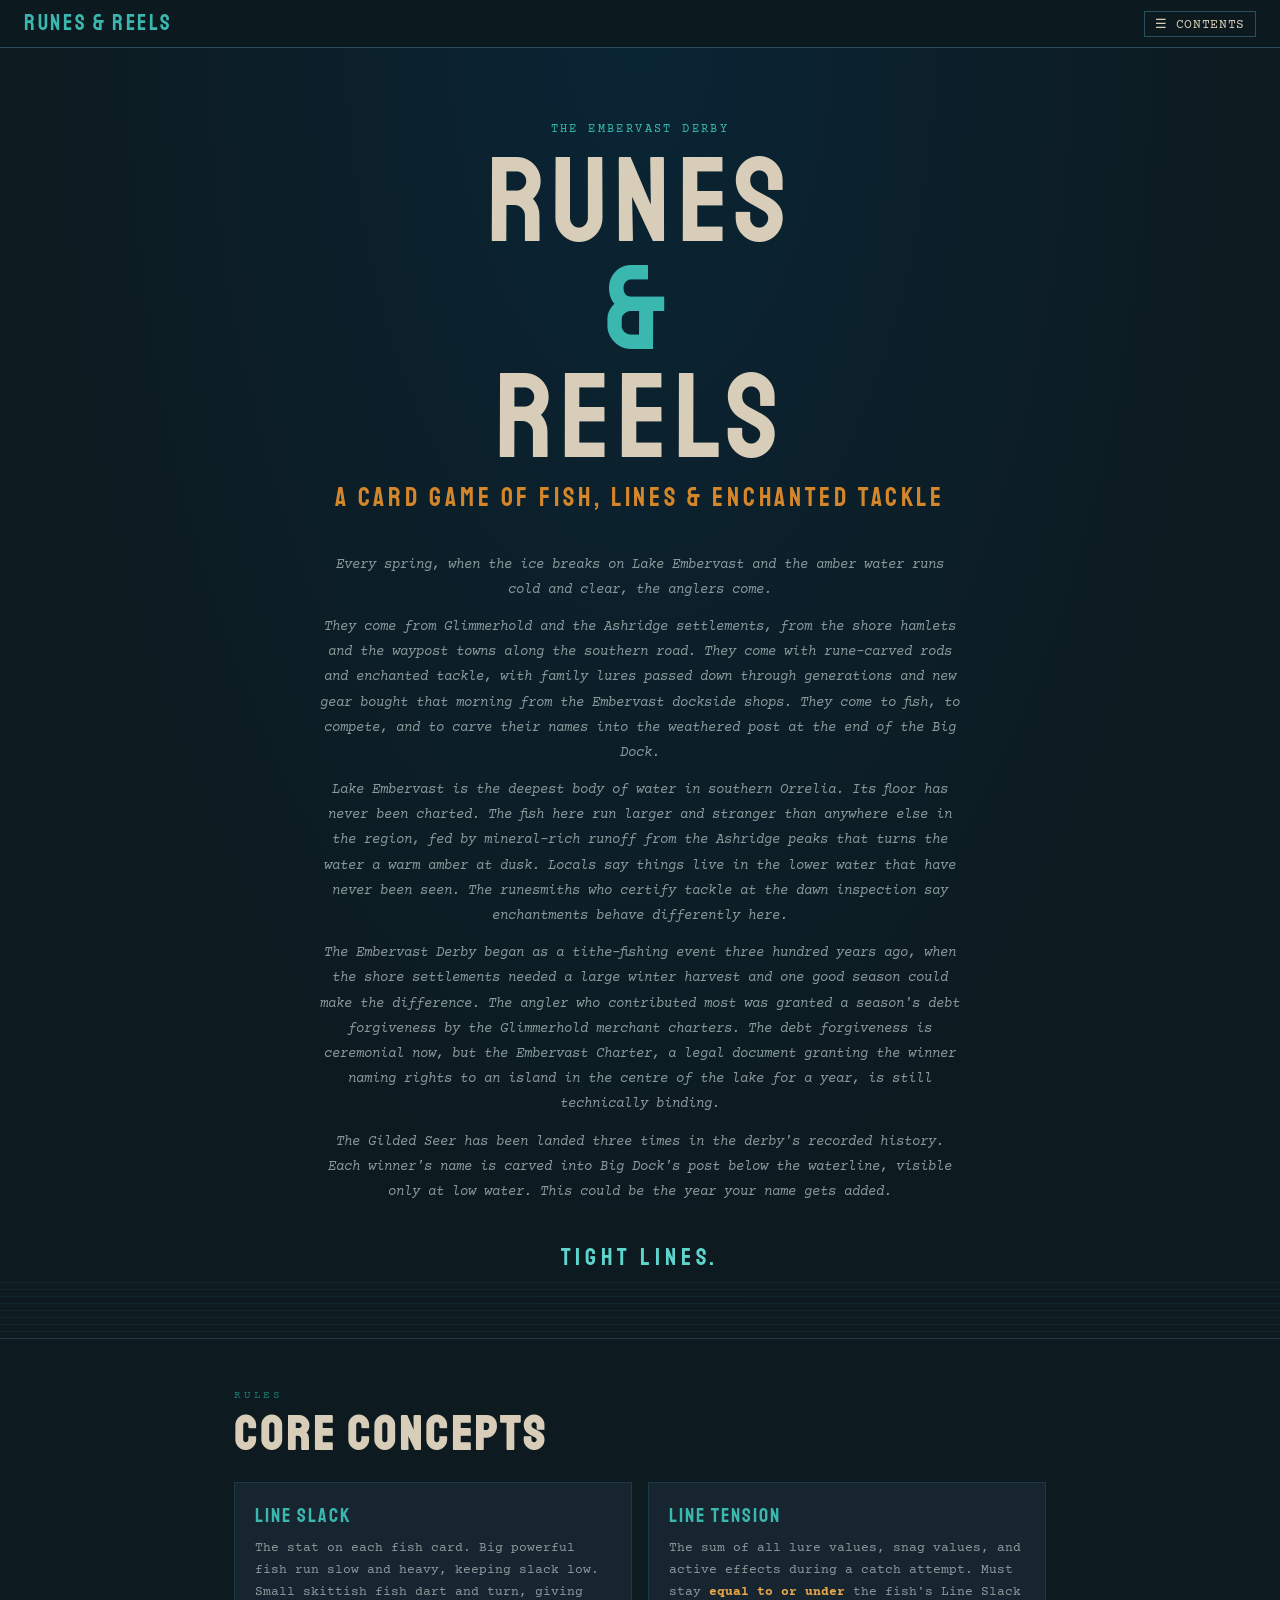
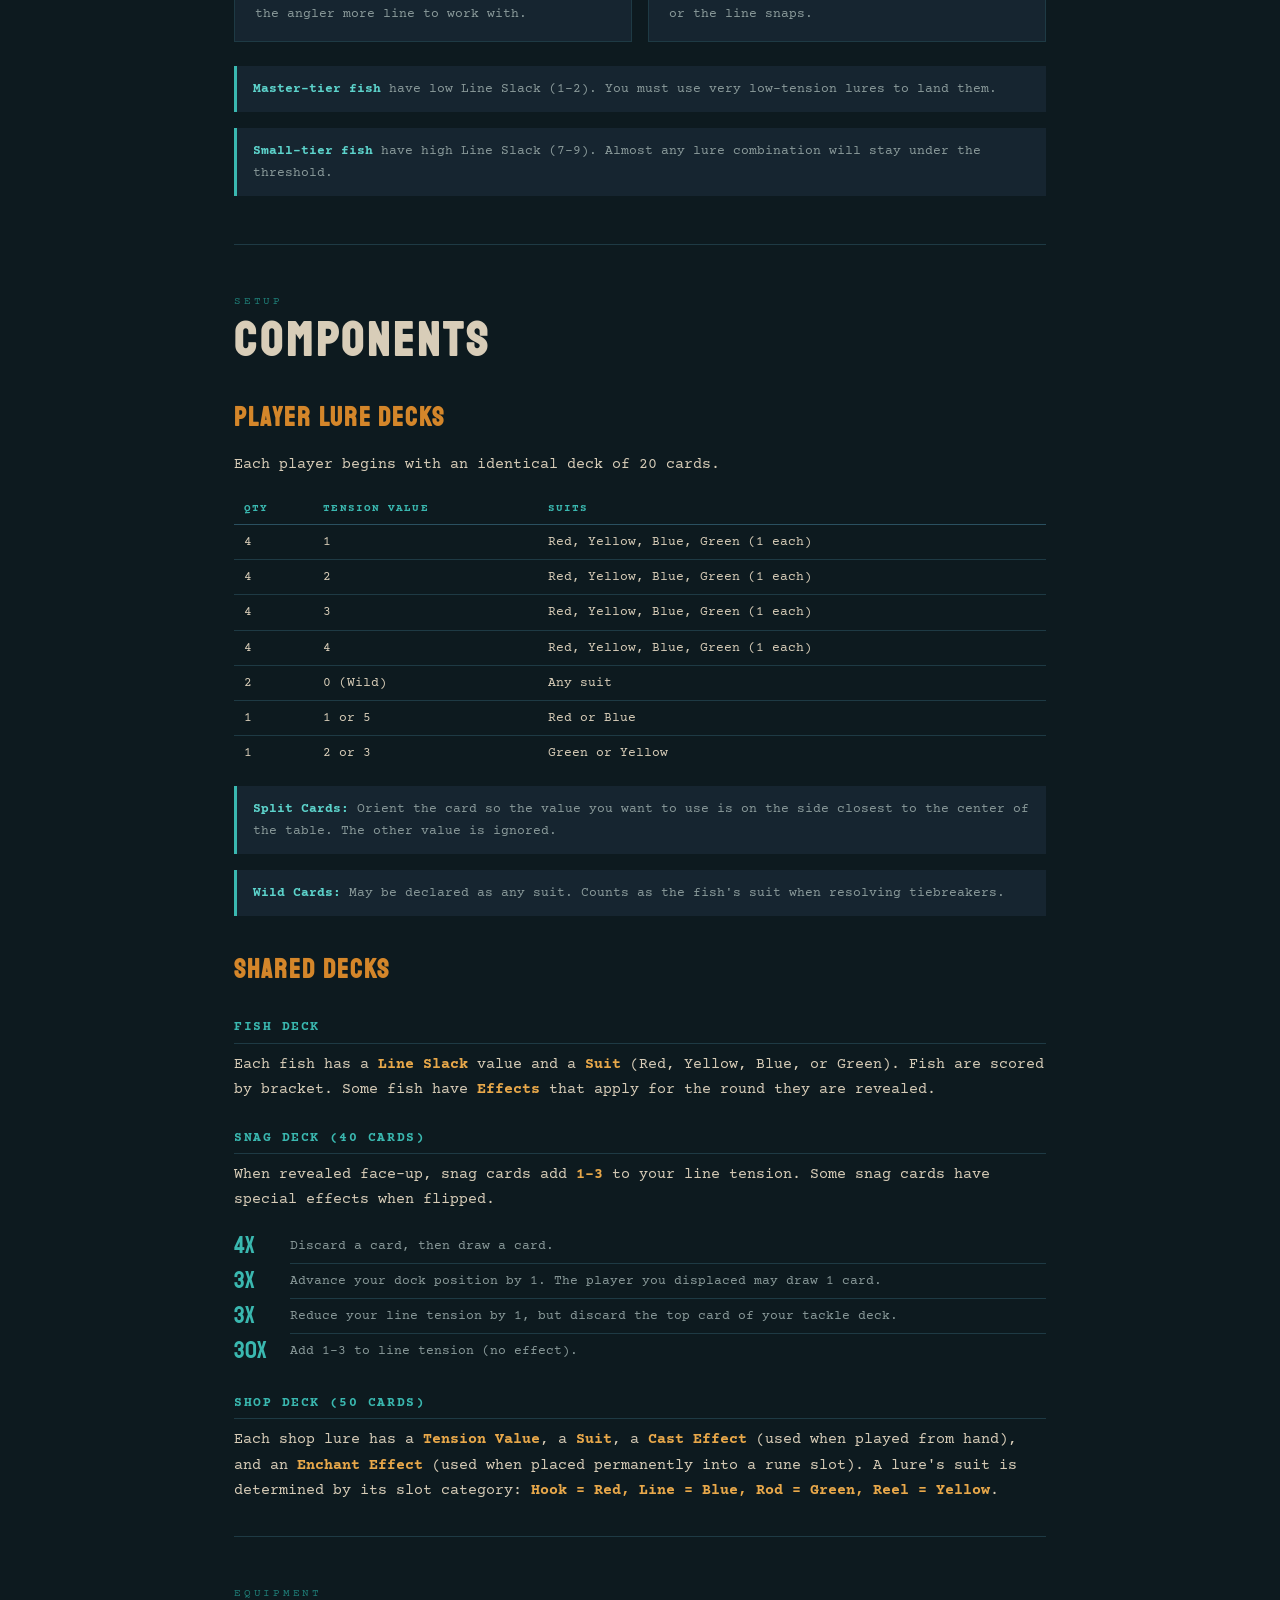
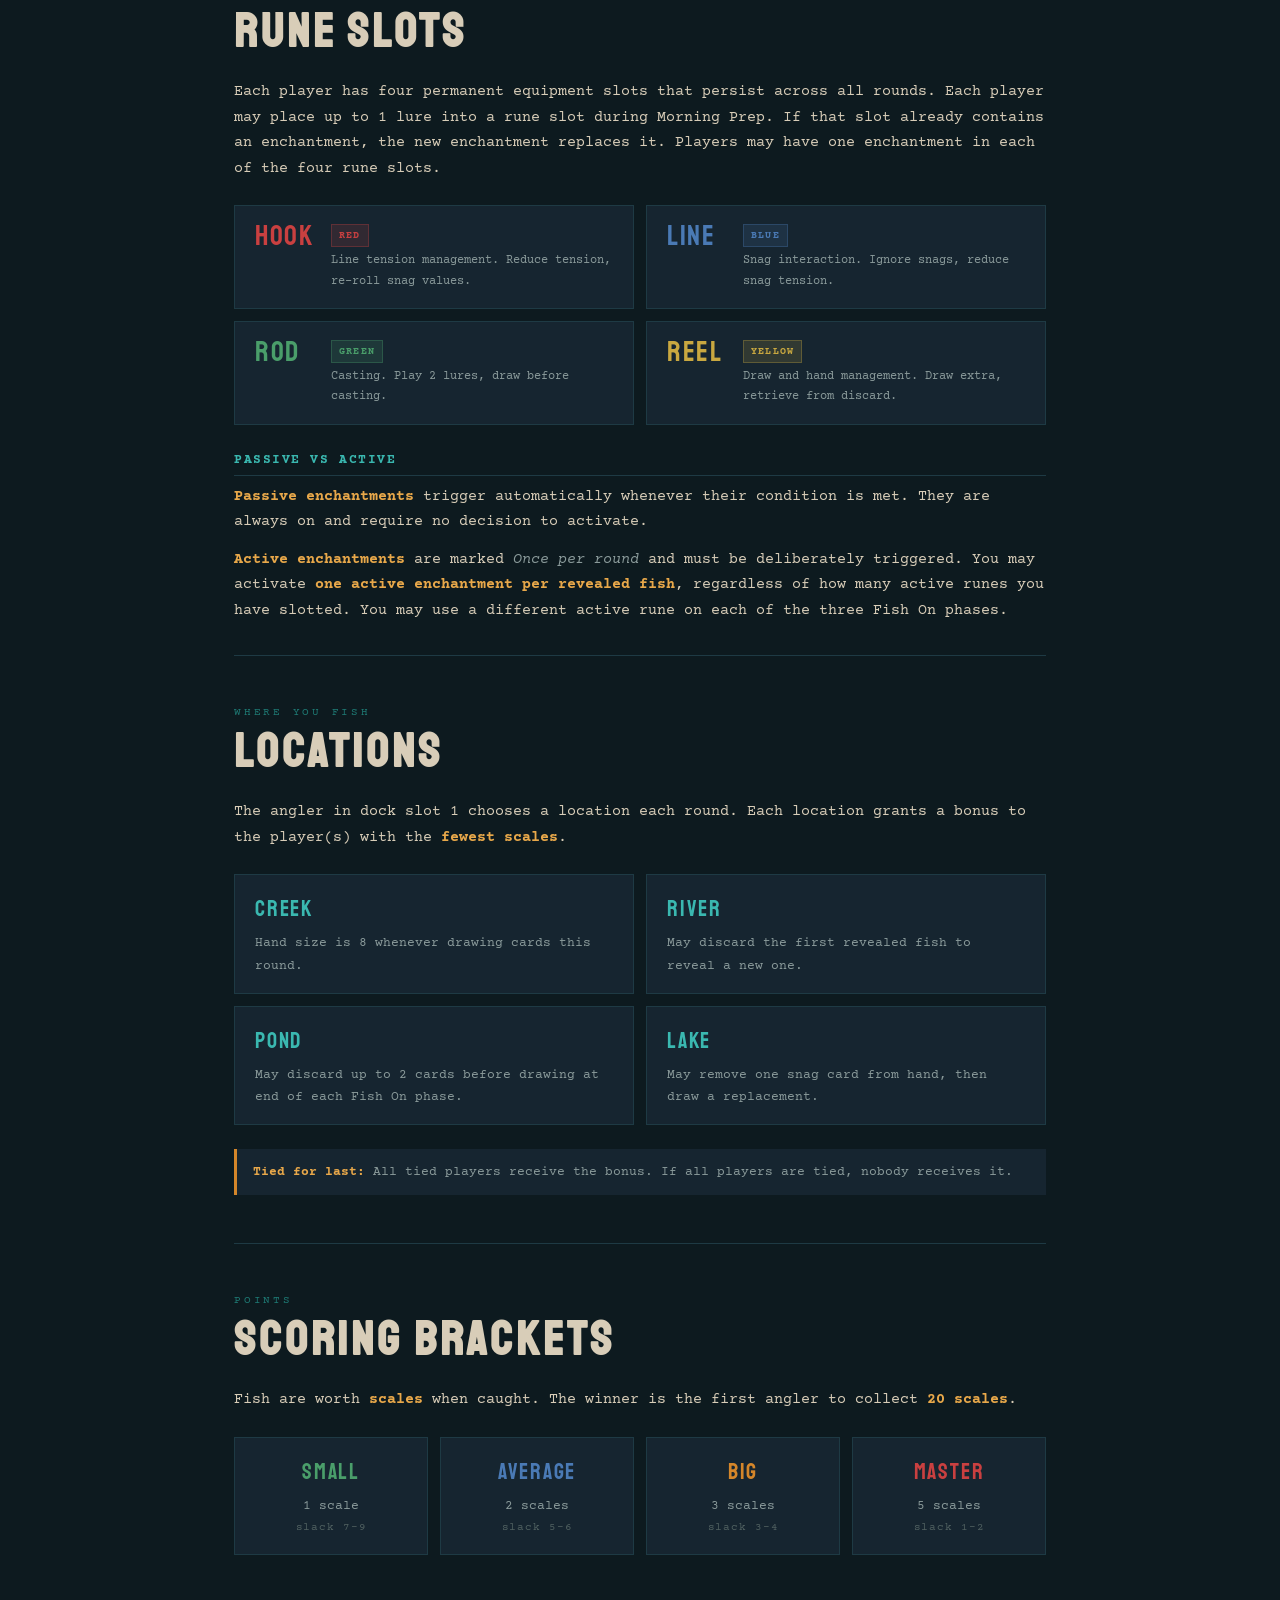
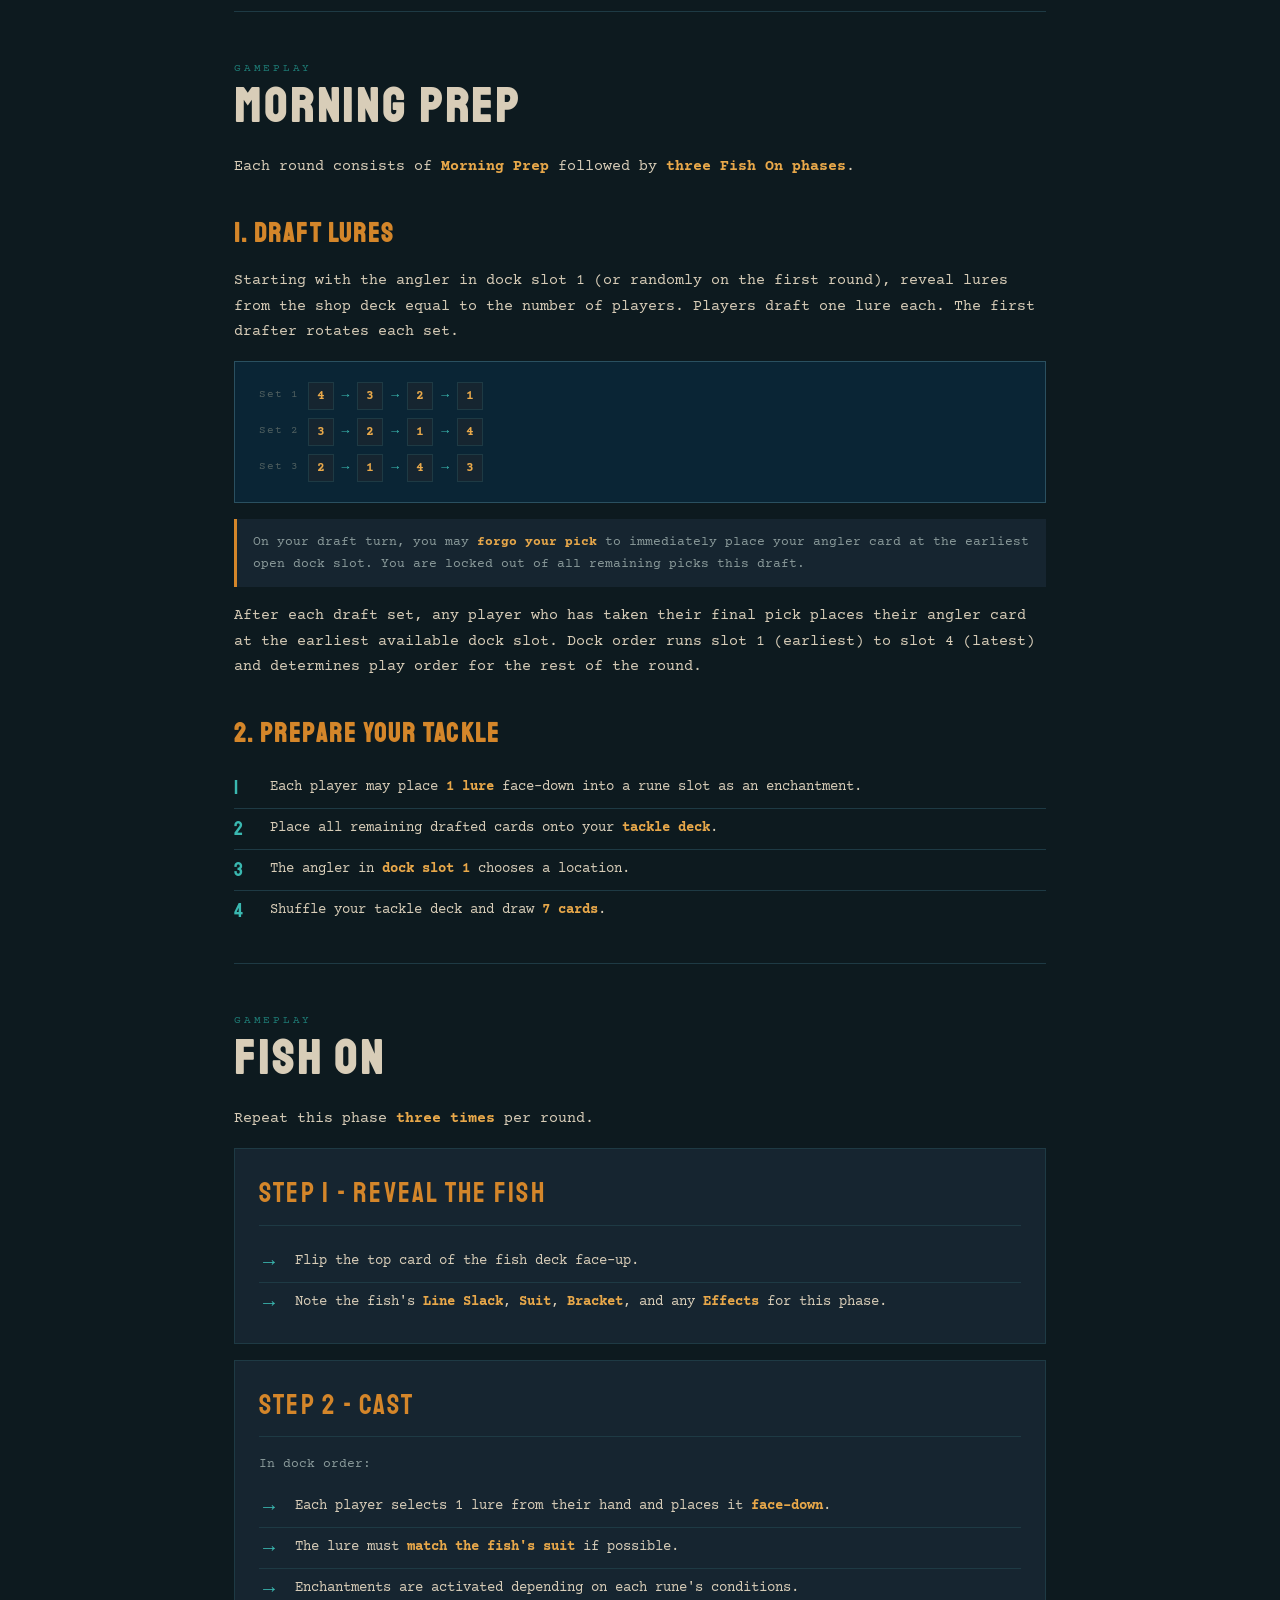
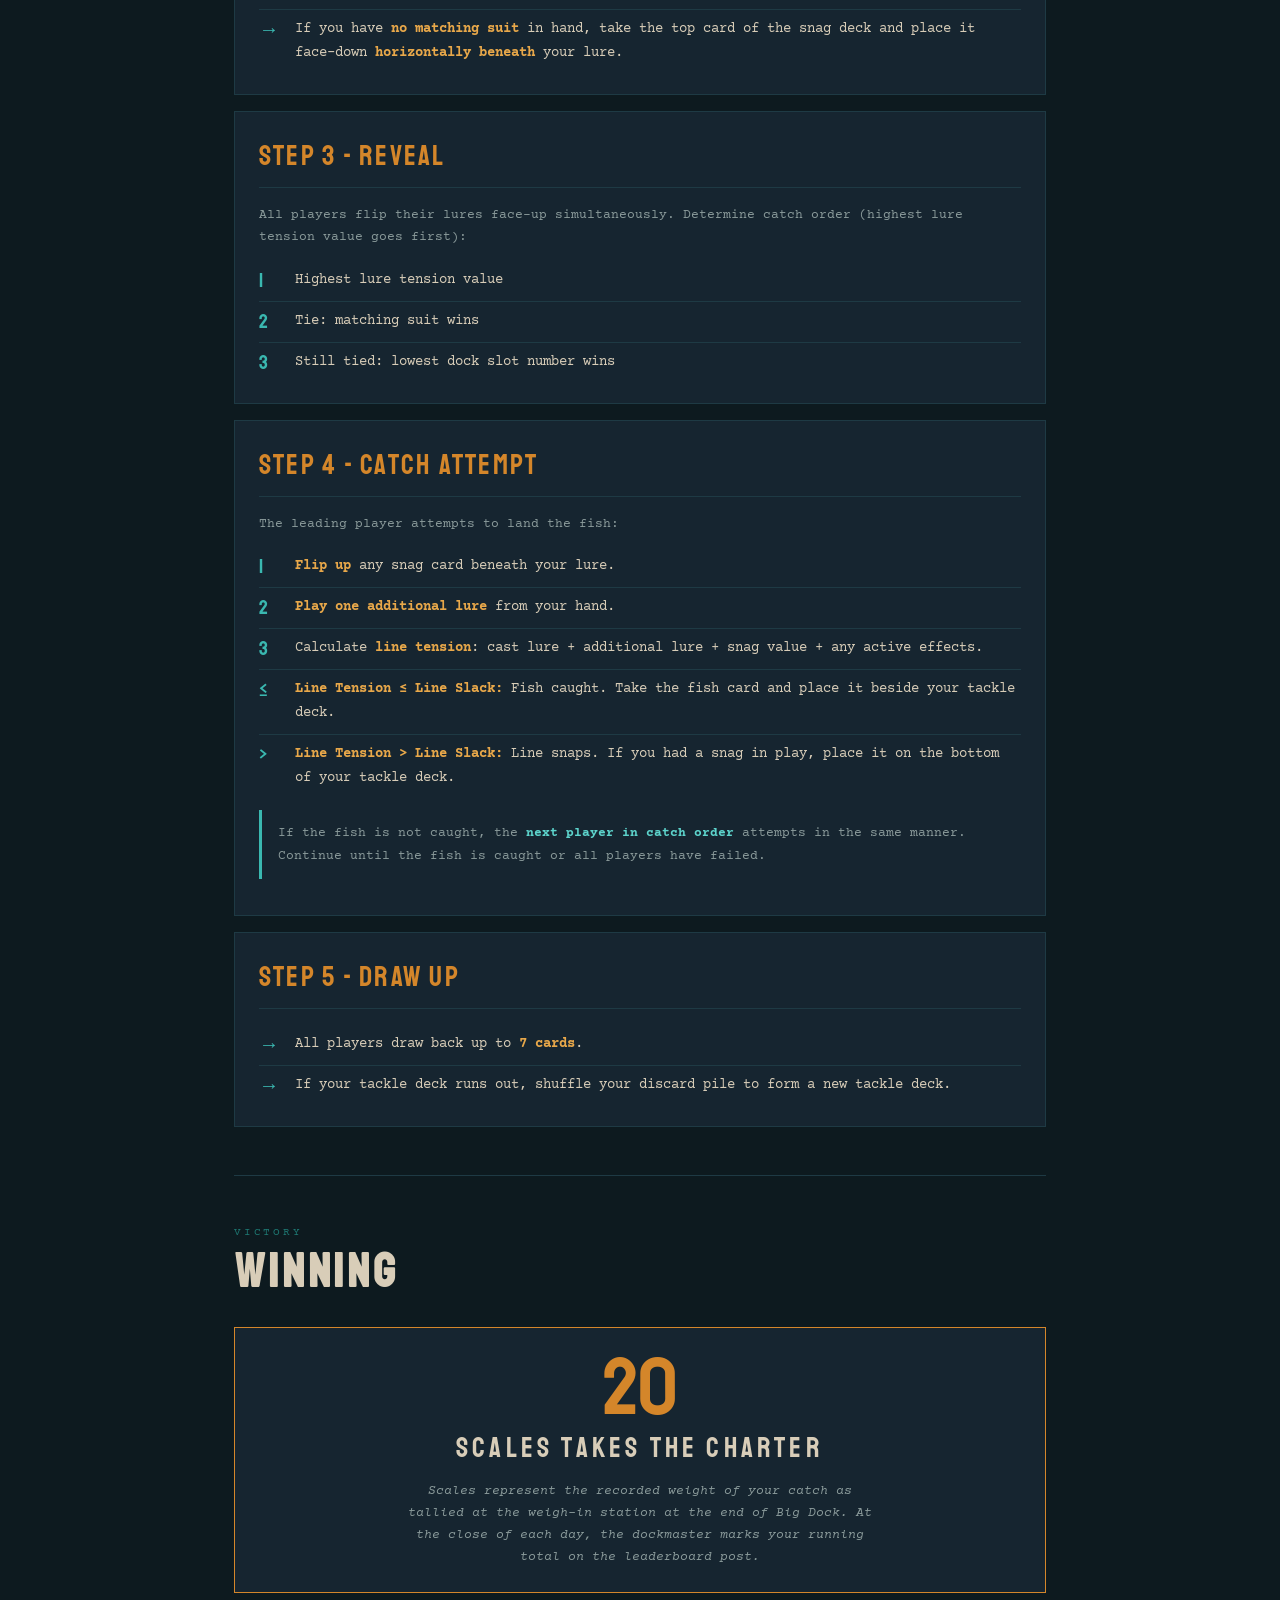
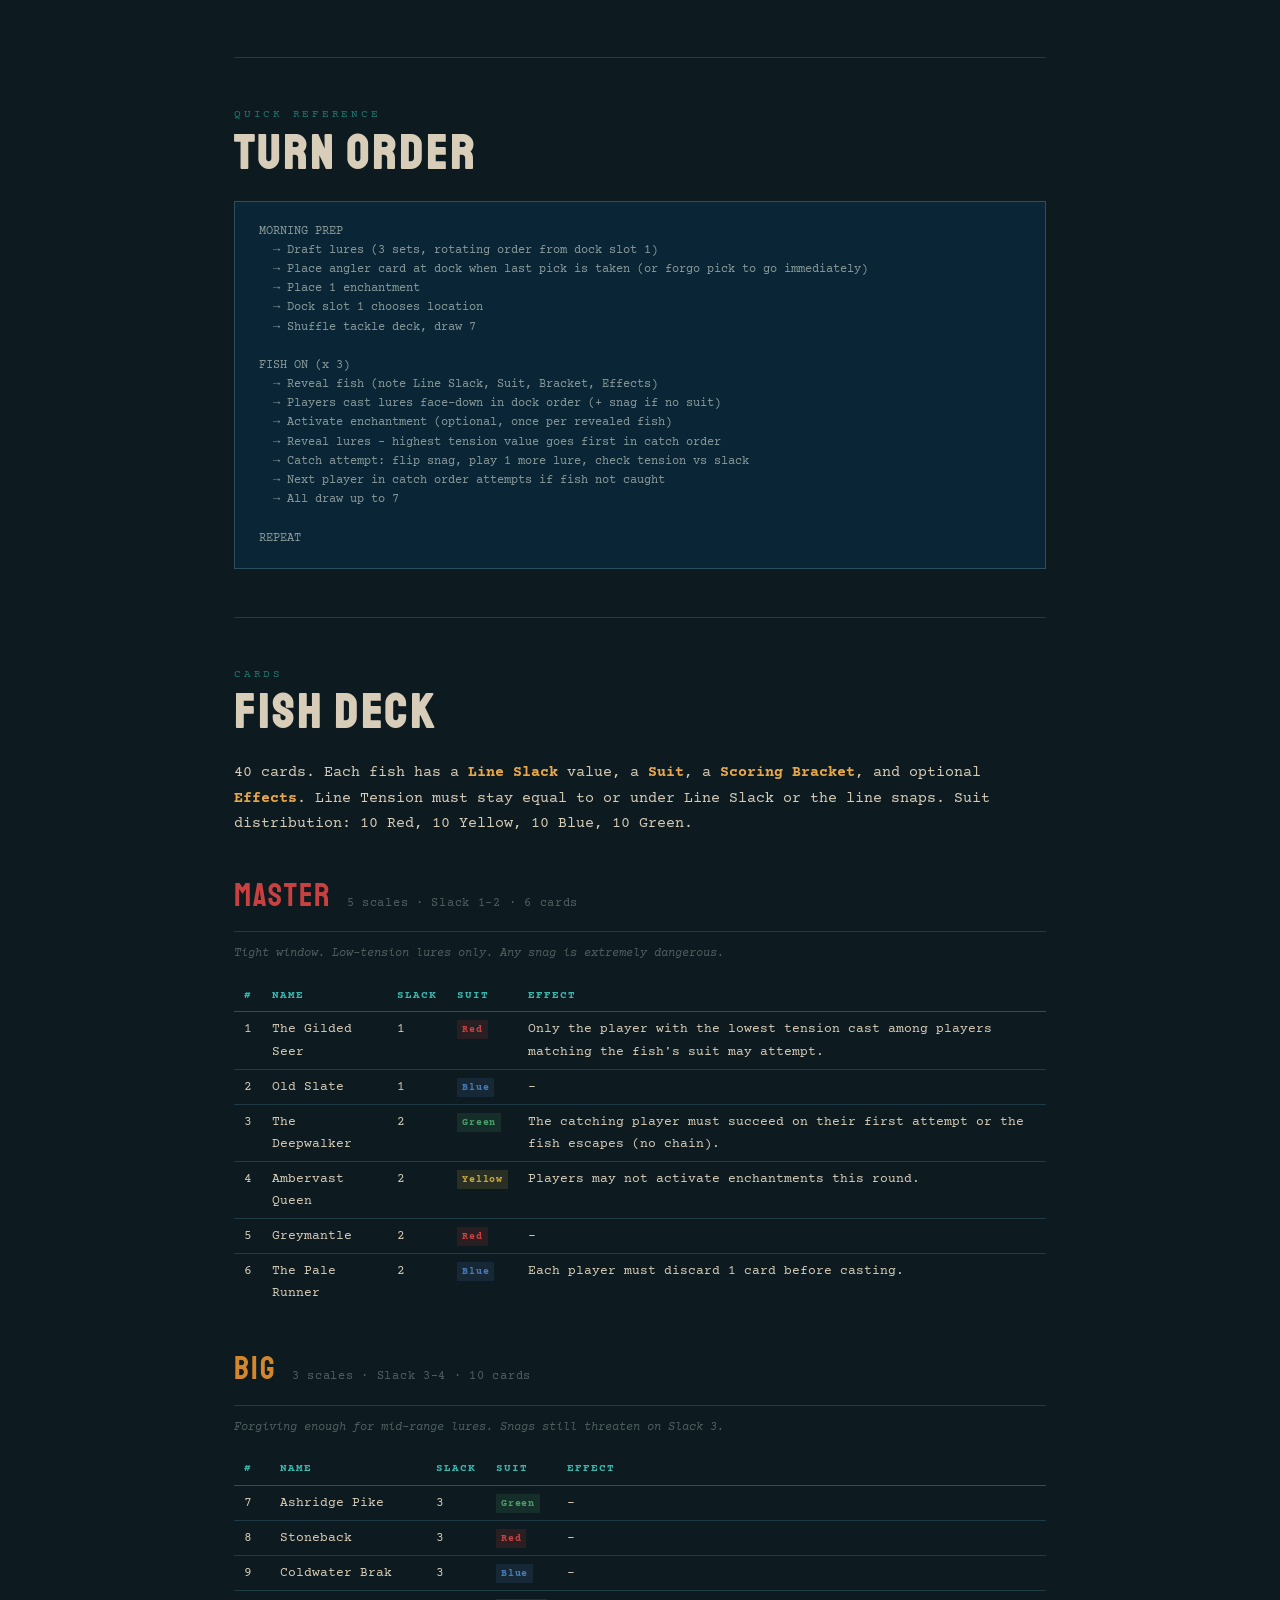
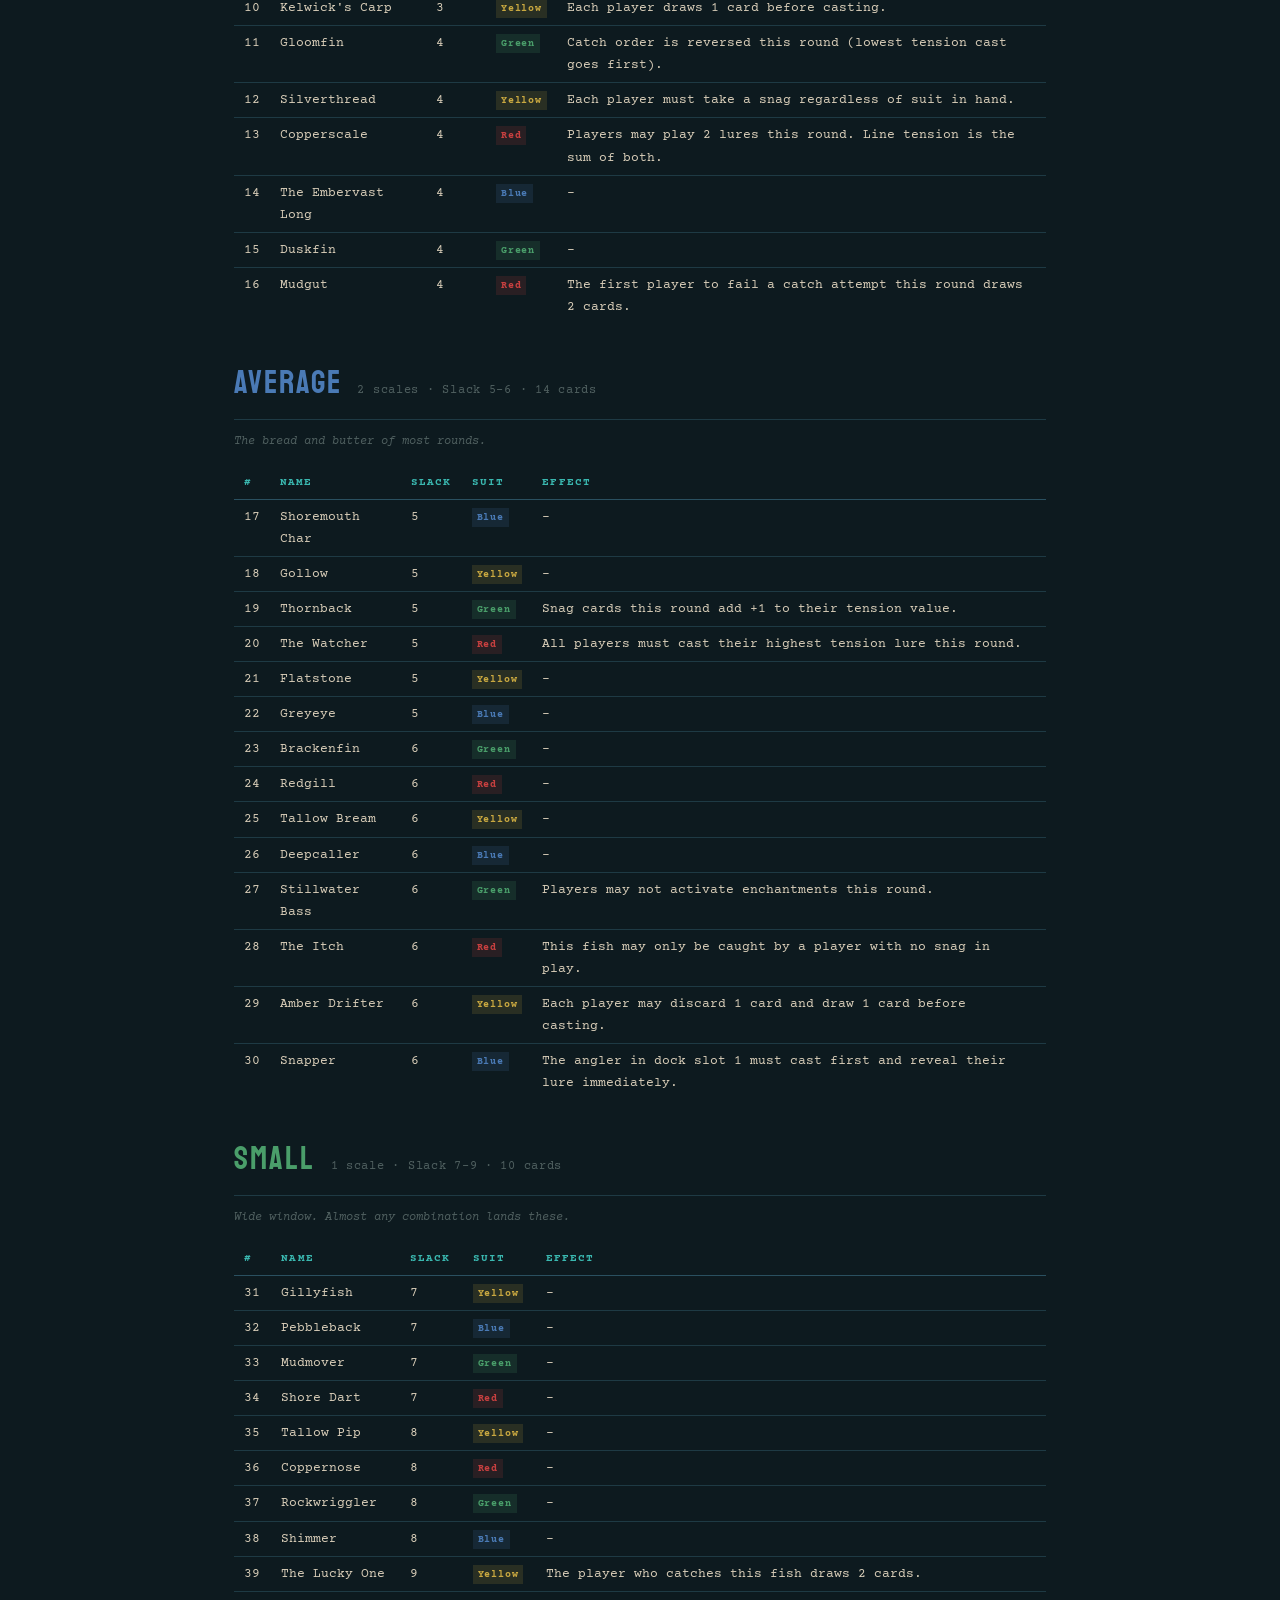
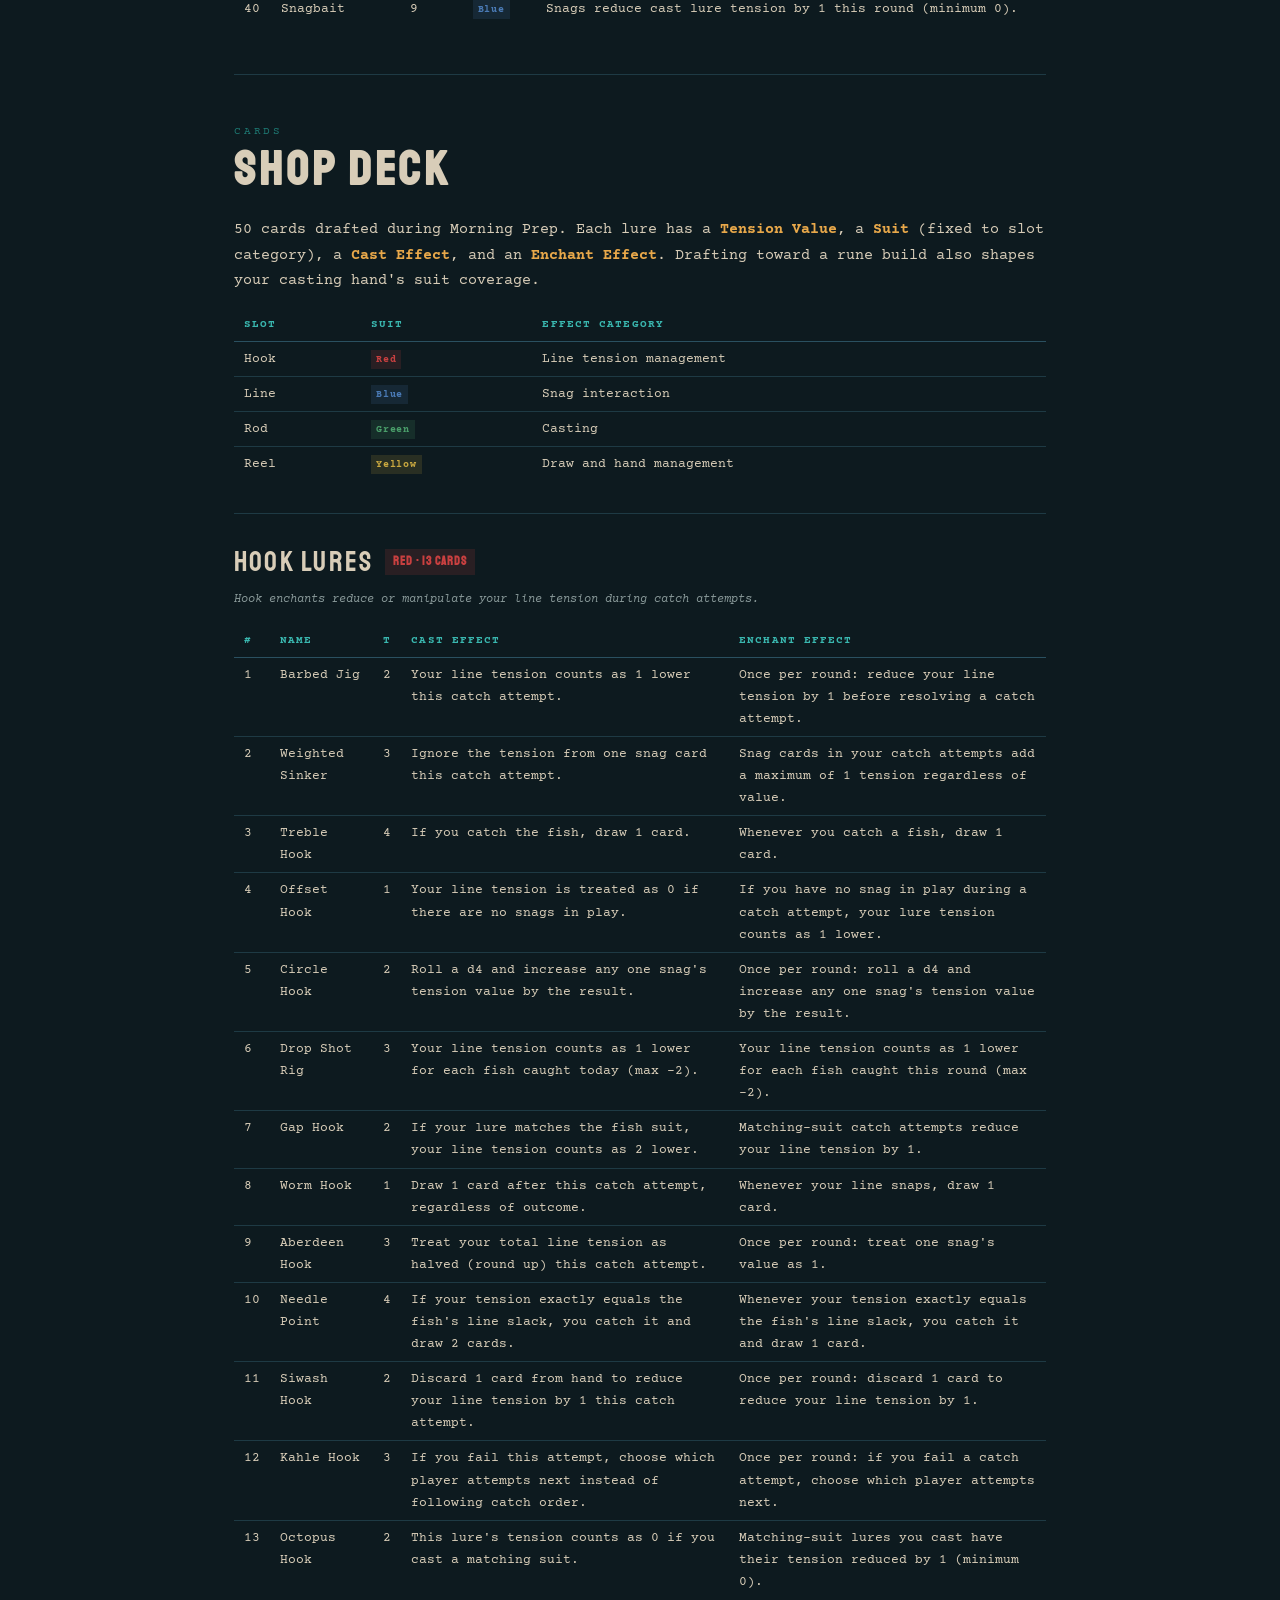
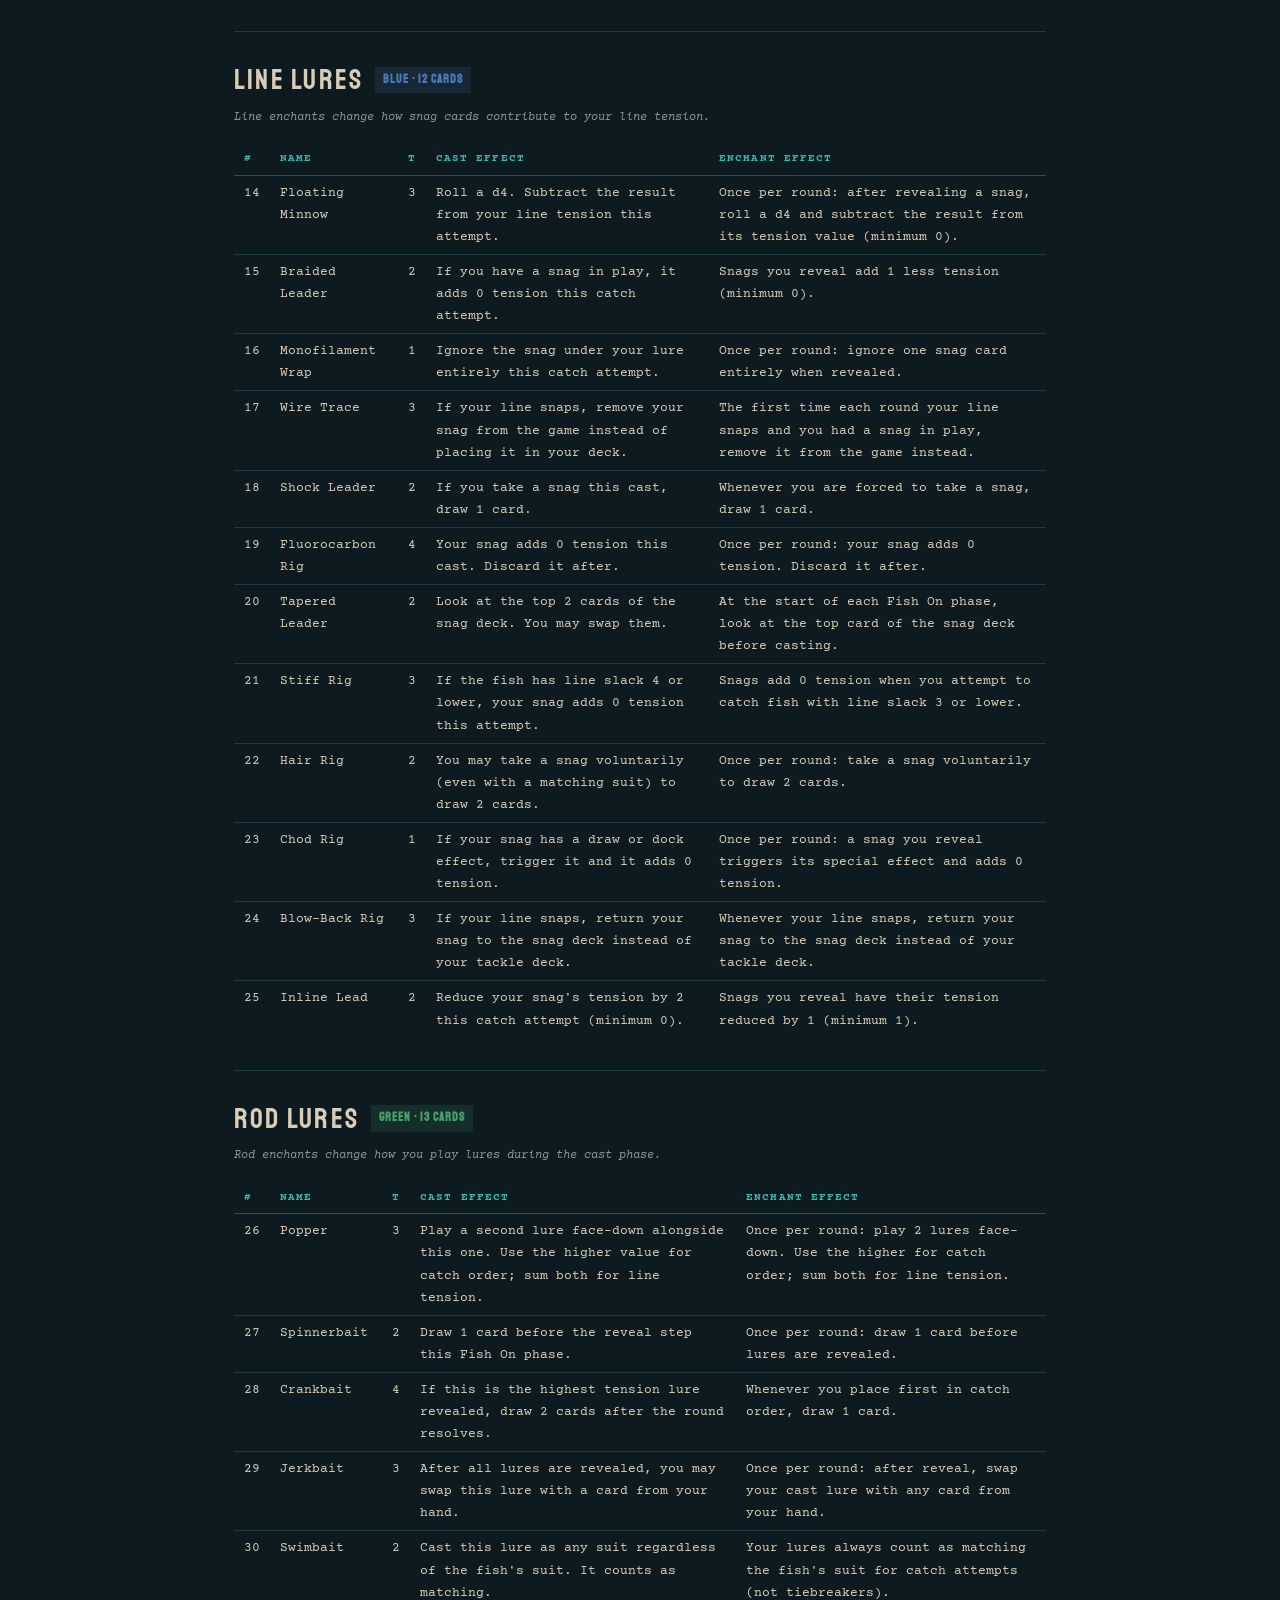
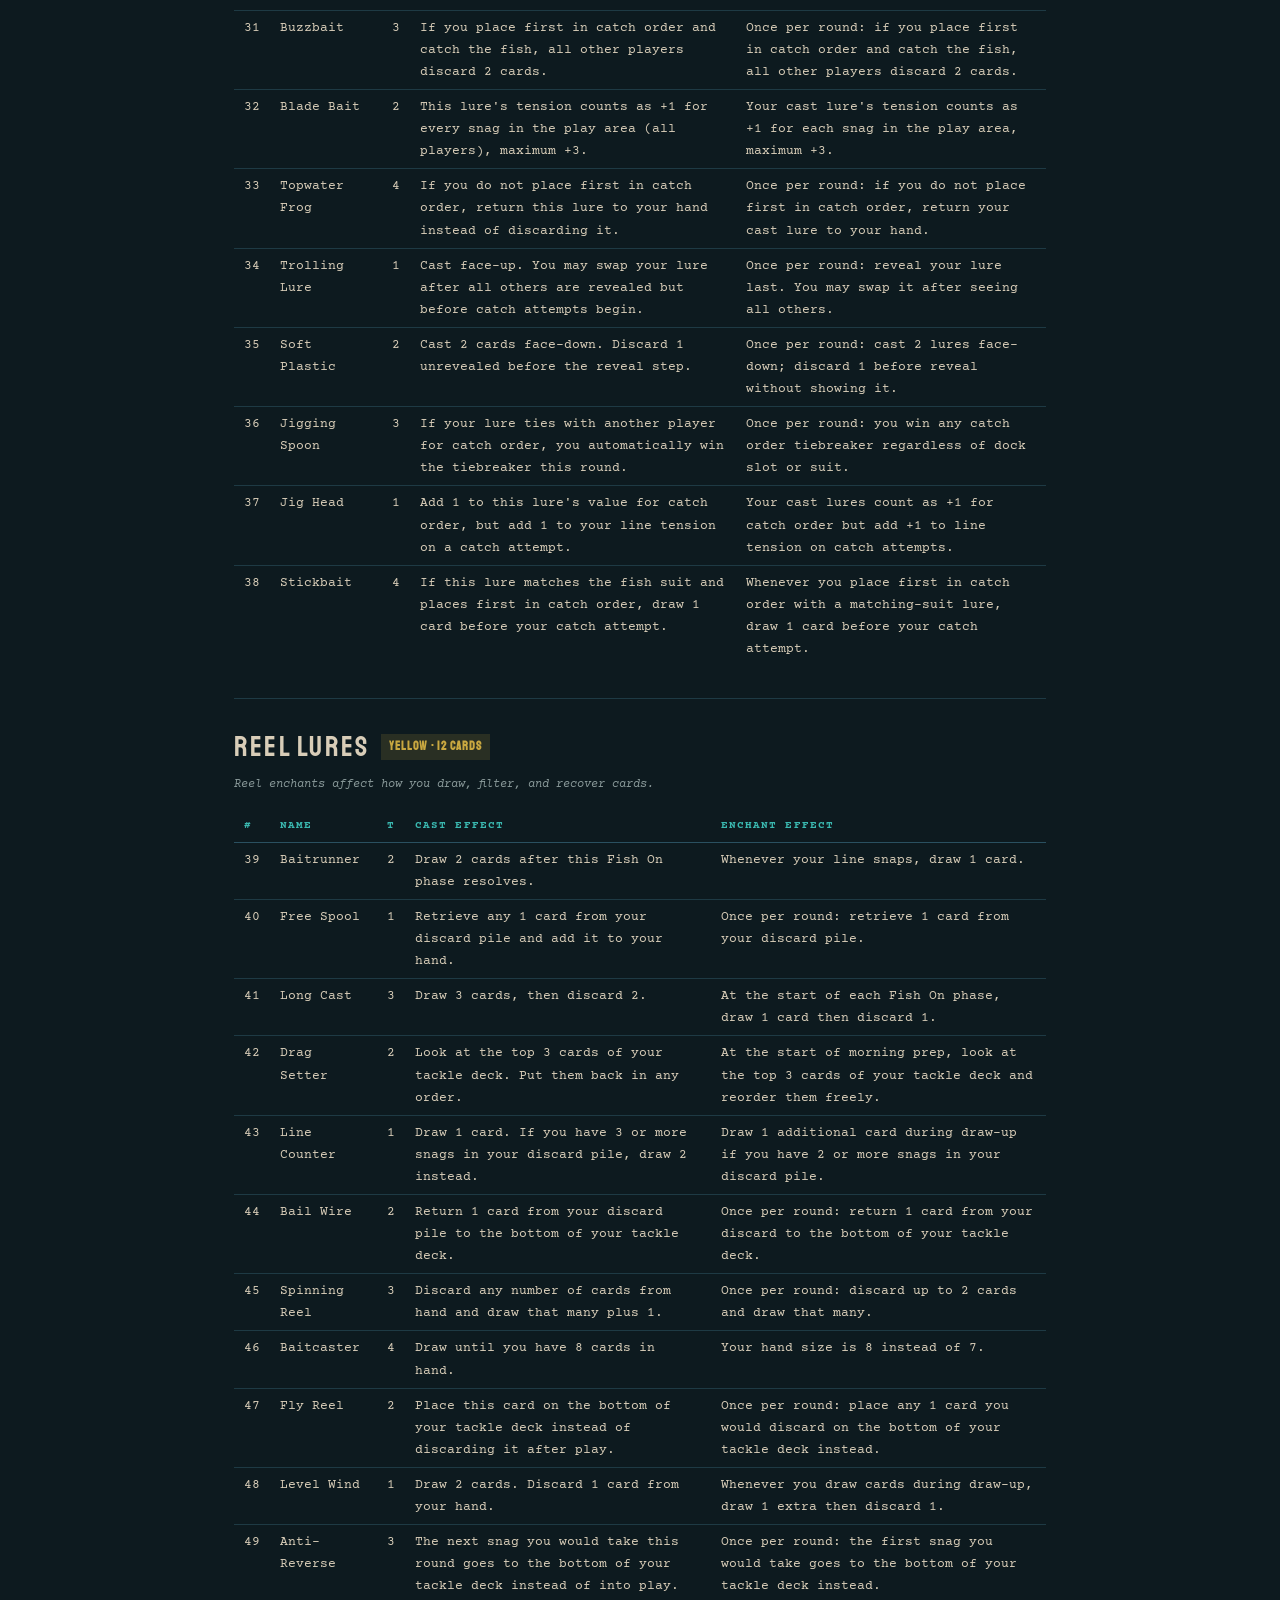
<file: rnr/runes-and-reels.html>
<!DOCTYPE html>
<html lang="en">
<head>
<meta charset="UTF-8">
<meta name="viewport" content="width=device-width, initial-scale=1.0">
<title>Runes & Reels - The Embervast Derby</title>
<link href="https://fonts.googleapis.com/css2?family=Staatliches&family=Courier+Prime:ital,wght@0,400;0,700;1,400&display=swap" rel="stylesheet">
<style>
  :root {
    --bg: #0d1a1f;
    --bg-mid: #132028;
    --bg-card: #162530;
    --bg-card-alt: #0f1e27;
    --water-deep: #0a2535;
    --amber: #d4862a;
    --amber-light: #e8a84a;
    --teal: #3ab8b0;
    --teal-light: #5dd4cc;
    --teal-dark: #1e7a74;
    --red: #c94040;
    --green: #4a9e6a;
    --blue: #4a7ab5;
    --yellow: #c9a840;
    --text: #d8cdb8;
    --text-muted: #8a9a9a;
    --text-dim: #506060;
    --border: #1e3a44;
    --border-bright: #2a5060;
    --suit-red: #c94040;
    --suit-blue: #4a7ab5;
    --suit-green: #4a9e6a;
    --suit-yellow: #c9a840;
  }

  * { box-sizing: border-box; margin: 0; padding: 0; }

  html { scroll-behavior: smooth; }

  body {
    background: var(--bg);
    color: var(--text);
    font-family: 'Courier Prime', monospace;
    font-size: 15px;
    line-height: 1.7;
  }

  /* NAV */
  .nav {
    position: fixed;
    top: 0;
    left: 0;
    width: 100%;
    z-index: 100;
    background: rgba(13, 26, 31, 0.97);
    border-bottom: 1px solid var(--border-bright);
    padding: 0 1.5rem;
    display: flex;
    align-items: center;
    justify-content: space-between;
    height: 48px;
  }

  .nav-title {
    font-family: 'Staatliches', sans-serif;
    font-size: 22px;
    letter-spacing: 0.12em;
    color: var(--teal);
    text-decoration: none;
  }

  .nav-toggle {
    background: none;
    border: 1px solid var(--border-bright);
    color: var(--text);
    font-family: 'Courier Prime', monospace;
    font-size: 13px;
    padding: 4px 10px;
    cursor: pointer;
    letter-spacing: 0.05em;
  }

  .nav-toggle:hover { border-color: var(--teal); color: var(--teal); }

  .nav-menu {
    display: none;
    position: fixed;
    top: 48px;
    left: 0;
    width: 100%;
    background: rgba(13, 26, 31, 0.99);
    border-bottom: 1px solid var(--border-bright);
    padding: 1rem 1.5rem;
    z-index: 99;
    columns: 2;
    gap: 1rem;
  }

  .nav-menu.open { display: block; }

  .nav-menu a {
    display: block;
    color: var(--text-muted);
    text-decoration: none;
    font-size: 13px;
    padding: 3px 0;
    letter-spacing: 0.04em;
  }

  .nav-menu a:hover { color: var(--teal); }

  /* HERO */
  .hero {
    padding: 120px 1.5rem 60px;
    text-align: center;
    border-bottom: 1px solid var(--border);
    background: radial-gradient(ellipse at 50% 0%, #0a2535 0%, var(--bg) 70%);
    position: relative;
    overflow: hidden;
  }

  .hero-ripple {
    position: absolute;
    bottom: 0;
    left: 0;
    width: 100%;
    height: 60px;
    opacity: 0.08;
    background: repeating-linear-gradient(
      0deg,
      transparent,
      transparent 6px,
      var(--teal) 6px,
      var(--teal) 7px
    );
  }

  .hero-eyebrow {
    font-size: 12px;
    letter-spacing: 0.2em;
    color: var(--teal);
    text-transform: uppercase;
    margin-bottom: 0.5rem;
  }

  .hero-title {
    font-family: 'Staatliches', sans-serif;
    font-size: clamp(64px, 12vw, 120px);
    letter-spacing: 0.06em;
    line-height: 0.9;
    color: var(--text);
    margin-bottom: 0.25rem;
  }

  .hero-title span { color: var(--teal); }

  .hero-subtitle {
    font-family: 'Staatliches', sans-serif;
    font-size: clamp(18px, 3vw, 26px);
    letter-spacing: 0.15em;
    color: var(--amber);
    text-transform: uppercase;
    margin-bottom: 2rem;
  }

  .hero-lore {
    max-width: 640px;
    margin: 0 auto 2rem;
    font-style: italic;
    color: var(--text-muted);
    font-size: 14px;
    line-height: 1.8;
  }

  .hero-lore p { margin-bottom: 0.75rem; }

  .hero-tagline {
    font-family: 'Staatliches', sans-serif;
    font-size: 24px;
    letter-spacing: 0.2em;
    color: var(--teal-light);
  }

  /* LAYOUT */
  .page {
    max-width: 860px;
    margin: 0 auto;
    padding: 0 1.5rem;
  }

  /* SECTIONS */
  .section {
    padding: 3rem 0 2rem;
    border-bottom: 1px solid var(--border);
  }

  .section:last-child { border-bottom: none; }

  .section-label {
    font-size: 11px;
    letter-spacing: 0.25em;
    color: var(--teal-dark);
    text-transform: uppercase;
    margin-bottom: 0.25rem;
  }

  h2 {
    font-family: 'Staatliches', sans-serif;
    font-size: clamp(32px, 5vw, 48px);
    letter-spacing: 0.08em;
    color: var(--text);
    line-height: 1;
    margin-bottom: 1.5rem;
  }

  h3 {
    font-family: 'Staatliches', sans-serif;
    font-size: 26px;
    letter-spacing: 0.08em;
    color: var(--amber);
    margin: 2rem 0 0.75rem;
  }

  h4 {
    font-family: 'Courier Prime', monospace;
    font-size: 13px;
    font-weight: 700;
    letter-spacing: 0.12em;
    text-transform: uppercase;
    color: var(--teal);
    margin: 1.5rem 0 0.5rem;
    border-bottom: 1px solid var(--border);
    padding-bottom: 4px;
  }

  p { margin-bottom: 0.75rem; }
  p:last-child { margin-bottom: 0; }

  strong { color: var(--amber-light); font-weight: 700; }

  em { color: var(--text-muted); font-style: italic; }

  a { color: var(--teal); text-decoration: none; }
  a:hover { color: var(--teal-light); }

  /* CALLOUT */
  .callout {
    background: var(--bg-card);
    border-left: 3px solid var(--teal);
    padding: 0.75rem 1rem;
    margin: 1rem 0;
    font-size: 13px;
    color: var(--text-muted);
  }

  .callout strong { color: var(--teal-light); }

  .callout-amber {
    border-left-color: var(--amber);
  }

  .callout-amber strong { color: var(--amber-light); }

  /* TABLES */
  .table-wrap { overflow-x: auto; margin: 1rem 0; }

  table {
    width: 100%;
    border-collapse: collapse;
    font-size: 13px;
  }

  th {
    font-family: 'Courier Prime', monospace;
    font-weight: 700;
    font-size: 11px;
    letter-spacing: 0.1em;
    text-transform: uppercase;
    color: var(--teal);
    border-bottom: 1px solid var(--border-bright);
    padding: 6px 10px;
    text-align: left;
  }

  td {
    padding: 6px 10px;
    border-bottom: 1px solid var(--border);
    vertical-align: top;
    color: var(--text);
  }

  tr:last-child td { border-bottom: none; }
  tr:hover td { background: rgba(58, 184, 176, 0.03); }

  /* CONCEPT CARDS */
  .concept-grid {
    display: grid;
    grid-template-columns: 1fr 1fr;
    gap: 1rem;
    margin: 1.5rem 0;
  }

  .concept-card {
    background: var(--bg-card);
    border: 1px solid var(--border);
    padding: 1rem 1.25rem;
  }

  .concept-card-label {
    font-family: 'Staatliches', sans-serif;
    font-size: 20px;
    letter-spacing: 0.1em;
    color: var(--teal);
    margin-bottom: 0.25rem;
  }

  .concept-card p {
    font-size: 13px;
    color: var(--text-muted);
    margin: 0;
  }

  /* BRACKET TABLE */
  .bracket-grid {
    display: grid;
    grid-template-columns: repeat(4, 1fr);
    gap: 0.75rem;
    margin: 1.5rem 0;
  }

  .bracket-card {
    background: var(--bg-card);
    border: 1px solid var(--border);
    padding: 1rem;
    text-align: center;
  }

  .bracket-name {
    font-family: 'Staatliches', sans-serif;
    font-size: 22px;
    letter-spacing: 0.08em;
    margin-bottom: 4px;
  }

  .bracket-scales {
    font-size: 13px;
    color: var(--text-muted);
    margin-bottom: 2px;
  }

  .bracket-slack {
    font-size: 11px;
    color: var(--text-dim);
    letter-spacing: 0.08em;
  }

  .bracket-small .bracket-name { color: #4a9e6a; }
  .bracket-average .bracket-name { color: #4a7ab5; }
  .bracket-big .bracket-name { color: var(--amber); }
  .bracket-master .bracket-name { color: var(--red); }

  /* RUNE SLOTS */
  .rune-grid {
    display: grid;
    grid-template-columns: repeat(2, 1fr);
    gap: 0.75rem;
    margin: 1.5rem 0;
  }

  .rune-card {
    background: var(--bg-card);
    border: 1px solid var(--border);
    padding: 1rem 1.25rem;
    display: flex;
    gap: 1rem;
    align-items: flex-start;
  }

  .rune-slot-name {
    font-family: 'Staatliches', sans-serif;
    font-size: 28px;
    letter-spacing: 0.06em;
    line-height: 1;
    min-width: 60px;
  }

  .rune-suit-pill {
    display: inline-block;
    font-size: 10px;
    letter-spacing: 0.12em;
    text-transform: uppercase;
    padding: 2px 7px;
    margin-bottom: 4px;
    font-weight: 700;
  }

  .rune-desc { font-size: 12px; color: var(--text-muted); }

  .suit-red-pill { background: rgba(201,64,64,0.15); color: var(--suit-red); border: 1px solid rgba(201,64,64,0.3); }
  .suit-blue-pill { background: rgba(74,122,181,0.15); color: var(--suit-blue); border: 1px solid rgba(74,122,181,0.3); }
  .suit-green-pill { background: rgba(74,158,106,0.15); color: var(--suit-green); border: 1px solid rgba(74,158,106,0.3); }
  .suit-yellow-pill { background: rgba(201,168,64,0.15); color: var(--suit-yellow); border: 1px solid rgba(201,168,64,0.3); }

  .rune-hook .rune-slot-name { color: var(--suit-red); }
  .rune-line .rune-slot-name { color: var(--suit-blue); }
  .rune-rod .rune-slot-name { color: var(--suit-green); }
  .rune-reel .rune-slot-name { color: var(--suit-yellow); }

  /* PHASE STEPS */
  .phase-block {
    background: var(--bg-card);
    border: 1px solid var(--border);
    padding: 1.25rem 1.5rem;
    margin: 1rem 0;
  }

  .phase-title {
    font-family: 'Staatliches', sans-serif;
    font-size: 28px;
    letter-spacing: 0.08em;
    color: var(--amber);
    margin-bottom: 1rem;
    border-bottom: 1px solid var(--border);
    padding-bottom: 0.5rem;
  }

  .step-list { list-style: none; }

  .step-item {
    display: flex;
    gap: 0.75rem;
    padding: 0.5rem 0;
    border-bottom: 1px solid var(--border);
    font-size: 14px;
  }

  .step-item:last-child { border-bottom: none; }

  .step-num {
    font-family: 'Staatliches', sans-serif;
    font-size: 20px;
    color: var(--teal);
    min-width: 24px;
    line-height: 1.2;
  }

  /* DRAFT BOX */
  .draft-box {
    background: var(--water-deep);
    border: 1px solid var(--border-bright);
    padding: 1rem 1.5rem;
    margin: 1rem 0;
    font-size: 13px;
  }

  .draft-set {
    display: flex;
    gap: 0.5rem;
    align-items: center;
    padding: 4px 0;
  }

  .draft-label {
    font-size: 11px;
    letter-spacing: 0.1em;
    color: var(--text-dim);
    min-width: 36px;
  }

  .draft-arrow { color: var(--teal); font-size: 13px; }

  .draft-num {
    background: var(--bg-card);
    border: 1px solid var(--border);
    padding: 2px 8px;
    font-size: 13px;
    font-weight: 700;
    color: var(--amber-light);
  }

  /* REFERENCE BLOCK */
  .ref-block {
    background: var(--water-deep);
    border: 1px solid var(--border-bright);
    padding: 1.25rem 1.5rem;
    font-size: 12px;
    font-family: 'Courier Prime', monospace;
    color: var(--text-muted);
    white-space: pre-wrap;
    line-height: 1.6;
    margin: 1rem 0;
  }

  /* LOCATION CARDS */
  .location-grid {
    display: grid;
    grid-template-columns: repeat(2, 1fr);
    gap: 0.75rem;
    margin: 1.5rem 0;
  }

  .location-card {
    background: var(--bg-card);
    border: 1px solid var(--border);
    padding: 1rem 1.25rem;
  }

  .location-name {
    font-family: 'Staatliches', sans-serif;
    font-size: 22px;
    letter-spacing: 0.08em;
    color: var(--teal);
    margin-bottom: 4px;
  }

  .location-desc { font-size: 13px; color: var(--text-muted); }

  /* FISH CARDS */
  .fish-section-header {
    display: flex;
    align-items: baseline;
    gap: 1rem;
    margin: 2rem 0 0.75rem;
    border-bottom: 1px solid var(--border);
    padding-bottom: 0.5rem;
  }

  .fish-bracket-title {
    font-family: 'Staatliches', sans-serif;
    font-size: 32px;
    letter-spacing: 0.06em;
  }

  .fish-bracket-meta {
    font-size: 12px;
    color: var(--text-dim);
    letter-spacing: 0.06em;
  }

  .fish-master .fish-bracket-title { color: var(--red); }
  .fish-big .fish-bracket-title { color: var(--amber); }
  .fish-average .fish-bracket-title { color: var(--blue); }
  .fish-small .fish-bracket-title { color: var(--green); }

  .fish-note {
    font-size: 12px;
    font-style: italic;
    color: var(--text-dim);
    margin-bottom: 0.75rem;
  }

  /* LURE SECTION */
  .lure-section {
    margin: 2rem 0 1rem;
    border-top: 1px solid var(--border);
    padding-top: 1.5rem;
  }

  .lure-section-title {
    font-family: 'Staatliches', sans-serif;
    font-size: 28px;
    letter-spacing: 0.08em;
    margin-bottom: 0.25rem;
    display: flex;
    align-items: center;
    gap: 0.75rem;
  }

  .lure-section-note {
    font-size: 12px;
    font-style: italic;
    color: var(--text-muted);
    margin-bottom: 0.75rem;
  }

  /* SUIT TAGS IN TABLES */
  .suit-tag {
    display: inline-block;
    font-size: 10px;
    font-weight: 700;
    letter-spacing: 0.08em;
    padding: 1px 5px;
  }

  .suit-tag-red { background: rgba(201,64,64,0.15); color: var(--suit-red); }
  .suit-tag-blue { background: rgba(74,122,181,0.15); color: var(--suit-blue); }
  .suit-tag-green { background: rgba(74,158,106,0.15); color: var(--suit-green); }
  .suit-tag-yellow { background: rgba(201,168,64,0.15); color: var(--suit-yellow); }

  /* WIN BANNER */
  .win-banner {
    background: var(--bg-card);
    border: 1px solid var(--amber);
    padding: 1.5rem 2rem;
    text-align: center;
    margin: 2rem 0;
  }

  .win-banner-number {
    font-family: 'Staatliches', sans-serif;
    font-size: 80px;
    line-height: 0.9;
    color: var(--amber);
    display: block;
  }

  .win-banner-label {
    font-family: 'Staatliches', sans-serif;
    font-size: 28px;
    letter-spacing: 0.15em;
    color: var(--text);
    display: block;
    margin-bottom: 0.5rem;
  }

  .win-banner-note {
    font-size: 13px;
    color: var(--text-muted);
    font-style: italic;
    max-width: 480px;
    margin: 0 auto;
  }

  /* FOOTER */
  .footer {
    text-align: center;
    padding: 3rem 1.5rem;
    color: var(--text-dim);
    font-size: 12px;
    letter-spacing: 0.08em;
    border-top: 1px solid var(--border);
  }

  .footer a { color: var(--teal-dark); }

  /* DESIGNER NOTE */
  .designer-note {
    background: rgba(58, 184, 176, 0.04);
    border: 1px dashed var(--teal-dark);
    padding: 0.75rem 1rem;
    font-size: 12px;
    color: var(--text-muted);
    margin: 1rem 0;
  }

  .designer-note strong { color: var(--teal); }

  /* SNAG EFFECTS */
  .snag-grid {
    display: grid;
    grid-template-columns: 40px 1fr;
    gap: 0 1rem;
    margin: 1rem 0;
  }

  .snag-qty {
    font-family: 'Staatliches', sans-serif;
    font-size: 24px;
    color: var(--teal);
    line-height: 1.2;
    padding-top: 2px;
  }

  .snag-effect {
    font-size: 13px;
    color: var(--text-muted);
    padding: 6px 0;
    border-bottom: 1px solid var(--border);
  }

  .snag-grid .snag-effect:last-child { border-bottom: none; }

  /* RESPONSIVE */
  @media (max-width: 600px) {
    .concept-grid { grid-template-columns: 1fr; }
    .bracket-grid { grid-template-columns: repeat(2, 1fr); }
    .rune-grid { grid-template-columns: 1fr; }
    .location-grid { grid-template-columns: 1fr; }
    .nav-menu { columns: 1; }
  }
</style>
</head>
<body>

<nav class="nav">
  <a href="#top" class="nav-title">RUNES &amp; REELS</a>
  <button class="nav-toggle" onclick="document.querySelector('.nav-menu').classList.toggle('open')">&#9776; CONTENTS</button>
  <div class="nav-menu">
    <a href="#concepts">Core Concepts</a>
    <a href="#components">Components</a>
    <a href="#rune-slots">Rune Slots</a>
    <a href="#locations">Locations</a>
    <a href="#scoring">Scoring</a>
    <a href="#morning-prep">Morning Prep</a>
    <a href="#fish-on">Fish On</a>
    <a href="#winning">Winning</a>
    <a href="#reference">Reference</a>
    <a href="#fish-deck">Fish Deck</a>
    <a href="#shop-deck">Shop Deck</a>
    <a href="#hook-lures">Hook Lures</a>
    <a href="#line-lures">Line Lures</a>
    <a href="#rod-lures">Rod Lures</a>
    <a href="#reel-lures">Reel Lures</a>
    <a href="#interactive-lures">Interactive Lures</a>
  </div>
</nav>

<div id="top" class="hero">
  <div class="hero-eyebrow">The Embervast Derby</div>
  <div class="hero-title">RUNES<br><span>&amp;</span><br>REELS</div>
  <div class="hero-subtitle">A Card Game of Fish, Lines &amp; Enchanted Tackle</div>
  <div class="hero-lore">
    <p>Every spring, when the ice breaks on Lake Embervast and the amber water runs cold and clear, the anglers come.</p>
    <p>They come from Glimmerhold and the Ashridge settlements, from the shore hamlets and the waypost towns along the southern road. They come with rune-carved rods and enchanted tackle, with family lures passed down through generations and new gear bought that morning from the Embervast dockside shops. They come to fish, to compete, and to carve their names into the weathered post at the end of the Big Dock.</p>
    <p>Lake Embervast is the deepest body of water in southern Orrelia. Its floor has never been charted. The fish here run larger and stranger than anywhere else in the region, fed by mineral-rich runoff from the Ashridge peaks that turns the water a warm amber at dusk. Locals say things live in the lower water that have never been seen. The runesmiths who certify tackle at the dawn inspection say enchantments behave differently here.</p>
    <p>The Embervast Derby began as a tithe-fishing event three hundred years ago, when the shore settlements needed a large winter harvest and one good season could make the difference. The angler who contributed most was granted a season's debt forgiveness by the Glimmerhold merchant charters. The debt forgiveness is ceremonial now, but the Embervast Charter, a legal document granting the winner naming rights to an island in the centre of the lake for a year, is still technically binding.</p>
    <p>The Gilded Seer has been landed three times in the derby's recorded history. Each winner's name is carved into Big Dock's post below the waterline, visible only at low water. This could be the year your name gets added.</p>
  </div>
  <div class="hero-tagline">TIGHT LINES.</div>
  <div class="hero-ripple"></div>
</div>

<div class="page">

  <!-- CORE CONCEPTS -->
  <div id="concepts" class="section">
    <div class="section-label">Rules</div>
    <h2>Core Concepts</h2>
    <div class="concept-grid">
      <div class="concept-card">
        <div class="concept-card-label">Line Slack</div>
        <p>The stat on each fish card. Big powerful fish run slow and heavy, keeping slack low. Small skittish fish dart and turn, giving the angler more line to work with.</p>
      </div>
      <div class="concept-card">
        <div class="concept-card-label">Line Tension</div>
        <p>The sum of all lure values, snag values, and active effects during a catch attempt. Must stay <strong>equal to or under</strong> the fish's Line Slack or the line snaps.</p>
      </div>
    </div>
    <div class="callout">
      <strong>Master-tier fish</strong> have low Line Slack (1-2). You must use very low-tension lures to land them.
    </div>
    <div class="callout">
      <strong>Small-tier fish</strong> have high Line Slack (7-9). Almost any lure combination will stay under the threshold.
    </div>
  </div>

  <!-- COMPONENTS -->
  <div id="components" class="section">
    <div class="section-label">Setup</div>
    <h2>Components</h2>

    <h3>Player Lure Decks</h3>
    <p>Each player begins with an identical deck of 20 cards.</p>
    <div class="table-wrap">
      <table>
        <thead><tr><th>Qty</th><th>Tension Value</th><th>Suits</th></tr></thead>
        <tbody>
          <tr><td>4</td><td>1</td><td>Red, Yellow, Blue, Green (1 each)</td></tr>
          <tr><td>4</td><td>2</td><td>Red, Yellow, Blue, Green (1 each)</td></tr>
          <tr><td>4</td><td>3</td><td>Red, Yellow, Blue, Green (1 each)</td></tr>
          <tr><td>4</td><td>4</td><td>Red, Yellow, Blue, Green (1 each)</td></tr>
          <tr><td>2</td><td>0 (Wild)</td><td>Any suit</td></tr>
          <tr><td>1</td><td>1 or 5</td><td>Red or Blue</td></tr>
          <tr><td>1</td><td>2 or 3</td><td>Green or Yellow</td></tr>
        </tbody>
      </table>
    </div>
    <div class="callout">
      <strong>Split Cards:</strong> Orient the card so the value you want to use is on the side closest to the center of the table. The other value is ignored.
    </div>
    <div class="callout">
      <strong>Wild Cards:</strong> May be declared as any suit. Counts as the fish's suit when resolving tiebreakers.
    </div>

    <h3>Shared Decks</h3>

    <h4>Fish Deck</h4>
    <p>Each fish has a <strong>Line Slack</strong> value and a <strong>Suit</strong> (Red, Yellow, Blue, or Green). Fish are scored by bracket. Some fish have <strong>Effects</strong> that apply for the round they are revealed.</p>

    <h4>Snag Deck (40 cards)</h4>
    <p>When revealed face-up, snag cards add <strong>1-3</strong> to your line tension. Some snag cards have special effects when flipped.</p>
    <div class="snag-grid">
      <div class="snag-qty">4x</div><div class="snag-effect">Discard a card, then draw a card.</div>
      <div class="snag-qty">3x</div><div class="snag-effect">Advance your dock position by 1. The player you displaced may draw 1 card.</div>
      <div class="snag-qty">3x</div><div class="snag-effect">Reduce your line tension by 1, but discard the top card of your tackle deck.</div>
      <div class="snag-qty">30x</div><div class="snag-effect">Add 1-3 to line tension (no effect).</div>
    </div>

    <h4>Shop Deck (50 cards)</h4>
    <p>Each shop lure has a <strong>Tension Value</strong>, a <strong>Suit</strong>, a <strong>Cast Effect</strong> (used when played from hand), and an <strong>Enchant Effect</strong> (used when placed permanently into a rune slot). A lure's suit is determined by its slot category: <strong>Hook = Red, Line = Blue, Rod = Green, Reel = Yellow</strong>.</p>
  </div>

  <!-- RUNE SLOTS -->
  <div id="rune-slots" class="section">
    <div class="section-label">Equipment</div>
    <h2>Rune Slots</h2>
    <p>Each player has four permanent equipment slots that persist across all rounds. Each player may place up to 1 lure into a rune slot during Morning Prep. If that slot already contains an enchantment, the new enchantment replaces it. Players may have one enchantment in each of the four rune slots.</p>

    <div class="rune-grid">
      <div class="rune-card rune-hook">
        <div>
          <div class="rune-slot-name">Hook</div>
        </div>
        <div>
          <div class="rune-suit-pill suit-red-pill">Red</div>
          <div class="rune-desc">Line tension management. Reduce tension, re-roll snag values.</div>
        </div>
      </div>
      <div class="rune-card rune-line">
        <div>
          <div class="rune-slot-name">Line</div>
        </div>
        <div>
          <div class="rune-suit-pill suit-blue-pill">Blue</div>
          <div class="rune-desc">Snag interaction. Ignore snags, reduce snag tension.</div>
        </div>
      </div>
      <div class="rune-card rune-rod">
        <div>
          <div class="rune-slot-name">Rod</div>
        </div>
        <div>
          <div class="rune-suit-pill suit-green-pill">Green</div>
          <div class="rune-desc">Casting. Play 2 lures, draw before casting.</div>
        </div>
      </div>
      <div class="rune-card rune-reel">
        <div>
          <div class="rune-slot-name">Reel</div>
        </div>
        <div>
          <div class="rune-suit-pill suit-yellow-pill">Yellow</div>
          <div class="rune-desc">Draw and hand management. Draw extra, retrieve from discard.</div>
        </div>
      </div>
    </div>

    <h4>Passive vs Active</h4>
    <p><strong>Passive enchantments</strong> trigger automatically whenever their condition is met. They are always on and require no decision to activate.</p>
    <p><strong>Active enchantments</strong> are marked <em>Once per round</em> and must be deliberately triggered. You may activate <strong>one active enchantment per revealed fish</strong>, regardless of how many active runes you have slotted. You may use a different active rune on each of the three Fish On phases.</p>
  </div>

  <!-- LOCATIONS -->
  <div id="locations" class="section">
    <div class="section-label">Where You Fish</div>
    <h2>Locations</h2>
    <p>The angler in dock slot 1 chooses a location each round. Each location grants a bonus to the player(s) with the <strong>fewest scales</strong>.</p>
    <div class="location-grid">
      <div class="location-card">
        <div class="location-name">Creek</div>
        <div class="location-desc">Hand size is 8 whenever drawing cards this round.</div>
      </div>
      <div class="location-card">
        <div class="location-name">River</div>
        <div class="location-desc">May discard the first revealed fish to reveal a new one.</div>
      </div>
      <div class="location-card">
        <div class="location-name">Pond</div>
        <div class="location-desc">May discard up to 2 cards before drawing at end of each Fish On phase.</div>
      </div>
      <div class="location-card">
        <div class="location-name">Lake</div>
        <div class="location-desc">May remove one snag card from hand, then draw a replacement.</div>
      </div>
    </div>
    <div class="callout callout-amber">
      <strong>Tied for last:</strong> All tied players receive the bonus. If all players are tied, nobody receives it.
    </div>
  </div>

  <!-- SCORING -->
  <div id="scoring" class="section">
    <div class="section-label">Points</div>
    <h2>Scoring Brackets</h2>
    <p>Fish are worth <strong>scales</strong> when caught. The winner is the first angler to collect <strong>20 scales</strong>.</p>
    <div class="bracket-grid">
      <div class="bracket-card bracket-small">
        <div class="bracket-name">Small</div>
        <div class="bracket-scales">1 scale</div>
        <div class="bracket-slack">slack 7-9</div>
      </div>
      <div class="bracket-card bracket-average">
        <div class="bracket-name">Average</div>
        <div class="bracket-scales">2 scales</div>
        <div class="bracket-slack">slack 5-6</div>
      </div>
      <div class="bracket-card bracket-big">
        <div class="bracket-name">Big</div>
        <div class="bracket-scales">3 scales</div>
        <div class="bracket-slack">slack 3-4</div>
      </div>
      <div class="bracket-card bracket-master">
        <div class="bracket-name">Master</div>
        <div class="bracket-scales">5 scales</div>
        <div class="bracket-slack">slack 1-2</div>
      </div>
    </div>
  </div>

  <!-- GAMEPLAY -->
  <div id="morning-prep" class="section">
    <div class="section-label">Gameplay</div>
    <h2>Morning Prep</h2>
    <p>Each round consists of <strong>Morning Prep</strong> followed by <strong>three Fish On phases</strong>.</p>

    <h3>1. Draft Lures</h3>
    <p>Starting with the angler in dock slot 1 (or randomly on the first round), reveal lures from the shop deck equal to the number of players. Players draft one lure each. The first drafter rotates each set.</p>

    <div class="draft-box">
      <div class="draft-set">
        <span class="draft-label">Set 1</span>
        <span class="draft-num">4</span><span class="draft-arrow">&#8594;</span>
        <span class="draft-num">3</span><span class="draft-arrow">&#8594;</span>
        <span class="draft-num">2</span><span class="draft-arrow">&#8594;</span>
        <span class="draft-num">1</span>
      </div>
      <div class="draft-set">
        <span class="draft-label">Set 2</span>
        <span class="draft-num">3</span><span class="draft-arrow">&#8594;</span>
        <span class="draft-num">2</span><span class="draft-arrow">&#8594;</span>
        <span class="draft-num">1</span><span class="draft-arrow">&#8594;</span>
        <span class="draft-num">4</span>
      </div>
      <div class="draft-set">
        <span class="draft-label">Set 3</span>
        <span class="draft-num">2</span><span class="draft-arrow">&#8594;</span>
        <span class="draft-num">1</span><span class="draft-arrow">&#8594;</span>
        <span class="draft-num">4</span><span class="draft-arrow">&#8594;</span>
        <span class="draft-num">3</span>
      </div>
    </div>

    <div class="callout callout-amber">
      On your draft turn, you may <strong>forgo your pick</strong> to immediately place your angler card at the earliest open dock slot. You are locked out of all remaining picks this draft.
    </div>
    <p>After each draft set, any player who has taken their final pick places their angler card at the earliest available dock slot. Dock order runs slot 1 (earliest) to slot 4 (latest) and determines play order for the rest of the round.</p>

    <h3>2. Prepare Your Tackle</h3>
    <ul class="step-list">
      <li class="step-item"><span class="step-num">1</span><span>Each player may place <strong>1 lure</strong> face-down into a rune slot as an enchantment.</span></li>
      <li class="step-item"><span class="step-num">2</span><span>Place all remaining drafted cards onto your <strong>tackle deck</strong>.</span></li>
      <li class="step-item"><span class="step-num">3</span><span>The angler in <strong>dock slot 1</strong> chooses a location.</span></li>
      <li class="step-item"><span class="step-num">4</span><span>Shuffle your tackle deck and draw <strong>7 cards</strong>.</span></li>
    </ul>
  </div>

  <!-- FISH ON -->
  <div id="fish-on" class="section">
    <div class="section-label">Gameplay</div>
    <h2>Fish On</h2>
    <p>Repeat this phase <strong>three times</strong> per round.</p>

    <div class="phase-block">
      <div class="phase-title">Step 1 - Reveal the Fish</div>
      <ul class="step-list">
        <li class="step-item"><span class="step-num">&#8594;</span><span>Flip the top card of the fish deck face-up.</span></li>
        <li class="step-item"><span class="step-num">&#8594;</span><span>Note the fish's <strong>Line Slack</strong>, <strong>Suit</strong>, <strong>Bracket</strong>, and any <strong>Effects</strong> for this phase.</span></li>
      </ul>
    </div>

    <div class="phase-block">
      <div class="phase-title">Step 2 - Cast</div>
      <p style="font-size:13px;color:var(--text-muted);margin-bottom:0.75rem">In dock order:</p>
      <ul class="step-list">
        <li class="step-item"><span class="step-num">&#8594;</span><span>Each player selects 1 lure from their hand and places it <strong>face-down</strong>.</span></li>
        <li class="step-item"><span class="step-num">&#8594;</span><span>The lure must <strong>match the fish's suit</strong> if possible.</span></li>
        <li class="step-item"><span class="step-num">&#8594;</span><span>Enchantments are activated depending on each rune's conditions.</span></li>
        <li class="step-item"><span class="step-num">&#8594;</span><span>If you have <strong>no matching suit</strong> in hand, take the top card of the snag deck and place it face-down <strong>horizontally beneath</strong> your lure.</span></li>
      </ul>
    </div>

    <div class="phase-block">
      <div class="phase-title">Step 3 - Reveal</div>
      <p style="font-size:13px;color:var(--text-muted);margin-bottom:0.75rem">All players flip their lures face-up simultaneously. Determine catch order (highest lure tension value goes first):</p>
      <ul class="step-list">
        <li class="step-item"><span class="step-num">1</span><span>Highest lure tension value</span></li>
        <li class="step-item"><span class="step-num">2</span><span>Tie: matching suit wins</span></li>
        <li class="step-item"><span class="step-num">3</span><span>Still tied: lowest dock slot number wins</span></li>
      </ul>
    </div>

    <div class="phase-block">
      <div class="phase-title">Step 4 - Catch Attempt</div>
      <p style="font-size:13px;color:var(--text-muted);margin-bottom:0.75rem">The leading player attempts to land the fish:</p>
      <ul class="step-list">
        <li class="step-item"><span class="step-num">1</span><span><strong>Flip up</strong> any snag card beneath your lure.</span></li>
        <li class="step-item"><span class="step-num">2</span><span><strong>Play one additional lure</strong> from your hand.</span></li>
        <li class="step-item"><span class="step-num">3</span><span>Calculate <strong>line tension</strong>: cast lure + additional lure + snag value + any active effects.</span></li>
        <li class="step-item"><span class="step-num">&#8804;</span><span><strong>Line Tension &le; Line Slack:</strong> Fish caught. Take the fish card and place it beside your tackle deck.</span></li>
        <li class="step-item"><span class="step-num">&gt;</span><span><strong>Line Tension &gt; Line Slack:</strong> Line snaps. If you had a snag in play, place it on the bottom of your tackle deck.</span></li>
      </ul>
      <div class="callout" style="margin-top:0.75rem">
        If the fish is not caught, the <strong>next player in catch order</strong> attempts in the same manner. Continue until the fish is caught or all players have failed.
      </div>
    </div>

    <div class="phase-block">
      <div class="phase-title">Step 5 - Draw Up</div>
      <ul class="step-list">
        <li class="step-item"><span class="step-num">&#8594;</span><span>All players draw back up to <strong>7 cards</strong>.</span></li>
        <li class="step-item"><span class="step-num">&#8594;</span><span>If your tackle deck runs out, shuffle your discard pile to form a new tackle deck.</span></li>
      </ul>
    </div>
  </div>

  <!-- WINNING -->
  <div id="winning" class="section">
    <div class="section-label">Victory</div>
    <h2>Winning</h2>
    <div class="win-banner">
      <span class="win-banner-number">20</span>
      <span class="win-banner-label">SCALES TAKES THE CHARTER</span>
      <p class="win-banner-note">Scales represent the recorded weight of your catch as tallied at the weigh-in station at the end of Big Dock. At the close of each day, the dockmaster marks your running total on the leaderboard post.</p>
    </div>
  </div>

  <!-- REFERENCE -->
  <div id="reference" class="section">
    <div class="section-label">Quick Reference</div>
    <h2>Turn Order</h2>
    <div class="ref-block">MORNING PREP
  &rarr; Draft lures (3 sets, rotating order from dock slot 1)
  &rarr; Place angler card at dock when last pick is taken (or forgo pick to go immediately)
  &rarr; Place 1 enchantment
  &rarr; Dock slot 1 chooses location
  &rarr; Shuffle tackle deck, draw 7

FISH ON (x 3)
  &rarr; Reveal fish (note Line Slack, Suit, Bracket, Effects)
  &rarr; Players cast lures face-down in dock order (+ snag if no suit)
  &rarr; Activate enchantment (optional, once per revealed fish)
  &rarr; Reveal lures - highest tension value goes first in catch order
  &rarr; Catch attempt: flip snag, play 1 more lure, check tension vs slack
  &rarr; Next player in catch order attempts if fish not caught
  &rarr; All draw up to 7

REPEAT</div>
  </div>

  <!-- FISH DECK -->
  <div id="fish-deck" class="section">
    <div class="section-label">Cards</div>
    <h2>Fish Deck</h2>
    <p>40 cards. Each fish has a <strong>Line Slack</strong> value, a <strong>Suit</strong>, a <strong>Scoring Bracket</strong>, and optional <strong>Effects</strong>. Line Tension must stay equal to or under Line Slack or the line snaps. Suit distribution: 10 Red, 10 Yellow, 10 Blue, 10 Green.</p>

    <div class="fish-section-header fish-master">
      <div class="fish-bracket-title">Master</div>
      <div class="fish-bracket-meta">5 scales &middot; Slack 1-2 &middot; 6 cards</div>
    </div>
    <p class="fish-note">Tight window. Low-tension lures only. Any snag is extremely dangerous.</p>
    <div class="table-wrap">
      <table>
        <thead><tr><th>#</th><th>Name</th><th>Slack</th><th>Suit</th><th>Effect</th></tr></thead>
        <tbody>
          <tr><td>1</td><td>The Gilded Seer</td><td>1</td><td><span class="suit-tag suit-tag-red">Red</span></td><td>Only the player with the lowest tension cast among players matching the fish's suit may attempt.</td></tr>
          <tr><td>2</td><td>Old Slate</td><td>1</td><td><span class="suit-tag suit-tag-blue">Blue</span></td><td>-</td></tr>
          <tr><td>3</td><td>The Deepwalker</td><td>2</td><td><span class="suit-tag suit-tag-green">Green</span></td><td>The catching player must succeed on their first attempt or the fish escapes (no chain).</td></tr>
          <tr><td>4</td><td>Ambervast Queen</td><td>2</td><td><span class="suit-tag suit-tag-yellow">Yellow</span></td><td>Players may not activate enchantments this round.</td></tr>
          <tr><td>5</td><td>Greymantle</td><td>2</td><td><span class="suit-tag suit-tag-red">Red</span></td><td>-</td></tr>
          <tr><td>6</td><td>The Pale Runner</td><td>2</td><td><span class="suit-tag suit-tag-blue">Blue</span></td><td>Each player must discard 1 card before casting.</td></tr>
        </tbody>
      </table>
    </div>

    <div class="fish-section-header fish-big">
      <div class="fish-bracket-title">Big</div>
      <div class="fish-bracket-meta">3 scales &middot; Slack 3-4 &middot; 10 cards</div>
    </div>
    <p class="fish-note">Forgiving enough for mid-range lures. Snags still threaten on Slack 3.</p>
    <div class="table-wrap">
      <table>
        <thead><tr><th>#</th><th>Name</th><th>Slack</th><th>Suit</th><th>Effect</th></tr></thead>
        <tbody>
          <tr><td>7</td><td>Ashridge Pike</td><td>3</td><td><span class="suit-tag suit-tag-green">Green</span></td><td>-</td></tr>
          <tr><td>8</td><td>Stoneback</td><td>3</td><td><span class="suit-tag suit-tag-red">Red</span></td><td>-</td></tr>
          <tr><td>9</td><td>Coldwater Brak</td><td>3</td><td><span class="suit-tag suit-tag-blue">Blue</span></td><td>-</td></tr>
          <tr><td>10</td><td>Kelwick's Carp</td><td>3</td><td><span class="suit-tag suit-tag-yellow">Yellow</span></td><td>Each player draws 1 card before casting.</td></tr>
          <tr><td>11</td><td>Gloomfin</td><td>4</td><td><span class="suit-tag suit-tag-green">Green</span></td><td>Catch order is reversed this round (lowest tension cast goes first).</td></tr>
          <tr><td>12</td><td>Silverthread</td><td>4</td><td><span class="suit-tag suit-tag-yellow">Yellow</span></td><td>Each player must take a snag regardless of suit in hand.</td></tr>
          <tr><td>13</td><td>Copperscale</td><td>4</td><td><span class="suit-tag suit-tag-red">Red</span></td><td>Players may play 2 lures this round. Line tension is the sum of both.</td></tr>
          <tr><td>14</td><td>The Embervast Long</td><td>4</td><td><span class="suit-tag suit-tag-blue">Blue</span></td><td>-</td></tr>
          <tr><td>15</td><td>Duskfin</td><td>4</td><td><span class="suit-tag suit-tag-green">Green</span></td><td>-</td></tr>
          <tr><td>16</td><td>Mudgut</td><td>4</td><td><span class="suit-tag suit-tag-red">Red</span></td><td>The first player to fail a catch attempt this round draws 2 cards.</td></tr>
        </tbody>
      </table>
    </div>

    <div class="fish-section-header fish-average">
      <div class="fish-bracket-title">Average</div>
      <div class="fish-bracket-meta">2 scales &middot; Slack 5-6 &middot; 14 cards</div>
    </div>
    <p class="fish-note">The bread and butter of most rounds.</p>
    <div class="table-wrap">
      <table>
        <thead><tr><th>#</th><th>Name</th><th>Slack</th><th>Suit</th><th>Effect</th></tr></thead>
        <tbody>
          <tr><td>17</td><td>Shoremouth Char</td><td>5</td><td><span class="suit-tag suit-tag-blue">Blue</span></td><td>-</td></tr>
          <tr><td>18</td><td>Gollow</td><td>5</td><td><span class="suit-tag suit-tag-yellow">Yellow</span></td><td>-</td></tr>
          <tr><td>19</td><td>Thornback</td><td>5</td><td><span class="suit-tag suit-tag-green">Green</span></td><td>Snag cards this round add +1 to their tension value.</td></tr>
          <tr><td>20</td><td>The Watcher</td><td>5</td><td><span class="suit-tag suit-tag-red">Red</span></td><td>All players must cast their highest tension lure this round.</td></tr>
          <tr><td>21</td><td>Flatstone</td><td>5</td><td><span class="suit-tag suit-tag-yellow">Yellow</span></td><td>-</td></tr>
          <tr><td>22</td><td>Greyeye</td><td>5</td><td><span class="suit-tag suit-tag-blue">Blue</span></td><td>-</td></tr>
          <tr><td>23</td><td>Brackenfin</td><td>6</td><td><span class="suit-tag suit-tag-green">Green</span></td><td>-</td></tr>
          <tr><td>24</td><td>Redgill</td><td>6</td><td><span class="suit-tag suit-tag-red">Red</span></td><td>-</td></tr>
          <tr><td>25</td><td>Tallow Bream</td><td>6</td><td><span class="suit-tag suit-tag-yellow">Yellow</span></td><td>-</td></tr>
          <tr><td>26</td><td>Deepcaller</td><td>6</td><td><span class="suit-tag suit-tag-blue">Blue</span></td><td>-</td></tr>
          <tr><td>27</td><td>Stillwater Bass</td><td>6</td><td><span class="suit-tag suit-tag-green">Green</span></td><td>Players may not activate enchantments this round.</td></tr>
          <tr><td>28</td><td>The Itch</td><td>6</td><td><span class="suit-tag suit-tag-red">Red</span></td><td>This fish may only be caught by a player with no snag in play.</td></tr>
          <tr><td>29</td><td>Amber Drifter</td><td>6</td><td><span class="suit-tag suit-tag-yellow">Yellow</span></td><td>Each player may discard 1 card and draw 1 card before casting.</td></tr>
          <tr><td>30</td><td>Snapper</td><td>6</td><td><span class="suit-tag suit-tag-blue">Blue</span></td><td>The angler in dock slot 1 must cast first and reveal their lure immediately.</td></tr>
        </tbody>
      </table>
    </div>

    <div class="fish-section-header fish-small">
      <div class="fish-bracket-title">Small</div>
      <div class="fish-bracket-meta">1 scale &middot; Slack 7-9 &middot; 10 cards</div>
    </div>
    <p class="fish-note">Wide window. Almost any combination lands these.</p>
    <div class="table-wrap">
      <table>
        <thead><tr><th>#</th><th>Name</th><th>Slack</th><th>Suit</th><th>Effect</th></tr></thead>
        <tbody>
          <tr><td>31</td><td>Gillyfish</td><td>7</td><td><span class="suit-tag suit-tag-yellow">Yellow</span></td><td>-</td></tr>
          <tr><td>32</td><td>Pebbleback</td><td>7</td><td><span class="suit-tag suit-tag-blue">Blue</span></td><td>-</td></tr>
          <tr><td>33</td><td>Mudmover</td><td>7</td><td><span class="suit-tag suit-tag-green">Green</span></td><td>-</td></tr>
          <tr><td>34</td><td>Shore Dart</td><td>7</td><td><span class="suit-tag suit-tag-red">Red</span></td><td>-</td></tr>
          <tr><td>35</td><td>Tallow Pip</td><td>8</td><td><span class="suit-tag suit-tag-yellow">Yellow</span></td><td>-</td></tr>
          <tr><td>36</td><td>Coppernose</td><td>8</td><td><span class="suit-tag suit-tag-red">Red</span></td><td>-</td></tr>
          <tr><td>37</td><td>Rockwriggler</td><td>8</td><td><span class="suit-tag suit-tag-green">Green</span></td><td>-</td></tr>
          <tr><td>38</td><td>Shimmer</td><td>8</td><td><span class="suit-tag suit-tag-blue">Blue</span></td><td>-</td></tr>
          <tr><td>39</td><td>The Lucky One</td><td>9</td><td><span class="suit-tag suit-tag-yellow">Yellow</span></td><td>The player who catches this fish draws 2 cards.</td></tr>
          <tr><td>40</td><td>Snagbait</td><td>9</td><td><span class="suit-tag suit-tag-blue">Blue</span></td><td>Snags reduce cast lure tension by 1 this round (minimum 0).</td></tr>
        </tbody>
      </table>
    </div>
  </div>

  <!-- SHOP DECK -->
  <div id="shop-deck" class="section">
    <div class="section-label">Cards</div>
    <h2>Shop Deck</h2>
    <p>50 cards drafted during Morning Prep. Each lure has a <strong>Tension Value</strong>, a <strong>Suit</strong> (fixed to slot category), a <strong>Cast Effect</strong>, and an <strong>Enchant Effect</strong>. Drafting toward a rune build also shapes your casting hand's suit coverage.</p>

    <div class="table-wrap" style="margin-top:1rem">
      <table>
        <thead><tr><th>Slot</th><th>Suit</th><th>Effect Category</th></tr></thead>
        <tbody>
          <tr><td>Hook</td><td><span class="suit-tag suit-tag-red">Red</span></td><td>Line tension management</td></tr>
          <tr><td>Line</td><td><span class="suit-tag suit-tag-blue">Blue</span></td><td>Snag interaction</td></tr>
          <tr><td>Rod</td><td><span class="suit-tag suit-tag-green">Green</span></td><td>Casting</td></tr>
          <tr><td>Reel</td><td><span class="suit-tag suit-tag-yellow">Yellow</span></td><td>Draw and hand management</td></tr>
        </tbody>
      </table>
    </div>

    <!-- HOOK LURES -->
    <div id="hook-lures" class="lure-section">
      <div class="lure-section-title">
        Hook Lures
        <span class="suit-tag suit-tag-red" style="font-size:12px;padding:3px 8px">Red &middot; 13 cards</span>
      </div>
      <p class="lure-section-note">Hook enchants reduce or manipulate your line tension during catch attempts.</p>
      <div class="table-wrap">
        <table>
          <thead><tr><th>#</th><th>Name</th><th>T</th><th>Cast Effect</th><th>Enchant Effect</th></tr></thead>
          <tbody>
            <tr><td>1</td><td>Barbed Jig</td><td>2</td><td>Your line tension counts as 1 lower this catch attempt.</td><td>Once per round: reduce your line tension by 1 before resolving a catch attempt.</td></tr>
            <tr><td>2</td><td>Weighted Sinker</td><td>3</td><td>Ignore the tension from one snag card this catch attempt.</td><td>Snag cards in your catch attempts add a maximum of 1 tension regardless of value.</td></tr>
            <tr><td>3</td><td>Treble Hook</td><td>4</td><td>If you catch the fish, draw 1 card.</td><td>Whenever you catch a fish, draw 1 card.</td></tr>
            <tr><td>4</td><td>Offset Hook</td><td>1</td><td>Your line tension is treated as 0 if there are no snags in play.</td><td>If you have no snag in play during a catch attempt, your lure tension counts as 1 lower.</td></tr>
            <tr><td>5</td><td>Circle Hook</td><td>2</td><td>Roll a d4 and increase any one snag's tension value by the result.</td><td>Once per round: roll a d4 and increase any one snag's tension value by the result.</td></tr>
            <tr><td>6</td><td>Drop Shot Rig</td><td>3</td><td>Your line tension counts as 1 lower for each fish caught today (max -2).</td><td>Your line tension counts as 1 lower for each fish caught this round (max -2).</td></tr>
            <tr><td>7</td><td>Gap Hook</td><td>2</td><td>If your lure matches the fish suit, your line tension counts as 2 lower.</td><td>Matching-suit catch attempts reduce your line tension by 1.</td></tr>
            <tr><td>8</td><td>Worm Hook</td><td>1</td><td>Draw 1 card after this catch attempt, regardless of outcome.</td><td>Whenever your line snaps, draw 1 card.</td></tr>
            <tr><td>9</td><td>Aberdeen Hook</td><td>3</td><td>Treat your total line tension as halved (round up) this catch attempt.</td><td>Once per round: treat one snag's value as 1.</td></tr>
            <tr><td>10</td><td>Needle Point</td><td>4</td><td>If your tension exactly equals the fish's line slack, you catch it and draw 2 cards.</td><td>Whenever your tension exactly equals the fish's line slack, you catch it and draw 1 card.</td></tr>
            <tr><td>11</td><td>Siwash Hook</td><td>2</td><td>Discard 1 card from hand to reduce your line tension by 1 this catch attempt.</td><td>Once per round: discard 1 card to reduce your line tension by 1.</td></tr>
            <tr><td>12</td><td>Kahle Hook</td><td>3</td><td>If you fail this attempt, choose which player attempts next instead of following catch order.</td><td>Once per round: if you fail a catch attempt, choose which player attempts next.</td></tr>
            <tr><td>13</td><td>Octopus Hook</td><td>2</td><td>This lure's tension counts as 0 if you cast a matching suit.</td><td>Matching-suit lures you cast have their tension reduced by 1 (minimum 0).</td></tr>
          </tbody>
        </table>
      </div>
    </div>

    <!-- LINE LURES -->
    <div id="line-lures" class="lure-section">
      <div class="lure-section-title">
        Line Lures
        <span class="suit-tag suit-tag-blue" style="font-size:12px;padding:3px 8px">Blue &middot; 12 cards</span>
      </div>
      <p class="lure-section-note">Line enchants change how snag cards contribute to your line tension.</p>
      <div class="table-wrap">
        <table>
          <thead><tr><th>#</th><th>Name</th><th>T</th><th>Cast Effect</th><th>Enchant Effect</th></tr></thead>
          <tbody>
            <tr><td>14</td><td>Floating Minnow</td><td>3</td><td>Roll a d4. Subtract the result from your line tension this attempt.</td><td>Once per round: after revealing a snag, roll a d4 and subtract the result from its tension value (minimum 0).</td></tr>
            <tr><td>15</td><td>Braided Leader</td><td>2</td><td>If you have a snag in play, it adds 0 tension this catch attempt.</td><td>Snags you reveal add 1 less tension (minimum 0).</td></tr>
            <tr><td>16</td><td>Monofilament Wrap</td><td>1</td><td>Ignore the snag under your lure entirely this catch attempt.</td><td>Once per round: ignore one snag card entirely when revealed.</td></tr>
            <tr><td>17</td><td>Wire Trace</td><td>3</td><td>If your line snaps, remove your snag from the game instead of placing it in your deck.</td><td>The first time each round your line snaps and you had a snag in play, remove it from the game instead.</td></tr>
            <tr><td>18</td><td>Shock Leader</td><td>2</td><td>If you take a snag this cast, draw 1 card.</td><td>Whenever you are forced to take a snag, draw 1 card.</td></tr>
            <tr><td>19</td><td>Fluorocarbon Rig</td><td>4</td><td>Your snag adds 0 tension this cast. Discard it after.</td><td>Once per round: your snag adds 0 tension. Discard it after.</td></tr>
            <tr><td>20</td><td>Tapered Leader</td><td>2</td><td>Look at the top 2 cards of the snag deck. You may swap them.</td><td>At the start of each Fish On phase, look at the top card of the snag deck before casting.</td></tr>
            <tr><td>21</td><td>Stiff Rig</td><td>3</td><td>If the fish has line slack 4 or lower, your snag adds 0 tension this attempt.</td><td>Snags add 0 tension when you attempt to catch fish with line slack 3 or lower.</td></tr>
            <tr><td>22</td><td>Hair Rig</td><td>2</td><td>You may take a snag voluntarily (even with a matching suit) to draw 2 cards.</td><td>Once per round: take a snag voluntarily to draw 2 cards.</td></tr>
            <tr><td>23</td><td>Chod Rig</td><td>1</td><td>If your snag has a draw or dock effect, trigger it and it adds 0 tension.</td><td>Once per round: a snag you reveal triggers its special effect and adds 0 tension.</td></tr>
            <tr><td>24</td><td>Blow-Back Rig</td><td>3</td><td>If your line snaps, return your snag to the snag deck instead of your tackle deck.</td><td>Whenever your line snaps, return your snag to the snag deck instead of your tackle deck.</td></tr>
            <tr><td>25</td><td>Inline Lead</td><td>2</td><td>Reduce your snag's tension by 2 this catch attempt (minimum 0).</td><td>Snags you reveal have their tension reduced by 1 (minimum 1).</td></tr>
          </tbody>
        </table>
      </div>
    </div>

    <!-- ROD LURES -->
    <div id="rod-lures" class="lure-section">
      <div class="lure-section-title">
        Rod Lures
        <span class="suit-tag suit-tag-green" style="font-size:12px;padding:3px 8px">Green &middot; 13 cards</span>
      </div>
      <p class="lure-section-note">Rod enchants change how you play lures during the cast phase.</p>
      <div class="table-wrap">
        <table>
          <thead><tr><th>#</th><th>Name</th><th>T</th><th>Cast Effect</th><th>Enchant Effect</th></tr></thead>
          <tbody>
            <tr><td>26</td><td>Popper</td><td>3</td><td>Play a second lure face-down alongside this one. Use the higher value for catch order; sum both for line tension.</td><td>Once per round: play 2 lures face-down. Use the higher for catch order; sum both for line tension.</td></tr>
            <tr><td>27</td><td>Spinnerbait</td><td>2</td><td>Draw 1 card before the reveal step this Fish On phase.</td><td>Once per round: draw 1 card before lures are revealed.</td></tr>
            <tr><td>28</td><td>Crankbait</td><td>4</td><td>If this is the highest tension lure revealed, draw 2 cards after the round resolves.</td><td>Whenever you place first in catch order, draw 1 card.</td></tr>
            <tr><td>29</td><td>Jerkbait</td><td>3</td><td>After all lures are revealed, you may swap this lure with a card from your hand.</td><td>Once per round: after reveal, swap your cast lure with any card from your hand.</td></tr>
            <tr><td>30</td><td>Swimbait</td><td>2</td><td>Cast this lure as any suit regardless of the fish's suit. It counts as matching.</td><td>Your lures always count as matching the fish's suit for catch attempts (not tiebreakers).</td></tr>
            <tr><td>31</td><td>Buzzbait</td><td>3</td><td>If you place first in catch order and catch the fish, all other players discard 2 cards.</td><td>Once per round: if you place first in catch order and catch the fish, all other players discard 2 cards.</td></tr>
            <tr><td>32</td><td>Blade Bait</td><td>2</td><td>This lure's tension counts as +1 for every snag in the play area (all players), maximum +3.</td><td>Your cast lure's tension counts as +1 for each snag in the play area, maximum +3.</td></tr>
            <tr><td>33</td><td>Topwater Frog</td><td>4</td><td>If you do not place first in catch order, return this lure to your hand instead of discarding it.</td><td>Once per round: if you do not place first in catch order, return your cast lure to your hand.</td></tr>
            <tr><td>34</td><td>Trolling Lure</td><td>1</td><td>Cast face-up. You may swap your lure after all others are revealed but before catch attempts begin.</td><td>Once per round: reveal your lure last. You may swap it after seeing all others.</td></tr>
            <tr><td>35</td><td>Soft Plastic</td><td>2</td><td>Cast 2 cards face-down. Discard 1 unrevealed before the reveal step.</td><td>Once per round: cast 2 lures face-down; discard 1 before reveal without showing it.</td></tr>
            <tr><td>36</td><td>Jigging Spoon</td><td>3</td><td>If your lure ties with another player for catch order, you automatically win the tiebreaker this round.</td><td>Once per round: you win any catch order tiebreaker regardless of dock slot or suit.</td></tr>
            <tr><td>37</td><td>Jig Head</td><td>1</td><td>Add 1 to this lure's value for catch order, but add 1 to your line tension on a catch attempt.</td><td>Your cast lures count as +1 for catch order but add +1 to line tension on catch attempts.</td></tr>
            <tr><td>38</td><td>Stickbait</td><td>4</td><td>If this lure matches the fish suit and places first in catch order, draw 1 card before your catch attempt.</td><td>Whenever you place first in catch order with a matching-suit lure, draw 1 card before your catch attempt.</td></tr>
          </tbody>
        </table>
      </div>
    </div>

    <!-- REEL LURES -->
    <div id="reel-lures" class="lure-section">
      <div class="lure-section-title">
        Reel Lures
        <span class="suit-tag suit-tag-yellow" style="font-size:12px;padding:3px 8px">Yellow &middot; 12 cards</span>
      </div>
      <p class="lure-section-note">Reel enchants affect how you draw, filter, and recover cards.</p>
      <div class="table-wrap">
        <table>
          <thead><tr><th>#</th><th>Name</th><th>T</th><th>Cast Effect</th><th>Enchant Effect</th></tr></thead>
          <tbody>
            <tr><td>39</td><td>Baitrunner</td><td>2</td><td>Draw 2 cards after this Fish On phase resolves.</td><td>Whenever your line snaps, draw 1 card.</td></tr>
            <tr><td>40</td><td>Free Spool</td><td>1</td><td>Retrieve any 1 card from your discard pile and add it to your hand.</td><td>Once per round: retrieve 1 card from your discard pile.</td></tr>
            <tr><td>41</td><td>Long Cast</td><td>3</td><td>Draw 3 cards, then discard 2.</td><td>At the start of each Fish On phase, draw 1 card then discard 1.</td></tr>
            <tr><td>42</td><td>Drag Setter</td><td>2</td><td>Look at the top 3 cards of your tackle deck. Put them back in any order.</td><td>At the start of morning prep, look at the top 3 cards of your tackle deck and reorder them freely.</td></tr>
            <tr><td>43</td><td>Line Counter</td><td>1</td><td>Draw 1 card. If you have 3 or more snags in your discard pile, draw 2 instead.</td><td>Draw 1 additional card during draw-up if you have 2 or more snags in your discard pile.</td></tr>
            <tr><td>44</td><td>Bail Wire</td><td>2</td><td>Return 1 card from your discard pile to the bottom of your tackle deck.</td><td>Once per round: return 1 card from your discard to the bottom of your tackle deck.</td></tr>
            <tr><td>45</td><td>Spinning Reel</td><td>3</td><td>Discard any number of cards from hand and draw that many plus 1.</td><td>Once per round: discard up to 2 cards and draw that many.</td></tr>
            <tr><td>46</td><td>Baitcaster</td><td>4</td><td>Draw until you have 8 cards in hand.</td><td>Your hand size is 8 instead of 7.</td></tr>
            <tr><td>47</td><td>Fly Reel</td><td>2</td><td>Place this card on the bottom of your tackle deck instead of discarding it after play.</td><td>Once per round: place any 1 card you would discard on the bottom of your tackle deck instead.</td></tr>
            <tr><td>48</td><td>Level Wind</td><td>1</td><td>Draw 2 cards. Discard 1 card from your hand.</td><td>Whenever you draw cards during draw-up, draw 1 extra then discard 1.</td></tr>
            <tr><td>49</td><td>Anti-Reverse</td><td>3</td><td>The next snag you would take this round goes to the bottom of your tackle deck instead of into play.</td><td>Once per round: the first snag you would take goes to the bottom of your tackle deck instead.</td></tr>
            <tr><td>50</td><td>Centrepin</td><td>2</td><td>Reveal the top card of your tackle deck. You may discard it or leave it.</td><td>At the start of each Fish On phase, reveal the top card of your tackle deck and choose to discard it or leave it.</td></tr>
          </tbody>
        </table>
      </div>
    </div>

    <!-- INTERACTIVE LURES -->
    <div id="interactive-lures" class="lure-section">
      <div class="lure-section-title">Interactive Lures</div>
      <p class="lure-section-note">These lures directly interact with other anglers. All effects are triggered by game state rather than named targets. Distributed across all four suits (3 per suit).</p>
      <div class="designer-note">
        <strong>Designer note:</strong> These are held separately so you can test the base 50-card shop deck first and introduce interactive effects once the core loop is stable.
      </div>
      <div class="table-wrap">
        <table>
          <thead><tr><th>#</th><th>Name</th><th>Suit</th><th>T</th><th>Cast Effect</th><th>Enchant Effect</th></tr></thead>
          <tbody>
            <tr><td>S1</td><td>Sabiki Rig</td><td><span class="suit-tag suit-tag-red">Red</span></td><td>2</td><td>The player to your left must discard 1 card.</td><td>Once per round: when you catch a fish, the player to your left discards 1 card.</td></tr>
            <tr><td>S2</td><td>Snag Transfer</td><td><span class="suit-tag suit-tag-red">Red</span></td><td>3</td><td>If you have a snag in play, pass it to the player ahead of you in catch order instead.</td><td>Once per round: pass your snag to the next player in catch order instead of resolving it yourself.</td></tr>
            <tr><td>S3</td><td>Fouled Cast</td><td><span class="suit-tag suit-tag-red">Red</span></td><td>1</td><td>Name a suit. Each player holding no cards of that suit must take a snag.</td><td>Once per round: name a suit. Each player who casts a non-matching lure this phase takes a snag.</td></tr>
            <tr><td>S4</td><td>Chumming</td><td><span class="suit-tag suit-tag-blue">Blue</span></td><td>2</td><td>Each other player draws 1 card. You draw 2.</td><td>Once per round: each other player draws 1 card. You draw 2.</td></tr>
            <tr><td>S5</td><td>Undercut</td><td><span class="suit-tag suit-tag-blue">Blue</span></td><td>3</td><td>If another player's cast lure is higher tension than yours, reduce theirs by 1 for catch order this phase.</td><td>Once per round: reduce the highest tension cast lure on the table by 1 for catch order (not line tension).</td></tr>
            <tr><td>S6</td><td>Tangled Lines</td><td><span class="suit-tag suit-tag-blue">Blue</span></td><td>2</td><td>Choose two other players. They swap their cast lures before catch order is resolved.</td><td>Once per round: two other players of your choice swap their cast lures before catch order is resolved.</td></tr>
            <tr><td>S7</td><td>Poach</td><td><span class="suit-tag suit-tag-green">Green</span></td><td>4</td><td>If you place second in catch order and the first player fails, your line tension counts as 1 lower.</td><td>Once per round: if you place second in catch order, your line tension counts as 1 lower.</td></tr>
            <tr><td>S8</td><td>Cut Current</td><td><span class="suit-tag suit-tag-green">Green</span></td><td>2</td><td>The player in dock slot 1 must move to the last open dock slot next round.</td><td>Once per round: if you catch the fish, the player in dock slot 1 moves to the last open slot next round.</td></tr>
            <tr><td>S9</td><td>Lure Snatch</td><td><span class="suit-tag suit-tag-green">Green</span></td><td>3</td><td>Look at another player's cast lure before reveal. You may swap yours with theirs.</td><td>Once per round: after casting but before reveal, look at one other player's face-down lure and swap yours with it if you choose.</td></tr>
            <tr><td>S10</td><td>Flood the Pool</td><td><span class="suit-tag suit-tag-yellow">Yellow</span></td><td>1</td><td>Each player draws 2 cards then discards 2 cards.</td><td>Once per round: each player draws 2 cards then discards 2 cards.</td></tr>
            <tr><td>S11</td><td>False Cast</td><td><span class="suit-tag suit-tag-yellow">Yellow</span></td><td>2</td><td>Before reveal, you may swap your lure with any card from your hand. The player to your right reveals their lure one step later.</td><td>Once per round: delay one other player's lure reveal by one step. You may change your own lure after seeing theirs.</td></tr>
            <tr><td>S12</td><td>Downrigger</td><td><span class="suit-tag suit-tag-yellow">Yellow</span></td><td>3</td><td>The player with the most scales must cast their highest tension lure this phase.</td><td>Once per round: the player with the most scales must cast their highest tension lure this phase.</td></tr>
          </tbody>
        </table>
      </div>
    </div>

  </div>

</div>

<div class="footer">
  <p>Runes &amp; Reels &middot; The Embervast Derby &middot; Part of the world of Orrelia</p>
  <p style="margin-top:0.5rem"><a href="https://ptcee.github.io/ttrpgs/ANVIL/">ANVIL</a> &middot; <a href="https://ptcee.github.io/ttrpgs/osrad/">OSRad</a></p>
</div>

<script>
  document.querySelector('.nav-toggle').addEventListener('click', function() {
    document.querySelector('.nav-menu').classList.toggle('open');
  });
  document.querySelectorAll('.nav-menu a').forEach(function(link) {
    link.addEventListener('click', function() {
      document.querySelector('.nav-menu').classList.remove('open');
    });
  });
</script>

</body>
</html>
</file>
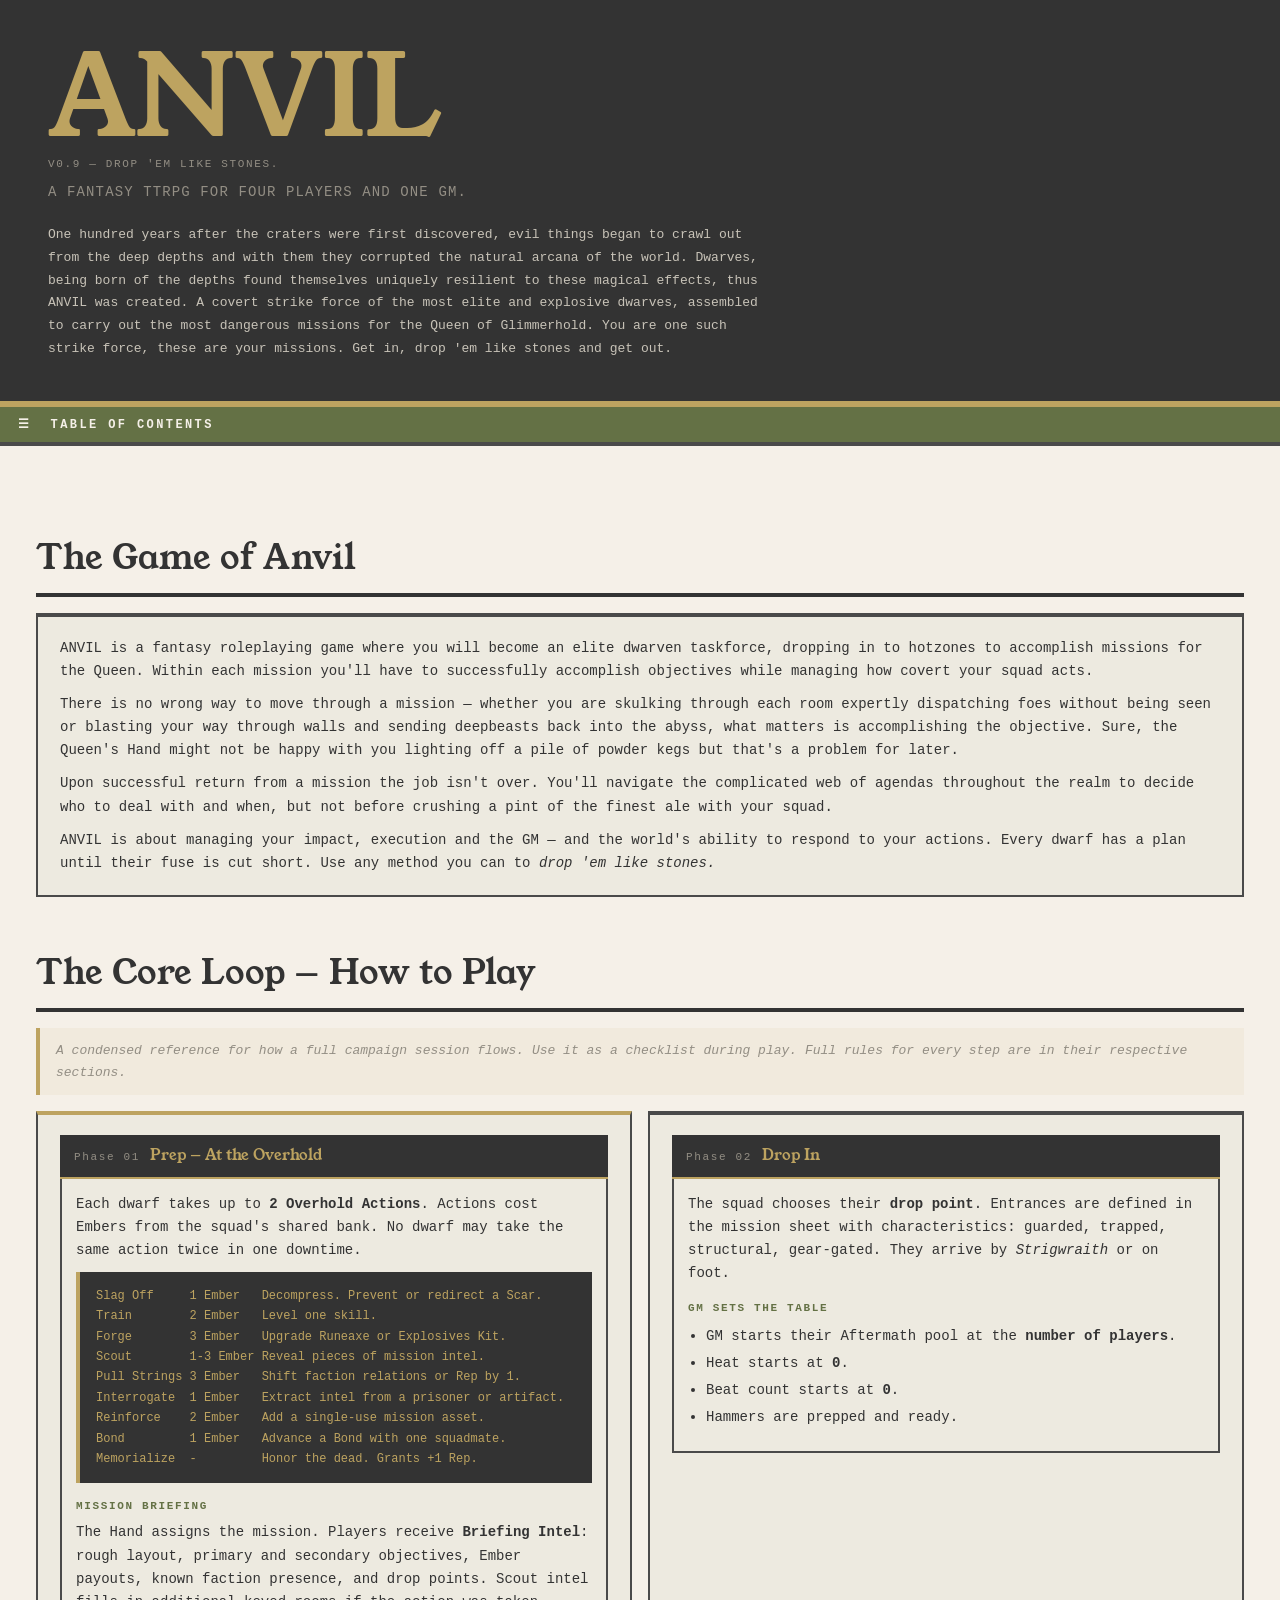
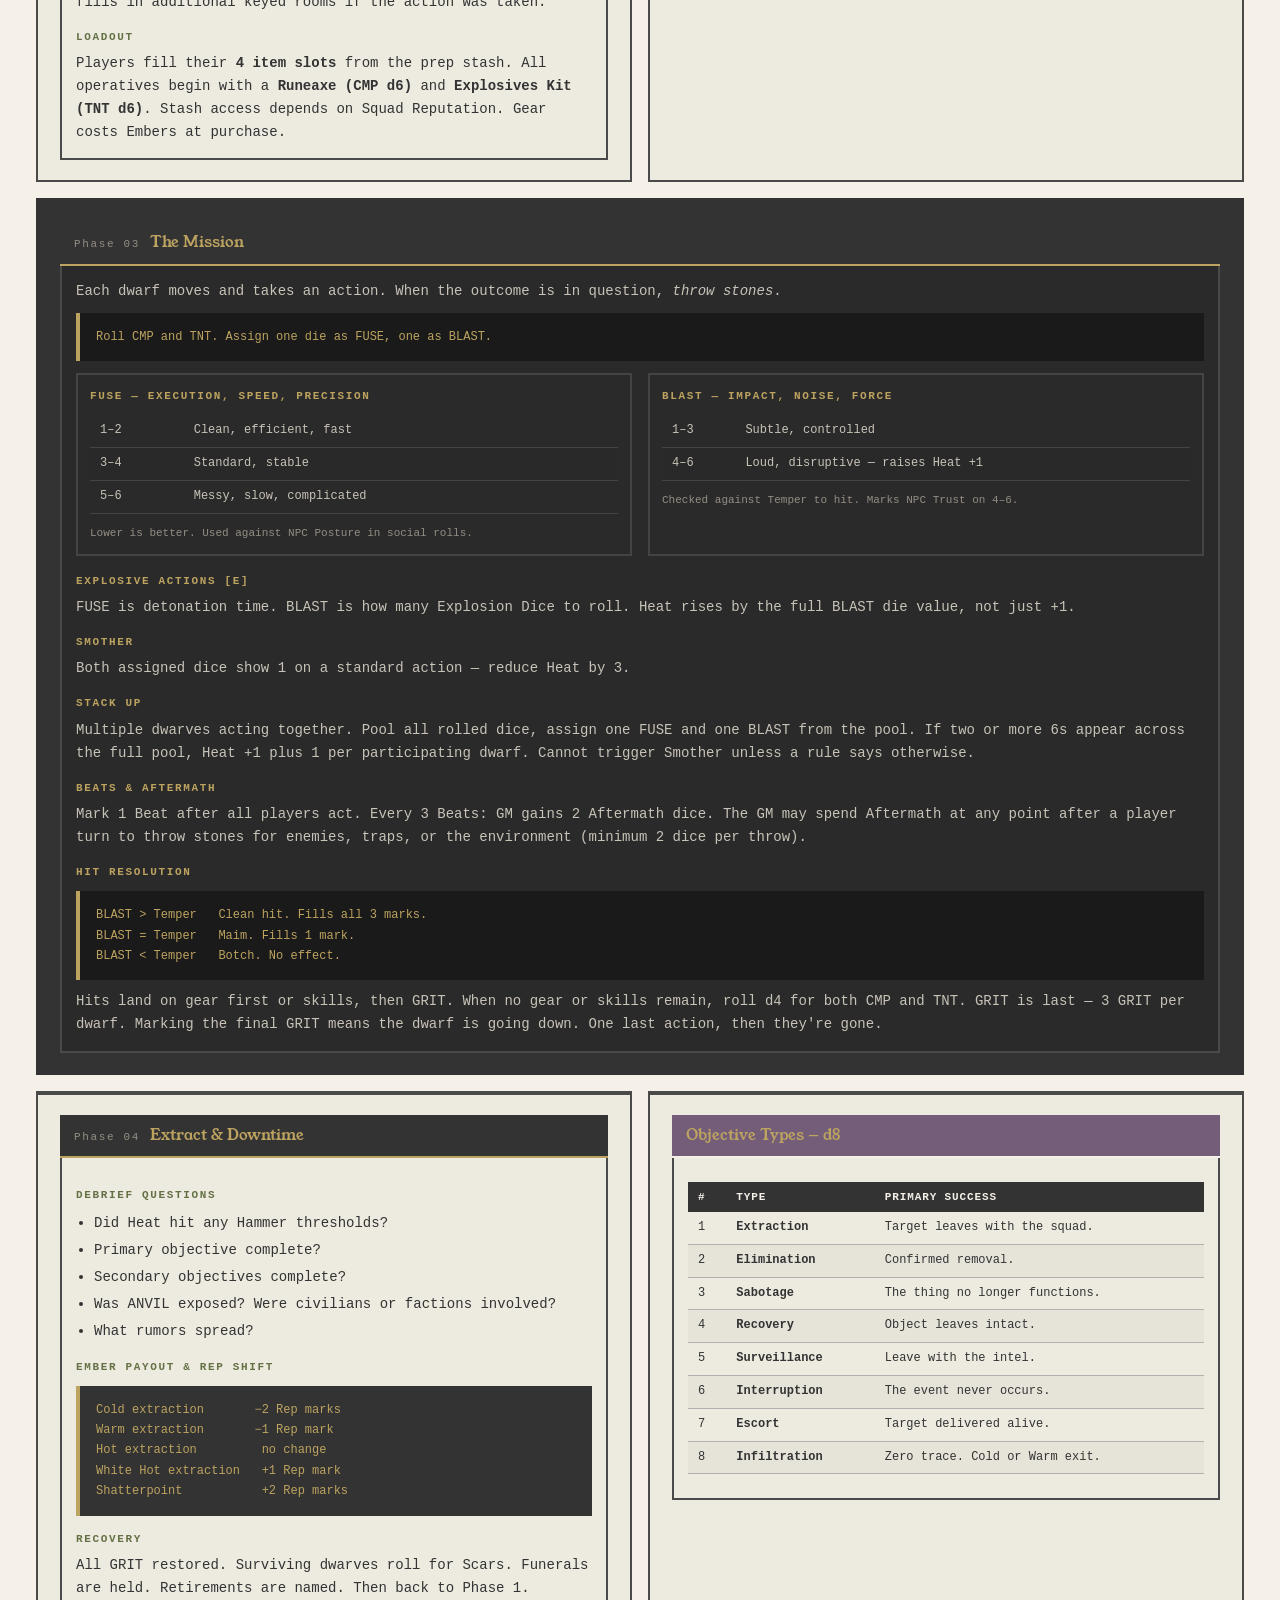
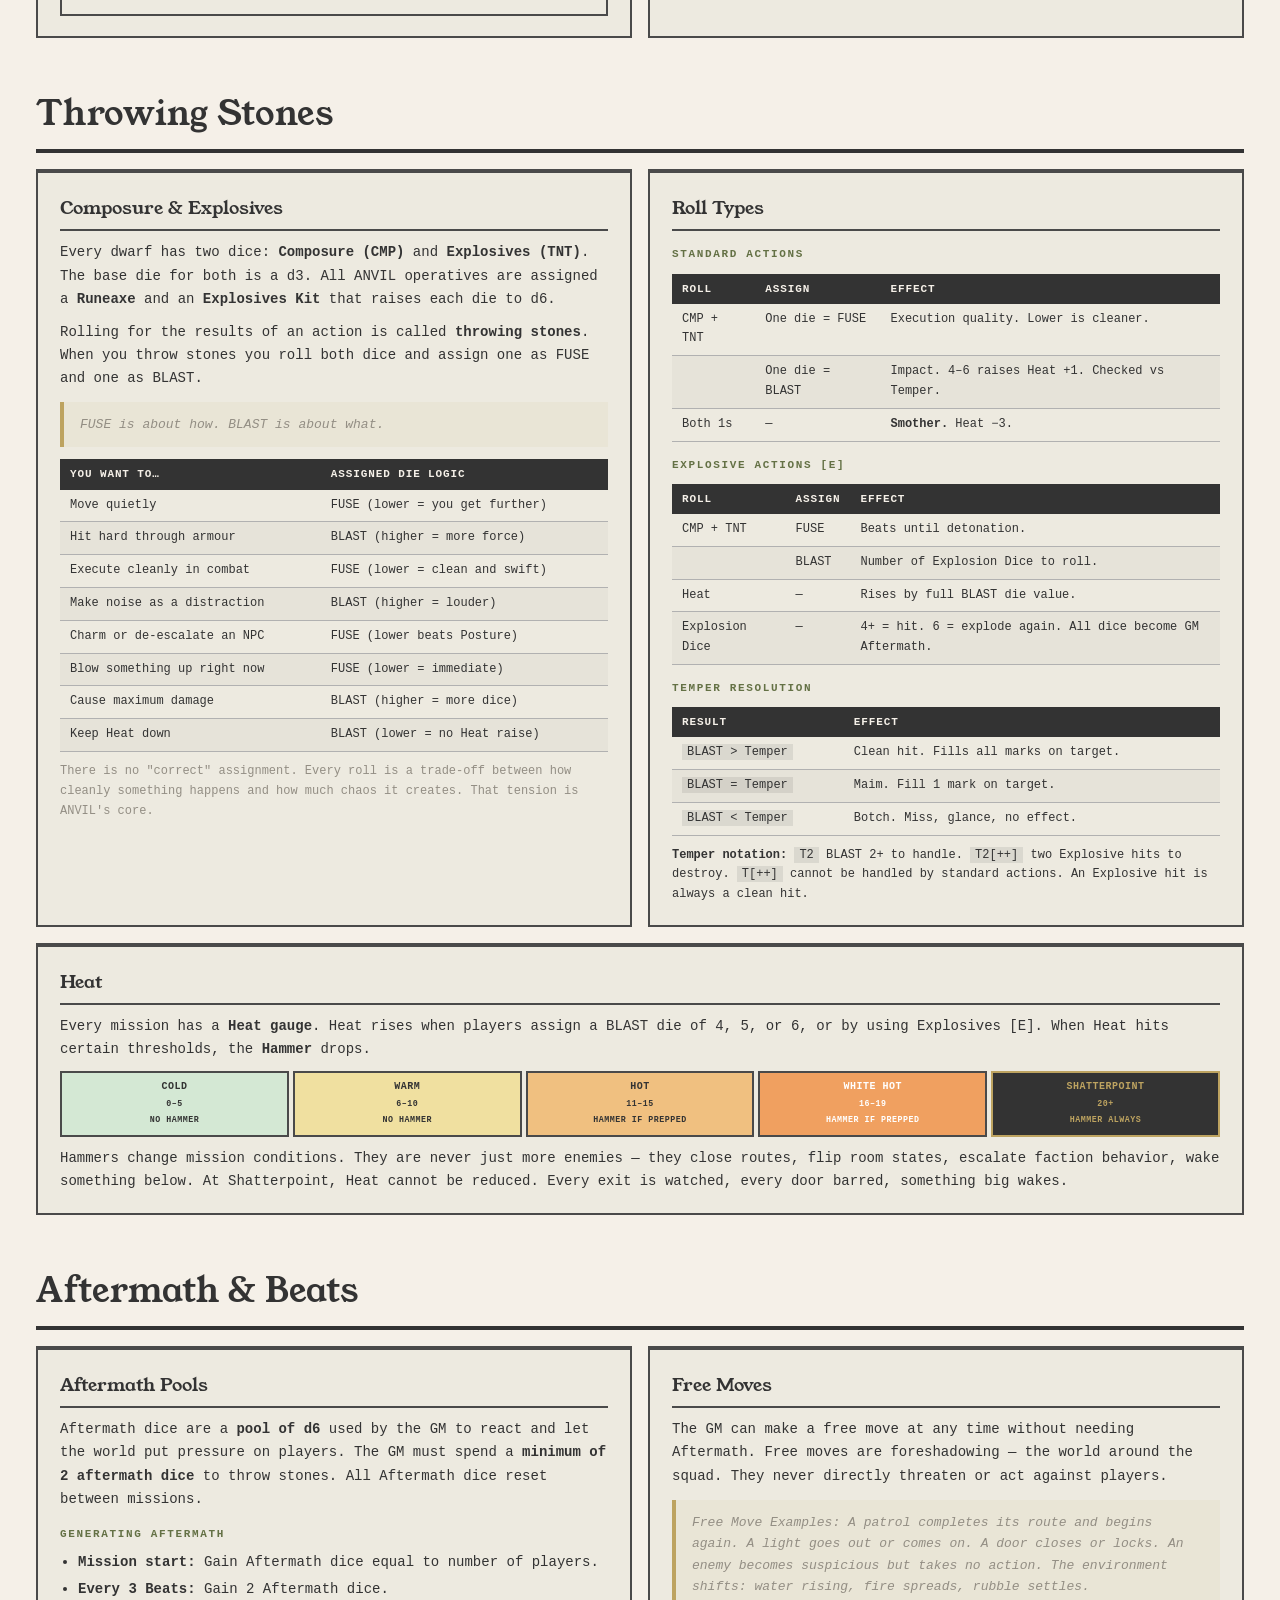
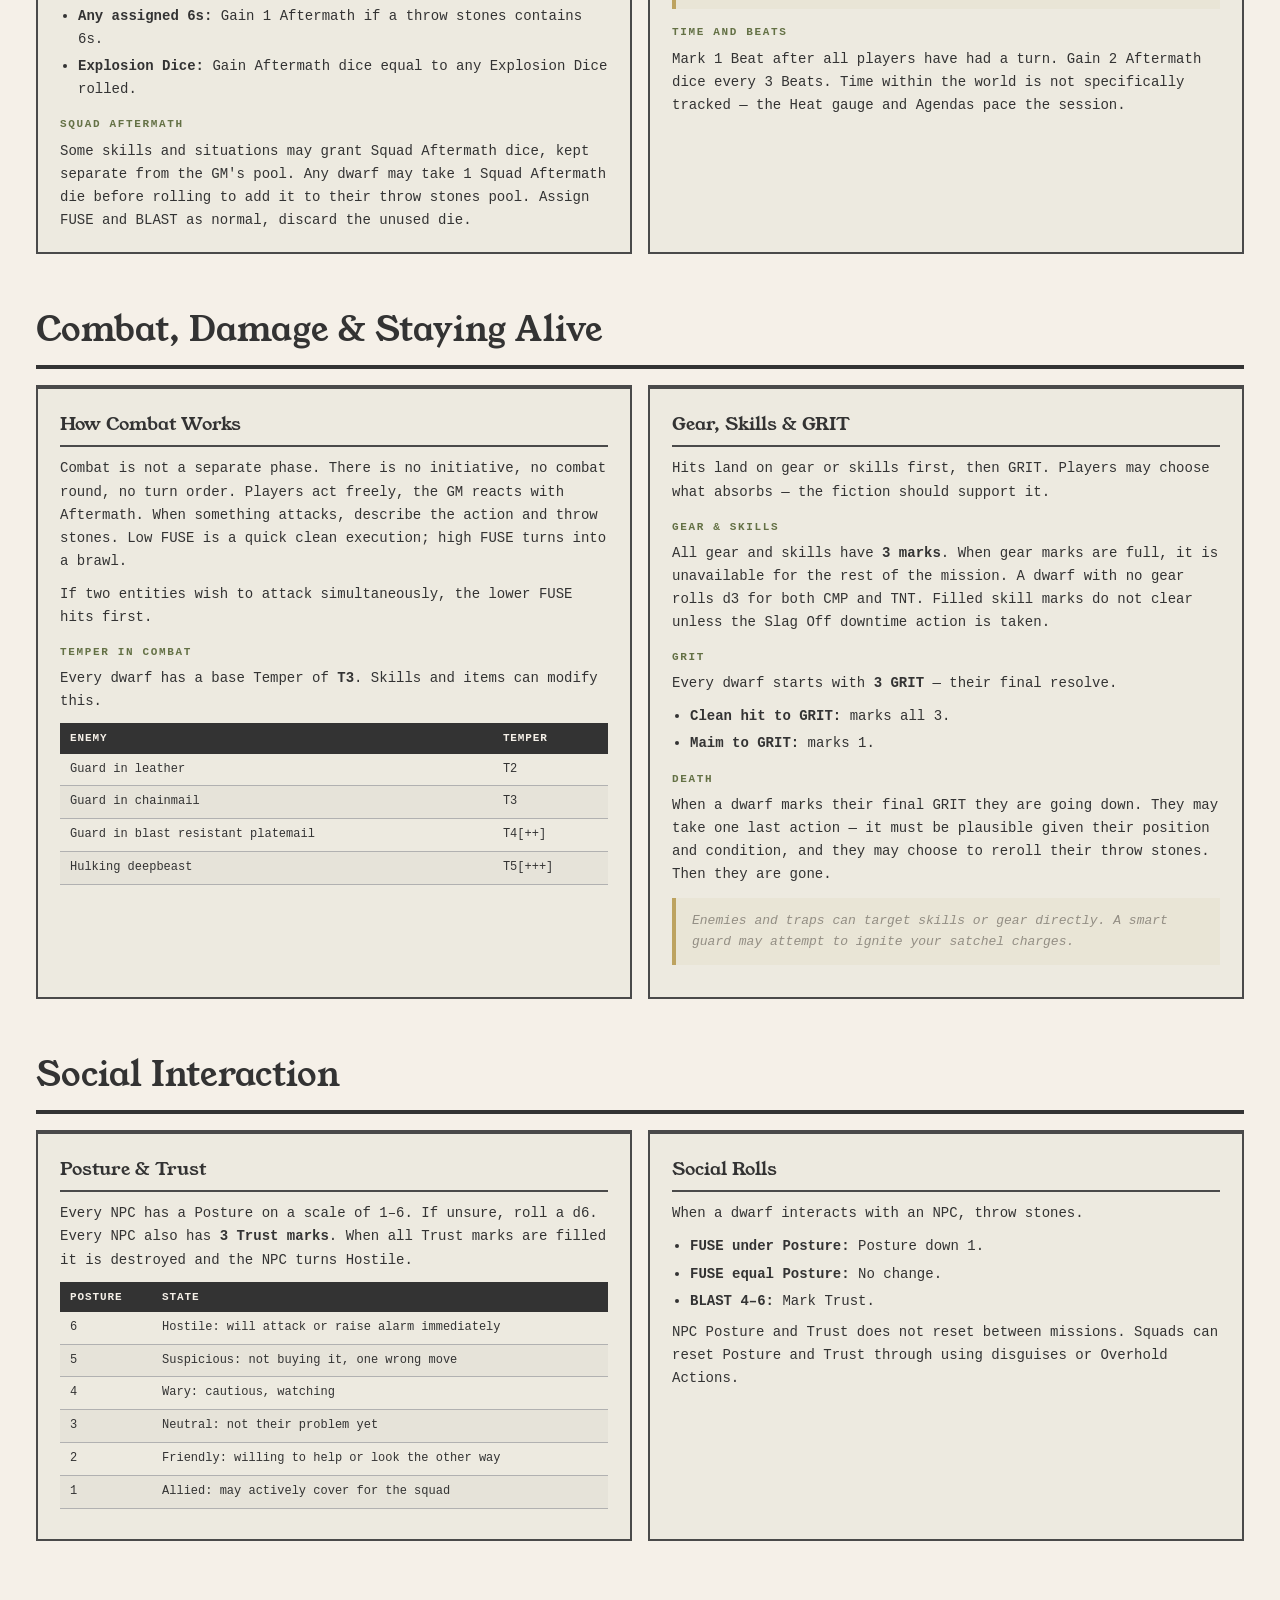
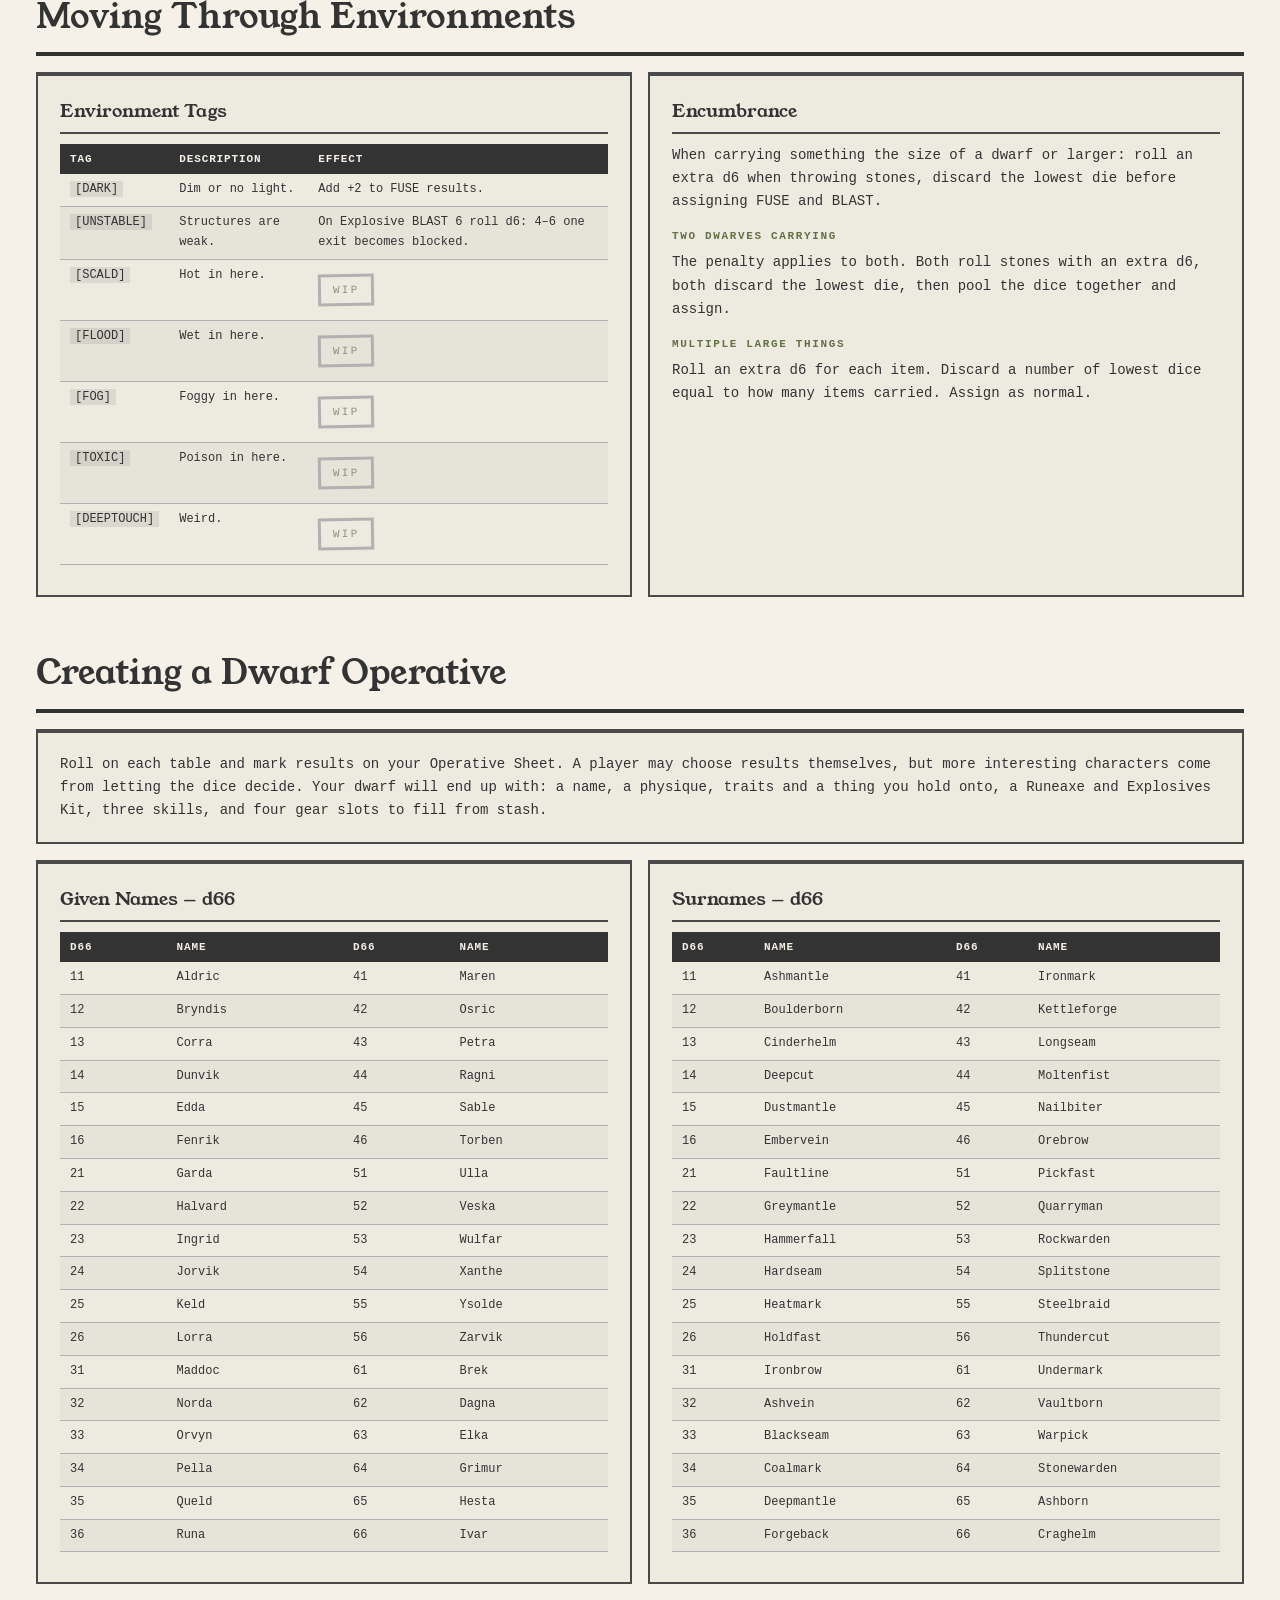
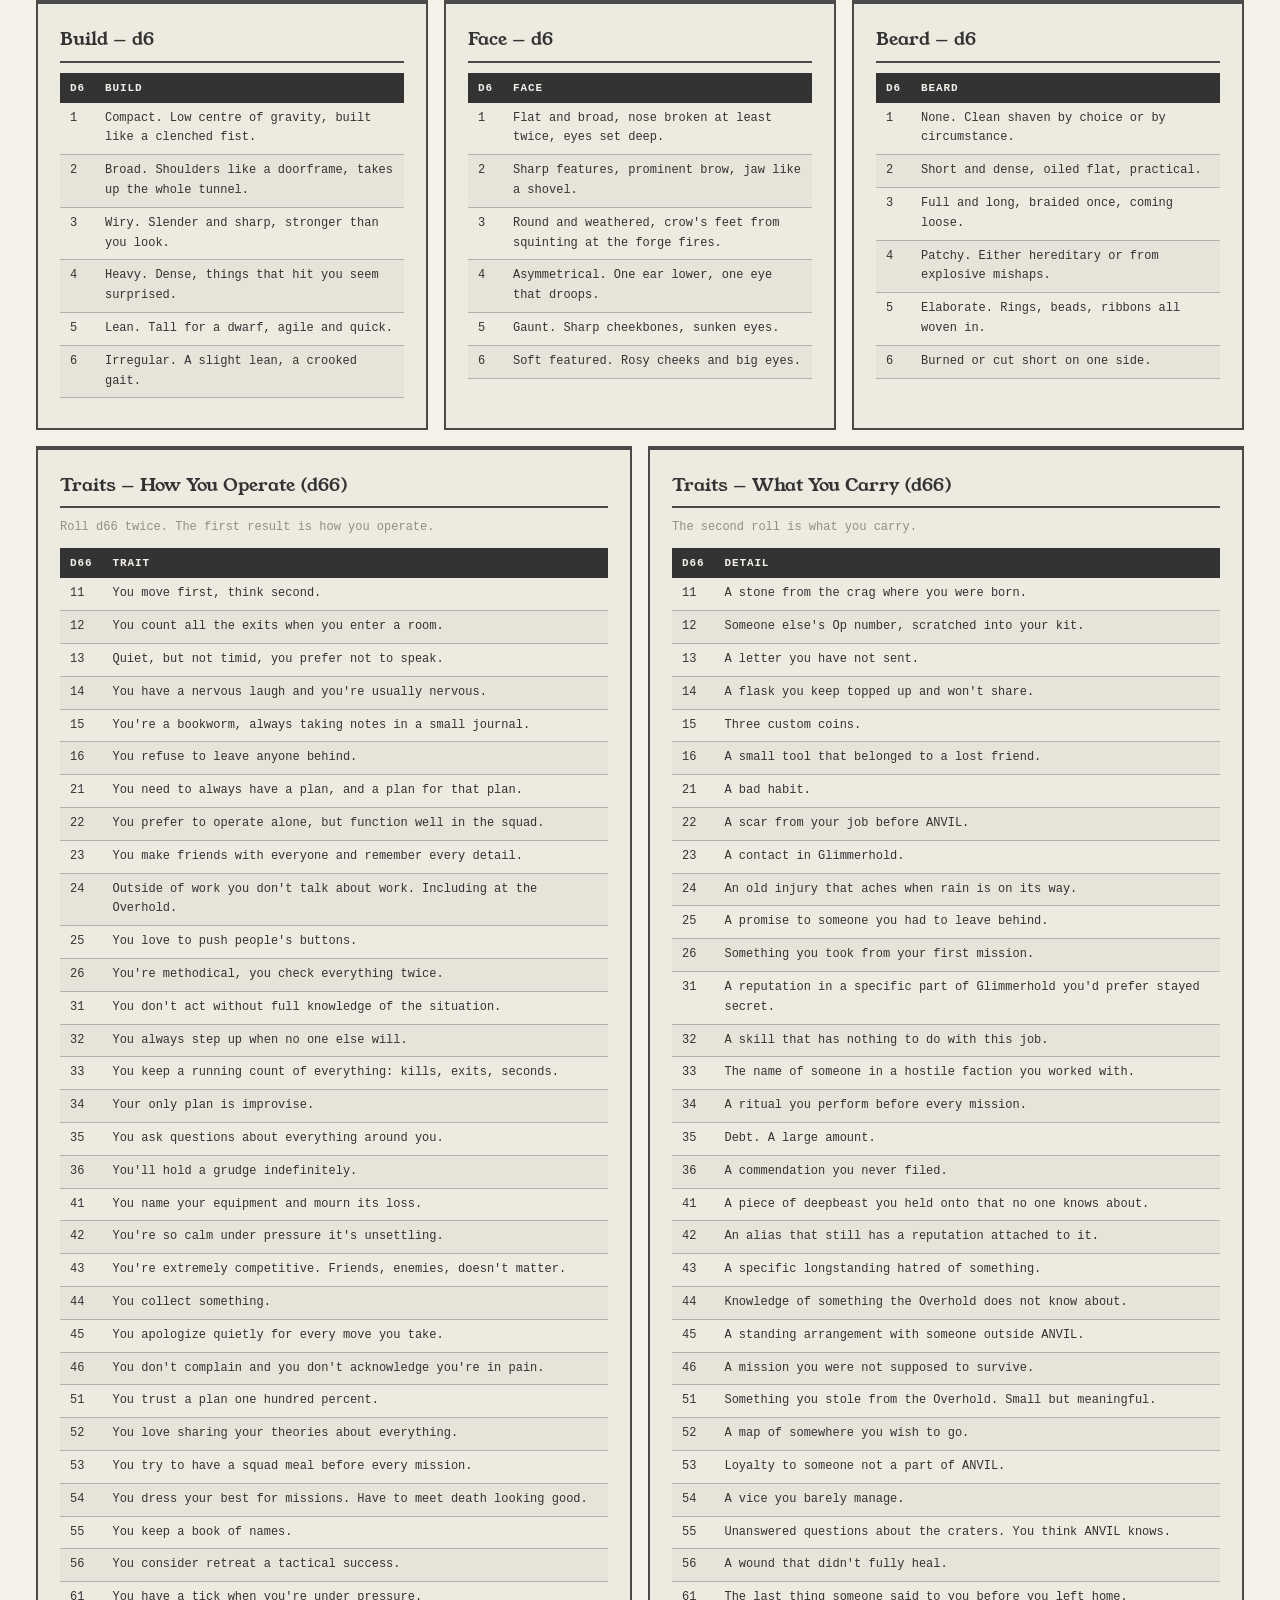
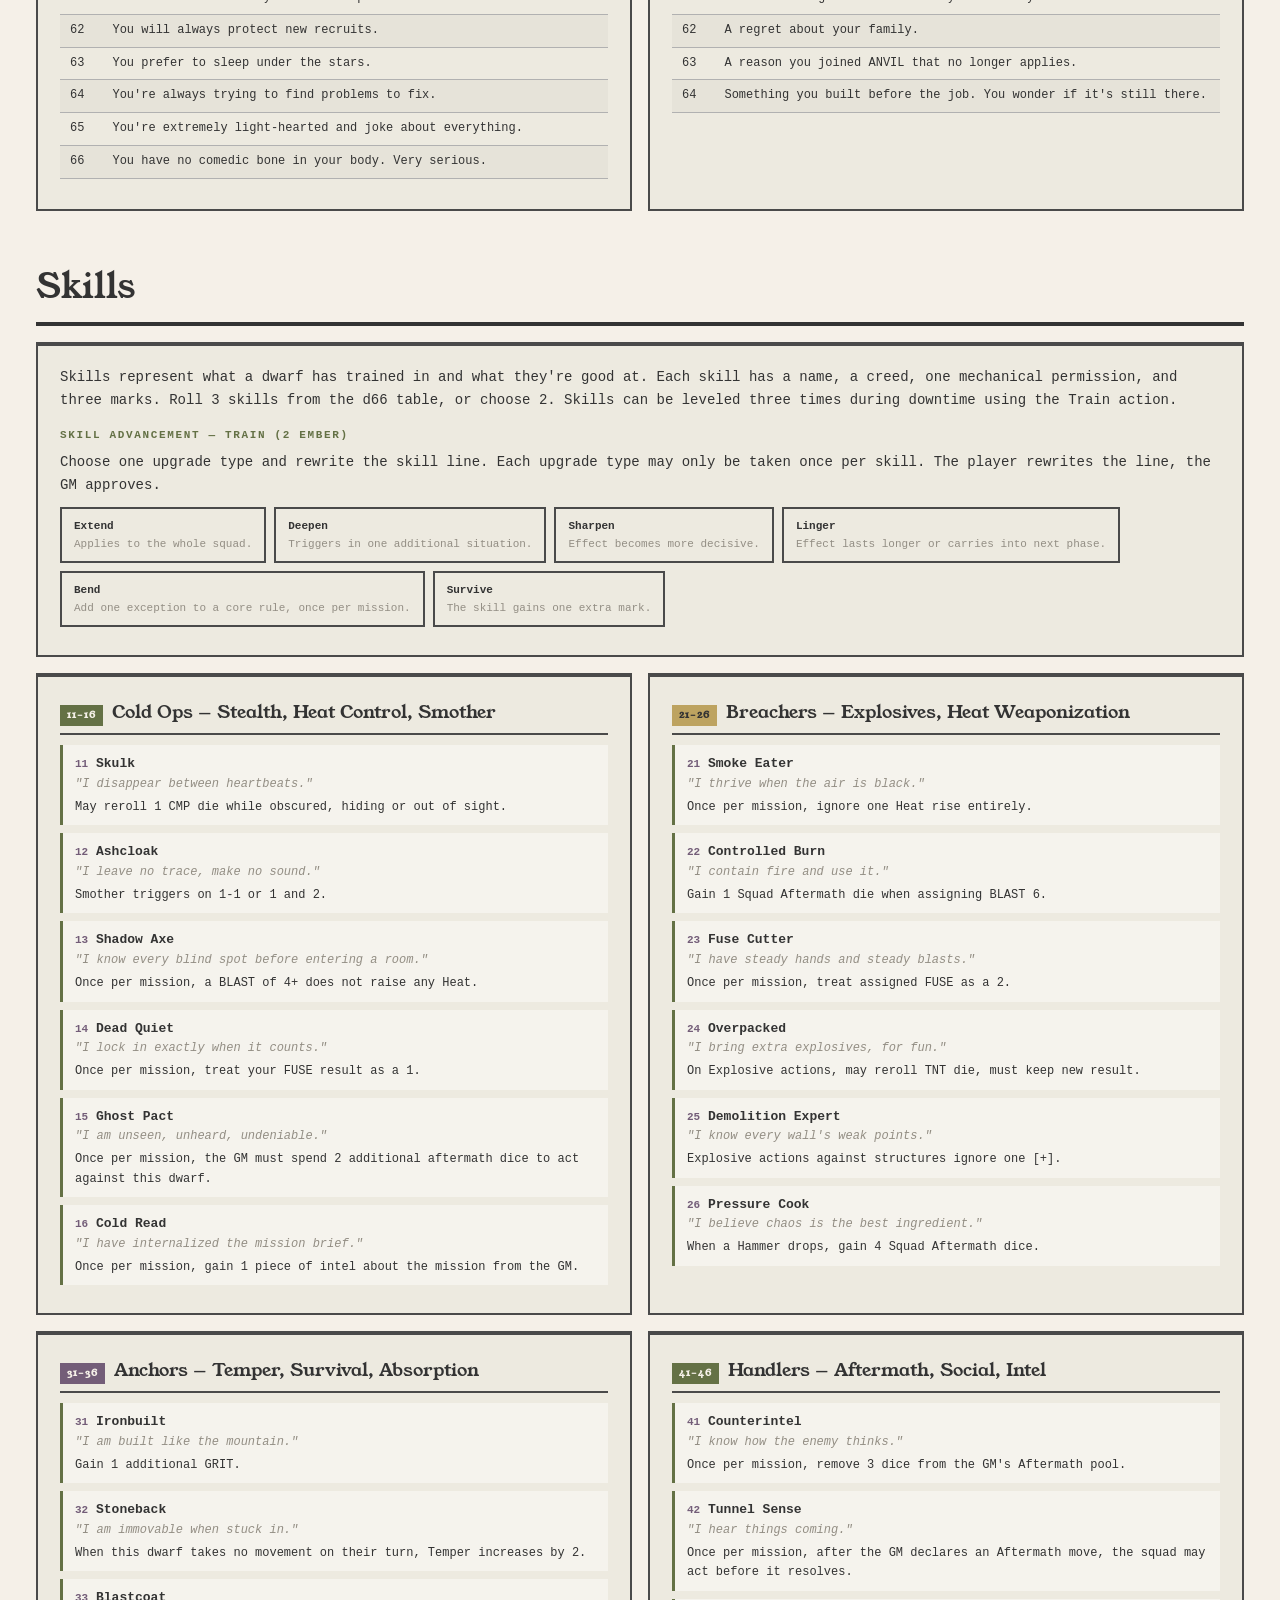
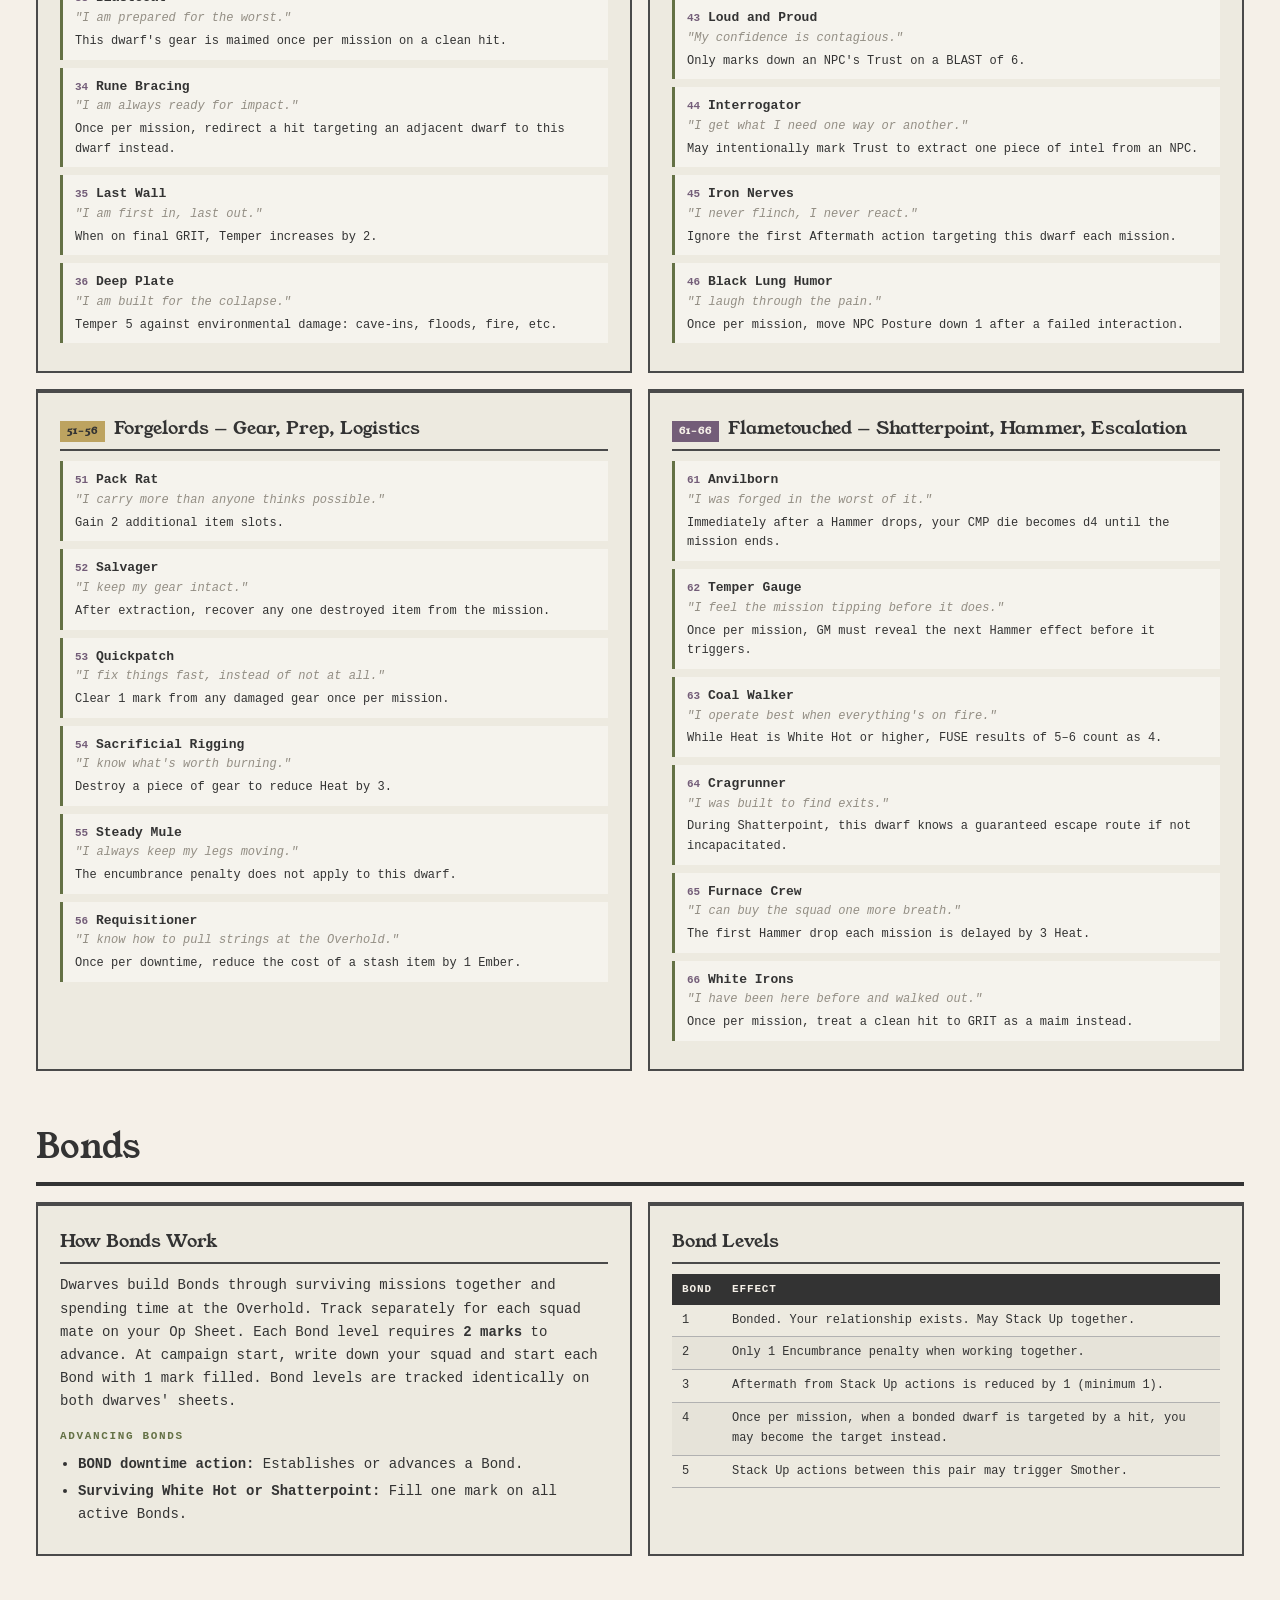
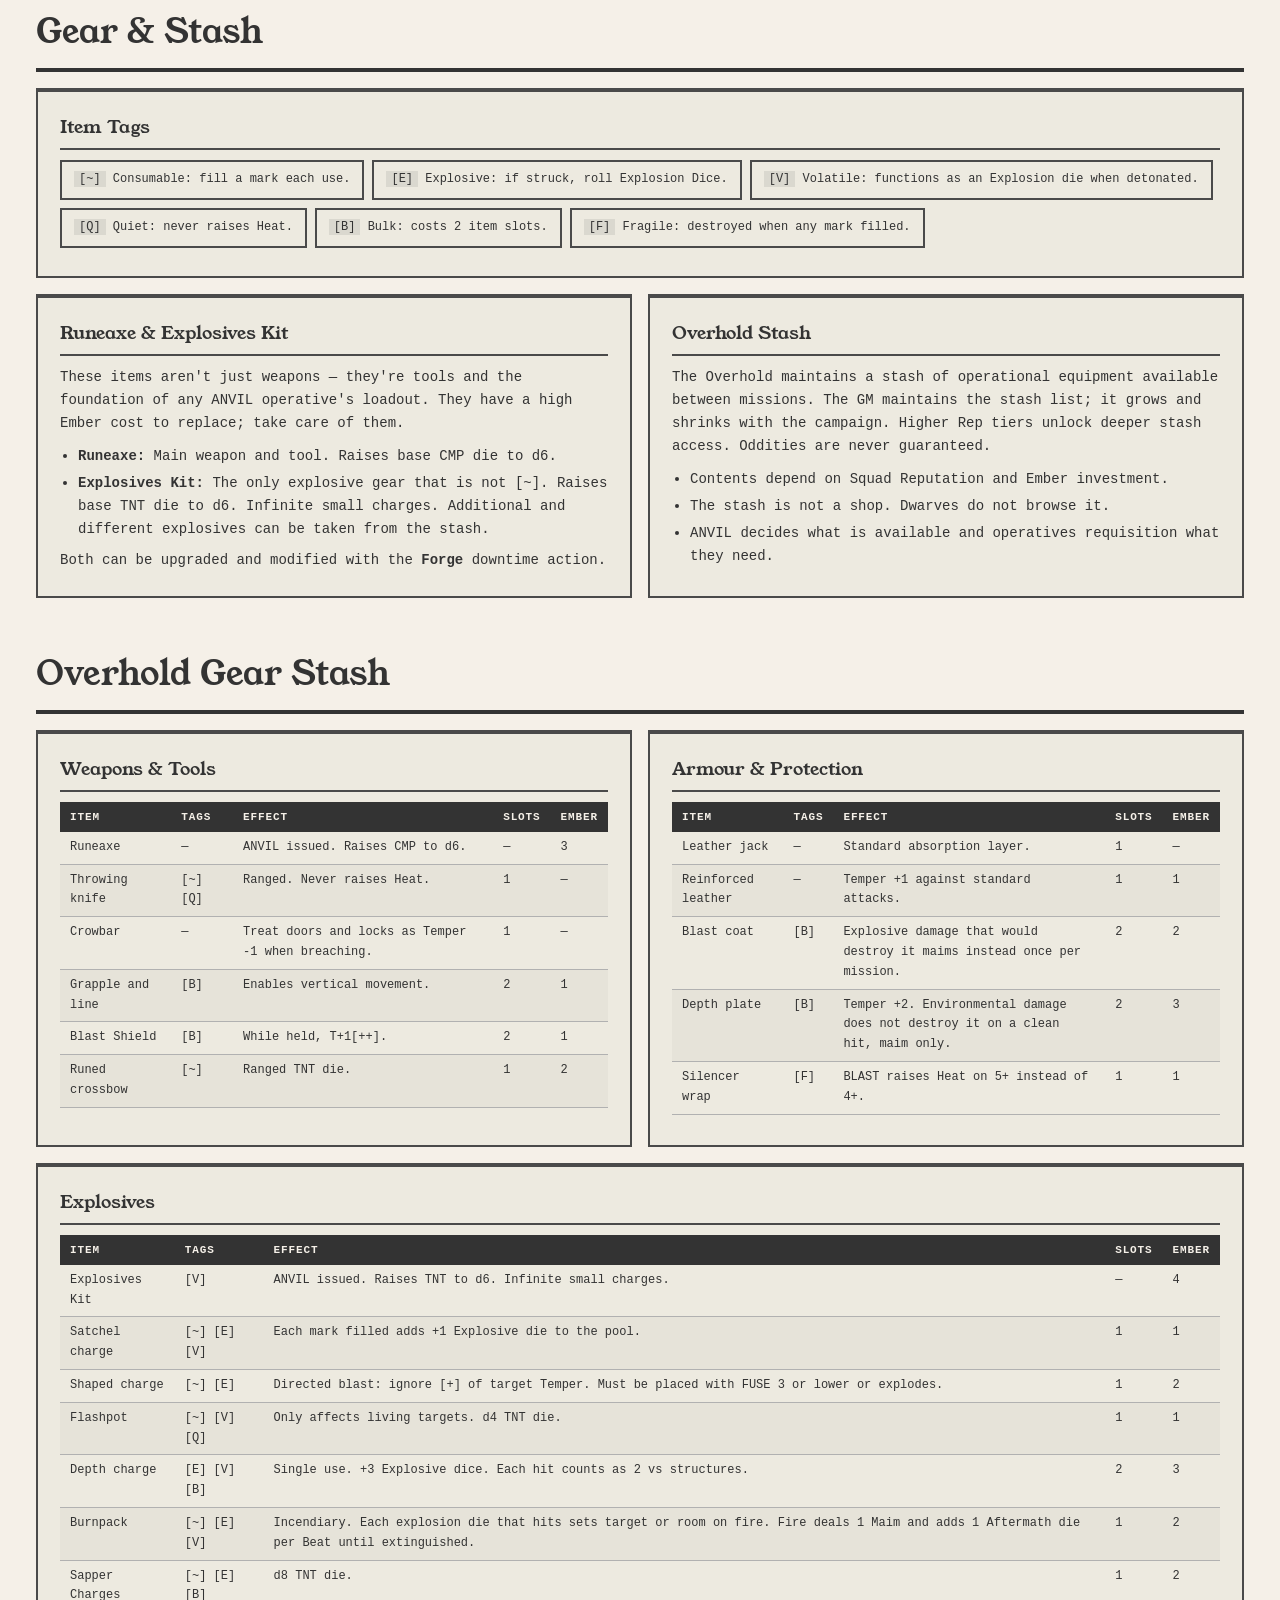
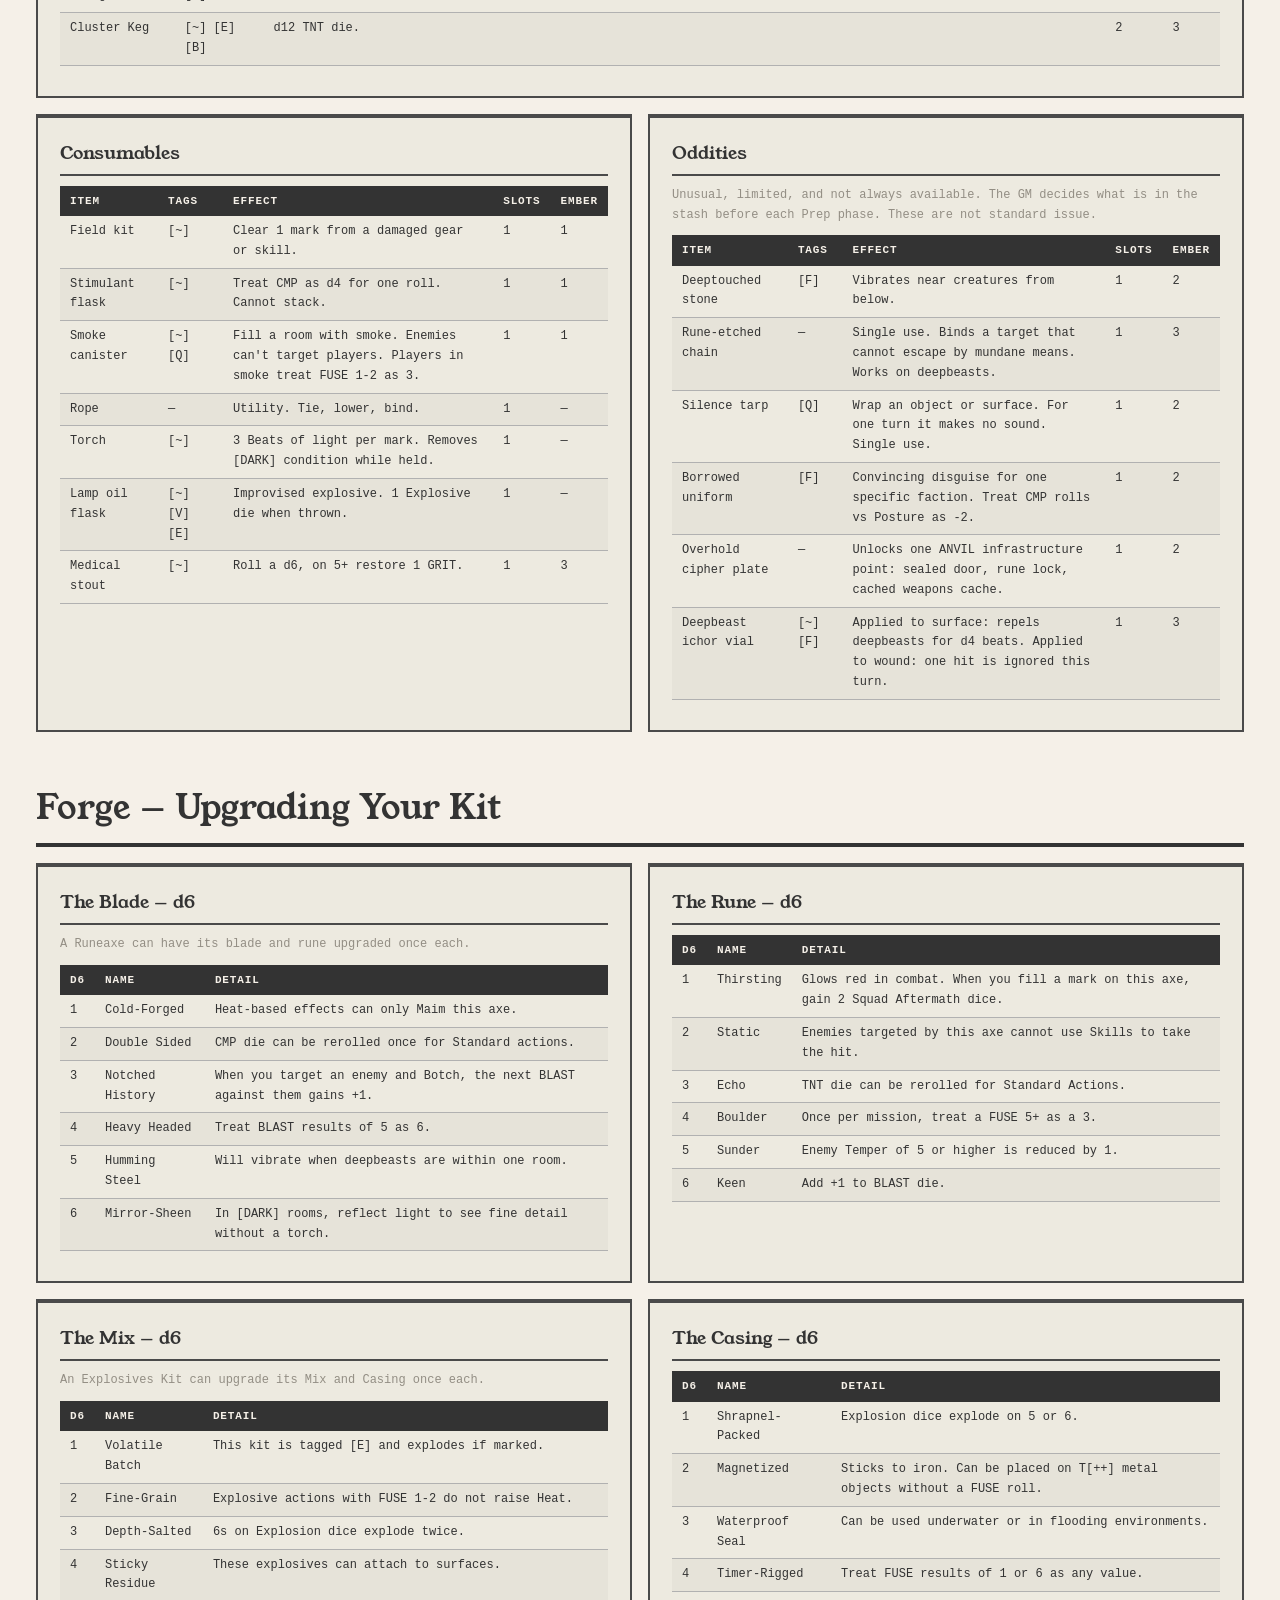
<file: ANVIL/misc/anvil.html>
<!DOCTYPE html>
<html lang="en">

<head>
    <meta charset="UTF-8">
    <meta name="viewport" content="width=device-width, initial-scale=1.0">
    <title>ANVIL. Drop 'em like stones.</title>
    <link rel="preconnect" href="https://fonts.googleapis.com">
    <link rel="preconnect" href="https://fonts.gstatic.com" crossorigin>
    <link href="https://fonts.googleapis.com/css2?family=Young+Serif&display=swap" rel="stylesheet">
    <style>
        :root {
            --main: #647145;
            --highlight: #bda360;
            --tert: #735D78;
            --bg: #f5f0e8;
            --border: #b1b1b1;
            --text: #333333;
            --faint: #938e84;
            --card-bg: #edeae0;
            --card-border: #4a4a4a;
            --rule-thick: 4px;
            --rule-thin: 2px;
        }

        *, *::before, *::after {
            box-sizing: border-box;
            margin: 0;
            padding: 0;
        }

        html { scroll-behavior: smooth; }

        body {
            background: var(--bg);
            color: var(--text);
            font-family: 'Courier New', Courier, monospace;
            font-size: 14px;
            line-height: 1.65;
        }

        /* ─── HEADER ─── */
        .header {
            background: var(--text);
            color: var(--bg);
            padding: 48px 48px 40px;
            border-bottom: 6px solid var(--highlight);
            position: relative;
        }

        .header h1 {
            font-family: "Young Serif", serif;
            font-size: 8em;
            font-weight: 400;
            line-height: 0.9;
            letter-spacing: -2px;
            color: var(--highlight);
        }

        .header .tagline {
            font-size: 1em;
            color: var(--faint);
            letter-spacing: 0.08em;
            text-transform: uppercase;
            margin-top: 8px;
        }

        .header .intro {
            max-width: 720px;
            color: #c8c3b8;
            margin-top: 20px;
            font-size: 13px;
            line-height: 1.75;
        }

        .header .version {
            font-size: 11px;
            color: var(--faint);
            letter-spacing: 0.15em;
            text-transform: uppercase;
            margin-top: 6px;
        }

        /* ─── NAV ─── */
        #nav {
            background: var(--main);
            border-bottom: 4px solid var(--card-border);
            position: sticky;
            top: 0;
            z-index: 100;
        }

        #nav-menu {
            display: flex;
            flex-wrap: wrap;
            gap: 0;
            padding: 0;
            max-height: 0;
            overflow: hidden;
            transition: max-height 0.3s ease;
        }

        #nav-menu.open {
            max-height: 600px;
        }

        #nav-menu a {
            display: block;
            color: var(--bg);
            text-decoration: none;
            font-size: 11px;
            letter-spacing: 0.1em;
            text-transform: uppercase;
            padding: 10px 18px;
            border-right: 1px solid rgba(255,255,255,0.15);
            font-weight: bold;
            font-family: 'Courier New', monospace;
            transition: background 0.1s;
        }

        #nav-menu a:hover {
            background: var(--highlight);
            color: var(--text);
        }

        #nav-menu a.sub {
            padding-left: 30px;
            color: rgba(245,240,232,0.7);
            font-size: 10px;
        }

        #nav-toggle {
            display: block;
            width: 100%;
            background: var(--main);
            color: var(--bg);
            border: none;
            font-family: 'Courier New', monospace;
            font-size: 12px;
            letter-spacing: 0.2em;
            text-transform: uppercase;
            padding: 10px 18px;
            text-align: left;
            cursor: pointer;
            font-weight: bold;
        }

        #nav-toggle:hover { background: #556038; }

        /* ─── MAIN LAYOUT ─── */
        .wrapper {
            padding: 36px 36px 80px;
            max-width: 1400px;
        }

        /* Two-column flex grid */
        .grid {
            display: flex;
            flex-wrap: wrap;
            gap: 16px;
            margin-bottom: 16px;
        }

        /* ─── SECTION HEADINGS ─── */
        .section-label {
            font-family: "Young Serif", serif;
            font-size: 2.4em;
            font-weight: 400;
            color: var(--text);
            margin: 48px 0 16px;
            padding-bottom: 8px;
            border-bottom: var(--rule-thick) solid var(--text);
            display: flex;
            align-items: baseline;
            gap: 16px;
            width: 100%;
        }

        .section-label .anchor-id {
            font-size: 0.4em;
            color: var(--faint);
            font-family: 'Courier New', monospace;
            font-weight: normal;
        }

        .subsection-label {
            font-family: "Young Serif", serif;
            font-size: 1.3em;
            font-weight: 400;
            color: var(--text);
            margin: 0 0 10px;
            padding-bottom: 6px;
            border-bottom: var(--rule-thin) solid var(--card-border);
        }

        .sub2-label {
            font-family: 'Courier New', monospace;
            font-size: 11px;
            font-weight: bold;
            letter-spacing: 0.15em;
            text-transform: uppercase;
            color: var(--main);
            margin: 14px 0 6px;
        }

        /* ─── CARDS ─── */
        .card {
            background: var(--card-bg);
            border: var(--rule-thin) solid var(--card-border);
            border-top: 4px solid var(--card-border);
            padding: 20px 22px;
            flex: 1 1 calc(50% - 8px);
            min-width: 280px;
        }

        .card.full { flex: 1 1 100%; }
        .card.third { flex: 1 1 calc(33% - 11px); min-width: 220px; }
        .card.accent { border-top-color: var(--highlight); }
        .card.tert { border-top-color: var(--tert); }
        .card.dark {
            background: var(--text);
            color: var(--bg);
            border-color: var(--text);
        }

        .card.dark .subsection-label { color: var(--highlight); border-color: rgba(255,255,255,0.2); }
        .card.dark .sub2-label { color: var(--highlight); }
        .card.dark p, .card.dark li { color: #c8c3b8; }
        .card.dark code { background: rgba(255,255,255,0.1); color: var(--highlight); }
        .card.dark table { color: #c8c3b8; }
        .card.dark th { background: rgba(255,255,255,0.1); color: var(--highlight); }
        .card.dark td { border-color: rgba(255,255,255,0.1); }

        .card p { margin-bottom: 10px; }
        .card p:last-child { margin-bottom: 0; }

        /* ─── CALLOUT / QUOTE ─── */
        .callout {
            border-left: 4px solid var(--highlight);
            background: rgba(189,163,96,0.08);
            padding: 12px 16px;
            margin: 12px 0;
            font-style: italic;
            color: var(--faint);
            font-size: 13px;
        }

        /* ─── TABLES ─── */
        table {
            width: 100%;
            border-collapse: collapse;
            margin: 10px 0;
            font-size: 12px;
        }

        th {
            background: var(--text);
            color: var(--bg);
            text-align: left;
            padding: 6px 10px;
            font-family: 'Courier New', monospace;
            font-size: 11px;
            letter-spacing: 0.08em;
            text-transform: uppercase;
        }

        td {
            padding: 6px 10px;
            border-bottom: 1px solid var(--border);
            vertical-align: top;
        }

        tr:nth-child(even) td { background: rgba(0,0,0,0.03); }

        /* ─── CODE BLOCKS ─── */
        pre {
            background: var(--text);
            color: var(--highlight);
            padding: 14px 16px;
            font-family: 'Courier New', monospace;
            font-size: 12px;
            line-height: 1.7;
            overflow-x: auto;
            margin: 10px 0;
            border-left: 4px solid var(--highlight);
        }

        code {
            background: rgba(0,0,0,0.08);
            padding: 1px 5px;
            font-family: 'Courier New', monospace;
            font-size: 12px;
        }

        /* ─── BADGES / TAGS ─── */
        .badge {
            display: inline-block;
            background: var(--main);
            color: var(--bg);
            font-size: 10px;
            letter-spacing: 0.12em;
            text-transform: uppercase;
            padding: 2px 7px;
            font-weight: bold;
            margin-right: 4px;
        }

        .badge.gold { background: var(--highlight); color: var(--text); }
        .badge.tert { background: var(--tert); color: var(--bg); }

        /* ─── HEAT GAUGE DISPLAY ─── */
        .heat-track {
            display: flex;
            gap: 4px;
            margin: 10px 0;
        }

        .heat-stage {
            flex: 1;
            padding: 6px 4px;
            text-align: center;
            font-size: 10px;
            font-weight: bold;
            letter-spacing: 0.05em;
            text-transform: uppercase;
            border: 2px solid var(--card-border);
        }

        .heat-stage.cold { background: #d4e8d4; }
        .heat-stage.warm { background: #f0e0a0; }
        .heat-stage.hot { background: #f0c080; }
        .heat-stage.whitehot { background: #f0a060; color: white; }
        .heat-stage.shatter { background: var(--text); color: var(--highlight); border-color: var(--highlight); }

        /* ─── DICE DISPLAY ─── */
        .dice-row {
            display: flex;
            gap: 8px;
            flex-wrap: wrap;
            margin: 8px 0;
        }

        .die-box {
            border: 2px solid var(--card-border);
            background: var(--bg);
            width: 52px;
            height: 52px;
            display: flex;
            flex-direction: column;
            align-items: center;
            justify-content: center;
            font-family: "Young Serif", serif;
            font-size: 1.4em;
            color: var(--text);
        }

        .die-box span {
            font-family: 'Courier New', monospace;
            font-size: 9px;
            color: var(--faint);
            letter-spacing: 0.1em;
            text-transform: uppercase;
        }

        /* ─── SKILL CARD ─── */
        .skill-entry {
            border-left: 3px solid var(--main);
            padding: 8px 12px;
            margin-bottom: 8px;
            background: rgba(255,255,255,0.4);
        }

        .skill-entry .skill-name {
            font-weight: bold;
            font-size: 13px;
            color: var(--text);
        }

        .skill-entry .skill-creed {
            font-style: italic;
            color: var(--faint);
            font-size: 12px;
        }

        .skill-entry .skill-permission {
            font-size: 12px;
            color: var(--text);
            margin-top: 3px;
        }

        .skill-entry .skill-code {
            font-family: 'Courier New', monospace;
            font-size: 11px;
            color: var(--tert);
            font-weight: bold;
        }

        /* ─── GRIT / MARKS DISPLAY ─── */
        .marks {
            display: inline-flex;
            gap: 4px;
            align-items: center;
        }

        .mark {
            width: 14px;
            height: 14px;
            border: 2px solid var(--card-border);
            background: var(--bg);
            display: inline-block;
        }

        /* ─── PHASE BLOCKS ─── */
        .phase-header {
            background: var(--text);
            color: var(--highlight);
            padding: 8px 14px;
            font-family: "Young Serif", serif;
            font-size: 1.1em;
            margin-bottom: 0;
            border-bottom: 2px solid var(--highlight);
            display: flex;
            align-items: baseline;
            gap: 10px;
        }

        .phase-header .phase-num {
            font-family: 'Courier New', monospace;
            font-size: 11px;
            color: var(--faint);
            letter-spacing: 0.15em;
        }

        .phase-body {
            padding: 14px;
            background: var(--card-bg);
            border: 2px solid var(--card-border);
            border-top: none;
        }

        /* ─── LISTS ─── */
        ul, ol {
            padding-left: 18px;
            margin: 8px 0;
        }

        li { margin-bottom: 4px; }

        /* ─── SCAR ENTRY ─── */
        .scar-entry {
            border-left: 3px solid var(--tert);
            padding: 8px 12px;
            margin-bottom: 8px;
            background: rgba(255,255,255,0.3);
        }

        .scar-entry strong {
            color: var(--tert);
            font-size: 12px;
            letter-spacing: 0.05em;
        }

        .scar-entry p { margin-top: 4px; font-size: 12px; }

        /* ─── REP TIER ─── */
        .rep-tier {
            display: flex;
            align-items: baseline;
            gap: 10px;
            padding: 8px 0;
            border-bottom: 1px solid var(--border);
        }

        .rep-tier:last-child { border-bottom: none; }

        .rep-tier .tier-name {
            font-family: "Young Serif", serif;
            font-size: 1em;
            min-width: 80px;
            color: var(--main);
        }

        .rep-track {
            display: flex;
            gap: 4px;
        }

        .rep-box {
            width: 16px;
            height: 16px;
            border: 2px solid var(--card-border);
            background: var(--bg);
        }

        /* ─── LINKS ─── */
        a {
            color: var(--tert);
            font-family: 'Courier New', Courier, monospace;
            font-size: 12px;
            font-weight: bold;
            text-decoration: none;
        }

        a:hover {
            background-color: var(--main);
            color: var(--bg);
        }

        /* ─── HR ─── */
        hr {
            border: none;
            border-top: var(--rule-thick) solid var(--card-border);
            margin: 40px 0;
        }

        /* ─── WIP STAMP ─── */
        .wip-stamp {
            display: inline-block;
            border: 3px solid var(--border);
            color: var(--faint);
            padding: 4px 12px;
            font-size: 11px;
            letter-spacing: 0.2em;
            text-transform: uppercase;
            transform: rotate(-1deg);
            margin: 8px 0;
        }

        /* ─── FACTION BLOCK ─── */
        .faction-block {
            background: var(--bg);
            border: 2px solid var(--card-border);
            padding: 12px;
            font-size: 12px;
        }

        .faction-block .faction-row {
            display: flex;
            gap: 8px;
            padding: 4px 0;
            border-bottom: 1px solid var(--border);
        }

        .faction-block .faction-row:last-child { border-bottom: none; }
        .faction-block .faction-key { color: var(--faint); min-width: 110px; font-size: 11px; text-transform: uppercase; letter-spacing: 0.08em; }

        /* ─── STEP TRACK ─── */
        .step-track { margin: 10px 0; }
        .step-row {
            display: flex;
            align-items: center;
            gap: 8px;
            padding: 5px 0;
            border-bottom: 1px dashed var(--border);
            font-size: 12px;
        }

        .step-row:last-child { border-bottom: none; }
        .step-row .step-num {
            font-weight: bold;
            color: var(--main);
            min-width: 56px;
            font-size: 11px;
            text-transform: uppercase;
            letter-spacing: 0.08em;
        }

        /* Scrollspy highlight */
        .card:target { outline: 3px solid var(--highlight); }

        /* ─── SCROLLBAR ─── */
        ::-webkit-scrollbar { width: 6px; }
        ::-webkit-scrollbar-track { background: var(--card-bg); }
        ::-webkit-scrollbar-thumb { background: var(--card-border); }
    </style>
</head>

<body>

<!-- ══════════════════════════════════════
     HEADER
══════════════════════════════════════ -->
<div class="header">
    <h1>ANVIL</h1>
    <div class="version">v0.9 — Drop 'em like stones.</div>
    <div class="tagline">A fantasy TTRPG for four players and one GM.</div>
    <p class="intro">One hundred years after the craters were first discovered, evil things began to crawl out from the deep depths and with them they corrupted the natural arcana of the world. Dwarves, being born of the depths found themselves uniquely resilient to these magical effects, thus ANVIL was created. A covert strike force of the most elite and explosive dwarves, assembled to carry out the most dangerous missions for the Queen of Glimmerhold. You are one such strike force, these are your missions. Get in, drop 'em like stones and get out.</p>
</div>

<!-- ══════════════════════════════════════
     NAV
══════════════════════════════════════ -->
<div id="nav">
    <button id="nav-toggle" onclick="document.getElementById('nav-menu').classList.toggle('open')">☰ &nbsp;TABLE OF CONTENTS</button>
    <div id="nav-menu">
        <a href="#the-game">The Game of Anvil</a>
        <a href="#core-loop">The Core Loop</a>
        <a href="#core-loop" class="sub">▸ Phase 1 — Prep</a>
        <a href="#phase-drop" class="sub">▸ Phase 2 — Drop In</a>
        <a href="#phase-mission" class="sub">▸ Phase 3 — Mission</a>
        <a href="#phase-extract" class="sub">▸ Phase 4 — Extract</a>
        <a href="#throwing-stones">Throwing Stones</a>
        <a href="#heat">Heat</a>
        <a href="#aftermath">Aftermath & Beats</a>
        <a href="#combat">Combat, Damage & Staying Alive</a>
        <a href="#social">Social Interaction</a>
        <a href="#movement">Moving Through Environments</a>
        <a href="#creating">Creating a Dwarf Operative</a>
        <a href="#skills">Skills</a>
        <a href="#bonds">Bonds</a>
        <a href="#gear">Gear & Stash</a>
        <a href="#missions">Running Missions</a>
        <a href="#factions">Factions & Campaigns</a>
        <a href="#downtime">Downtime & The Overhold</a>
        <a href="#scars">Scars</a>
        <a href="#overhold-actions">Overhold Actions</a>
        <a href="#reputation">Squad Reputation</a>
        <a href="#stash">Overhold Gear Stash</a>
        <a href="#gm-toolkit">GM Toolkit</a>
    </div>
</div>

<!-- ══════════════════════════════════════
     CONTENT
══════════════════════════════════════ -->
<div class="wrapper">

    <!-- THE GAME -->
    <h2 class="section-label" id="the-game">The Game of Anvil</h2>
    <div class="grid">
        <div class="card full">
            <p>ANVIL is a fantasy roleplaying game where you will become an elite dwarven taskforce, dropping in to hotzones to accomplish missions for the Queen. Within each mission you'll have to successfully accomplish objectives while managing how covert your squad acts.</p>
            <p>There is no wrong way to move through a mission — whether you are skulking through each room expertly dispatching foes without being seen or blasting your way through walls and sending deepbeasts back into the abyss, what matters is accomplishing the objective. Sure, the Queen's Hand might not be happy with you lighting off a pile of powder kegs but that's a problem for later.</p>
            <p>Upon successful return from a mission the job isn't over. You'll navigate the complicated web of agendas throughout the realm to decide who to deal with and when, but not before crushing a pint of the finest ale with your squad.</p>
            <p>ANVIL is about managing your impact, execution and the GM — and the world's ability to respond to your actions. Every dwarf has a plan until their fuse is cut short. Use any method you can to <em>drop 'em like stones.</em></p>
        </div>
    </div>

    <!-- CORE LOOP -->
    <h2 class="section-label" id="core-loop">The Core Loop — How to Play</h2>
    <div class="callout" style="width:100%; margin-bottom:16px;">A condensed reference for how a full campaign session flows. Use it as a checklist during play. Full rules for every step are in their respective sections.</div>

    <div class="grid">
        <!-- Phase 1 -->
        <div class="card accent">
            <div class="phase-header"><span class="phase-num">Phase 01</span> Prep — At the Overhold</div>
            <div class="phase-body">
                <p>Each dwarf takes up to <strong>2 Overhold Actions</strong>. Actions cost Embers from the squad's shared bank. No dwarf may take the same action twice in one downtime.</p>
                <pre>Slag Off     1 Ember   Decompress. Prevent or redirect a Scar.
Train        2 Ember   Level one skill.
Forge        3 Ember   Upgrade Runeaxe or Explosives Kit.
Scout        1-3 Ember Reveal pieces of mission intel.
Pull Strings 3 Ember   Shift faction relations or Rep by 1.
Interrogate  1 Ember   Extract intel from a prisoner or artifact.
Reinforce    2 Ember   Add a single-use mission asset.
Bond         1 Ember   Advance a Bond with one squadmate.
Memorialize  -         Honor the dead. Grants +1 Rep.</pre>
                <div class="sub2-label">Mission Briefing</div>
                <p>The Hand assigns the mission. Players receive <strong>Briefing Intel</strong>: rough layout, primary and secondary objectives, Ember payouts, known faction presence, and drop points. Scout intel fills in additional keyed rooms if the action was taken.</p>
                <div class="sub2-label">Loadout</div>
                <p>Players fill their <strong>4 item slots</strong> from the prep stash. All operatives begin with a <strong>Runeaxe (CMP d6)</strong> and <strong>Explosives Kit (TNT d6)</strong>. Stash access depends on Squad Reputation. Gear costs Embers at purchase.</p>
            </div>
        </div>

        <!-- Phase 2 -->
        <div class="card" id="phase-drop">
            <div class="phase-header"><span class="phase-num">Phase 02</span> Drop In</div>
            <div class="phase-body">
                <p>The squad chooses their <strong>drop point</strong>. Entrances are defined in the mission sheet with characteristics: guarded, trapped, structural, gear-gated. They arrive by <em>Strigwraith</em> or on foot.</p>
                <div class="sub2-label">GM Sets the Table</div>
                <ul>
                    <li>GM starts their Aftermath pool at the <strong>number of players</strong>.</li>
                    <li>Heat starts at <strong>0</strong>.</li>
                    <li>Beat count starts at <strong>0</strong>.</li>
                    <li>Hammers are prepped and ready.</li>
                </ul>
            </div>
        </div>

        <!-- Phase 3 -->
        <div class="card dark full" id="phase-mission">
            <div class="phase-header"><span class="phase-num">Phase 03</span> The Mission</div>
            <div class="phase-body" style="background:#2a2a2a; color:#c8c3b8; border-color:#4a4a4a;">
                <p>Each dwarf moves and takes an action. When the outcome is in question, <em>throw stones</em>.</p>
                <pre style="background:#1a1a1a; border-color: var(--highlight);">Roll CMP and TNT. Assign one die as FUSE, one as BLAST.</pre>

                <div class="grid" style="margin-top: 12px;">
                    <div style="flex:1; min-width:220px; border: 2px solid #444; padding: 12px;">
                        <div style="color:var(--highlight); font-weight:bold; font-size:11px; letter-spacing:0.15em; text-transform:uppercase; margin-bottom:6px;">FUSE — Execution, Speed, Precision</div>
                        <table style="color:#c8c3b8;">
                            <tr><td style="border-color:#444">1–2</td><td style="border-color:#444">Clean, efficient, fast</td></tr>
                            <tr><td style="border-color:#444">3–4</td><td style="border-color:#444">Standard, stable</td></tr>
                            <tr><td style="border-color:#444">5–6</td><td style="border-color:#444">Messy, slow, complicated</td></tr>
                        </table>
                        <p style="font-size:11px; color:#938e84; margin-top:6px;">Lower is better. Used against NPC Posture in social rolls.</p>
                    </div>
                    <div style="flex:1; min-width:220px; border: 2px solid #444; padding: 12px;">
                        <div style="color:var(--highlight); font-weight:bold; font-size:11px; letter-spacing:0.15em; text-transform:uppercase; margin-bottom:6px;">BLAST — Impact, Noise, Force</div>
                        <table style="color:#c8c3b8;">
                            <tr><td style="border-color:#444">1–3</td><td style="border-color:#444">Subtle, controlled</td></tr>
                            <tr><td style="border-color:#444">4–6</td><td style="border-color:#444">Loud, disruptive — raises Heat +1</td></tr>
                        </table>
                        <p style="font-size:11px; color:#938e84; margin-top:6px;">Checked against Temper to hit. Marks NPC Trust on 4–6.</p>
                    </div>
                </div>

                <div class="sub2-label" style="color:var(--highlight);">Explosive Actions [E]</div>
                <p>FUSE is detonation time. BLAST is how many Explosion Dice to roll. Heat rises by the full BLAST die value, not just +1.</p>

                <div class="sub2-label" style="color:var(--highlight);">Smother</div>
                <p>Both assigned dice show 1 on a standard action — reduce Heat by 3.</p>

                <div class="sub2-label" style="color:var(--highlight);">Stack Up</div>
                <p>Multiple dwarves acting together. Pool all rolled dice, assign one FUSE and one BLAST from the pool. If two or more 6s appear across the full pool, Heat +1 plus 1 per participating dwarf. Cannot trigger Smother unless a rule says otherwise.</p>

                <div class="sub2-label" style="color:var(--highlight);">Beats & Aftermath</div>
                <p>Mark 1 Beat after all players act. Every 3 Beats: GM gains 2 Aftermath dice. The GM may spend Aftermath at any point after a player turn to throw stones for enemies, traps, or the environment (minimum 2 dice per throw).</p>

                <div class="sub2-label" style="color:var(--highlight);">Hit Resolution</div>
                <pre style="background:#1a1a1a; border-color:var(--highlight);">BLAST > Temper   Clean hit. Fills all 3 marks.
BLAST = Temper   Maim. Fills 1 mark.
BLAST < Temper   Botch. No effect.</pre>

                <p>Hits land on gear first or skills, then GRIT. When no gear or skills remain, roll d4 for both CMP and TNT. GRIT is last — 3 GRIT per dwarf. Marking the final GRIT means the dwarf is going down. One last action, then they're gone.</p>
            </div>
        </div>

        <!-- Phase 4 -->
        <div class="card" id="phase-extract">
            <div class="phase-header"><span class="phase-num">Phase 04</span> Extract & Downtime</div>
            <div class="phase-body">
                <div class="sub2-label">Debrief Questions</div>
                <ul>
                    <li>Did Heat hit any Hammer thresholds?</li>
                    <li>Primary objective complete?</li>
                    <li>Secondary objectives complete?</li>
                    <li>Was ANVIL exposed? Were civilians or factions involved?</li>
                    <li>What rumors spread?</li>
                </ul>
                <div class="sub2-label">Ember Payout & Rep Shift</div>
                <pre>Cold extraction       −2 Rep marks
Warm extraction       −1 Rep mark
Hot extraction         no change
White Hot extraction   +1 Rep mark
Shatterpoint           +2 Rep marks</pre>
                <div class="sub2-label">Recovery</div>
                <p>All GRIT restored. Surviving dwarves roll for Scars. Funerals are held. Retirements are named. Then back to Phase 1.</p>
            </div>
        </div>

        <!-- Objectives -->
        <div class="card">
            <div class="phase-header" style="background:var(--tert); border-color:var(--bg);">Objective Types — d8</div>
            <div class="phase-body">
                <table>
                    <thead><tr><th>#</th><th>Type</th><th>Primary Success</th></tr></thead>
                    <tbody>
                        <tr><td>1</td><td><strong>Extraction</strong></td><td>Target leaves with the squad.</td></tr>
                        <tr><td>2</td><td><strong>Elimination</strong></td><td>Confirmed removal.</td></tr>
                        <tr><td>3</td><td><strong>Sabotage</strong></td><td>The thing no longer functions.</td></tr>
                        <tr><td>4</td><td><strong>Recovery</strong></td><td>Object leaves intact.</td></tr>
                        <tr><td>5</td><td><strong>Surveillance</strong></td><td>Leave with the intel.</td></tr>
                        <tr><td>6</td><td><strong>Interruption</strong></td><td>The event never occurs.</td></tr>
                        <tr><td>7</td><td><strong>Escort</strong></td><td>Target delivered alive.</td></tr>
                        <tr><td>8</td><td><strong>Infiltration</strong></td><td>Zero trace. Cold or Warm exit.</td></tr>
                    </tbody>
                </table>
            </div>
        </div>
    </div>

    <!-- THROWING STONES -->
    <h2 class="section-label" id="throwing-stones">Throwing Stones</h2>
    <div class="grid">
        <div class="card">
            <h3 class="subsection-label">Composure & Explosives</h3>
            <p>Every dwarf has two dice: <strong>Composure (CMP)</strong> and <strong>Explosives (TNT)</strong>. The base die for both is a d3. All ANVIL operatives are assigned a <strong>Runeaxe</strong> and an <strong>Explosives Kit</strong> that raises each die to d6.</p>
            <p>Rolling for the results of an action is called <strong>throwing stones</strong>. When you throw stones you roll both dice and assign one as FUSE and one as BLAST.</p>
            <div class="callout">FUSE is about <em>how</em>. BLAST is about <em>what</em>.</div>
            <table>
                <thead><tr><th>You want to…</th><th>Assigned die logic</th></tr></thead>
                <tbody>
                    <tr><td>Move quietly</td><td>FUSE (lower = you get further)</td></tr>
                    <tr><td>Hit hard through armour</td><td>BLAST (higher = more force)</td></tr>
                    <tr><td>Execute cleanly in combat</td><td>FUSE (lower = clean and swift)</td></tr>
                    <tr><td>Make noise as a distraction</td><td>BLAST (higher = louder)</td></tr>
                    <tr><td>Charm or de-escalate an NPC</td><td>FUSE (lower beats Posture)</td></tr>
                    <tr><td>Blow something up right now</td><td>FUSE (lower = immediate)</td></tr>
                    <tr><td>Cause maximum damage</td><td>BLAST (higher = more dice)</td></tr>
                    <tr><td>Keep Heat down</td><td>BLAST (lower = no Heat raise)</td></tr>
                </tbody>
            </table>
            <p style="font-size:12px; color:var(--faint); margin-top:10px;">There is no "correct" assignment. Every roll is a trade-off between how cleanly something happens and how much chaos it creates. That tension is ANVIL's core.</p>
        </div>

        <div class="card">
            <h3 class="subsection-label">Roll Types</h3>
            <div class="sub2-label">Standard Actions</div>
            <table>
                <thead><tr><th>Roll</th><th>Assign</th><th>Effect</th></tr></thead>
                <tbody>
                    <tr><td>CMP + TNT</td><td>One die = FUSE</td><td>Execution quality. Lower is cleaner.</td></tr>
                    <tr><td></td><td>One die = BLAST</td><td>Impact. 4–6 raises Heat +1. Checked vs Temper.</td></tr>
                    <tr><td>Both 1s</td><td>—</td><td><strong>Smother.</strong> Heat −3.</td></tr>
                </tbody>
            </table>
            <div class="sub2-label">Explosive Actions [E]</div>
            <table>
                <thead><tr><th>Roll</th><th>Assign</th><th>Effect</th></tr></thead>
                <tbody>
                    <tr><td>CMP + TNT</td><td>FUSE</td><td>Beats until detonation.</td></tr>
                    <tr><td></td><td>BLAST</td><td>Number of Explosion Dice to roll.</td></tr>
                    <tr><td>Heat</td><td>—</td><td>Rises by full BLAST die value.</td></tr>
                    <tr><td>Explosion Dice</td><td>—</td><td>4+ = hit. 6 = explode again. All dice become GM Aftermath.</td></tr>
                </tbody>
            </table>
            <div class="sub2-label">Temper Resolution</div>
            <table>
                <thead><tr><th>Result</th><th>Effect</th></tr></thead>
                <tbody>
                    <tr><td><code>BLAST > Temper</code></td><td>Clean hit. Fills all marks on target.</td></tr>
                    <tr><td><code>BLAST = Temper</code></td><td>Maim. Fill 1 mark on target.</td></tr>
                    <tr><td><code>BLAST &lt; Temper</code></td><td>Botch. Miss, glance, no effect.</td></tr>
                </tbody>
            </table>
            <p style="margin-top:10px; font-size:12px;"><strong>Temper notation:</strong> <code>T2</code> BLAST 2+ to handle. <code>T2[++]</code> two Explosive hits to destroy. <code>T[++]</code> cannot be handled by standard actions. An Explosive hit is always a clean hit.</p>
        </div>

        <!-- Heat section -->
        <div class="card full" id="heat">
            <h3 class="subsection-label">Heat</h3>
            <p>Every mission has a <strong>Heat gauge</strong>. Heat rises when players assign a BLAST die of 4, 5, or 6, or by using Explosives [E]. When Heat hits certain thresholds, the <strong>Hammer</strong> drops.</p>
            <div class="heat-track">
                <div class="heat-stage cold"><strong>Cold</strong><br><small>0–5</small><br><small>No Hammer</small></div>
                <div class="heat-stage warm"><strong>Warm</strong><br><small>6–10</small><br><small>No Hammer</small></div>
                <div class="heat-stage hot"><strong>Hot</strong><br><small>11–15</small><br><small>Hammer if prepped</small></div>
                <div class="heat-stage whitehot"><strong>White Hot</strong><br><small>16–19</small><br><small>Hammer if prepped</small></div>
                <div class="heat-stage shatter"><strong>Shatterpoint</strong><br><small>20+</small><br><small>Hammer always</small></div>
            </div>
            <p>Hammers change mission conditions. They are never just more enemies — they close routes, flip room states, escalate faction behavior, wake something below. At Shatterpoint, Heat cannot be reduced. Every exit is watched, every door barred, something big wakes.</p>
        </div>
    </div>

    <!-- AFTERMATH -->
    <h2 class="section-label" id="aftermath">Aftermath & Beats</h2>
    <div class="grid">
        <div class="card">
            <h3 class="subsection-label">Aftermath Pools</h3>
            <p>Aftermath dice are a <strong>pool of d6</strong> used by the GM to react and let the world put pressure on players. The GM must spend a <strong>minimum of 2 aftermath dice</strong> to throw stones. All Aftermath dice reset between missions.</p>
            <div class="sub2-label">Generating Aftermath</div>
            <ul>
                <li><strong>Mission start:</strong> Gain Aftermath dice equal to number of players.</li>
                <li><strong>Every 3 Beats:</strong> Gain 2 Aftermath dice.</li>
                <li><strong>Any assigned 6s:</strong> Gain 1 Aftermath if a throw stones contains 6s.</li>
                <li><strong>Explosion Dice:</strong> Gain Aftermath dice equal to any Explosion Dice rolled.</li>
            </ul>
            <div class="sub2-label">Squad Aftermath</div>
            <p>Some skills and situations may grant Squad Aftermath dice, kept separate from the GM's pool. Any dwarf may take 1 Squad Aftermath die before rolling to add it to their throw stones pool. Assign FUSE and BLAST as normal, discard the unused die.</p>
        </div>

        <div class="card">
            <h3 class="subsection-label">Free Moves</h3>
            <p>The GM can make a free move at any time without needing Aftermath. Free moves are foreshadowing — the world around the squad. They never directly threaten or act against players.</p>
            <div class="callout">Free Move Examples: A patrol completes its route and begins again. A light goes out or comes on. A door closes or locks. An enemy becomes suspicious but takes no action. The environment shifts: water rising, fire spreads, rubble settles.</div>
            <div class="sub2-label">Time and Beats</div>
            <p>Mark 1 Beat after all players have had a turn. Gain 2 Aftermath dice every 3 Beats. Time within the world is not specifically tracked — the Heat gauge and Agendas pace the session.</p>
        </div>
    </div>

    <!-- COMBAT -->
    <h2 class="section-label" id="combat">Combat, Damage & Staying Alive</h2>
    <div class="grid">
        <div class="card">
            <h3 class="subsection-label">How Combat Works</h3>
            <p>Combat is not a separate phase. There is no initiative, no combat round, no turn order. Players act freely, the GM reacts with Aftermath. When something attacks, describe the action and throw stones. Low FUSE is a quick clean execution; high FUSE turns into a brawl.</p>
            <p>If two entities wish to attack simultaneously, the lower FUSE hits first.</p>
            <div class="sub2-label">Temper in Combat</div>
            <p>Every dwarf has a base Temper of <strong>T3</strong>. Skills and items can modify this.</p>
            <table>
                <thead><tr><th>Enemy</th><th>Temper</th></tr></thead>
                <tbody>
                    <tr><td>Guard in leather</td><td>T2</td></tr>
                    <tr><td>Guard in chainmail</td><td>T3</td></tr>
                    <tr><td>Guard in blast resistant platemail</td><td>T4[++]</td></tr>
                    <tr><td>Hulking deepbeast</td><td>T5[+++]</td></tr>
                </tbody>
            </table>
        </div>

        <div class="card">
            <h3 class="subsection-label">Gear, Skills & GRIT</h3>
            <p>Hits land on gear or skills first, then GRIT. Players may choose what absorbs — the fiction should support it.</p>
            <div class="sub2-label">Gear & Skills</div>
            <p>All gear and skills have <strong>3 marks</strong>. When gear marks are full, it is unavailable for the rest of the mission. A dwarf with no gear rolls d3 for both CMP and TNT. Filled skill marks do not clear unless the Slag Off downtime action is taken.</p>
            <div class="sub2-label">GRIT</div>
            <p>Every dwarf starts with <strong>3 GRIT</strong> — their final resolve.</p>
            <ul>
                <li><strong>Clean hit to GRIT:</strong> marks all 3.</li>
                <li><strong>Maim to GRIT:</strong> marks 1.</li>
            </ul>
            <div class="sub2-label">Death</div>
            <p>When a dwarf marks their final GRIT they are going down. They may take one last action — it must be plausible given their position and condition, and they may choose to reroll their throw stones. Then they are gone.</p>
            <div class="callout">Enemies and traps can target skills or gear directly. A smart guard may attempt to ignite your satchel charges.</div>
        </div>
    </div>

    <!-- SOCIAL -->
    <h2 class="section-label" id="social">Social Interaction</h2>
    <div class="grid">
        <div class="card">
            <h3 class="subsection-label">Posture & Trust</h3>
            <p>Every NPC has a Posture on a scale of 1–6. If unsure, roll a d6. Every NPC also has <strong>3 Trust marks</strong>. When all Trust marks are filled it is destroyed and the NPC turns Hostile.</p>
            <table>
                <thead><tr><th>Posture</th><th>State</th></tr></thead>
                <tbody>
                    <tr><td>6</td><td>Hostile: will attack or raise alarm immediately</td></tr>
                    <tr><td>5</td><td>Suspicious: not buying it, one wrong move</td></tr>
                    <tr><td>4</td><td>Wary: cautious, watching</td></tr>
                    <tr><td>3</td><td>Neutral: not their problem yet</td></tr>
                    <tr><td>2</td><td>Friendly: willing to help or look the other way</td></tr>
                    <tr><td>1</td><td>Allied: may actively cover for the squad</td></tr>
                </tbody>
            </table>
        </div>
        <div class="card">
            <h3 class="subsection-label">Social Rolls</h3>
            <p>When a dwarf interacts with an NPC, throw stones.</p>
            <ul>
                <li><strong>FUSE under Posture:</strong> Posture down 1.</li>
                <li><strong>FUSE equal Posture:</strong> No change.</li>
                <li><strong>BLAST 4–6:</strong> Mark Trust.</li>
            </ul>
            <p>NPC Posture and Trust does not reset between missions. Squads can reset Posture and Trust through using disguises or Overhold Actions.</p>
        </div>
    </div>

    <!-- MOVEMENT -->
    <h2 class="section-label" id="movement">Moving Through Environments</h2>
    <div class="grid">
        <div class="card">
            <h3 class="subsection-label">Environment Tags</h3>
            <table>
                <thead><tr><th>Tag</th><th>Description</th><th>Effect</th></tr></thead>
                <tbody>
                    <tr><td><code>[DARK]</code></td><td>Dim or no light.</td><td>Add +2 to FUSE results.</td></tr>
                    <tr><td><code>[UNSTABLE]</code></td><td>Structures are weak.</td><td>On Explosive BLAST 6 roll d6: 4–6 one exit becomes blocked.</td></tr>
                    <tr><td><code>[SCALD]</code></td><td>Hot in here.</td><td><span class="wip-stamp">WIP</span></td></tr>
                    <tr><td><code>[FLOOD]</code></td><td>Wet in here.</td><td><span class="wip-stamp">WIP</span></td></tr>
                    <tr><td><code>[FOG]</code></td><td>Foggy in here.</td><td><span class="wip-stamp">WIP</span></td></tr>
                    <tr><td><code>[TOXIC]</code></td><td>Poison in here.</td><td><span class="wip-stamp">WIP</span></td></tr>
                    <tr><td><code>[DEEPTOUCH]</code></td><td>Weird.</td><td><span class="wip-stamp">WIP</span></td></tr>
                </tbody>
            </table>
        </div>
        <div class="card">
            <h3 class="subsection-label">Encumbrance</h3>
            <p>When carrying something the size of a dwarf or larger: roll an extra d6 when throwing stones, discard the lowest die before assigning FUSE and BLAST.</p>
            <div class="sub2-label">Two Dwarves Carrying</div>
            <p>The penalty applies to both. Both roll stones with an extra d6, both discard the lowest die, then pool the dice together and assign.</p>
            <div class="sub2-label">Multiple Large Things</div>
            <p>Roll an extra d6 for each item. Discard a number of lowest dice equal to how many items carried. Assign as normal.</p>
        </div>
    </div>

    <!-- CREATING A DWARF -->
    <h2 class="section-label" id="creating">Creating a Dwarf Operative</h2>
    <div class="grid">
        <div class="card full">
            <p>Roll on each table and mark results on your Operative Sheet. A player may choose results themselves, but more interesting characters come from letting the dice decide. Your dwarf will end up with: a name, a physique, traits and a thing you hold onto, a Runeaxe and Explosives Kit, three skills, and four gear slots to fill from stash.</p>
        </div>

        <!-- Names -->
        <div class="card">
            <h3 class="subsection-label">Given Names — d66</h3>
            <table>
                <thead><tr><th>d66</th><th>Name</th><th>d66</th><th>Name</th></tr></thead>
                <tbody>
                    <tr><td>11</td><td>Aldric</td><td>41</td><td>Maren</td></tr>
                    <tr><td>12</td><td>Bryndis</td><td>42</td><td>Osric</td></tr>
                    <tr><td>13</td><td>Corra</td><td>43</td><td>Petra</td></tr>
                    <tr><td>14</td><td>Dunvik</td><td>44</td><td>Ragni</td></tr>
                    <tr><td>15</td><td>Edda</td><td>45</td><td>Sable</td></tr>
                    <tr><td>16</td><td>Fenrik</td><td>46</td><td>Torben</td></tr>
                    <tr><td>21</td><td>Garda</td><td>51</td><td>Ulla</td></tr>
                    <tr><td>22</td><td>Halvard</td><td>52</td><td>Veska</td></tr>
                    <tr><td>23</td><td>Ingrid</td><td>53</td><td>Wulfar</td></tr>
                    <tr><td>24</td><td>Jorvik</td><td>54</td><td>Xanthe</td></tr>
                    <tr><td>25</td><td>Keld</td><td>55</td><td>Ysolde</td></tr>
                    <tr><td>26</td><td>Lorra</td><td>56</td><td>Zarvik</td></tr>
                    <tr><td>31</td><td>Maddoc</td><td>61</td><td>Brek</td></tr>
                    <tr><td>32</td><td>Norda</td><td>62</td><td>Dagna</td></tr>
                    <tr><td>33</td><td>Orvyn</td><td>63</td><td>Elka</td></tr>
                    <tr><td>34</td><td>Pella</td><td>64</td><td>Grimur</td></tr>
                    <tr><td>35</td><td>Queld</td><td>65</td><td>Hesta</td></tr>
                    <tr><td>36</td><td>Runa</td><td>66</td><td>Ivar</td></tr>
                </tbody>
            </table>
        </div>

        <div class="card">
            <h3 class="subsection-label">Surnames — d66</h3>
            <table>
                <thead><tr><th>d66</th><th>Name</th><th>d66</th><th>Name</th></tr></thead>
                <tbody>
                    <tr><td>11</td><td>Ashmantle</td><td>41</td><td>Ironmark</td></tr>
                    <tr><td>12</td><td>Boulderborn</td><td>42</td><td>Kettleforge</td></tr>
                    <tr><td>13</td><td>Cinderhelm</td><td>43</td><td>Longseam</td></tr>
                    <tr><td>14</td><td>Deepcut</td><td>44</td><td>Moltenfist</td></tr>
                    <tr><td>15</td><td>Dustmantle</td><td>45</td><td>Nailbiter</td></tr>
                    <tr><td>16</td><td>Embervein</td><td>46</td><td>Orebrow</td></tr>
                    <tr><td>21</td><td>Faultline</td><td>51</td><td>Pickfast</td></tr>
                    <tr><td>22</td><td>Greymantle</td><td>52</td><td>Quarryman</td></tr>
                    <tr><td>23</td><td>Hammerfall</td><td>53</td><td>Rockwarden</td></tr>
                    <tr><td>24</td><td>Hardseam</td><td>54</td><td>Splitstone</td></tr>
                    <tr><td>25</td><td>Heatmark</td><td>55</td><td>Steelbraid</td></tr>
                    <tr><td>26</td><td>Holdfast</td><td>56</td><td>Thundercut</td></tr>
                    <tr><td>31</td><td>Ironbrow</td><td>61</td><td>Undermark</td></tr>
                    <tr><td>32</td><td>Ashvein</td><td>62</td><td>Vaultborn</td></tr>
                    <tr><td>33</td><td>Blackseam</td><td>63</td><td>Warpick</td></tr>
                    <tr><td>34</td><td>Coalmark</td><td>64</td><td>Stonewarden</td></tr>
                    <tr><td>35</td><td>Deepmantle</td><td>65</td><td>Ashborn</td></tr>
                    <tr><td>36</td><td>Forgeback</td><td>66</td><td>Craghelm</td></tr>
                </tbody>
            </table>
        </div>

        <!-- Physique -->
        <div class="card third">
            <h3 class="subsection-label">Build — d6</h3>
            <table>
                <thead><tr><th>d6</th><th>Build</th></tr></thead>
                <tbody>
                    <tr><td>1</td><td>Compact. Low centre of gravity, built like a clenched fist.</td></tr>
                    <tr><td>2</td><td>Broad. Shoulders like a doorframe, takes up the whole tunnel.</td></tr>
                    <tr><td>3</td><td>Wiry. Slender and sharp, stronger than you look.</td></tr>
                    <tr><td>4</td><td>Heavy. Dense, things that hit you seem surprised.</td></tr>
                    <tr><td>5</td><td>Lean. Tall for a dwarf, agile and quick.</td></tr>
                    <tr><td>6</td><td>Irregular. A slight lean, a crooked gait.</td></tr>
                </tbody>
            </table>
        </div>

        <div class="card third">
            <h3 class="subsection-label">Face — d6</h3>
            <table>
                <thead><tr><th>d6</th><th>Face</th></tr></thead>
                <tbody>
                    <tr><td>1</td><td>Flat and broad, nose broken at least twice, eyes set deep.</td></tr>
                    <tr><td>2</td><td>Sharp features, prominent brow, jaw like a shovel.</td></tr>
                    <tr><td>3</td><td>Round and weathered, crow's feet from squinting at the forge fires.</td></tr>
                    <tr><td>4</td><td>Asymmetrical. One ear lower, one eye that droops.</td></tr>
                    <tr><td>5</td><td>Gaunt. Sharp cheekbones, sunken eyes.</td></tr>
                    <tr><td>6</td><td>Soft featured. Rosy cheeks and big eyes.</td></tr>
                </tbody>
            </table>
        </div>

        <div class="card third">
            <h3 class="subsection-label">Beard — d6</h3>
            <table>
                <thead><tr><th>d6</th><th>Beard</th></tr></thead>
                <tbody>
                    <tr><td>1</td><td>None. Clean shaven by choice or by circumstance.</td></tr>
                    <tr><td>2</td><td>Short and dense, oiled flat, practical.</td></tr>
                    <tr><td>3</td><td>Full and long, braided once, coming loose.</td></tr>
                    <tr><td>4</td><td>Patchy. Either hereditary or from explosive mishaps.</td></tr>
                    <tr><td>5</td><td>Elaborate. Rings, beads, ribbons all woven in.</td></tr>
                    <tr><td>6</td><td>Burned or cut short on one side.</td></tr>
                </tbody>
            </table>
        </div>

        <!-- Traits - How you operate -->
        <div class="card">
            <h3 class="subsection-label">Traits — How You Operate (d66)</h3>
            <p style="font-size:12px; color:var(--faint); margin-bottom:8px;">Roll d66 twice. The first result is how you operate.</p>
            <table>
                <thead><tr><th>d66</th><th>Trait</th></tr></thead>
                <tbody>
                    <tr><td>11</td><td>You move first, think second.</td></tr>
                    <tr><td>12</td><td>You count all the exits when you enter a room.</td></tr>
                    <tr><td>13</td><td>Quiet, but not timid, you prefer not to speak.</td></tr>
                    <tr><td>14</td><td>You have a nervous laugh and you're usually nervous.</td></tr>
                    <tr><td>15</td><td>You're a bookworm, always taking notes in a small journal.</td></tr>
                    <tr><td>16</td><td>You refuse to leave anyone behind.</td></tr>
                    <tr><td>21</td><td>You need to always have a plan, and a plan for that plan.</td></tr>
                    <tr><td>22</td><td>You prefer to operate alone, but function well in the squad.</td></tr>
                    <tr><td>23</td><td>You make friends with everyone and remember every detail.</td></tr>
                    <tr><td>24</td><td>Outside of work you don't talk about work. Including at the Overhold.</td></tr>
                    <tr><td>25</td><td>You love to push people's buttons.</td></tr>
                    <tr><td>26</td><td>You're methodical, you check everything twice.</td></tr>
                    <tr><td>31</td><td>You don't act without full knowledge of the situation.</td></tr>
                    <tr><td>32</td><td>You always step up when no one else will.</td></tr>
                    <tr><td>33</td><td>You keep a running count of everything: kills, exits, seconds.</td></tr>
                    <tr><td>34</td><td>Your only plan is improvise.</td></tr>
                    <tr><td>35</td><td>You ask questions about everything around you.</td></tr>
                    <tr><td>36</td><td>You'll hold a grudge indefinitely.</td></tr>
                    <tr><td>41</td><td>You name your equipment and mourn its loss.</td></tr>
                    <tr><td>42</td><td>You're so calm under pressure it's unsettling.</td></tr>
                    <tr><td>43</td><td>You're extremely competitive. Friends, enemies, doesn't matter.</td></tr>
                    <tr><td>44</td><td>You collect something.</td></tr>
                    <tr><td>45</td><td>You apologize quietly for every move you take.</td></tr>
                    <tr><td>46</td><td>You don't complain and you don't acknowledge you're in pain.</td></tr>
                    <tr><td>51</td><td>You trust a plan one hundred percent.</td></tr>
                    <tr><td>52</td><td>You love sharing your theories about everything.</td></tr>
                    <tr><td>53</td><td>You try to have a squad meal before every mission.</td></tr>
                    <tr><td>54</td><td>You dress your best for missions. Have to meet death looking good.</td></tr>
                    <tr><td>55</td><td>You keep a book of names.</td></tr>
                    <tr><td>56</td><td>You consider retreat a tactical success.</td></tr>
                    <tr><td>61</td><td>You have a tick when you're under pressure.</td></tr>
                    <tr><td>62</td><td>You will always protect new recruits.</td></tr>
                    <tr><td>63</td><td>You prefer to sleep under the stars.</td></tr>
                    <tr><td>64</td><td>You're always trying to find problems to fix.</td></tr>
                    <tr><td>65</td><td>You're extremely light-hearted and joke about everything.</td></tr>
                    <tr><td>66</td><td>You have no comedic bone in your body. Very serious.</td></tr>
                </tbody>
            </table>
        </div>

        <!-- What you carry -->
        <div class="card">
            <h3 class="subsection-label">Traits — What You Carry (d66)</h3>
            <p style="font-size:12px; color:var(--faint); margin-bottom:8px;">The second roll is what you carry.</p>
            <table>
                <thead><tr><th>d66</th><th>Detail</th></tr></thead>
                <tbody>
                    <tr><td>11</td><td>A stone from the crag where you were born.</td></tr>
                    <tr><td>12</td><td>Someone else's Op number, scratched into your kit.</td></tr>
                    <tr><td>13</td><td>A letter you have not sent.</td></tr>
                    <tr><td>14</td><td>A flask you keep topped up and won't share.</td></tr>
                    <tr><td>15</td><td>Three custom coins.</td></tr>
                    <tr><td>16</td><td>A small tool that belonged to a lost friend.</td></tr>
                    <tr><td>21</td><td>A bad habit.</td></tr>
                    <tr><td>22</td><td>A scar from your job before ANVIL.</td></tr>
                    <tr><td>23</td><td>A contact in Glimmerhold.</td></tr>
                    <tr><td>24</td><td>An old injury that aches when rain is on its way.</td></tr>
                    <tr><td>25</td><td>A promise to someone you had to leave behind.</td></tr>
                    <tr><td>26</td><td>Something you took from your first mission.</td></tr>
                    <tr><td>31</td><td>A reputation in a specific part of Glimmerhold you'd prefer stayed secret.</td></tr>
                    <tr><td>32</td><td>A skill that has nothing to do with this job.</td></tr>
                    <tr><td>33</td><td>The name of someone in a hostile faction you worked with.</td></tr>
                    <tr><td>34</td><td>A ritual you perform before every mission.</td></tr>
                    <tr><td>35</td><td>Debt. A large amount.</td></tr>
                    <tr><td>36</td><td>A commendation you never filed.</td></tr>
                    <tr><td>41</td><td>A piece of deepbeast you held onto that no one knows about.</td></tr>
                    <tr><td>42</td><td>An alias that still has a reputation attached to it.</td></tr>
                    <tr><td>43</td><td>A specific longstanding hatred of something.</td></tr>
                    <tr><td>44</td><td>Knowledge of something the Overhold does not know about.</td></tr>
                    <tr><td>45</td><td>A standing arrangement with someone outside ANVIL.</td></tr>
                    <tr><td>46</td><td>A mission you were not supposed to survive.</td></tr>
                    <tr><td>51</td><td>Something you stole from the Overhold. Small but meaningful.</td></tr>
                    <tr><td>52</td><td>A map of somewhere you wish to go.</td></tr>
                    <tr><td>53</td><td>Loyalty to someone not a part of ANVIL.</td></tr>
                    <tr><td>54</td><td>A vice you barely manage.</td></tr>
                    <tr><td>55</td><td>Unanswered questions about the craters. You think ANVIL knows.</td></tr>
                    <tr><td>56</td><td>A wound that didn't fully heal.</td></tr>
                    <tr><td>61</td><td>The last thing someone said to you before you left home.</td></tr>
                    <tr><td>62</td><td>A regret about your family.</td></tr>
                    <tr><td>63</td><td>A reason you joined ANVIL that no longer applies.</td></tr>
                    <tr><td>64</td><td>Something you built before the job. You wonder if it's still there.</td></tr>
                </tbody>
            </table>
        </div>
    </div>

    <!-- SKILLS -->
    <h2 class="section-label" id="skills">Skills</h2>
    <div class="grid">
        <div class="card full">
            <p>Skills represent what a dwarf has trained in and what they're good at. Each skill has a name, a creed, one mechanical permission, and three marks. Roll 3 skills from the d66 table, or choose 2. Skills can be leveled three times during downtime using the Train action.</p>
            <div class="sub2-label">Skill Advancement — Train (2 Ember)</div>
            <p>Choose one upgrade type and rewrite the skill line. Each upgrade type may only be taken once per skill. The player rewrites the line, the GM approves.</p>
            <div class="dice-row">
                <div style="border: 2px solid var(--card-border); padding: 8px 12px; min-width: 100px; font-size:11px;"><strong>Extend</strong><br><span style="color:var(--faint);">Applies to the whole squad.</span></div>
                <div style="border: 2px solid var(--card-border); padding: 8px 12px; min-width: 100px; font-size:11px;"><strong>Deepen</strong><br><span style="color:var(--faint);">Triggers in one additional situation.</span></div>
                <div style="border: 2px solid var(--card-border); padding: 8px 12px; min-width: 100px; font-size:11px;"><strong>Sharpen</strong><br><span style="color:var(--faint);">Effect becomes more decisive.</span></div>
                <div style="border: 2px solid var(--card-border); padding: 8px 12px; min-width: 100px; font-size:11px;"><strong>Linger</strong><br><span style="color:var(--faint);">Effect lasts longer or carries into next phase.</span></div>
                <div style="border: 2px solid var(--card-border); padding: 8px 12px; min-width: 100px; font-size:11px;"><strong>Bend</strong><br><span style="color:var(--faint);">Add one exception to a core rule, once per mission.</span></div>
                <div style="border: 2px solid var(--card-border); padding: 8px 12px; min-width: 100px; font-size:11px;"><strong>Survive</strong><br><span style="color:var(--faint);">The skill gains one extra mark.</span></div>
            </div>
        </div>

        <!-- Cold Ops -->
        <div class="card">
            <h3 class="subsection-label"><span class="badge">11–16</span> Cold Ops — Stealth, Heat Control, Smother</h3>
            <div class="skill-entry"><div class="skill-name"><span class="skill-code">11</span> Skulk</div><div class="skill-creed">"I disappear between heartbeats."</div><div class="skill-permission">May reroll 1 CMP die while obscured, hiding or out of sight.</div></div>
            <div class="skill-entry"><div class="skill-name"><span class="skill-code">12</span> Ashcloak</div><div class="skill-creed">"I leave no trace, make no sound."</div><div class="skill-permission">Smother triggers on 1-1 or 1 and 2.</div></div>
            <div class="skill-entry"><div class="skill-name"><span class="skill-code">13</span> Shadow Axe</div><div class="skill-creed">"I know every blind spot before entering a room."</div><div class="skill-permission">Once per mission, a BLAST of 4+ does not raise any Heat.</div></div>
            <div class="skill-entry"><div class="skill-name"><span class="skill-code">14</span> Dead Quiet</div><div class="skill-creed">"I lock in exactly when it counts."</div><div class="skill-permission">Once per mission, treat your FUSE result as a 1.</div></div>
            <div class="skill-entry"><div class="skill-name"><span class="skill-code">15</span> Ghost Pact</div><div class="skill-creed">"I am unseen, unheard, undeniable."</div><div class="skill-permission">Once per mission, the GM must spend 2 additional aftermath dice to act against this dwarf.</div></div>
            <div class="skill-entry"><div class="skill-name"><span class="skill-code">16</span> Cold Read</div><div class="skill-creed">"I have internalized the mission brief."</div><div class="skill-permission">Once per mission, gain 1 piece of intel about the mission from the GM.</div></div>
        </div>

        <!-- Breachers -->
        <div class="card">
            <h3 class="subsection-label"><span class="badge gold">21–26</span> Breachers — Explosives, Heat Weaponization</h3>
            <div class="skill-entry"><div class="skill-name"><span class="skill-code">21</span> Smoke Eater</div><div class="skill-creed">"I thrive when the air is black."</div><div class="skill-permission">Once per mission, ignore one Heat rise entirely.</div></div>
            <div class="skill-entry"><div class="skill-name"><span class="skill-code">22</span> Controlled Burn</div><div class="skill-creed">"I contain fire and use it."</div><div class="skill-permission">Gain 1 Squad Aftermath die when assigning BLAST 6.</div></div>
            <div class="skill-entry"><div class="skill-name"><span class="skill-code">23</span> Fuse Cutter</div><div class="skill-creed">"I have steady hands and steady blasts."</div><div class="skill-permission">Once per mission, treat assigned FUSE as a 2.</div></div>
            <div class="skill-entry"><div class="skill-name"><span class="skill-code">24</span> Overpacked</div><div class="skill-creed">"I bring extra explosives, for fun."</div><div class="skill-permission">On Explosive actions, may reroll TNT die, must keep new result.</div></div>
            <div class="skill-entry"><div class="skill-name"><span class="skill-code">25</span> Demolition Expert</div><div class="skill-creed">"I know every wall's weak points."</div><div class="skill-permission">Explosive actions against structures ignore one [+].</div></div>
            <div class="skill-entry"><div class="skill-name"><span class="skill-code">26</span> Pressure Cook</div><div class="skill-creed">"I believe chaos is the best ingredient."</div><div class="skill-permission">When a Hammer drops, gain 4 Squad Aftermath dice.</div></div>
        </div>

        <!-- Anchors -->
        <div class="card">
            <h3 class="subsection-label"><span class="badge tert">31–36</span> Anchors — Temper, Survival, Absorption</h3>
            <div class="skill-entry"><div class="skill-name"><span class="skill-code">31</span> Ironbuilt</div><div class="skill-creed">"I am built like the mountain."</div><div class="skill-permission">Gain 1 additional GRIT.</div></div>
            <div class="skill-entry"><div class="skill-name"><span class="skill-code">32</span> Stoneback</div><div class="skill-creed">"I am immovable when stuck in."</div><div class="skill-permission">When this dwarf takes no movement on their turn, Temper increases by 2.</div></div>
            <div class="skill-entry"><div class="skill-name"><span class="skill-code">33</span> Blastcoat</div><div class="skill-creed">"I am prepared for the worst."</div><div class="skill-permission">This dwarf's gear is maimed once per mission on a clean hit.</div></div>
            <div class="skill-entry"><div class="skill-name"><span class="skill-code">34</span> Rune Bracing</div><div class="skill-creed">"I am always ready for impact."</div><div class="skill-permission">Once per mission, redirect a hit targeting an adjacent dwarf to this dwarf instead.</div></div>
            <div class="skill-entry"><div class="skill-name"><span class="skill-code">35</span> Last Wall</div><div class="skill-creed">"I am first in, last out."</div><div class="skill-permission">When on final GRIT, Temper increases by 2.</div></div>
            <div class="skill-entry"><div class="skill-name"><span class="skill-code">36</span> Deep Plate</div><div class="skill-creed">"I am built for the collapse."</div><div class="skill-permission">Temper 5 against environmental damage: cave-ins, floods, fire, etc.</div></div>
        </div>

        <!-- Handlers -->
        <div class="card">
            <h3 class="subsection-label"><span class="badge">41–46</span> Handlers — Aftermath, Social, Intel</h3>
            <div class="skill-entry"><div class="skill-name"><span class="skill-code">41</span> Counterintel</div><div class="skill-creed">"I know how the enemy thinks."</div><div class="skill-permission">Once per mission, remove 3 dice from the GM's Aftermath pool.</div></div>
            <div class="skill-entry"><div class="skill-name"><span class="skill-code">42</span> Tunnel Sense</div><div class="skill-creed">"I hear things coming."</div><div class="skill-permission">Once per mission, after the GM declares an Aftermath move, the squad may act before it resolves.</div></div>
            <div class="skill-entry"><div class="skill-name"><span class="skill-code">43</span> Loud and Proud</div><div class="skill-creed">"My confidence is contagious."</div><div class="skill-permission">Only marks down an NPC's Trust on a BLAST of 6.</div></div>
            <div class="skill-entry"><div class="skill-name"><span class="skill-code">44</span> Interrogator</div><div class="skill-creed">"I get what I need one way or another."</div><div class="skill-permission">May intentionally mark Trust to extract one piece of intel from an NPC.</div></div>
            <div class="skill-entry"><div class="skill-name"><span class="skill-code">45</span> Iron Nerves</div><div class="skill-creed">"I never flinch, I never react."</div><div class="skill-permission">Ignore the first Aftermath action targeting this dwarf each mission.</div></div>
            <div class="skill-entry"><div class="skill-name"><span class="skill-code">46</span> Black Lung Humor</div><div class="skill-creed">"I laugh through the pain."</div><div class="skill-permission">Once per mission, move NPC Posture down 1 after a failed interaction.</div></div>
        </div>

        <!-- Forgelords -->
        <div class="card">
            <h3 class="subsection-label"><span class="badge gold">51–56</span> Forgelords — Gear, Prep, Logistics</h3>
            <div class="skill-entry"><div class="skill-name"><span class="skill-code">51</span> Pack Rat</div><div class="skill-creed">"I carry more than anyone thinks possible."</div><div class="skill-permission">Gain 2 additional item slots.</div></div>
            <div class="skill-entry"><div class="skill-name"><span class="skill-code">52</span> Salvager</div><div class="skill-creed">"I keep my gear intact."</div><div class="skill-permission">After extraction, recover any one destroyed item from the mission.</div></div>
            <div class="skill-entry"><div class="skill-name"><span class="skill-code">53</span> Quickpatch</div><div class="skill-creed">"I fix things fast, instead of not at all."</div><div class="skill-permission">Clear 1 mark from any damaged gear once per mission.</div></div>
            <div class="skill-entry"><div class="skill-name"><span class="skill-code">54</span> Sacrificial Rigging</div><div class="skill-creed">"I know what's worth burning."</div><div class="skill-permission">Destroy a piece of gear to reduce Heat by 3.</div></div>
            <div class="skill-entry"><div class="skill-name"><span class="skill-code">55</span> Steady Mule</div><div class="skill-creed">"I always keep my legs moving."</div><div class="skill-permission">The encumbrance penalty does not apply to this dwarf.</div></div>
            <div class="skill-entry"><div class="skill-name"><span class="skill-code">56</span> Requisitioner</div><div class="skill-creed">"I know how to pull strings at the Overhold."</div><div class="skill-permission">Once per downtime, reduce the cost of a stash item by 1 Ember.</div></div>
        </div>

        <!-- Flametouched -->
        <div class="card">
            <h3 class="subsection-label"><span class="badge tert">61–66</span> Flametouched — Shatterpoint, Hammer, Escalation</h3>
            <div class="skill-entry"><div class="skill-name"><span class="skill-code">61</span> Anvilborn</div><div class="skill-creed">"I was forged in the worst of it."</div><div class="skill-permission">Immediately after a Hammer drops, your CMP die becomes d4 until the mission ends.</div></div>
            <div class="skill-entry"><div class="skill-name"><span class="skill-code">62</span> Temper Gauge</div><div class="skill-creed">"I feel the mission tipping before it does."</div><div class="skill-permission">Once per mission, GM must reveal the next Hammer effect before it triggers.</div></div>
            <div class="skill-entry"><div class="skill-name"><span class="skill-code">63</span> Coal Walker</div><div class="skill-creed">"I operate best when everything's on fire."</div><div class="skill-permission">While Heat is White Hot or higher, FUSE results of 5–6 count as 4.</div></div>
            <div class="skill-entry"><div class="skill-name"><span class="skill-code">64</span> Cragrunner</div><div class="skill-creed">"I was built to find exits."</div><div class="skill-permission">During Shatterpoint, this dwarf knows a guaranteed escape route if not incapacitated.</div></div>
            <div class="skill-entry"><div class="skill-name"><span class="skill-code">65</span> Furnace Crew</div><div class="skill-creed">"I can buy the squad one more breath."</div><div class="skill-permission">The first Hammer drop each mission is delayed by 3 Heat.</div></div>
            <div class="skill-entry"><div class="skill-name"><span class="skill-code">66</span> White Irons</div><div class="skill-creed">"I have been here before and walked out."</div><div class="skill-permission">Once per mission, treat a clean hit to GRIT as a maim instead.</div></div>
        </div>
    </div>

    <!-- BONDS -->
    <h2 class="section-label" id="bonds">Bonds</h2>
    <div class="grid">
        <div class="card">
            <h3 class="subsection-label">How Bonds Work</h3>
            <p>Dwarves build Bonds through surviving missions together and spending time at the Overhold. Track separately for each squad mate on your Op Sheet. Each Bond level requires <strong>2 marks</strong> to advance. At campaign start, write down your squad and start each Bond with 1 mark filled. Bond levels are tracked identically on both dwarves' sheets.</p>
            <div class="sub2-label">Advancing Bonds</div>
            <ul>
                <li><strong>BOND downtime action:</strong> Establishes or advances a Bond.</li>
                <li><strong>Surviving White Hot or Shatterpoint:</strong> Fill one mark on all active Bonds.</li>
            </ul>
        </div>
        <div class="card">
            <h3 class="subsection-label">Bond Levels</h3>
            <table>
                <thead><tr><th>Bond</th><th>Effect</th></tr></thead>
                <tbody>
                    <tr><td>1</td><td>Bonded. Your relationship exists. May Stack Up together.</td></tr>
                    <tr><td>2</td><td>Only 1 Encumbrance penalty when working together.</td></tr>
                    <tr><td>3</td><td>Aftermath from Stack Up actions is reduced by 1 (minimum 1).</td></tr>
                    <tr><td>4</td><td>Once per mission, when a bonded dwarf is targeted by a hit, you may become the target instead.</td></tr>
                    <tr><td>5</td><td>Stack Up actions between this pair may trigger Smother.</td></tr>
                </tbody>
            </table>
        </div>
    </div>

    <!-- GEAR -->
    <h2 class="section-label" id="gear">Gear & Stash</h2>
    <div class="grid">
        <div class="card full">
            <h3 class="subsection-label">Item Tags</h3>
            <div class="dice-row">
                <div style="border: 2px solid var(--card-border); padding: 8px 12px; font-size:12px; min-width:90px;"><code>[~]</code> Consumable: fill a mark each use.</div>
                <div style="border: 2px solid var(--card-border); padding: 8px 12px; font-size:12px; min-width:90px;"><code>[E]</code> Explosive: if struck, roll Explosion Dice.</div>
                <div style="border: 2px solid var(--card-border); padding: 8px 12px; font-size:12px; min-width:90px;"><code>[V]</code> Volatile: functions as an Explosion die when detonated.</div>
                <div style="border: 2px solid var(--card-border); padding: 8px 12px; font-size:12px; min-width:90px;"><code>[Q]</code> Quiet: never raises Heat.</div>
                <div style="border: 2px solid var(--card-border); padding: 8px 12px; font-size:12px; min-width:90px;"><code>[B]</code> Bulk: costs 2 item slots.</div>
                <div style="border: 2px solid var(--card-border); padding: 8px 12px; font-size:12px; min-width:90px;"><code>[F]</code> Fragile: destroyed when any mark filled.</div>
            </div>
        </div>
        <div class="card">
            <h3 class="subsection-label">Runeaxe & Explosives Kit</h3>
            <p>These items aren't just weapons — they're tools and the foundation of any ANVIL operative's loadout. They have a high Ember cost to replace; take care of them.</p>
            <ul>
                <li><strong>Runeaxe:</strong> Main weapon and tool. Raises base CMP die to d6.</li>
                <li><strong>Explosives Kit:</strong> The only explosive gear that is not [~]. Raises base TNT die to d6. Infinite small charges. Additional and different explosives can be taken from the stash.</li>
            </ul>
            <p>Both can be upgraded and modified with the <strong>Forge</strong> downtime action.</p>
        </div>
        <div class="card">
            <h3 class="subsection-label">Overhold Stash</h3>
            <p>The Overhold maintains a stash of operational equipment available between missions. The GM maintains the stash list; it grows and shrinks with the campaign. Higher Rep tiers unlock deeper stash access. Oddities are never guaranteed.</p>
            <ul>
                <li>Contents depend on Squad Reputation and Ember investment.</li>
                <li>The stash is not a shop. Dwarves do not browse it.</li>
                <li>ANVIL decides what is available and operatives requisition what they need.</li>
            </ul>
        </div>
    </div>

    <!-- STASH TABLES -->
    <h2 class="section-label" id="stash">Overhold Gear Stash</h2>
    <div class="grid">
        <div class="card">
            <h3 class="subsection-label">Weapons & Tools</h3>
            <table>
                <thead><tr><th>Item</th><th>Tags</th><th>Effect</th><th>Slots</th><th>Ember</th></tr></thead>
                <tbody>
                    <tr><td>Runeaxe</td><td>—</td><td>ANVIL issued. Raises CMP to d6.</td><td>—</td><td>3</td></tr>
                    <tr><td>Throwing knife</td><td>[~] [Q]</td><td>Ranged. Never raises Heat.</td><td>1</td><td>—</td></tr>
                    <tr><td>Crowbar</td><td>—</td><td>Treat doors and locks as Temper -1 when breaching.</td><td>1</td><td>—</td></tr>
                    <tr><td>Grapple and line</td><td>[B]</td><td>Enables vertical movement.</td><td>2</td><td>1</td></tr>
                    <tr><td>Blast Shield</td><td>[B]</td><td>While held, T+1[++].</td><td>2</td><td>1</td></tr>
                    <tr><td>Runed crossbow</td><td>[~]</td><td>Ranged TNT die.</td><td>1</td><td>2</td></tr>
                </tbody>
            </table>
        </div>

        <div class="card">
            <h3 class="subsection-label">Armour & Protection</h3>
            <table>
                <thead><tr><th>Item</th><th>Tags</th><th>Effect</th><th>Slots</th><th>Ember</th></tr></thead>
                <tbody>
                    <tr><td>Leather jack</td><td>—</td><td>Standard absorption layer.</td><td>1</td><td>—</td></tr>
                    <tr><td>Reinforced leather</td><td>—</td><td>Temper +1 against standard attacks.</td><td>1</td><td>1</td></tr>
                    <tr><td>Blast coat</td><td>[B]</td><td>Explosive damage that would destroy it maims instead once per mission.</td><td>2</td><td>2</td></tr>
                    <tr><td>Depth plate</td><td>[B]</td><td>Temper +2. Environmental damage does not destroy it on a clean hit, maim only.</td><td>2</td><td>3</td></tr>
                    <tr><td>Silencer wrap</td><td>[F]</td><td>BLAST raises Heat on 5+ instead of 4+.</td><td>1</td><td>1</td></tr>
                </tbody>
            </table>
        </div>

        <div class="card full">
            <h3 class="subsection-label">Explosives</h3>
            <table>
                <thead><tr><th>Item</th><th>Tags</th><th>Effect</th><th>Slots</th><th>Ember</th></tr></thead>
                <tbody>
                    <tr><td>Explosives Kit</td><td>[V]</td><td>ANVIL issued. Raises TNT to d6. Infinite small charges.</td><td>—</td><td>4</td></tr>
                    <tr><td>Satchel charge</td><td>[~] [E] [V]</td><td>Each mark filled adds +1 Explosive die to the pool.</td><td>1</td><td>1</td></tr>
                    <tr><td>Shaped charge</td><td>[~] [E]</td><td>Directed blast: ignore [+] of target Temper. Must be placed with FUSE 3 or lower or explodes.</td><td>1</td><td>2</td></tr>
                    <tr><td>Flashpot</td><td>[~] [V] [Q]</td><td>Only affects living targets. d4 TNT die.</td><td>1</td><td>1</td></tr>
                    <tr><td>Depth charge</td><td>[E] [V] [B]</td><td>Single use. +3 Explosive dice. Each hit counts as 2 vs structures.</td><td>2</td><td>3</td></tr>
                    <tr><td>Burnpack</td><td>[~] [E] [V]</td><td>Incendiary. Each explosion die that hits sets target or room on fire. Fire deals 1 Maim and adds 1 Aftermath die per Beat until extinguished.</td><td>1</td><td>2</td></tr>
                    <tr><td>Sapper Charges</td><td>[~] [E] [B]</td><td>d8 TNT die.</td><td>1</td><td>2</td></tr>
                    <tr><td>Cluster Keg</td><td>[~] [E] [B]</td><td>d12 TNT die.</td><td>2</td><td>3</td></tr>
                </tbody>
            </table>
        </div>

        <div class="card">
            <h3 class="subsection-label">Consumables</h3>
            <table>
                <thead><tr><th>Item</th><th>Tags</th><th>Effect</th><th>Slots</th><th>Ember</th></tr></thead>
                <tbody>
                    <tr><td>Field kit</td><td>[~]</td><td>Clear 1 mark from a damaged gear or skill.</td><td>1</td><td>1</td></tr>
                    <tr><td>Stimulant flask</td><td>[~]</td><td>Treat CMP as d4 for one roll. Cannot stack.</td><td>1</td><td>1</td></tr>
                    <tr><td>Smoke canister</td><td>[~] [Q]</td><td>Fill a room with smoke. Enemies can't target players. Players in smoke treat FUSE 1-2 as 3.</td><td>1</td><td>1</td></tr>
                    <tr><td>Rope</td><td>—</td><td>Utility. Tie, lower, bind.</td><td>1</td><td>—</td></tr>
                    <tr><td>Torch</td><td>[~]</td><td>3 Beats of light per mark. Removes [DARK] condition while held.</td><td>1</td><td>—</td></tr>
                    <tr><td>Lamp oil flask</td><td>[~] [V] [E]</td><td>Improvised explosive. 1 Explosive die when thrown.</td><td>1</td><td>—</td></tr>
                    <tr><td>Medical stout</td><td>[~]</td><td>Roll a d6, on 5+ restore 1 GRIT.</td><td>1</td><td>3</td></tr>
                </tbody>
            </table>
        </div>

        <div class="card">
            <h3 class="subsection-label">Oddities</h3>
            <p style="font-size:12px; color:var(--faint); margin-bottom:8px;">Unusual, limited, and not always available. The GM decides what is in the stash before each Prep phase. These are not standard issue.</p>
            <table>
                <thead><tr><th>Item</th><th>Tags</th><th>Effect</th><th>Slots</th><th>Ember</th></tr></thead>
                <tbody>
                    <tr><td>Deeptouched stone</td><td>[F]</td><td>Vibrates near creatures from below.</td><td>1</td><td>2</td></tr>
                    <tr><td>Rune-etched chain</td><td>—</td><td>Single use. Binds a target that cannot escape by mundane means. Works on deepbeasts.</td><td>1</td><td>3</td></tr>
                    <tr><td>Silence tarp</td><td>[Q]</td><td>Wrap an object or surface. For one turn it makes no sound. Single use.</td><td>1</td><td>2</td></tr>
                    <tr><td>Borrowed uniform</td><td>[F]</td><td>Convincing disguise for one specific faction. Treat CMP rolls vs Posture as -2.</td><td>1</td><td>2</td></tr>
                    <tr><td>Overhold cipher plate</td><td>—</td><td>Unlocks one ANVIL infrastructure point: sealed door, rune lock, cached weapons cache.</td><td>1</td><td>2</td></tr>
                    <tr><td>Deepbeast ichor vial</td><td>[~] [F]</td><td>Applied to surface: repels deepbeasts for d4 beats. Applied to wound: one hit is ignored this turn.</td><td>1</td><td>3</td></tr>
                </tbody>
            </table>
        </div>
    </div>

    <!-- FORGE -->
    <h2 class="section-label">Forge — Upgrading Your Kit</h2>
    <div class="grid">
        <div class="card">
            <h3 class="subsection-label">The Blade — d6</h3>
            <p style="font-size:12px; color:var(--faint); margin-bottom:8px;">A Runeaxe can have its blade and rune upgraded once each.</p>
            <table>
                <thead><tr><th>d6</th><th>Name</th><th>Detail</th></tr></thead>
                <tbody>
                    <tr><td>1</td><td>Cold-Forged</td><td>Heat-based effects can only Maim this axe.</td></tr>
                    <tr><td>2</td><td>Double Sided</td><td>CMP die can be rerolled once for Standard actions.</td></tr>
                    <tr><td>3</td><td>Notched History</td><td>When you target an enemy and Botch, the next BLAST against them gains +1.</td></tr>
                    <tr><td>4</td><td>Heavy Headed</td><td>Treat BLAST results of 5 as 6.</td></tr>
                    <tr><td>5</td><td>Humming Steel</td><td>Will vibrate when deepbeasts are within one room.</td></tr>
                    <tr><td>6</td><td>Mirror-Sheen</td><td>In [DARK] rooms, reflect light to see fine detail without a torch.</td></tr>
                </tbody>
            </table>
        </div>
        <div class="card">
            <h3 class="subsection-label">The Rune — d6</h3>
            <table>
                <thead><tr><th>d6</th><th>Name</th><th>Detail</th></tr></thead>
                <tbody>
                    <tr><td>1</td><td>Thirsting</td><td>Glows red in combat. When you fill a mark on this axe, gain 2 Squad Aftermath dice.</td></tr>
                    <tr><td>2</td><td>Static</td><td>Enemies targeted by this axe cannot use Skills to take the hit.</td></tr>
                    <tr><td>3</td><td>Echo</td><td>TNT die can be rerolled for Standard Actions.</td></tr>
                    <tr><td>4</td><td>Boulder</td><td>Once per mission, treat a FUSE 5+ as a 3.</td></tr>
                    <tr><td>5</td><td>Sunder</td><td>Enemy Temper of 5 or higher is reduced by 1.</td></tr>
                    <tr><td>6</td><td>Keen</td><td>Add +1 to BLAST die.</td></tr>
                </tbody>
            </table>
        </div>
        <div class="card">
            <h3 class="subsection-label">The Mix — d6</h3>
            <p style="font-size:12px; color:var(--faint); margin-bottom:8px;">An Explosives Kit can upgrade its Mix and Casing once each.</p>
            <table>
                <thead><tr><th>d6</th><th>Name</th><th>Detail</th></tr></thead>
                <tbody>
                    <tr><td>1</td><td>Volatile Batch</td><td>This kit is tagged [E] and explodes if marked.</td></tr>
                    <tr><td>2</td><td>Fine-Grain</td><td>Explosive actions with FUSE 1-2 do not raise Heat.</td></tr>
                    <tr><td>3</td><td>Depth-Salted</td><td>6s on Explosion dice explode twice.</td></tr>
                    <tr><td>4</td><td>Sticky Residue</td><td>These explosives can attach to surfaces.</td></tr>
                    <tr><td>5</td><td>Acrid Smoke</td><td>After an explosion, the room becomes [DARK] for 3 Beats.</td></tr>
                    <tr><td>6</td><td>Low-Yield</td><td>Explosions only raise Heat on a BLAST of 6, but max Explosion dice is 3.</td></tr>
                </tbody>
            </table>
        </div>
        <div class="card">
            <h3 class="subsection-label">The Casing — d6</h3>
            <table>
                <thead><tr><th>d6</th><th>Name</th><th>Detail</th></tr></thead>
                <tbody>
                    <tr><td>1</td><td>Shrapnel-Packed</td><td>Explosion dice explode on 5 or 6.</td></tr>
                    <tr><td>2</td><td>Magnetized</td><td>Sticks to iron. Can be placed on T[++] metal objects without a FUSE roll.</td></tr>
                    <tr><td>3</td><td>Waterproof Seal</td><td>Can be used underwater or in flooding environments.</td></tr>
                    <tr><td>4</td><td>Timer-Rigged</td><td>Treat FUSE results of 1 or 6 as any value.</td></tr>
                    <tr><td>5</td><td>Flash-Bang</td><td>Remove an Aftermath die from the GM pool for every hit.</td></tr>
                    <tr><td>6</td><td>Oversized Primers</td><td>If an explosion kills an enemy, the Heat track drops by 1.</td></tr>
                </tbody>
            </table>
        </div>
    </div>

    <!-- RUNNING MISSIONS -->
    <h2 class="section-label" id="missions">Running Missions</h2>
    <div class="grid">
        <div class="card">
            <h3 class="subsection-label">Mission Structure</h3>
            <ol>
                <li>The squad is assigned an objective by the Hand.</li>
                <li>They're given what intel exists.</li>
                <li>They drop in.</li>
                <li>They complete objectives.</li>
                <li>They extract.</li>
            </ol>
            <p style="margin-top:10px;">Every mission has a <strong>map</strong> and a <strong>sheet</strong>. The sheet handles the macro structure. The map handles the room-level detail. Successful objectives and completed missions earn the squad <strong>Embers</strong>.</p>
            <div class="sub2-label">Room Key Format</div>
            <pre>04. FORGE HALL
A large hall filled with dark smoke and glowing furnaces.
4x Wardens (T3, sword), 1x Smithy (T2, hammer)
[SCALD]
Door to 05 is sealed. T[++]
- The wardens are forcing the smithy to work.</pre>
        </div>
        <div class="card">
            <h3 class="subsection-label">Intel Tiers</h3>
            <div class="sub2-label">Briefing Intel</div>
            <p>Provided by the Hand. Official, possibly outdated, occasionally wrong. Gives: rough map layout, primary objective, known faction presence, recommended drop points.</p>
            <div class="sub2-label">Scout Intel</div>
            <p>Firsthand reconnaissance gathered during downtime via the Scout action. Always reliable. Can fill in: patrol routes, enemy Temper values, entrance details, secondary objective locations.</p>
            <p style="font-size:12px; color:var(--faint); margin-top:10px;">The squad's pre-mission map is a partial key. Rooms with intel are filled in; everything else is dark until they move through it.</p>
        </div>

        <div class="card">
            <h3 class="subsection-label">Ember Payout Guidance</h3>
            <p>Missions should pay out enough for each dwarf to take 2 Overhold Actions and get 2-3 gear per downtime without clearing every objective. Target: <strong>5–7 Embers per dwarf per downtime.</strong></p>
            <table>
                <thead><tr><th>Objective</th><th>Payout</th></tr></thead>
                <tbody>
                    <tr><td>Primary objective</td><td>3 Embers per dwarf</td></tr>
                    <tr><td>Each secondary objective</td><td>2 Embers per dwarf</td></tr>
                    <tr><td>Full completion bonus</td><td>1 Ember per dwarf</td></tr>
                </tbody>
            </table>
        </div>
        <div class="card">
            <h3 class="subsection-label">Heat & Hammers</h3>
            <p>Hammers should radically change mission conditions. Every mission needs a <strong>Shatterpoint Hammer</strong>. Hammers should feel like consequences of the squad's impact, not arbitrary escalation.</p>
            <div class="sub2-label">Hammer Checklist</div>
            <ul>
                <li>Does the Hammer change the physical space? (routes close, rooms flood, ceilings fall)</li>
                <li>Does the Hammer change faction behavior? (reinforcements, elite units, full alert)</li>
                <li>Does the Hammer affect at least one objective?</li>
                <li>Is the Hammer something the players caused, not something passive?</li>
            </ul>
        </div>
    </div>

    <!-- FACTIONS -->
    <h2 class="section-label" id="factions">Factions & Campaigns</h2>
    <div class="grid">
        <div class="card">
            <h3 class="subsection-label">Factions</h3>
            <p>Factions are the active forces in the world that ANVIL works against. They have goals, resources, and momentum of their own — they do not wait for the squad to come to them.</p>
            <p>Each faction has an <strong>Agenda</strong>: a five-step plan they execute whether ANVIL intervenes or not. Each step has 2 marks to fill. When a faction reaches step 5 and completes their Agenda, a permanent campaign consequence locks in.</p>
            <div class="sub2-label">Agenda Steps</div>
            <div class="step-track">
                <div class="step-row"><span class="step-num">Step 1</span> Early movement. Quiet, deniable. Easily disrupted. <code>Advances: 1–2</code></div>
                <div class="step-row"><span class="step-num">Step 2</span> Establishing. Resources and folks are in place. <code>Advances: 1–3</code></div>
                <div class="step-row"><span class="step-num">Step 3</span> Entrenched. Disruption requires a focused mission. <code>Advances: 1–4</code></div>
                <div class="step-row"><span class="step-num">Step 4</span> Operational. Bold, exposed, damage accumulating. <code>Advances: 1–5</code></div>
                <div class="step-row"><span class="step-num">Step 5</span> Complete and irreversible. Campaign consequence locked in.</div>
            </div>
        </div>

        <div class="card">
            <h3 class="subsection-label">Disrupting Agendas</h3>
            <table>
                <thead><tr><th>Mission Result</th><th>Agenda Effect</th></tr></thead>
                <tbody>
                    <tr><td>Primary objective completed</td><td>Agenda does not advance, no roll.</td></tr>
                    <tr><td>Primary failed, secondary completed</td><td>GM rolls, +1 per secondary completed.</td></tr>
                    <tr><td>Mission failed entirely</td><td>Agenda advances automatically.</td></tr>
                    <tr><td>All objectives completed</td><td>Roll back the Agenda one mark.</td></tr>
                </tbody>
            </table>
            <div class="sub2-label">Faction Moves (Between Sessions)</div>
            <p>Each active faction makes one Move per session. It is not rolled — it is narrated at the start of the next session. Moves scale with Agenda step; a faction at step 4 does not care who notices.</p>
        </div>

        <div class="card">
            <h3 class="subsection-label">Overhold Strain</h3>
            <p>The Overhold has <strong>3 Strain marks</strong>. Faction Moves that target ANVIL mark one Strain.</p>
            <div class="step-track">
                <div class="step-row"><span class="step-num">1 Strain</span> The Hand is nervous. No mechanical effect.</div>
                <div class="step-row"><span class="step-num">2 Strain</span> One Overhold Action becomes unavailable until Strain clears.</div>
                <div class="step-row"><span class="step-num">3 Strain</span> Two Overhold Actions unavailable. Rep advancement frozen.</div>
            </div>
            <div class="sub2-label">Clearing Strain</div>
            <ul>
                <li>A successful <strong>Pull Strings</strong> action clears 1 mark.</li>
                <li>Extracting from a mission at Cold to Hot clears 1 mark.</li>
                <li>Only one mark may clear per downtime.</li>
            </ul>
        </div>

        <div class="card">
            <h3 class="subsection-label">Example Faction: The Hollow Choir</h3>
            <div class="faction-block">
                <div class="faction-row"><span class="faction-key">Name</span> The Hollow Choir</div>
                <div class="faction-row"><span class="faction-key">Nature</span> Deep-cult accelerationists</div>
                <div class="faction-row"><span class="faction-key">Starting Step</span> 2-2 (operating for months before ANVIL notices)</div>
                <div class="faction-row"><span class="faction-key">Completion</span> The Wide Gate — titan deepbeasts awoken.</div>
                <div class="faction-row"><span class="faction-key">Key Figure</span> Sevran — ritual leader, deeptouched, true believer</div>
                <div class="faction-row"><span class="faction-key">Tone</span> Patient, convinced, increasingly bold</div>
            </div>
        </div>

        <div class="card full">
            <h3 class="subsection-label">Running a Campaign</h3>
            <p>A campaign is the full arc of multiple Faction Agendas from first movement to resolution. There is no fixed mission count. The campaign ends when every active Agenda is either completed or dismantled — or when the consequences of completed Agendas make further ANVIL operations untenable.</p>
            <div class="dice-row" style="margin-top:10px;">
                <div style="border: 2px solid var(--card-border); padding: 10px 14px; font-size:12px; min-width:180px;"><strong>Tight Single Faction</strong><br>~7–10 missions</div>
                <div style="border: 2px solid var(--card-border); padding: 10px 14px; font-size:12px; min-width:180px;"><strong>Two Factions in Tension</strong><br>~10–15 missions</div>
                <div style="border: 2px solid var(--card-border); padding: 10px 14px; font-size:12px; min-width:180px;"><strong>Three Factions</strong><br>Long campaign. The squad will not stop all of them.</div>
            </div>
            <div class="sub2-label">Between Sessions, Ask:</div>
            <ul style="columns: 3; column-gap: 24px;">
                <li>What is each faction doing right now?</li>
                <li>What does the squad know about it?</li>
                <li>What happens if they ignore it for one more mission?</li>
            </ul>
        </div>
    </div>

    <!-- DOWNTIME -->
    <h2 class="section-label" id="downtime">Downtime & The Overhold</h2>
    <div class="grid">
        <div class="card full">
            <div class="callout">Between missions ANVIL ops return to the Overhold. A large brutalist structure on the northwest edge of Glimmerhold, low forge smoke hangs in the air in every room. The Queen employs ANVIL and her Hand runs it; the Glimmerhold council does not know it exists.</div>
            <p>Downtime is not rest. It is recovery, politics, preparation, and grief. It is your job between the jobs.</p>
        </div>

        <div class="card">
            <h3 class="subsection-label">Embers</h3>
            <p>Embers are ANVIL's downtime currency. After completing missions all Embers go into the squad's shared bank. Squads can bank Embers between missions. Embers spent on actions or gear are gone permanently.</p>
            <div class="sub2-label">Action Costs by Rep Tier</div>
            <table>
                <thead><tr><th>Rep Tier</th><th>Cost Modifier</th></tr></thead>
                <tbody>
                    <tr><td>1 — Myth</td><td>+2 Embers</td></tr>
                    <tr><td>2 — Ghost</td><td>+1 Ember</td></tr>
                    <tr><td>3 — Known</td><td>Base cost</td></tr>
                    <tr><td>4 — Feared</td><td>−1 Ember (min 1)</td></tr>
                    <tr><td>5 — Legend</td><td>−2 Embers (min 1)</td></tr>
                </tbody>
            </table>
        </div>

        <div class="card">
            <h3 class="subsection-label">Downtime Structure</h3>
            <div class="step-track">
                <div class="step-row"><span class="step-num">Step 1</span> <strong>Debrief.</strong> Review the mission. Resolve Ember payout, Rep shifts, campaign consequences.</div>
                <div class="step-row"><span class="step-num">Step 2</span> <strong>Recovery.</strong> Resolve Scars, funerals, retirements. All GRIT restored.</div>
                <div class="step-row"><span class="step-num">Step 3</span> <strong>Overhold Actions.</strong> Each dwarf takes up to 2 actions. No dwarf may take the same action twice.</div>
                <div class="step-row"><span class="step-num">Step 4</span> <strong>Prep.</strong> Review next mission briefing, requisition loadout, choose drop point.</div>
            </div>
        </div>
    </div>

    <!-- OVERHOLD ACTIONS -->
    <h2 class="section-label" id="overhold-actions">Overhold Actions</h2>
    <div class="grid">
        <div class="card">
            <h3 class="subsection-label">Slag Off — 1 Ember</h3>
            <p class="callout">Drink deep, talk loud, decompress.</p>
            <p>The dwarf spends time in the Overhold's lower halls, drinking, fighting, and relaxing.</p>
            <ul>
                <li>Clear all marks on a skill.</li>
                <li>May generate a rumor. Ask the GM one question during briefing.</li>
            </ul>
        </div>

        <div class="card">
            <h3 class="subsection-label">Train — 2 Ember</h3>
            <p class="callout">Evolve a skill.</p>
            <p>The dwarf levels one skill of their choice. Choose one upgrade type and rewrite the skill line. Each upgrade type may only be taken once per skill. A skill can be leveled three times.</p>
        </div>

        <div class="card">
            <h3 class="subsection-label">Forge — 3 Ember</h3>
            <p class="callout">Craft specialized gear.</p>
            <p>The dwarf works with the Overhold's armourers to upgrade their Runeaxe or Explosives Kit. May also request a piece of specialized custom equipment — the GM and player define it together.</p>
        </div>

        <div class="card">
            <h3 class="subsection-label">Scout — 1–3 Ember</h3>
            <p class="callout">Reveal mission intel.</p>
            <p>The dwarf runs advance reconnaissance on a potential mission target. Reveals one piece of hidden mission intel per Ember: layout, Temper of key enemies, Hammer thresholds, faction presence, or extraction complications.</p>
        </div>

        <div class="card">
            <h3 class="subsection-label">Pull Strings — 3 Ember</h3>
            <p class="callout">Manipulate Glimmerhold politics.</p>
            <p>The dwarf works back channels inside Glimmerhold to shift faction relations, suppress rumors, or reposition ANVIL's political standing.</p>
            <ul>
                <li>May adjust Squad Reputation by 1 mark.</li>
                <li>May affect future mission assignments.</li>
                <li>Clears 1 Overhold Strain mark.</li>
            </ul>
        </div>

        <div class="card">
            <h3 class="subsection-label">Interrogate — 1 Ember</h3>
            <p class="callout">Extract intel from prisoners or artifacts.</p>
            <p>The dwarf works on a mission asset: a captured enemy, a recovered document, a strange relic. Generates specific actionable intel or reveals lore about enemy factions.</p>
        </div>

        <div class="card">
            <h3 class="subsection-label">Reinforce — 2 Ember</h3>
            <p class="callout">Add temporary mission assets.</p>
            <p>The dwarf requisitions additional resources for the next mission: a support contact, a safe extraction point, a distraction, borrowed heavy equipment. These are single-use mission assets.</p>
        </div>

        <div class="card">
            <h3 class="subsection-label">Bond — 1 Ember</h3>
            <p class="callout">Create or advance a squad link.</p>
            <p>Two dwarves spend downtime together and establish or advance a Bond. Fill one mark on the Bond track. If the Bond does not exist yet, this establishes it at the first mark of level 1.</p>
        </div>

        <div class="card">
            <h3 class="subsection-label">Memorialize — 0 Ember</h3>
            <p class="callout">Honor the dead and retired.</p>
            <p>The dwarf formally adds an anvil to the Overhold's memorial chamber for a fallen or retired operative. Memorialized operatives permanently affect the Overhold in small ways: a name on a plaque, a runeaxe mounted above the forge, their methods taught to new recruits.</p>
            <ul>
                <li>Grants +1 Rep.</li>
                <li>May unlock a one-time benefit tied to what that dwarf was known for.</li>
            </ul>
        </div>
    </div>

    <!-- REPUTATION -->
    <h2 class="section-label" id="reputation">Squad Reputation</h2>
    <div class="grid">
        <div class="card">
            <h3 class="subsection-label">Reputation Track</h3>
            <p>Reputation reflects how ANVIL's handlers, rivals, and enemies perceive the squad. It is a measure of <em>tactics</em>, not skill. Tracked across 25 marks divided into five tiers of 5. Marks advance or fall based on the Heat level missions end at.</p>
            <div style="margin: 14px 0;">
                <div class="rep-tier"><span class="tier-name">1 — MYTH</span><div class="rep-track"><div class="rep-box"></div><div class="rep-box"></div><div class="rep-box"></div><div class="rep-box"></div><div class="rep-box"></div></div></div>
                <div class="rep-tier"><span class="tier-name">2 — GHOST</span><div class="rep-track"><div class="rep-box"></div><div class="rep-box"></div><div class="rep-box"></div><div class="rep-box"></div><div class="rep-box"></div></div></div>
                <div class="rep-tier"><span class="tier-name">3 — KNOWN</span><div class="rep-track"><div class="rep-box"></div><div class="rep-box"></div><div class="rep-box"></div><div class="rep-box"></div><div class="rep-box"></div></div></div>
                <div class="rep-tier"><span class="tier-name">4 — FEARED</span><div class="rep-track"><div class="rep-box"></div><div class="rep-box"></div><div class="rep-box"></div><div class="rep-box"></div><div class="rep-box"></div></div></div>
                <div class="rep-tier"><span class="tier-name">5 — LEGEND</span><div class="rep-track"><div class="rep-box"></div><div class="rep-box"></div><div class="rep-box"></div><div class="rep-box"></div><div class="rep-box"></div></div></div>
            </div>
            <p style="font-size:12px; color:var(--faint);">Rep never goes above tier 5 or below tier 1. Cannot be reduced beyond MYTH 1 or raised above LEGEND 5.</p>
        </div>
        <div class="card">
            <h3 class="subsection-label">Rep Tier Effects</h3>
            <div class="skill-entry" style="border-color:var(--main);"><div class="skill-name">1 — Myth</div><div class="skill-permission">Leaves no trace. All Overhold Action costs +2 Embers. No enemy faction knows the squad exists.</div></div>
            <div class="skill-entry" style="border-color:#7a8a5a;"><div class="skill-name">2 — Ghost</div><div class="skill-permission">The Hand trusts them and unlocks better stash access. All Overhold Actions cost +1 Ember. Low chatter in hostile networks.</div></div>
            <div class="skill-entry" style="border-color:var(--highlight);"><div class="skill-name">3 — Known</div><div class="skill-permission">Base costs apply, standard stash access. Factions with good intel networks know ANVIL exists.</div></div>
            <div class="skill-entry" style="border-color:var(--tert);"><div class="skill-name">4 — Feared</div><div class="skill-permission">The Hand gives priority. Overhold Actions cost −1 Ember (min 1). May call in one favour per campaign. Enemies preparing specifically for them.</div></div>
            <div class="skill-entry" style="border-color:#333;"><div class="skill-name">5 — Legend</div><div class="skill-permission">Full Overhold backing. All Overhold Action costs −2 Embers (min 1). Deep stash access. Every faction is running counter intel and placing bounties.</div></div>
        </div>
    </div>

    <!-- SCARS -->
    <h2 class="section-label" id="scars">Scars</h2>
    <div class="grid">
        <div class="card">
            <h3 class="subsection-label">Rolling for Scars</h3>
            <p>Scars are permanent. They cannot be removed or healed but they are not punishments — they are changes. After every mission each surviving dwarf rolls for Scars.</p>
            <ul>
                <li>Roll a d6.</li>
                <li>Add 1 extra d6 for every GRIT marked during the mission.</li>
                <li>If any die shows a 1 or 2, gain 1 Scar.</li>
                <li>Only ever gain 1 Scar per mission.</li>
                <li>Each dwarf has 4 Scar slots. When all 4 are full and a new Scar would be gained, permanently lose 1 GRIT instead.</li>
            </ul>
            <table style="margin-top:10px;">
                <thead><tr><th>GRIT Marked</th><th>Dice Rolled</th></tr></thead>
                <tbody>
                    <tr><td>0</td><td>1d6</td></tr>
                    <tr><td>1</td><td>2d6</td></tr>
                    <tr><td>2</td><td>3d6</td></tr>
                    <tr><td>3</td><td>4d6</td></tr>
                </tbody>
            </table>
        </div>

        <div class="card">
            <h3 class="subsection-label">Scar Table — 11–26 Body & Senses</h3>
            <div class="scar-entry"><strong>11. Missing Finger</strong><p>One less finger than before, no mechanical effect. You occasionally notice folks notice it.</p></div>
            <div class="scar-entry"><strong>12. Burn Scarring</strong><p>Once per mission when taking a clean hit from fire or explosive damage, treat it as Maimed.</p></div>
            <div class="scar-entry"><strong>13. Chronic Pain</strong><p>Once per mission the first time you roll 1 on CMP it becomes a 5. The dwarf knows it's coming.</p></div>
            <div class="scar-entry"><strong>14. Missing Eye</strong><p>FUSE results of 1 on ranged or precise standard actions are treated as 2.</p></div>
            <div class="scar-entry"><strong>15. Limp</strong><p>No mechanical effect unless a Hammer or environmental condition specifically affects movement.</p></div>
            <div class="scar-entry"><strong>16. Tremor</strong><p>After a CMP roll of 5+, your next CMP roll treats a 4+ as one lower.</p></div>
            <div class="scar-entry"><strong>21. Partial Hearing Loss</strong><p>Cannot be surprised by sounds alone. Once per mission, ignore a GM move that relies on sound.</p></div>
            <div class="scar-entry"><strong>22. Tinnitus</strong><p>Constant ringing, it never stops. No mechanical effect. It is just always there.</p></div>
            <div class="scar-entry"><strong>23. Tunnel Vision</strong><p>Once per mission, ask the GM one specific detail about what you're directly looking at.</p></div>
            <div class="scar-entry"><strong>24. Sensitivity to Light</strong><p>May reroll CMP once in low light conditions.</p></div>
            <div class="scar-entry"><strong>25. Phantom Limb</strong><p>Work with the GM to define one thing the adaptation does that an uninjured dwarf cannot.</p></div>
            <div class="scar-entry"><strong>26. Smell Gone</strong><p>Completely immune to any mechanics that rely on scent.</p></div>
        </div>

        <div class="card">
            <h3 class="subsection-label">Scar Table — 31–46 Mind & Reputation</h3>
            <div class="scar-entry"><strong>31. Nightmares</strong><p>Something follows you into sleep. Between missions the GM may ask what you dreamt about.</p></div>
            <div class="scar-entry"><strong>32. Hypervigilance</strong><p>Cannot be ambushed. GM must spend 1 additional Aftermath die to act against you when you haven't moved.</p></div>
            <div class="scar-entry"><strong>33. Flat Affect</strong><p>You have stopped reacting to things. Others find it unsettling.</p></div>
            <div class="scar-entry"><strong>34. Intrusive Recall</strong><p>A specific mission plays back without warning.</p></div>
            <div class="scar-entry"><strong>41. Known Face</strong><p>In locations where the faction has intel on ANVIL, this dwarf raises Heat +1 on a BLAST of 5 or 6.</p></div>
            <div class="scar-entry"><strong>42. Burned Contact</strong><p>One downtime action costs 1 additional Ember for the rest of the campaign.</p></div>
            <div class="scar-entry"><strong>43. Marked by the Deep</strong><p>Roll a d6: 1-3 deepbeasts always begin friendly, 4-6 hostile.</p></div>
            <div class="scar-entry"><strong>44. Rumored Dead</strong><p>Once per mission, approach an NPC as a complete unknown regardless of Squad Reputation.</p></div>
            <div class="scar-entry"><strong>45. Marked for Death</strong><p>Regardless of Squad Rep, enemy factions always recognize you.</p></div>
            <div class="scar-entry"><strong>46. Unwanted Attention</strong><p>Someone outside ANVIL wants to turn you into a Sleeper Agent.</p></div>
        </div>

        <div class="card">
            <h3 class="subsection-label">Scar Table — 51–66 The Craft & The Marks</h3>
            <div class="scar-entry"><strong>51. Shaky on Explosives</strong><p>TNT results of 6 on Explosive actions count as 4 instead.</p></div>
            <div class="scar-entry"><strong>52. Cracked Grip</strong><p>CMP rerolls no longer apply to standard actions.</p></div>
            <div class="scar-entry"><strong>53. Overcautious</strong><p>Once per mission automatically detect one hidden threat before it triggers.</p></div>
            <div class="scar-entry"><strong>54. Reckless</strong><p>During White Hot and above, may reroll both CMP and TNT dice and keep the new results.</p></div>
            <div class="scar-entry"><strong>55. Institutional Memory</strong><p>Once per mission ask the GM whether a situation resembles ANVIL's operational history and get the answer.</p></div>
            <div class="scar-entry"><strong>56. Method</strong><p>Define a specific operational method. Once per mission when acting within it, FUSE results of 5+ count as 3.</p></div>
            <div class="scar-entry"><strong>61. The Aftershakes</strong><p>When the mission ends, your hands don't stop moving for days. Other dwarves recognize it.</p></div>
            <div class="scar-entry"><strong>62. Ritual</strong><p>If your pre-mission ritual completes, gain 1 Squad Aftermath die at mission start. If skipped, CMP steps up to d8.</p></div>
            <div class="scar-entry"><strong>63. Callused</strong><p>Intimidation, horror, and morale effects do not apply to you. NPCs notice the fervor in your eyes.</p></div>
            <div class="scar-entry"><strong>64. Memorial Ink</strong><p>You get a tattoo after the mission. When a dwarf dies or retires, you add to it. It becomes a record of your loss.</p></div>
            <div class="scar-entry"><strong>65. The Weight</strong><p>You carry something from the mission. An object, a name, a promise. Define it and write it down.</p></div>
            <div class="scar-entry"><strong>66. Still Standing</strong><p>Once per mission if you would mark your final GRIT, continue on 1 GRIT instead.</p></div>
        </div>
    </div>

    <!-- GM TOOLKIT -->
    <h2 class="section-label" id="gm-toolkit">GM Toolkit</h2>
    <div class="grid">
        <div class="card">
            <h3 class="subsection-label">Advice</h3>
            <span class="wip-stamp">Work in Progress</span>
        </div>
        <div class="card">
            <h3 class="subsection-label">Enemy & Threat Templates</h3>
            <span class="wip-stamp">Work in Progress</span>
        </div>
        <div class="card">
            <h3 class="subsection-label">Mission Generation Tools</h3>
            <span class="wip-stamp">Work in Progress</span>
        </div>
        <div class="card">
            <h3 class="subsection-label">Starter Mission</h3>
            <span class="wip-stamp">Work in Progress</span>
        </div>
        <div class="card">
            <h3 class="subsection-label">World Lore</h3>
            <span class="wip-stamp">Work in Progress</span>
        </div>
    </div>

    <div style="margin-top:60px; padding-top:24px; border-top: 4px solid var(--card-border); font-size:11px; color:var(--faint); letter-spacing:0.1em;">
        ANVIL v0.9 &mdash; Inspo: Metal Gear Solid, X-COM, Hitman, Deep Rock Galactic, Splinter Cell, Wildsea, Daggerheart, Cairn
    </div>

</div><!-- /wrapper -->

<script>
    // Close nav on link click
    document.querySelectorAll('#nav-menu a').forEach(link => {
        link.addEventListener('click', () => {
            document.getElementById('nav-menu').classList.remove('open');
        });
    });
</script>

</body>
</html>
</file>
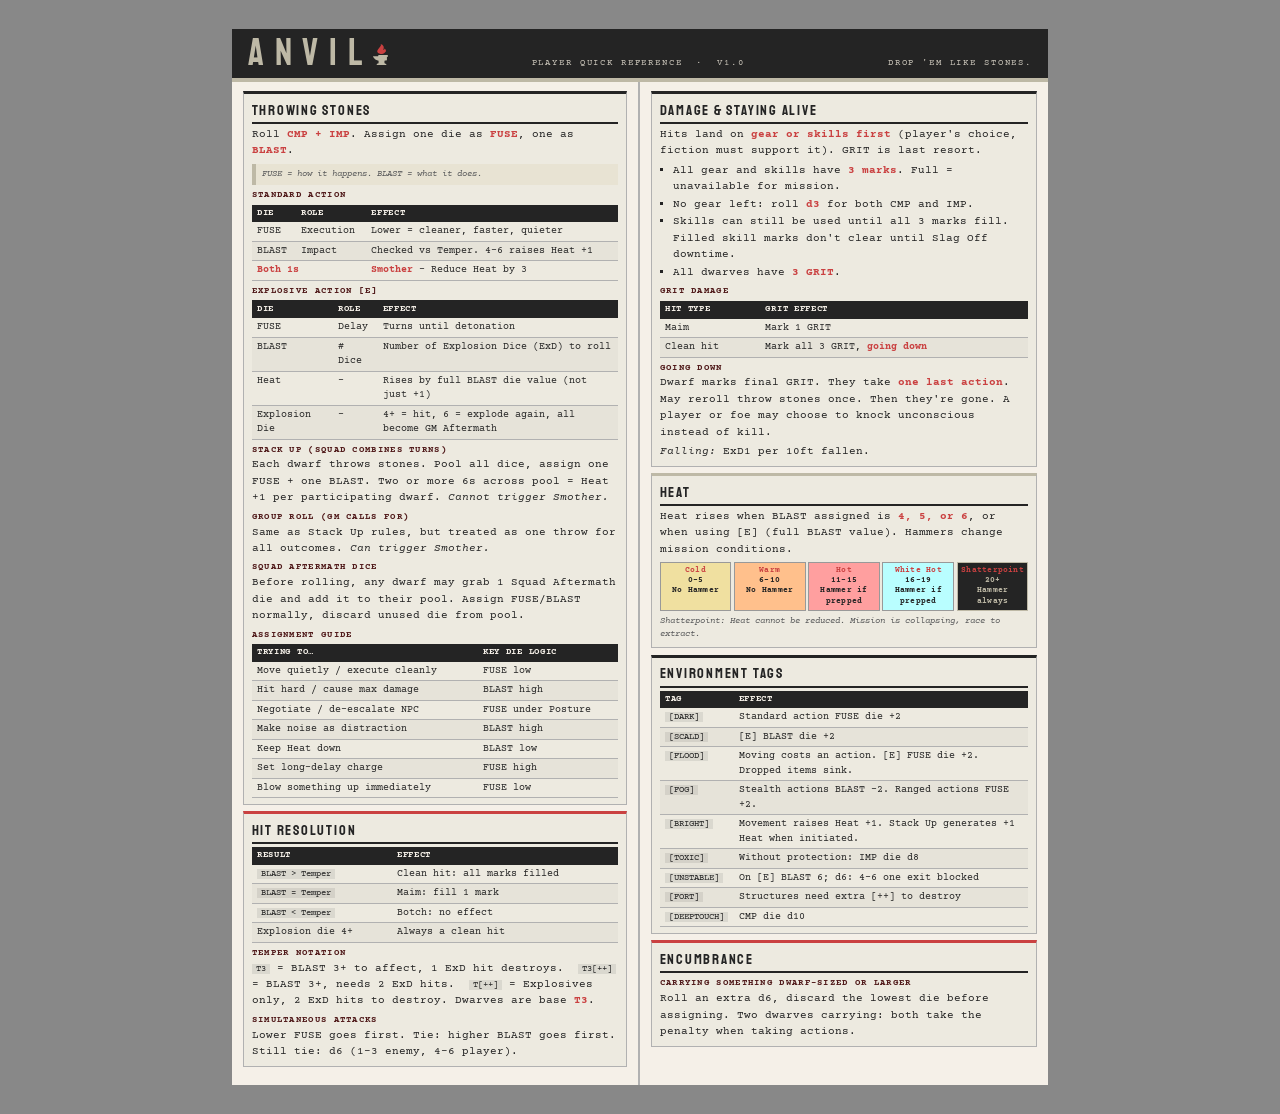
<file: ANVIL/misc/cheatsheet.html>
<!DOCTYPE html>
<html lang="en">

<head>
    <meta charset="UTF-8">
    <title>ANVIL - Player Quick Reference</title>
    <link rel="preconnect" href="https://fonts.googleapis.com">
    <link rel="preconnect" href="https://fonts.gstatic.com" crossorigin>
    <link href="https://fonts.googleapis.com/css2?family=Staatliches&family=Courier+Prime:ital,wght@0,400;0,700;1,400&display=swap" rel="stylesheet">
    <style>
        :root {
            --main: #511b1b;
            --highlight: #beb9a6;
            --tert: #715d78;
            --terhi: #ca4141;
            --bg: #f5f0e8;
            --border: #b1b1b1;
            --text: #242424;
            --faint: #58595a;
            --card-bg: #edeae0;
        }

        * {
            box-sizing: border-box;
            margin: 0;
            padding: 0;
        }

        body {
            background: #888;
            font-family: 'Courier Prime', 'Courier New', monospace;
            font-size: 8.5pt;
            line-height: 1.45;
            color: var(--text);
        }

        .page {
            width: 8.5in;
            height: 11in;
            background: var(--bg);
            margin: 0.3in auto;
            overflow: hidden;
            display: flex;
            flex-direction: column;
        }

        /* ── HEADER ── */
        .header {
            background: var(--text);
            color: var(--bg);
            display: flex;
            align-items: baseline;
            justify-content: space-between;
            padding: 5pt 12pt 4pt;
            border-bottom: 3pt solid var(--highlight);
            flex-shrink: 0;
        }

        .header-title {
            font-family: 'Staatliches', sans-serif;
            font-size: 28pt;
            letter-spacing: 8pt;
            color: var(--highlight);
            line-height: 1;
        }

        .header-sub {
            font-size: 7pt;
            letter-spacing: 0.2em;
            text-transform: uppercase;
            color: #c8c3b8;
        }

        .cls-1 {
            fill: var(--highlight);
        }

        .cls-2 {
            fill: var(--terhi);
        }

        /* ── TWO-COL BODY ── */
        .body {
            display: grid;
            grid-template-columns: 1fr 1fr;
            gap: 0;
            flex: 1;
            overflow: hidden;
        }

        .col {
            padding: 7pt 8pt 6pt;
            display: flex;
            flex-direction: column;
            gap: 5pt;
            overflow: hidden;
        }

        .col:first-child {
            border-right: 2pt solid var(--border);
        }

        /* ── SECTION ── */
        .sec-head {
            font-family: 'Staatliches', sans-serif;
            font-size: 11pt;
            letter-spacing: 0.12em;
            color: var(--text);
            border-bottom: 1.5pt solid var(--text);
            padding-bottom: 1pt;
            margin-bottom: 2pt;
            text-transform: uppercase;
        }

        .sub-head {
            font-size: 6.5pt;
            font-weight: bold;
            letter-spacing: 0.15em;
            text-transform: uppercase;
            color: var(--main);
            margin-top: 3pt;
            margin-bottom: 1pt;
        }

        /* ── BLOCK ── */
        .block {
            background: var(--card-bg);
            border-top: 2.5pt solid var(--text);
            border: 1pt solid #b1b1b1;
            border-top: 2.5pt solid var(--text);
            padding: 4pt 6pt;
        }

        .block.red {
            border-top-color: var(--terhi);
        }

        .block.gold {
            border-top-color: var(--highlight);
        }

        .block.purple {
            border-top-color: var(--tert);
        }

        /* ── TABLE ── */
        table {
            width: 100%;
            border-collapse: collapse;
            font-size: 7.5pt;
            margin-top: 2pt;
        }

        th {
            background: var(--text);
            color: var(--bg);
            text-align: left;
            padding: 2pt 4pt;
            font-size: 6.5pt;
            letter-spacing: 0.08em;
            text-transform: uppercase;
        }

        td {
            padding: 1.5pt 4pt;
            border-bottom: 0.5pt solid var(--border);
            vertical-align: top;
        }

        tr:nth-child(even) td {
            background: rgba(0, 0, 0, 0.03);
        }

        /* ── HEAT TRACK ── */
        .heat-track {
            display: flex;
            gap: 2pt;
            margin-top: 3pt;
        }

        .hs {
            flex: 1;
            text-align: center;
            font-size: 6pt;
            font-weight: bold;
            letter-spacing: 0.03em;
            padding: 2pt 1pt;
            border: 1pt solid #999;
            line-height: 1.3;
        }

        .hs.cold {
            background: #f0e0a0;
        }

        .hs.warm {
            background: #ffc08c;
        }

        .hs.hot {
            background: #ff9f9f;
        }

        .hs.wh {
            background: #b9feff;
        }

        .hs.shatter {
            background: var(--text);
            color: var(--highlight);
            border-color: var(--highlight);
        }

        /* ── CALLOUT ── */
        .callout {
            border-left: 3pt solid var(--highlight);
            background: rgba(189, 163, 96, 0.1);
            padding: 3pt 5pt;
            font-style: italic;
            color: var(--faint);
            font-size: 7pt;
            margin-top: 3pt;
        }

        code {
            background: rgba(0, 0, 0, 0.08);
            padding: 0 3pt;
            font-family: 'Courier Prime', monospace;
            font-size: 7pt;
        }

        strong {
            color: var(--terhi);
        }

        p {
            margin-bottom: 2pt;
        }

        p:last-child {
            margin-bottom: 0;
        }

        ul {
            padding-left: 10pt;
            margin: 2pt 0;
            list-style-type: square;
        }

        li {
            margin-bottom: 1pt;
        }

        .env-tag {
            display: inline-block;
            background: var(--text);
            color: var(--highlight);
            font-size: 6pt;
            padding: 0.5pt 3pt;
            font-weight: bold;
            letter-spacing: 0.05em;
        }

        .inline-rule {
            border: none;
            border-top: 1pt solid var(--border);
            margin: 3pt 0;
        }

        @media print {
            body {
                background: white;
            }

            .page {
                margin: 0;
                box-shadow: none;
            }
        }
    </style>
</head>

<body>
    <div class="page">

        <!-- HEADER -->
        <div class="header">
            <div><span class="header-title">ANVIL</span><svg id="Layer_2" data-name="Layer 2" xmlns="http://www.w3.org/2000/svg" viewBox="0 0 76.74 108.55" width="15px">
                <g id="Layer_2-2" data-name="Layer 2">
                    <g id="Layer_1-2" data-name="Layer 1-2">
                        <path class="cls-1" d="M76.65,60.56c-.24-2.11-1.81-3.63-3.59-3.81-3.53-.35-43.06,0-43.06,0-2.75.29-3.88,3.11-3.61,6.04H1.75c-1.01.1-1.91.41-1.73,1.79.12.92,2.15,3.9,2.76,4.79,5.44,7.95,12.39,13.1,21.19,14.57.85.14,2.03.05,2.84.22.56.12,1.3,2.66,1.47,3.35.95,3.88.61,8.44-1.22,11.91-2.69.02-5.14.33-6.98,2.81-.88,1.19-2.7,5.63-.76,6.33l48.73-.05c1.36-.73.31-4.09-.26-5.24-1.56-3.12-4.54-3.97-7.49-3.78-2.63-4.38-2.46-10.7-.11-15.23,2.77-.67,8.43.29,10.19-1.05.22-.17.88-.91.91-2.25.09-3.77,0-15.06,0-15.06h4.12c.41,0,1.13-.8,1.23-1.31.14-.7.11-3.25.02-4.02h-.01Z" />
                    </g>
                    <path class="cls-2" d="M59.11,23.55c-.2.59-.17,1.21-.33,1.81-.69,2.68-3.27,4.65-6.39,5.85.68-2.4,1.51-4.78,2-7.2,2.11-10.48-.6-18.53-12.89-23.17-.49-.19-2-.79-2.43-.84-.34-.04-.12.11-.07.19,1.7,3.17,2.07,4.65.59,8.19-4.17,10-21.88,21.88-17.3,32.66,1.51,3.56,5.13,6.16,9.15,8.19.32.21,1.52.63,2.82,1.06,2.67.89,5.46,1.37,8.27,1.4,1.48.02,3.13-.01,4.66-.14,2.55-.21,4.97-1.18,6.99-2.75,4.93-3.84,12.15-11.03,12.28-12.26.53-5.15-3.02-9.6-7.33-13.01Z" />
                </g>
            </svg></div>
            <span class="header-sub">Player Quick Reference &nbsp;·&nbsp; v1.0</span>
            <span class="header-sub">Drop 'em like stones.</span>
        </div>

        <div class="body">

            <!-- LEFT COL -->
            <div class="col">

                <!-- THROWING STONES -->
                <div class="block">
                    <div class="sec-head">Throwing Stones</div>
                    <p>Roll <strong>CMP + IMP</strong>. Assign one die as <strong>FUSE</strong>, one as <strong>BLAST</strong>.</p>
                    <div class="callout">FUSE = <em>how</em> it happens. BLAST = <em>what</em> it does.</div>

                    <div class="sub-head">Standard Action</div>
                    <table>
                        <thead>
                            <tr>
                                <th>Die</th>
                                <th>Role</th>
                                <th>Effect</th>
                            </tr>
                        </thead>
                        <tbody>
                            <tr>
                                <td>FUSE</td>
                                <td>Execution</td>
                                <td>Lower = cleaner, faster, quieter</td>
                            </tr>
                            <tr>
                                <td>BLAST</td>
                                <td>Impact</td>
                                <td>Checked vs Temper. 4-6 raises Heat +1</td>
                            </tr>
                            <tr>
                                <td colspan="2"><strong>Both 1s</strong></td>
                                <td><strong>Smother</strong> - Reduce Heat by 3</td>
                            </tr>
                        </tbody>
                    </table>

                    <div class="sub-head">Explosive Action [E]</div>
                    <table>
                        <thead>
                            <tr>
                                <th>Die</th>
                                <th>Role</th>
                                <th>Effect</th>
                            </tr>
                        </thead>
                        <tbody>
                            <tr>
                                <td>FUSE</td>
                                <td>Delay</td>
                                <td>Turns until detonation</td>
                            </tr>
                            <tr>
                                <td>BLAST</td>
                                <td># Dice</td>
                                <td>Number of Explosion Dice (ExD) to roll</td>
                            </tr>
                            <tr>
                                <td>Heat</td>
                                <td>-</td>
                                <td>Rises by full BLAST die value (not just +1)</td>
                            </tr>
                            <tr>
                                <td>Explosion Die</td>
                                <td>-</td>
                                <td>4+ = hit, 6 = explode again, all become GM Aftermath</td>
                            </tr>
                        </tbody>
                    </table>

                    <div class="sub-head">Stack Up (squad combines turns)</div>
                    <p>Each dwarf throws stones. Pool all dice, assign one FUSE + one BLAST. Two or more 6s across pool = Heat +1 per participating dwarf. <em>Cannot trigger Smother.</em></p>

                    <div class="sub-head">Group Roll (GM calls for)</div>
                    <p>Same as Stack Up rules, but treated as one throw for all outcomes. <em>Can trigger Smother.</em></p>

                    <div class="sub-head">Squad Aftermath Dice</div>
                    <p>Before rolling, any dwarf may grab 1 Squad Aftermath die and add it to their pool. Assign FUSE/BLAST normally, discard unused die from pool.</p>

                    <div class="sub-head">Assignment Guide</div>
                    <table>
                        <thead>
                            <tr>
                                <th>Trying to…</th>
                                <th>Key die logic</th>
                            </tr>
                        </thead>
                        <tbody>
                            <tr>
                                <td>Move quietly / execute cleanly</td>
                                <td>FUSE low</td>
                            </tr>
                            <tr>
                                <td>Hit hard / cause max damage</td>
                                <td>BLAST high</td>
                            </tr>
                            <tr>
                                <td>Negotiate / de-escalate NPC</td>
                                <td>FUSE under Posture</td>
                            </tr>
                            <tr>
                                <td>Make noise as distraction</td>
                                <td>BLAST high</td>
                            </tr>
                            <tr>
                                <td>Keep Heat down</td>
                                <td>BLAST low</td>
                            </tr>
                            <tr>
                                <td>Set long-delay charge</td>
                                <td>FUSE high</td>
                            </tr>
                            <tr>
                                <td>Blow something up immediately</td>
                                <td>FUSE low</td>
                            </tr>
                        </tbody>
                    </table>
                </div>

                <!-- HIT RESOLUTION -->
                <div class="block red">
                    <div class="sec-head">Hit Resolution</div>
                    <table>
                        <thead>
                            <tr>
                                <th>Result</th>
                                <th>Effect</th>
                            </tr>
                        </thead>
                        <tbody>
                            <tr>
                                <td><code>BLAST &gt; Temper</code></td>
                                <td>Clean hit: all marks filled</td>
                            </tr>
                            <tr>
                                <td><code>BLAST = Temper</code></td>
                                <td>Maim: fill 1 mark</td>
                            </tr>
                            <tr>
                                <td><code>BLAST &lt; Temper</code></td>
                                <td>Botch: no effect</td>
                            </tr>
                            <tr>
                                <td>Explosion die 4+</td>
                                <td>Always a clean hit</td>
                            </tr>
                        </tbody>
                    </table>
                    <div class="sub-head">Temper Notation</div>
                    <p><code>T3</code> = BLAST 3+ to affect, 1 ExD hit destroys. &nbsp;<code>T3[++]</code> = BLAST 3+, needs 2 ExD hits. &nbsp;<code>T[++]</code> = Explosives only, 2 ExD hits to destroy. Dwarves are base <strong>T3</strong>.</p>

                    <div class="sub-head">Simultaneous Attacks</div>
                    <p>Lower FUSE goes first. Tie: higher BLAST goes first. Still tie: d6 (1-3 enemy, 4-6 player).</p>
                </div>

            </div><!-- /left col -->

            <!-- RIGHT COL -->
            <div class="col">

                <!-- DAMAGE & GRIT -->
                <div class="block">
                    <div class="sec-head">Damage &amp; Staying Alive</div>
                    <p>Hits land on <strong>gear or skills first</strong> (player's choice, fiction must support it). GRIT is last resort.</p>
                    <ul>
                        <li>All gear and skills have <strong>3 marks</strong>. Full = unavailable for mission.</li>
                        <li>No gear left: roll <strong>d3</strong> for both CMP and IMP.</li>
                        <li>Skills can still be used until all 3 marks fill. Filled skill marks don't clear until Slag Off downtime.</li>
                        <li>All dwarves have <strong>3 GRIT</strong>.</li>
                    </ul>
                    <div class="sub-head">GRIT Damage</div>
                    <table>
                        <thead>
                            <tr>
                                <th>Hit type</th>
                                <th>GRIT effect</th>
                            </tr>
                        </thead>
                        <tbody>
                            <tr>
                                <td>Maim</td>
                                <td>Mark 1 GRIT</td>
                            </tr>
                            <tr>
                                <td>Clean hit</td>
                                <td>Mark all 3 GRIT, <strong>going down</strong></td>
                            </tr>
                        </tbody>
                    </table>
                    <div class="sub-head">Going Down</div>
                    <p>Dwarf marks final GRIT. They take <strong>one last action</strong>. May reroll throw stones once. Then they're gone. A player or foe may choose to knock unconscious instead of kill.</p>
                    <p><em>Falling:</em> ExD1 per 10ft fallen.</p>
                </div>

                <!-- HEAT -->
                <div class="block gold">
                    <div class="sec-head">Heat</div>
                    <p>Heat rises when BLAST assigned is <strong>4, 5, or 6</strong>, or when using [E] (full BLAST value). Hammers change mission conditions.</p>
                    <div class="heat-track">
                        <div class="hs cold"><strong>Cold</strong><br>0-5<br>No Hammer</div>
                        <div class="hs warm"><strong>Warm</strong><br>6-10<br>No Hammer</div>
                        <div class="hs hot"><strong>Hot</strong><br>11-15<br>Hammer if prepped</div>
                        <div class="hs wh"><strong>White Hot</strong><br>16-19<br>Hammer if prepped</div>
                        <div class="hs shatter"><strong>Shatter&shy;point</strong><br>20+<br>Hammer always</div>
                    </div>
                    <p style="margin-top:3pt;font-size:7pt;color:var(--faint)"><em>Shatterpoint: Heat cannot be reduced. Mission is collapsing, race to extract.</em></p>
                </div>

                <!-- ENVIRONMENT TAGS -->
                <div class="block">
                    <div class="sec-head">Environment Tags</div>
                    <table>
                        <thead>
                            <tr>
                                <th>Tag</th>
                                <th>Effect</th>
                            </tr>
                        </thead>
                        <tbody>
                            <tr>
                                <td><code>[DARK]</code></td>
                                <td>Standard action FUSE die +2</td>
                            </tr>
                            <tr>
                                <td><code>[SCALD]</code></td>
                                <td>[E] BLAST die +2</td>
                            </tr>
                            <tr>
                                <td><code>[FLOOD]</code></td>
                                <td>Moving costs an action. [E] FUSE die +2. Dropped items sink.</td>
                            </tr>
                            <tr>
                                <td><code>[FOG]</code></td>
                                <td>Stealth actions BLAST -2. Ranged actions FUSE +2.</td>
                            </tr>
                            <tr>
                                <td><code>[BRIGHT]</code></td>
                                <td>Movement raises Heat +1. Stack Up generates +1 Heat when initiated.</td>
                            </tr>
                            <tr>
                                <td><code>[TOXIC]</code></td>
                                <td>Without protection: IMP die d8</td>
                            </tr>
                            <tr>
                                <td><code>[UNSTABLE]</code></td>
                                <td>On [E] BLAST 6; d6: 4-6 one exit blocked</td>
                            </tr>
                            <tr>
                                <td><code>[FORT]</code></td>
                                <td>Structures need extra [++] to destroy</td>
                            </tr>
                            <tr>
                                <td><code>[DEEPTOUCH]</code></td>
                                <td>CMP die d10</td>
                            </tr>
                        </tbody>
                    </table>
                </div>

                <!-- ENCUMBRANCE -->
                <div class="block red">
                    <div class="sec-head">Encumbrance</div>
                    <div class="sub-head">Carrying something dwarf-sized or larger</div>
                    <p>Roll an extra d6, discard the lowest die before assigning. Two dwarves carrying: both take the penalty when taking actions.</p>
                </div>

            </div><!-- /right col -->
        </div><!-- /body -->
    </div><!-- /page -->
</body>

</html>
</file>
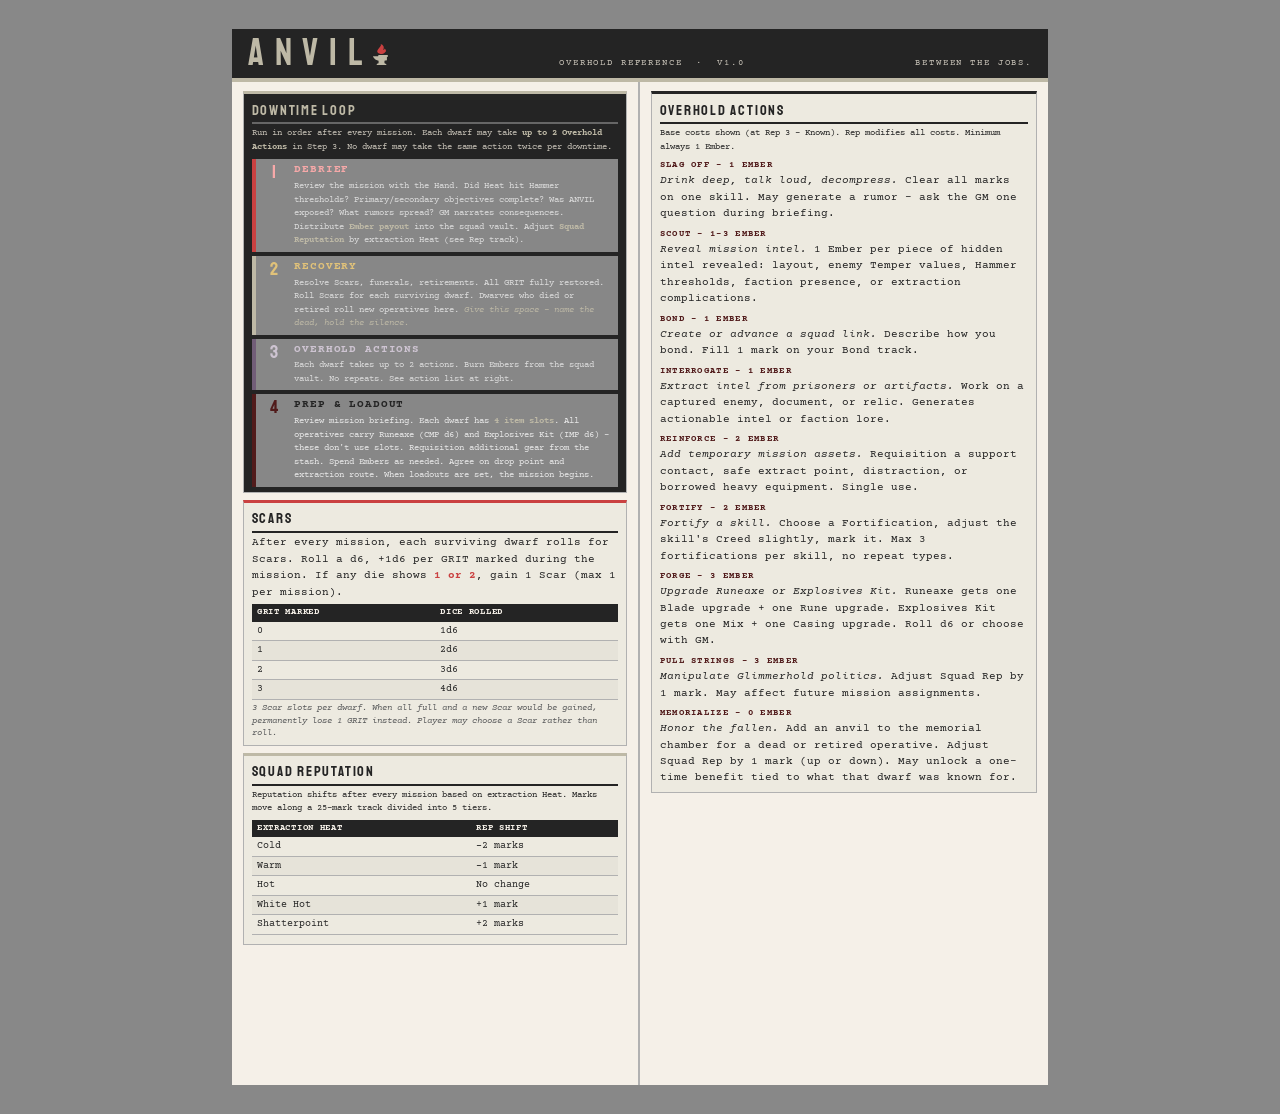
<file: ANVIL/misc/downtime-cheat.html>
<!DOCTYPE html>
<html lang="en">
<head>
<meta charset="UTF-8">
<title>ANVIL - Overhold & Loadout Reference</title>
<link rel="preconnect" href="https://fonts.googleapis.com">
<link rel="preconnect" href="https://fonts.gstatic.com" crossorigin>
<link href="https://fonts.googleapis.com/css2?family=Staatliches&family=Courier+Prime:ital,wght@0,400;0,700;1,400&display=swap" rel="stylesheet">
<style>
  :root {
    --main: #511b1b;
    --highlight: #beb9a6;
    --tert: #715d78;
    --terhi: #ca4141;
    --bg: #f5f0e8;
    --border: #b1b1b1;
    --text: #242424;
    --faint: #58595a;
    --card-bg: #edeae0;
  }

  * { box-sizing: border-box; margin: 0; padding: 0; }

  body {
    background: #888;
    font-family: 'Courier Prime', 'Courier New', monospace;
    font-size: 8.5pt;
    line-height: 1.45;
    color: var(--text);
  }

  .page {
    width: 8.5in;
    height: 11in;
    background: var(--bg);
    margin: 0.3in auto;
    overflow: hidden;
    display: flex;
    flex-direction: column;
  }

  /* ── HEADER ── */
  .header {
    background: var(--text);
    color: var(--bg);
    display: flex;
    align-items: baseline;
    justify-content: space-between;
    padding: 5pt 12pt 4pt;
    border-bottom: 3pt solid var(--highlight);
    flex-shrink: 0;
  }

  .header-title {
    font-family: 'Staatliches', sans-serif;
    font-size: 28pt;
    letter-spacing: 8pt;
    color: var(--highlight);
    line-height: 1;
  }

  .header-sub {
    font-size: 7pt;
    letter-spacing: 0.2em;
    text-transform: uppercase;
    color: #c8c3b8;
  }

  .cls-1 {
            fill: var(--highlight);
        }

        .cls-2 {
            fill: var(--terhi);
        }

  /* ── TWO-COL BODY ── */
  .body {
    display: grid;
    grid-template-columns: 1fr 1fr;
    gap: 0;
    flex: 1;
    overflow: hidden;
  }

  .col {
    padding: 7pt 8pt 6pt;
    display: flex;
    flex-direction: column;
    gap: 5pt;
    overflow: hidden;
  }

  .col:first-child {
    border-right: 2pt solid var(--border);
  }

  /* ── SECTION ── */
  .sec-head {
    font-family: 'Staatliches', sans-serif;
    font-size: 11pt;
    letter-spacing: 0.12em;
    color: var(--text);
    border-bottom: 1.5pt solid var(--text);
    padding-bottom: 1pt;
    margin-bottom: 2pt;
    text-transform: uppercase;
  }

  .sub-head {
    font-size: 6.5pt;
    font-weight: bold;
    letter-spacing: 0.15em;
    text-transform: uppercase;
    color: var(--main);
    margin-top: 4pt;
    margin-bottom: 1pt;
  }

  /* ── BLOCK ── */
  .block {
    background: var(--card-bg);
    border: 1pt solid #b1b1b1;
    border-top: 2.5pt solid var(--text);
    padding: 4pt 6pt;
  }

  .block.red    { border-top-color: var(--terhi); }
  .block.gold   { border-top-color: var(--highlight); }
  .block.purple { border-top-color: var(--tert); }
  .block.dark   { background: var(--text); color: #e9e9e9; border-top-color: var(--highlight); }
  .block.dark .sec-head   { color: var(--highlight); border-color: rgba(255,255,255,0.3); }
  .block.dark .sub-head   { color: var(--highlight); }
  .block.dark th          { background: rgba(255,255,255,0.12); color: var(--highlight); }
  .block.dark td          { border-color: rgba(255,255,255,0.1); color: #ddd; }
  .block.dark strong      { color: var(--highlight); }
  .block.dark .callout    { border-color: var(--highlight); color: var(--highlight); background: rgba(190,185,166,0.08); }

  /* ── PHASE STEPS ── */
  .phase-steps {
    display: flex;
    flex-direction: column;
    gap: 3pt;
  }

  .phase-step {
    display: flex;
    gap: 6pt;
    align-items: flex-start;
    padding: 3pt 5pt;
    background: rgba(255,255,255,0.45);
    border-left: 3pt solid var(--main);
  }

  .phase-step.red   { border-left-color: var(--terhi); }
  .phase-step.gold  { border-left-color: var(--highlight); }
  .phase-step.purple{ border-left-color: var(--tert); }

  .phase-num {
    font-family: 'Staatliches', sans-serif;
    font-size: 14pt;
    color: var(--main);
    line-height: 1;
    min-width: 18pt;
    text-align: center;
  }

  .phase-step.red    .phase-num { color: var(--terhi); }
  .phase-step.gold   .phase-num { color: #9a7a2e; }
  .phase-step.purple .phase-num { color: var(--tert); }

  .phase-content { flex: 1; }
  .phase-label {
    font-weight: bold;
    font-size: 8pt;
    text-transform: uppercase;
    letter-spacing: 0.08em;
    color: var(--text);
    display: block;
    margin-bottom: 1pt;
  }

  /* ── TABLE ── */
  table {
    width: 100%;
    border-collapse: collapse;
    font-size: 7.5pt;
    margin-top: 2pt;
  }

  th {
    background: var(--text);
    color: var(--bg);
    text-align: left;
    padding: 2pt 4pt;
    font-size: 6.5pt;
    letter-spacing: 0.08em;
    text-transform: uppercase;
  }

  td {
    padding: 1.5pt 4pt;
    border-bottom: 0.5pt solid var(--border);
    vertical-align: top;
  }

  tr:nth-child(even) td { background: rgba(0,0,0,0.03); }

  /* ── CALLOUT ── */
  .callout {
    border-left: 3pt solid var(--highlight);
    background: rgba(189,163,96,0.1);
    padding: 3pt 5pt;
    font-style: italic;
    color: var(--faint);
    font-size: 7pt;
    margin-top: 3pt;
  }

  /* ── REP TRACK ── */
  .rep-track {
    display: flex;
    flex-direction: column;
    gap: 2pt;
    margin-top: 3pt;
  }

  .rep-row {
    display: flex;
    align-items: baseline;
    gap: 5pt;
    padding: 2pt 4pt;
    border-bottom: 0.5pt solid var(--border);
    font-size: 7.5pt;
  }

  .rep-row:last-child { border-bottom: none; }

  .rep-tier-name {
    font-family: 'Staatliches', sans-serif;
    font-size: 10pt;
    color: var(--main);
    min-width: 52pt;
    line-height: 1;
  }

  .rep-boxes {
    display: flex;
    gap: 2pt;
    align-items: center;
  }

  .rep-box {
    width: 8pt;
    height: 8pt;
    border: 1pt solid var(--text);
    background: var(--bg);
    display: inline-block;
  }

  .rep-effect {
    color: var(--faint);
    font-size: 7pt;
    flex: 1;
    font-style: italic;
  }

  /* ── ITEM TAGS ── */
  .tags-row {
    display: flex;
    flex-wrap: wrap;
    gap: 3pt;
    margin-top: 3pt;
  }

  .tag-pill {
    background: var(--text);
    color: var(--highlight);
    font-size: 6.5pt;
    padding: 1pt 4pt;
    letter-spacing: 0.05em;
    font-weight: bold;
  }

  code {
    background: rgba(0,0,0,0.08);
    padding: 0 3pt;
    font-family: 'Courier Prime', monospace;
    font-size: 7pt;
  }

  strong { color: var(--terhi); }

  p { margin-bottom: 2pt; }
  p:last-child { margin-bottom: 0; }

  ul {
    padding-left: 10pt;
    margin: 2pt 0;
    list-style-type: square;
  }

  li { margin-bottom: 1pt; }

  .inline-note {
    font-size: 6.5pt;
    color: var(--faint);
    font-style: italic;
    margin-top: 2pt;
  }

  @media print {
    body { background: white; }
    .page { margin: 0; box-shadow: none; }
  }
</style>
</head>
<body>
<div class="page">

  <!-- HEADER -->
  <div class="header">
    <div><span class="header-title">ANVIL</span><svg id="Layer_2" data-name="Layer 2" xmlns="http://www.w3.org/2000/svg" viewBox="0 0 76.74 108.55" width="15px">
                <g id="Layer_2-2" data-name="Layer 2">
                    <g id="Layer_1-2" data-name="Layer 1-2">
                        <path class="cls-1" d="M76.65,60.56c-.24-2.11-1.81-3.63-3.59-3.81-3.53-.35-43.06,0-43.06,0-2.75.29-3.88,3.11-3.61,6.04H1.75c-1.01.1-1.91.41-1.73,1.79.12.92,2.15,3.9,2.76,4.79,5.44,7.95,12.39,13.1,21.19,14.57.85.14,2.03.05,2.84.22.56.12,1.3,2.66,1.47,3.35.95,3.88.61,8.44-1.22,11.91-2.69.02-5.14.33-6.98,2.81-.88,1.19-2.7,5.63-.76,6.33l48.73-.05c1.36-.73.31-4.09-.26-5.24-1.56-3.12-4.54-3.97-7.49-3.78-2.63-4.38-2.46-10.7-.11-15.23,2.77-.67,8.43.29,10.19-1.05.22-.17.88-.91.91-2.25.09-3.77,0-15.06,0-15.06h4.12c.41,0,1.13-.8,1.23-1.31.14-.7.11-3.25.02-4.02h-.01Z" />
                    </g>
                    <path class="cls-2" d="M59.11,23.55c-.2.59-.17,1.21-.33,1.81-.69,2.68-3.27,4.65-6.39,5.85.68-2.4,1.51-4.78,2-7.2,2.11-10.48-.6-18.53-12.89-23.17-.49-.19-2-.79-2.43-.84-.34-.04-.12.11-.07.19,1.7,3.17,2.07,4.65.59,8.19-4.17,10-21.88,21.88-17.3,32.66,1.51,3.56,5.13,6.16,9.15,8.19.32.21,1.52.63,2.82,1.06,2.67.89,5.46,1.37,8.27,1.4,1.48.02,3.13-.01,4.66-.14,2.55-.21,4.97-1.18,6.99-2.75,4.93-3.84,12.15-11.03,12.28-12.26.53-5.15-3.02-9.6-7.33-13.01Z" />
                </g>
            </svg></div>
    <span class="header-sub">Overhold Reference &nbsp;·&nbsp; v1.0</span>
    <span class="header-sub">Between the jobs.</span>
  </div>

  <div class="body">

    <!-- ════════ LEFT COLUMN ════════ -->
    <div class="col">

      <!-- DOWNTIME LOOP -->
      <div class="block dark">
        <div class="sec-head">Downtime Loop</div>
        <p style="font-size:7pt;color:#c8c3b8;margin-bottom:4pt;">Run in order after every mission. Each dwarf may take <strong>up to 2 Overhold Actions</strong> in Step 3. No dwarf may take the same action twice per downtime.</p>
        <div class="phase-steps">
          <div class="phase-step red">
            <div class="phase-num" style="color: #f7a9a9">1</div>
            <div class="phase-content">
              <span class="phase-label" style="color: #f7a9a9">Debrief</span>
              <p style="font-size:7pt;color:#ddd;">Review the mission with the Hand. Did Heat hit Hammer thresholds? Primary/secondary objectives complete? Was ANVIL exposed? What rumors spread? GM narrates consequences. Distribute <strong>Ember payout</strong> into the squad vault. Adjust <strong>Squad Reputation</strong> by extraction Heat (see Rep track).</p>
            </div>
          </div>
          <div class="phase-step gold">
            <div class="phase-num" style="color:#e1c279;">2</div>
            <div class="phase-content">
              <span class="phase-label" style="color:#e1c279;">Recovery</span>
              <p style="font-size:7pt;color:#ddd;">Resolve Scars, funerals, retirements. All GRIT fully restored. Roll Scars for each surviving dwarf. Dwarves who died or retired roll new operatives here. <em style="color:var(--highlight)">Give this space - name the dead, hold the silence.</em></p>
            </div>
          </div>
          <div class="phase-step purple">
            <div class="phase-num" style="color:#cec4d2;">3</div>
            <div class="phase-content">
              <span class="phase-label" style="color:#cec4d2;">Overhold Actions</span>
              <p style="font-size:7pt;color:#ddd;">Each dwarf takes up to 2 actions. Burn Embers from the squad vault. No repeats. See action list at right.</p>
            </div>
          </div>
          <div class="phase-step">
            <div class="phase-num">4</div>
            <div class="phase-content">
              <span class="phase-label">Prep &amp; Loadout</span>
              <p style="font-size:7pt;">Review mission briefing. Each dwarf has <strong>4 item slots</strong>. All operatives carry Runeaxe (CMP d6) and Explosives Kit (IMP d6) - these don't use slots. Requisition additional gear from the stash. Spend Embers as needed. Agree on drop point and extraction route. When loadouts are set, the mission begins.</p>
            </div>
          </div>
        </div>
      </div>

      <!-- SCARS -->
      <div class="block red">
        <div class="sec-head">Scars</div>
        <p>After every mission, each surviving dwarf rolls for Scars. Roll a d6, +1d6 per GRIT marked during the mission. If any die shows <strong>1 or 2</strong>, gain 1 Scar (max 1 per mission).</p>
        <table>
          <thead><tr><th>GRIT Marked</th><th>Dice Rolled</th></tr></thead>
          <tbody>
            <tr><td>0</td><td>1d6</td></tr>
            <tr><td>1</td><td>2d6</td></tr>
            <tr><td>2</td><td>3d6</td></tr>
            <tr><td>3</td><td>4d6</td></tr>
          </tbody>
        </table>
        <p class="inline-note">3 Scar slots per dwarf. When all full and a new Scar would be gained, permanently lose 1 GRIT instead. Player may choose a Scar rather than roll.</p>
      </div>

      <!-- REP TRACK -->
      <div class="block gold">
        <div class="sec-head">Squad Reputation</div>
        <p style="font-size:7pt;margin-bottom:3pt;">Reputation shifts after every mission based on extraction Heat. Marks move along a 25-mark track divided into 5 tiers.</p>
        <table style="margin-bottom:3pt;">
          <thead><tr><th>Extraction Heat</th><th>Rep Shift</th></tr></thead>
          <tbody>
            <tr><td>Cold</td><td>−2 marks</td></tr>
            <tr><td>Warm</td><td>−1 mark</td></tr>
            <tr><td>Hot</td><td>No change</td></tr>
            <tr><td>White Hot</td><td>+1 mark</td></tr>
            <tr><td>Shatterpoint</td><td>+2 marks</td></tr>
          </tbody>
        </table>
      </div>

    </div><!-- /left col -->

    <!-- ════════ RIGHT COLUMN ════════ -->
    <div class="col">

      <!-- OVERHOLD ACTIONS -->
      <div class="block">
        <div class="sec-head">Overhold Actions</div>
        <p style="font-size:7pt;margin-bottom:4pt;">Base costs shown (at Rep 3 - Known). Rep modifies all costs. Minimum always 1 Ember.</p>

        <div class="sub-head">Slag Off - 1 Ember</div>
        <p><em>Drink deep, talk loud, decompress.</em> Clear all marks on one skill. May generate a rumor - ask the GM one question during briefing.</p>

        <div class="sub-head">Scout - 1-3 Ember</div>
        <p><em>Reveal mission intel.</em> 1 Ember per piece of hidden intel revealed: layout, enemy Temper values, Hammer thresholds, faction presence, or extraction complications.</p>

        <div class="sub-head">Bond - 1 Ember</div>
        <p><em>Create or advance a squad link.</em> Describe how you bond. Fill 1 mark on your Bond track.</p>
        

        <div class="sub-head">Interrogate - 1 Ember</div>
        <p><em>Extract intel from prisoners or artifacts.</em> Work on a captured enemy, document, or relic. Generates actionable intel or faction lore.</p>

        <div class="sub-head">Reinforce - 2 Ember</div>
        <p><em>Add temporary mission assets.</em> Requisition a support contact, safe extract point, distraction, or borrowed heavy equipment. Single use.</p>

        <div class="sub-head">Fortify - 2 Ember</div>
        <p><em>Fortify a skill.</em> Choose a Fortification, adjust the skill's Creed slightly, mark it. Max 3 fortifications per skill, no repeat types.</p>

        <div class="sub-head">Forge - 3 Ember</div>
        <p><em>Upgrade Runeaxe or Explosives Kit.</em> Runeaxe gets one Blade upgrade + one Rune upgrade. Explosives Kit gets one Mix + one Casing upgrade. Roll d6 or choose with GM.</p>

        <div class="sub-head">Pull Strings - 3 Ember</div>
        <p><em>Manipulate Glimmerhold politics.</em> Adjust Squad Rep by 1 mark. May affect future mission assignments.</p>

        <div class="sub-head">Memorialize - 0 Ember</div>
        <p><em>Honor the fallen.</em> Add an anvil to the memorial chamber for a dead or retired operative. Adjust Squad Rep by 1 mark (up or down). May unlock a one-time benefit tied to what that dwarf was known for.</p>
      </div>

    </div><!-- /right col -->
  </div><!-- /body -->
</div><!-- /page -->
</body>
</html>
</file>
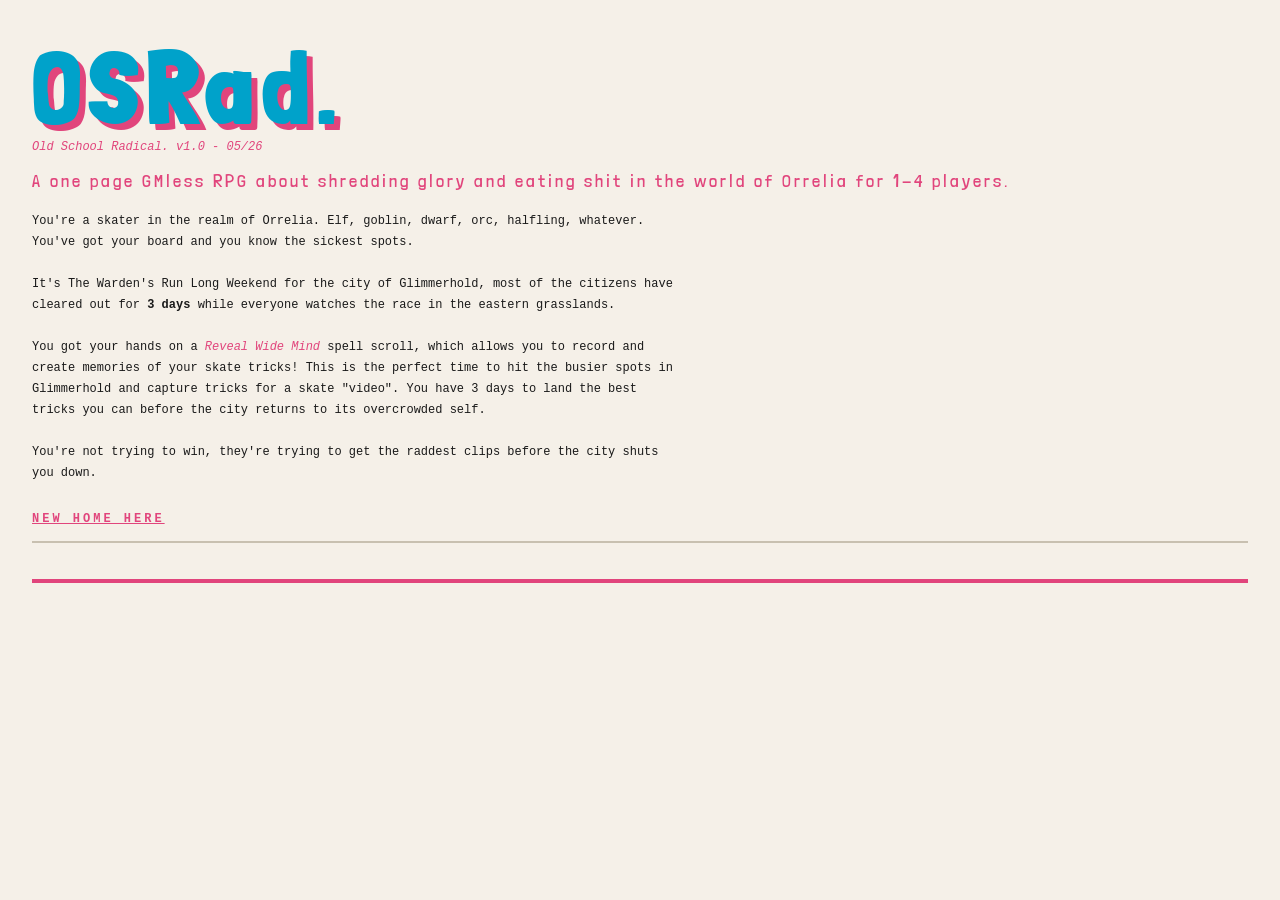
<file: lootgobs/raw/osrad/osrad.html>
<!DOCTYPE html>
<html lang="en">

<head>
    <meta charset="UTF-8">
    <meta name="viewport" content="width=device-width, initial-scale=1.0">
    <title>Old School Radical. A (mostly) One Page RPG.</title>
    <link rel="preconnect" href="https://fonts.googleapis.com">
    <link rel="preconnect" href="https://fonts.gstatic.com" crossorigin>
    <link href="https://fonts.googleapis.com/css2?family=Londrina+Solid:wght@100;300;400;900&display=swap"
        rel="stylesheet">
    <script src="https://ajax.googleapis.com/ajax/libs/jquery/3.7.1/jquery.min.js"></script>
    <style>
        :root {
            --main: #00a2ca;
            --highlight: #e1457c;
            --die: #6ab85b;
            --bg: #f5f0e8;
            --card-pink: #f6dee6;
            --card-blue: #dbedf7;
            --card-green: #dff2e1;
            --card-yellow: #f5f0cc;
            --border: #c8c0b0;
            --text: #1a1a1a;
            --faint: #d0c8b8;
        }

        *,
        *::before,
        *::after {
            box-sizing: border-box;
            margin: 0;
            padding: 0;
        }

        html {
            scroll-behavior: smooth;
        }

        body {
            background: var(--bg);
            color: var(--text);
            font-family: 'Courier New', Courier, monospace;
            font-size: 12px;
            line-height: 1.65;
            padding: 36px 32px 80px;
        }

        a {
            color: var(--highlight);
            font-family: 'Courier New', Courier, monospace;
            font-size: 12px;
        }

        a:hover {
            background-color: var(--main);
        }

        .page-header {
            margin-bottom: 36px;
            border-bottom: 4px solid var(--highlight);
            padding-bottom: 24px;
        }

        .page-header h1 {
            font-family: 'Londrina Solid', sans-serif;
            font-weight: 900;
            font-size: 8.5em;
            color: var(--main);
            letter-spacing: 8px;
            line-height: 1;
            text-shadow: 6px 6px 0 var(--highlight);
        }

        .page-header .tagline {
            font-family: 'Londrina Solid', sans-serif;
            font-weight: 300;
            font-size: 18px;
            letter-spacing: 3px;
            color: var(--highlight);
            margin-top: 6px;
        }

        .page-header .intro {
            margin-top: 16px;
            max-width: 650px;
            font-size: 12px;
            line-height: 1.75;
        }

        .two-col {
            display: flex;
            gap: 20px;
            align-items: flex-start;
        }

        .col {
            flex: 1;
            display: flex;
            flex-direction: column;
        }

        .col-fixed {
            flex: 0 0 360px;
            display: flex;
            flex-direction: column;
            gap: 16px;
        }

        .card {
            border-radius: 12px;
            padding: 18px 20px;
            border: 1px solid var(--border);
            margin-bottom: 16px;
        }

        .card.pink {
            background: var(--card-pink);
        }

        .card.blue {
            background: var(--card-blue);
        }

        .card.green {
            background: var(--card-green);
        }

        .card.yellow {
            background: var(--card-yellow);
        }

        h2 {
            font-family: 'Londrina Solid', sans-serif;
            font-weight: 900;
            font-size: 26px;
            letter-spacing: 3px;
            color: var(--main);
            border-bottom: 2px solid var(--border);
            padding-bottom: 6px;
            margin-bottom: 12px;
        }

        h3 {
            font-family: 'Londrina Solid', sans-serif;
            font-weight: 400;
            font-size: 15px;
            letter-spacing: 2px;
            color: var(--highlight);
            margin: 12px 0 6px;
            text-transform: uppercase;
        }

        p {
            margin-bottom: 8px;
        }

        strong {
            font-weight: bold;
        }

        em {
            font-style: italic;
            color: var(--highlight);
        }

        ul {
            list-style: none;
            padding: 0;
            margin-bottom: 10px;
        }

        ul li {
            padding: 3px 0 3px 16px;
            position: relative;
            border-bottom: 1px dotted var(--faint);
        }

        ul li:last-child {
            border-bottom: none;
        }

        ul li::before {
            content: '▸';
            position: absolute;
            left: 0;
            color: var(--main);
        }

        ol {
            padding-left: 18px;
            margin-bottom: 10px;
        }

        ol li {
            padding: 3px 0;
            border-bottom: 1px dotted var(--faint);
        }

        ol li:last-child {
            border-bottom: none;
        }

        blockquote {
            background: rgba(0, 0, 0, 0.05);
            border-left: 4px solid var(--highlight);
            padding: 10px 14px;
            font-size: 11px;
            line-height: 1.65;
            font-style: italic;
            margin: 10px 0;
            border-radius: 0 6px 6px 0;
        }

        blockquote strong {
            color: var(--highlight);
            font-style: normal;
        }

        blockquote ul,
        h3 {
            margin: 0px;
        }

        .card img {
            display: block;
            margin: 16px auto;
            max-width: 100%;
        }

        .pre {
            background: rgba(90, 90, 90, 0.07);
            border: 1px solid var(--border);
            border-radius: 6px;
            padding: 10px 14px;
            font-size: 11px;
            font-family: 'Courier New', monospace;
            margin: 8px 0;
        }

        code {
            font-family: 'Courier New', monospace;
            background: rgba(0, 0, 0, 0.07);
            padding: 1px 5px;
            border-radius: 3px;
            font-size: 11px;
        }

        table {
            width: 100%;
            border-collapse: collapse;
            margin: 8px 0 12px;
            font-size: 11px;
        }

        th {
            font-family: 'Londrina Solid', sans-serif;
            font-size: 13px;
            letter-spacing: 1px;
            color: var(--main);
            text-align: left;
            padding: 4px 8px;
            border-bottom: 2px solid var(--main);
            background: rgba(0, 200, 83, 0.08);
        }

        td {
            padding: 4px 8px;
            border-bottom: 1px solid var(--faint);
            vertical-align: top;
        }

        tr:last-child td {
            border-bottom: none;
        }

        tr:hover td {
            background: rgba(0, 0, 0, 0.03);
        }

        td:first-child {
            color: var(--highlight);
            font-weight: bold;
            white-space: nowrap;
        }

        .die {
            display: inline-flex;
            align-items: center;
            justify-content: center;
            width: 20px;
            height: 20px;
            border-radius: 5px;
            background: white;
            /* border: 2px solid var(--die); */
            flex-shrink: 0;
            vertical-align: middle;
        }

        .die svg {
            width: 18px;
            height: 18px;
        }

        .pd {
            fill: var(--die);
        }

        .trick-row {
            display: flex;
            align-items: center;
            gap: 4px;
            padding: 4px 0;
            border-bottom: 1px dotted var(--faint);
            font-size: 11px;
        }

        .trick-row:last-of-type {
            border-bottom: none;
        }

        .trick-row:hover {
            background: rgba(0, 0, 0, 0.03);
        }

        .trick-name {
            margin-left: 5px;
        }

        .dice-tables {
            display: flex;
            flex-wrap: wrap;
            gap: 14px;
        }

        .dice-tables>div {
            flex: 1;
        }

        .conditables,
        .feattables {
            display: flex;
            gap: 10px;
        }

        .note {
            font-size: 10px;
            color: #666;
            font-style: italic;
        }

        .loop-steps {
            display: flex;
            flex-direction: column;
            gap: 6px;
            margin-bottom: 16px;
        }

        .loop-step {
            display: flex;
            gap: 12px;
            align-items: center;
            background: rgba(0, 0, 0, 0.05);
            border-radius: 8px;
            padding: 8px 12px;
            border-left: 4px solid var(--main);
        }

        .loop-step .num {
            font-family: 'Londrina Solid', sans-serif;
            font-size: 30px;
            color: var(--main);
            line-height: 1;
            flex-shrink: 0;
            width: 26px;
        }

        .loop-step .txt {
            font-size: 12px;
            padding-top: 4px;
        }

        .loop-step .txt strong {
            color: var(--highlight);
        }

        .sheet-ref {
            margin-top: 16px;
            border-top: 3px dashed var(--highlight);
            padding-top: 28px;
        }

        .sheet-ref h2 {
            color: var(--highlight);
        }

        .sheet-ref p {
            font-size: 11px;
            color: #2d2a2a;
            font-style: italic;
        }

        .sheet-ref img {
            width: 100%;
            max-width: 960px;
            display: block;
            margin-top: 16px;
            border: 2px solid var(--border);
            border-radius: 10px;
        }

        hr {
            border: none;
            border-top: 1px solid var(--faint);
            margin: 10px 0;
        }

        .cputable {
            width: 50%;
        }

        .cputable2 {
            width: 100%;
        }

        #nav {
            position: fixed;
            bottom: 20px;
            right: 20px;
            z-index: 999;
        }

        #nav-toggle {
            width: 40px;
            height: 40px;
            border-radius: 50%;
            background: var(--main);
            color: #fff;
            border: none;
            font-size: 24px;
            cursor: pointer;
            display: flex;
            align-items: center;
            justify-content: center;
            padding-bottom: 6px;
            box-shadow: 0 2px 8px rgba(0, 0, 0, 0.25);
        }

        #nav-menu {
            display: none;
            position: absolute;
            bottom: 48px;
            right: 0;
            background: #fff;
            border: 1px solid #ddd;
            border-radius: 8px;
            padding: 6px 0;
            min-width: 180px;
            box-shadow: 0 4px 16px rgba(0, 0, 0, 0.12);
        }

        #nav-menu.open {
            display: block;
        }

        #nav-menu a {
            display: block;
            padding: 7px 16px;
            font-size: 12px;
            color: #333;
            text-decoration: none;
            font-family: var(--font, monospace);
        }

        #nav-menu a:hover {
            background: #fa9ad5;
        }

        @media only screen and (max-width: 960px) {
            .two-col {
                flex-direction: column;
                gap: 0;
            }

            .conditables {
                flex-direction: column;
            }

            .page-header h1 {
                font-size: 6.5em;
            }

            .feattables {
                flex-wrap: wrap;
            }

            .hideheader {
                display: none;
                margin-top: 0;
            }

            .tablemerge {
                margin-top: -20px;
                border-top: solid 0.2px #cfcfcf;
                width: 92%;
            }

            .cputable {
                width: 100%;
            }
        }
    </style>
</head>

<body>

    <div class="page-header">
        <h1>OSRad.</h1>
        <p><em>Old School Radical. v1.0 - 05/26</em></p>
        <div class="tagline">A one page GMless RPG about shredding glory and eating shit in the world of Orrelia for 1-4
            players.
        </div>
        <p class="intro">
            You're a skater in the realm of Orrelia. Elf, goblin, dwarf, orc, halfling, whatever. You've got your board
            and you know the sickest spots.<br><br>
            It's The Warden's Run Long Weekend for the city of Glimmerhold, most of the citizens have cleared out for
            <strong>3 days</strong> while everyone
            watches the race in the eastern grasslands.<br><br>
            You got your hands on a <em>Reveal Wide Mind</em> spell scroll, which allows you to record and create
            memories of your skate tricks! This is the perfect time to hit the busier spots in Glimmerhold and capture
            tricks for a skate "video". You have 3 days to land the best tricks you can before the city returns to its
            overcrowded self.<br><br>
            You're not trying to win, they're trying to get the raddest clips before the city shuts you down.
        </p>

        <h2><a href="https://ptcee.github.io/osrad/">NEW HOME HERE</a></h2>
    </div>

    <body>

</html>
</file>
